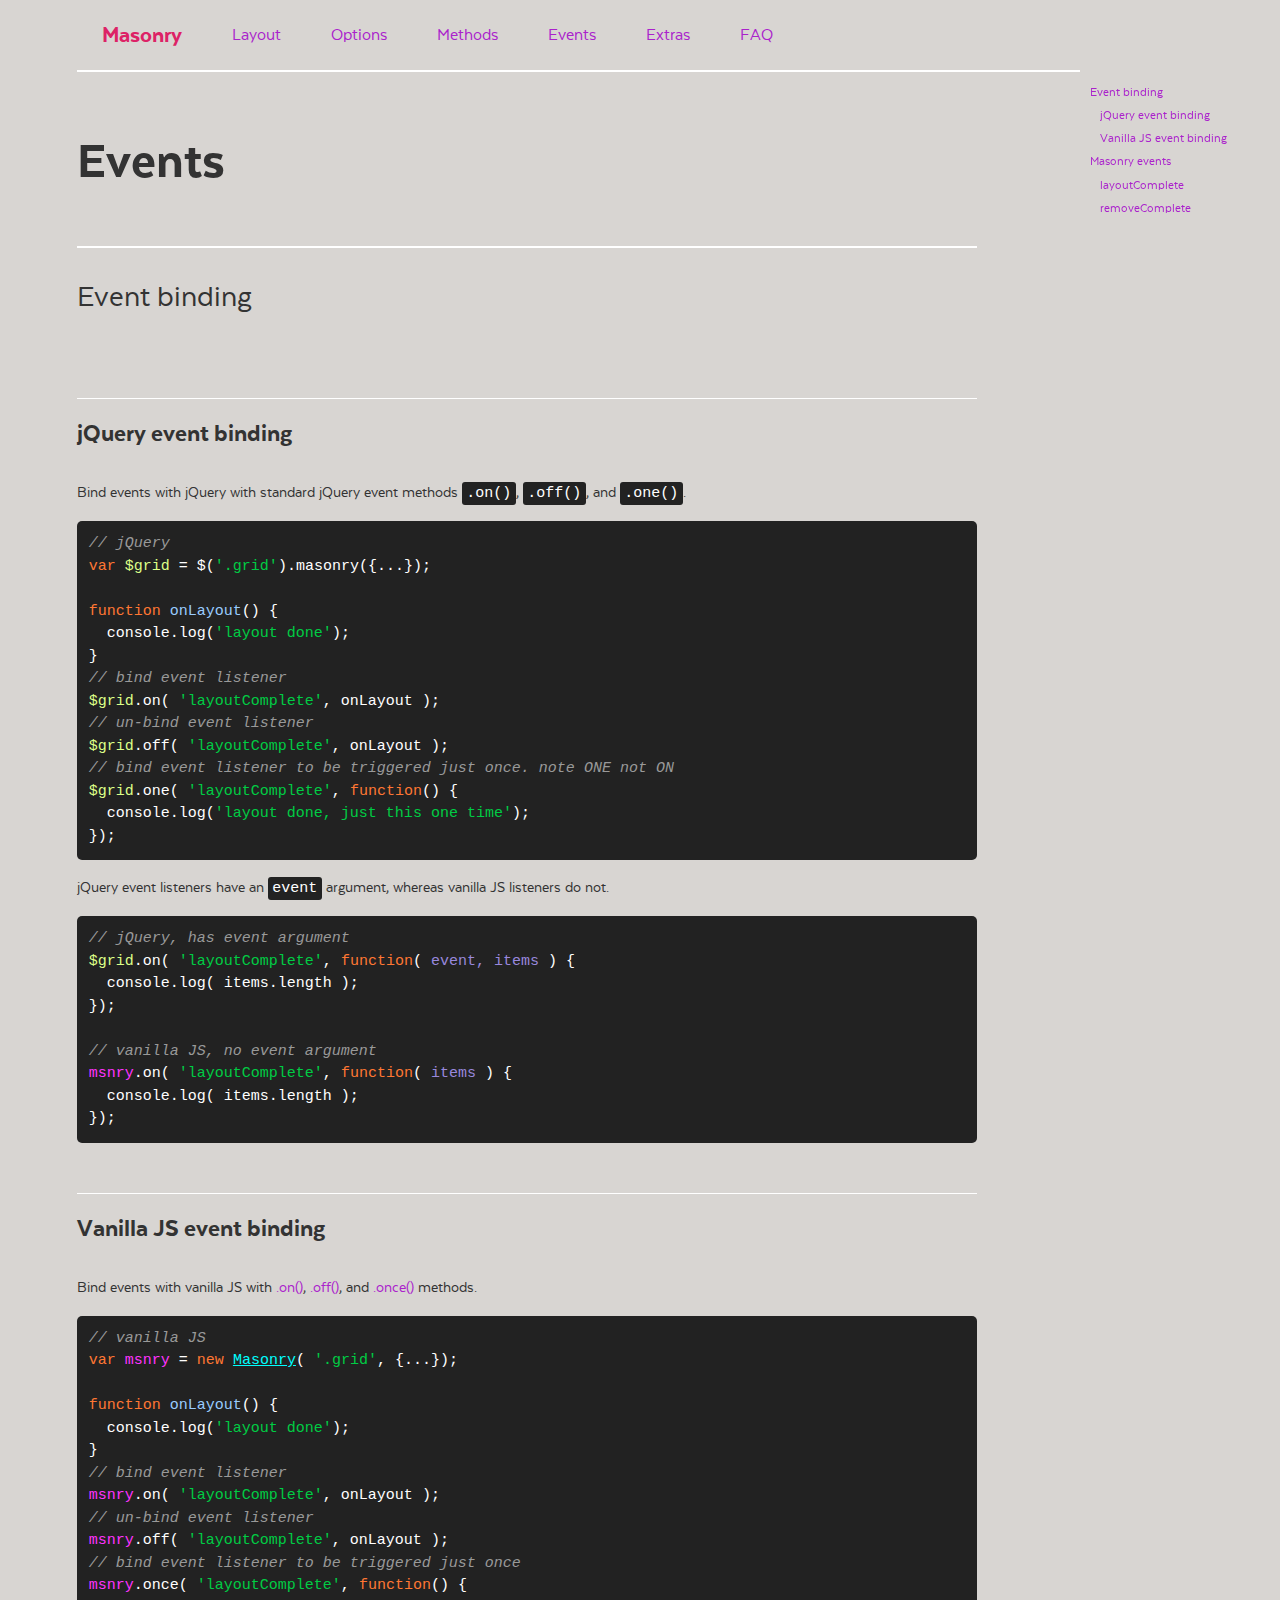
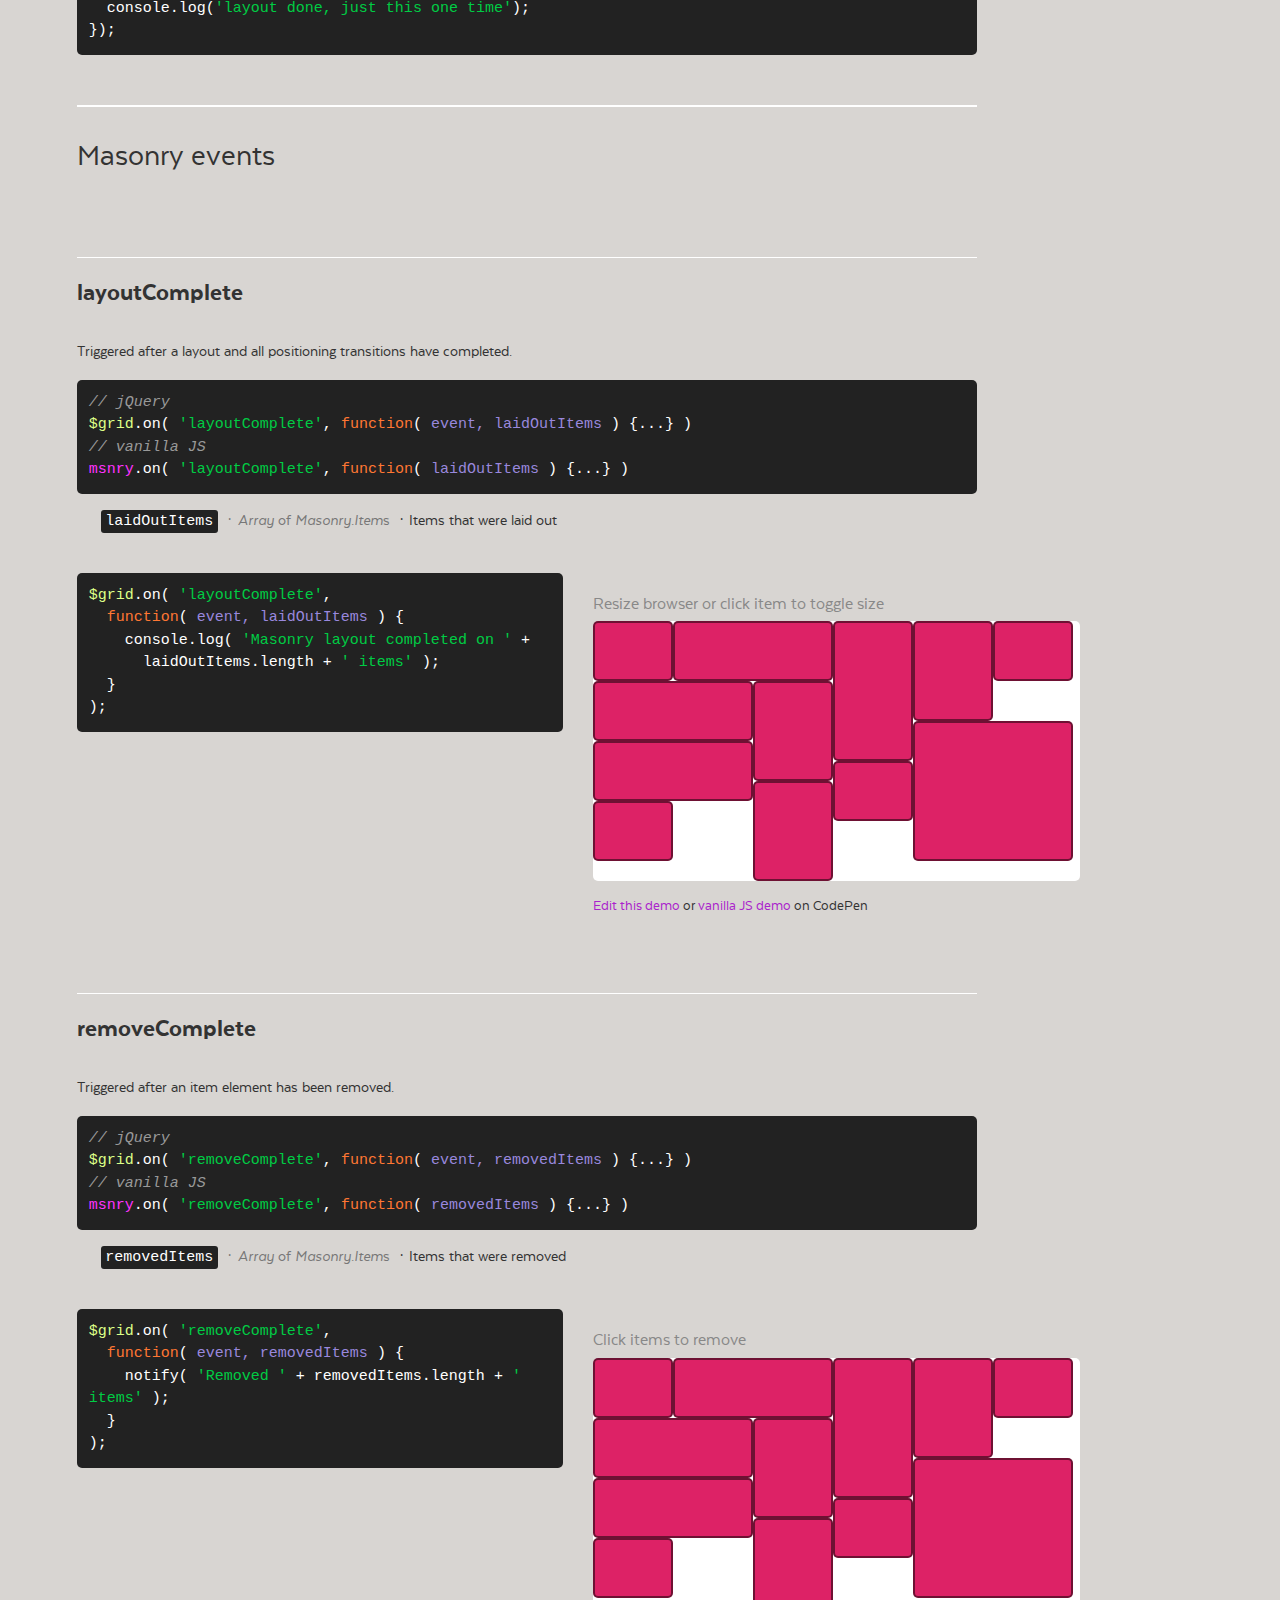
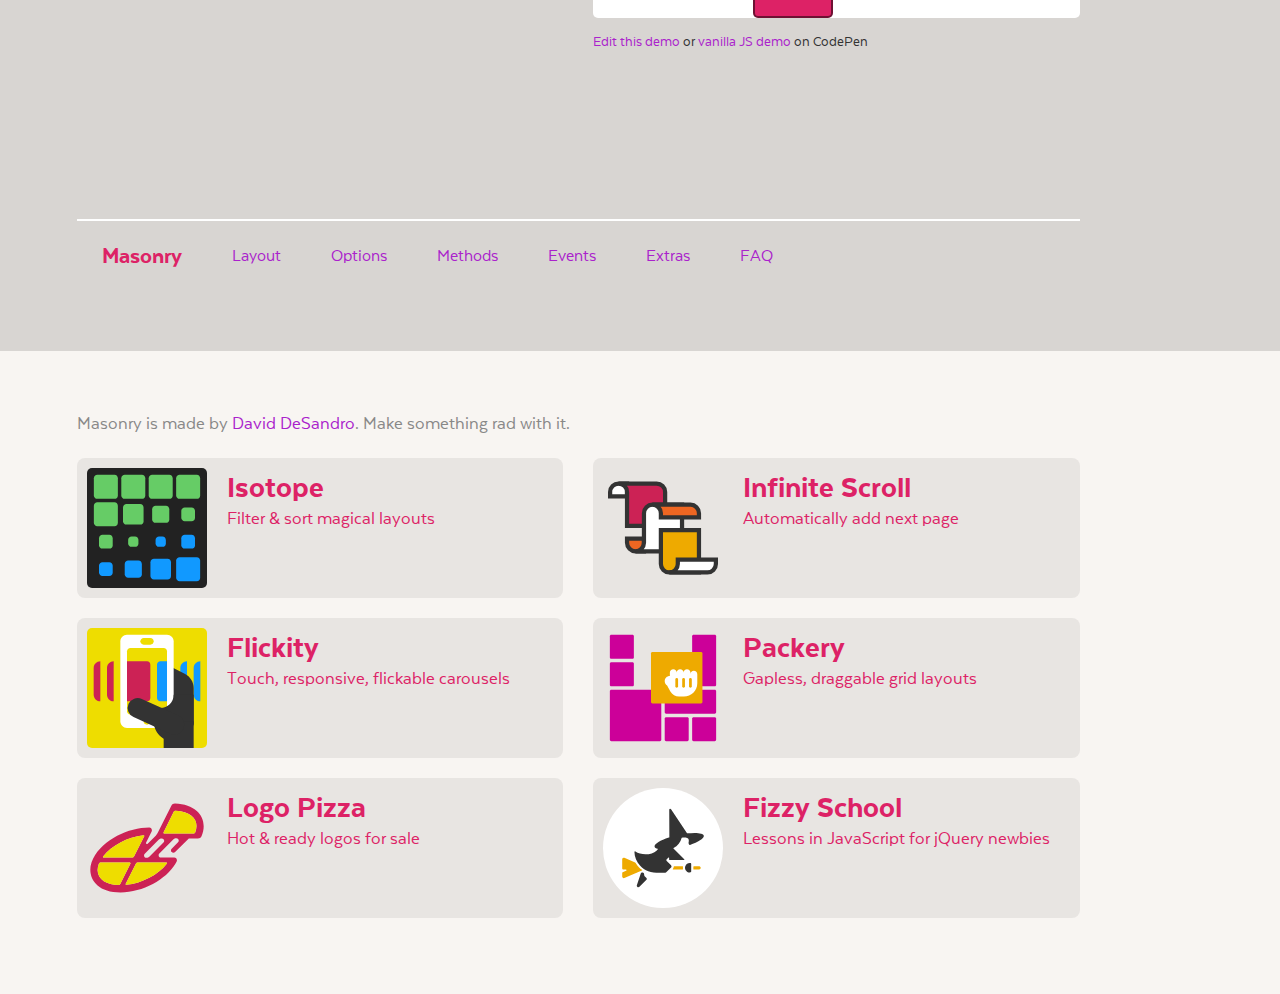
<file: masonry-docs/events.html>
<!doctype html>
<html class="export" lang="en">
<head>
  <meta charset="utf-8">
  <meta http-equiv="X-UA-Compatible" content="IE=edge,chrome=1">
  <meta name="viewport" content="width=device-width">
  <meta name="description" content="Cascading grid layout library">

  <title>Masonry &#xB7; Events</title>

    <link rel="stylesheet" href="css/masonry-docs.css?3" media="screen">

</head>
<body class="page--" data-page="">


  <div class="site-nav">
    <div class="container">
      <ol class="site-nav__list">
        <li class="site-nav__item site-nav__item--homepage">
          <a href=".">Masonry</a></li>
        <li class="site-nav__item site-nav__item--layout">
          <a href="layout.html">Layout</a></li>
        <li class="site-nav__item site-nav__item--options">
          <a href="options.html">Options</a></li>
        <li class="site-nav__item site-nav__item--methods">
          <a href="methods.html">Methods</a></li>
        <li class="site-nav__item site-nav__item--events">
          <a href="events.html">Events</a></li>
        <li class="site-nav__item site-nav__item--extras">
          <a href="extras.html">Extras</a></li>
        <li class="site-nav__item site-nav__item--faq">
          <a href="faq.html">FAQ</a></li>
      </ol>
    </div>
  </div>


  <div id="content" class="content container">

      <h1>Events</h1>

    <ul class="page-nav">
<li class="page-nav__item page-nav__item--h2"><a href="#event-binding">Event binding</a></li>
<li class="page-nav__item page-nav__item--h3"><a href="#jquery-event-binding">jQuery event binding</a></li>
<li class="page-nav__item page-nav__item--h3"><a href="#vanilla-js-event-binding">Vanilla JS event binding</a></li>
<li class="page-nav__item page-nav__item--h2"><a href="#masonry-events">Masonry events</a></li>
<li class="page-nav__item page-nav__item--h3"><a href="#layoutcomplete">layoutComplete</a></li>
<li class="page-nav__item page-nav__item--h3"><a href="#removecomplete">removeComplete</a></li>
</ul>


<div id="notification"></div>

<h2 id="event-binding">Event binding</h2>

<h3 id="jquery-event-binding">jQuery event binding</h3>

<p>Bind events with jQuery with standard jQuery event methods <code>.on()</code>, <code>.off()</code>, and <code>.one()</code>.</p>

<pre><code class="js"><span class="comment">// jQuery</span>
<span class="keyword">var</span> <span class="jquery_var">$grid</span> = $(<span class="string">&apos;.grid&apos;</span>).masonry({...});

<span class="function"><span class="keyword">function</span> <span class="title">onLayout</span>(<span class="params"></span>) </span>{
  <span class="built_in">console</span>.log(<span class="string">&apos;layout done&apos;</span>);
}
<span class="comment">// bind event listener</span>
<span class="jquery_var">$grid</span>.on( <span class="string">&apos;layoutComplete&apos;</span>, onLayout );
<span class="comment">// un-bind event listener</span>
<span class="jquery_var">$grid</span>.off( <span class="string">&apos;layoutComplete&apos;</span>, onLayout );
<span class="comment">// bind event listener to be triggered just once. note ONE not ON</span>
<span class="jquery_var">$grid</span>.one( <span class="string">&apos;layoutComplete&apos;</span>, <span class="function"><span class="keyword">function</span>(<span class="params"></span>) </span>{
  <span class="built_in">console</span>.log(<span class="string">&apos;layout done, just this one time&apos;</span>);
});
</code></pre>

<p>jQuery event listeners have an <code>event</code> argument, whereas vanilla JS listeners do not.</p>

<pre><code class="js"><span class="comment">// jQuery, has event argument</span>
<span class="jquery_var">$grid</span>.on( <span class="string">&apos;layoutComplete&apos;</span>, <span class="function"><span class="keyword">function</span>(<span class="params"> event, items </span>) </span>{
  <span class="built_in">console</span>.log( items.length );
});

<span class="comment">// vanilla JS, no event argument</span>
<span class="masonry_var">msnry</span>.on( <span class="string">&apos;layoutComplete&apos;</span>, <span class="function"><span class="keyword">function</span>(<span class="params"> items </span>) </span>{
  <span class="built_in">console</span>.log( items.length );
});
</code></pre>


<h3 id="vanilla-js-event-binding">Vanilla JS event binding</h3>

<p>Bind events with vanilla JS with <a href="methods.html#on">.on()</a>, <a href="methods.html#off">.off()</a>, and <a href="methods.html#once">.once()</a> methods.</p>

<pre><code class="js"><span class="comment">// vanilla JS</span>
<span class="keyword">var</span> <span class="masonry_var">msnry</span> = <span class="keyword">new</span> <span class="masonry_keyword">Masonry</span>( <span class="string">&apos;.grid&apos;</span>, {...});

<span class="function"><span class="keyword">function</span> <span class="title">onLayout</span>(<span class="params"></span>) </span>{
  <span class="built_in">console</span>.log(<span class="string">&apos;layout done&apos;</span>);
}
<span class="comment">// bind event listener</span>
<span class="masonry_var">msnry</span>.on( <span class="string">&apos;layoutComplete&apos;</span>, onLayout );
<span class="comment">// un-bind event listener</span>
<span class="masonry_var">msnry</span>.off( <span class="string">&apos;layoutComplete&apos;</span>, onLayout );
<span class="comment">// bind event listener to be triggered just once</span>
<span class="masonry_var">msnry</span>.once( <span class="string">&apos;layoutComplete&apos;</span>, <span class="function"><span class="keyword">function</span>(<span class="params"></span>) </span>{
  <span class="built_in">console</span>.log(<span class="string">&apos;layout done, just this one time&apos;</span>);
});
</code></pre>


<h2 id="masonry-events">Masonry events</h2>


<h3 id="layoutcomplete">layoutComplete</h3>

<p>Triggered after a layout and all positioning transitions have completed.</p>

<pre><code class="js"><span class="comment">// jQuery</span>
<span class="jquery_var">$grid</span>.on( <span class="string">&apos;layoutComplete&apos;</span>, <span class="function"><span class="keyword">function</span>(<span class="params"> event, laidOutItems </span>) </span>{...} )
<span class="comment">// vanilla JS</span>
<span class="masonry_var">msnry</span>.on( <span class="string">&apos;layoutComplete&apos;</span>, <span class="function"><span class="keyword">function</span>(<span class="params"> laidOutItems </span>) </span>{...} )
</code></pre>

<p class="argument">
  <code class="argument__code">laidOutItems</code>
  <span class="argument__type"><i>Array</i> of <i>Masonry.Item</i>s</span>
  <span class="argument__description">Items that were laid out</span>
</p>

<div class="duo example">
  <div class="duo__cell example__code">
<pre><code class="js"><span class="jquery_var">$grid</span>.on( <span class="string">&apos;layoutComplete&apos;</span>,
  <span class="function"><span class="keyword">function</span>(<span class="params"> event, laidOutItems </span>) </span>{
    <span class="built_in">console</span>.log( <span class="string">&apos;Masonry layout completed on &apos;</span> +
      laidOutItems.length + <span class="string">&apos; items&apos;</span> );
  }
);
</code></pre>
  </div>
  <div class="duo__cell example__demo" data-js="layout-complete-demo">
    <p class="instruction">Resize browser or click item to toggle size</p>
    <div class="grid grid--clickable">
      <div class="grid-item"></div>
      <div class="grid-item grid-item--width2"></div>
      <div class="grid-item grid-item--height3"></div>
      <div class="grid-item grid-item--height2"></div>
      <div class="grid-item grid-item--width2"></div>
      <div class="grid-item"></div>
      <div class="grid-item grid-item--width2 grid-item--height3"></div>
      <div class="grid-item grid-item--height2"></div>
      <div class="grid-item grid-item--width2"></div>
      <div class="grid-item"></div>
      <div class="grid-item grid-item--height2"></div>
      <div class="grid-item"></div>
    </div>
    <p class="edit-demo">
        <a href="https://codepen.io/desandro/pen/yNgmNv">Edit this demo</a>
        or <a href="https://codepen.io/desandro/pen/htsui">vanilla JS demo</a> on CodePen
    </p>
  </div>
</div>


<h3 id="removecomplete">removeComplete</h3>

<p>Triggered after an item element has been removed.</p>

<pre><code class="js"><span class="comment">// jQuery</span>
<span class="jquery_var">$grid</span>.on( <span class="string">&apos;removeComplete&apos;</span>, <span class="function"><span class="keyword">function</span>(<span class="params"> event, removedItems </span>) </span>{...} )
<span class="comment">// vanilla JS</span>
<span class="masonry_var">msnry</span>.on( <span class="string">&apos;removeComplete&apos;</span>, <span class="function"><span class="keyword">function</span>(<span class="params"> removedItems </span>) </span>{...} )
</code></pre>

<p class="argument">
  <code class="argument__code">removedItems</code>
  <span class="argument__type"><i>Array</i> of <i>Masonry.Item</i>s</span>
  <span class="argument__description">Items that were removed</span>
</p>

<div class="duo example">
  <div class="duo__cell example__code">
<pre><code class="js"><span class="jquery_var">$grid</span>.on( <span class="string">&apos;removeComplete&apos;</span>,
  <span class="function"><span class="keyword">function</span>(<span class="params"> event, removedItems </span>) </span>{
    notify( <span class="string">&apos;Removed &apos;</span> + removedItems.length + <span class="string">&apos; items&apos;</span> );
  }
);
</code></pre>
  </div>
  <div class="duo__cell example__demo" data-js="remove-complete-demo">
    <p class="instruction">Click items to remove</p>
    <div class="grid grid--clickable">
      <div class="grid-item"></div>
      <div class="grid-item grid-item--width2"></div>
      <div class="grid-item grid-item--height3"></div>
      <div class="grid-item grid-item--height2"></div>
      <div class="grid-item grid-item--width2"></div>
      <div class="grid-item"></div>
      <div class="grid-item grid-item--width2 grid-item--height3"></div>
      <div class="grid-item grid-item--height2"></div>
      <div class="grid-item grid-item--width2"></div>
      <div class="grid-item"></div>
      <div class="grid-item grid-item--height2"></div>
      <div class="grid-item"></div>
    </div>
    <p class="edit-demo">
        <a href="https://codepen.io/desandro/pen/mJRNVV">Edit this demo</a>
        or <a href="https://codepen.io/desandro/pen/JknEe">vanilla JS demo</a> on CodePen
    </p>
  </div>
</div>


  </div>

  <div class="site-nav">
    <div class="container">
      <ol class="site-nav__list">
        <li class="site-nav__item site-nav__item--homepage">
          <a href=".">Masonry</a></li>
        <li class="site-nav__item site-nav__item--layout">
          <a href="layout.html">Layout</a></li>
        <li class="site-nav__item site-nav__item--options">
          <a href="options.html">Options</a></li>
        <li class="site-nav__item site-nav__item--methods">
          <a href="methods.html">Methods</a></li>
        <li class="site-nav__item site-nav__item--events">
          <a href="events.html">Events</a></li>
        <li class="site-nav__item site-nav__item--extras">
          <a href="extras.html">Extras</a></li>
        <li class="site-nav__item site-nav__item--faq">
          <a href="faq.html">FAQ</a></li>
      </ol>
    </div>
  </div>

  <div class="site-footer">
    <div class="container">
  
      <p class="site-footer__copy">
        Masonry is made by <a href="https://desandro.com">David DeSandro</a>.
        Make something rad with it.
      </p>
  
      <div class="showcase">
      
        <ul class="showcase-item-list">
            <li class="showcase-item">
              <a class="showcase-item__link" href="https://isotope.metafizzy.co">
                <div class="showcase-item__image">
                    <svg class="isotope-illo" xmlns="http://www.w3.org/2000/svg" viewbox="0 0 350 350" width="100" height="100">
                      <path class="isotope-illo__color1" fill="#6C6" d="M80 170H30c-6 0-10-5-10-10v-50c0-6 5-10 10-10h50c6 0 10 5 10 10v50C90 166 86 170 80 170z"/>
                      <path class="isotope-illo__color1" fill="#6C6" d="M80 90H30c-6 0-10-5-10-10V30c0-6 5-10 10-10h50c6 0 10 5 10 10v50C90 86 86 90 80 90z"/>
                      <path class="isotope-illo__color1" fill="#6C6" d="M160 90h-50c-6 0-10-5-10-10V30c0-6 5-10 10-10h50c6 0 10 5 10 10v50C170 86 166 90 160 90z"/>
                      <path class="isotope-illo__color1" fill="#6C6" d="M240 90h-50c-6 0-10-5-10-10V30c0-6 5-10 10-10h50c6 0 10 5 10 10v50C250 86 246 90 240 90z"/>
                      <path class="isotope-illo__color1" fill="#6C6" d="M320 90h-50c-6 0-10-5-10-10V30c0-6 5-10 10-10h50c6 0 10 5 10 10v50C330 86 326 90 320 90z"/>
                      <path class="isotope-illo__color1" fill="#6C6" d="M155 165h-40c-6 0-10-5-10-10v-40c0-6 5-10 10-10h40c6 0 10 5 10 10v40 C165 161 161 165 155 165z"/>
                      <path class="isotope-illo__color1" fill="#6C6" d="M230 160h-30c-6 0-10-5-10-10v-30c0-6 5-10 10-10h30c6 0 10 5 10 10v30 C240 156 236 160 230 160z"/>
                      <path class="isotope-illo__color1" fill="#6C6" d="M305 155h-20c-6 0-10-5-10-10v-20c0-6 5-10 10-10h20c6 0 10 5 10 10v20 C315 151 311 155 305 155z"/>
                      <path class="isotope-illo__color1" fill="#6C6" d="M65 235H45c-6 0-10-5-10-10v-20c0-6 5-10 10-10h20c6 0 10 5 10 10v20C75 231 71 235 65 235z"/>
                      <path class="isotope-illo__color1" fill="#6C6" d="M140 230h-10c-6 0-10-5-10-10v-10c0-6 5-10 10-10h10c6 0 10 5 10 10v10 C150 226 146 230 140 230z"/>
                      <path class="isotope-illo__color2" fill="#19F" d="M305 235h-20c-6 0-10-5-10-10v-20c0-6 5-10 10-10h20c6 0 10 5 10 10v20 C315 231 311 235 305 235z"/>
                      <path class="isotope-illo__color2" fill="#19F" d="M65 315H45c-6 0-10-5-10-10v-20c0-6 5-10 10-10h20c6 0 10 5 10 10v20C75 311 71 315 65 315z"/>
                      <path class="isotope-illo__color2" fill="#19F" d="M150 320h-30c-6 0-10-5-10-10v-30c0-6 5-10 10-10h30c6 0 10 5 10 10v30 C160 316 156 320 150 320z"/>
                      <path class="isotope-illo__color2" fill="#19F" d="M220 230h-10c-6 0-10-5-10-10v-10c0-6 5-10 10-10h10c6 0 10 5 10 10v10 C230 226 226 230 220 230z"/>
                      <path class="isotope-illo__color2" fill="#19F" d="M235 325h-40c-6 0-10-5-10-10v-40c0-6 5-10 10-10h40c6 0 10 5 10 10v40 C245 321 241 325 235 325z"/>
                      <path class="isotope-illo__color2" fill="#19F" d="M320 330h-50c-6 0-10-5-10-10v-50c0-6 5-10 10-10h50c6 0 10 5 10 10v50 C330 326 326 330 320 330z"/>
                    </svg>
                </div>
                <div class="showcase-item__text">
                  <h3 class="showcase-item__title">Isotope</h3>
                  <p class="showcase-item__description">Filter &amp; sort magical layouts</p>
                </div>
              </a>
            </li>
      
            <li class="showcase-item">
              <a class="showcase-item__link" href="https://infinite-scroll.com">
                <div class="showcase-item__image">
                    <svg class="infinite-scroll-illo" xmlns="http://www.w3.org/2000/svg" viewbox="0 0 520 520" width="200" height="200">
                      <path class="infinite-scroll-illo__page infinite-scroll-illo__page--back" d="M90,110H10V90c0-22,18-40,40-40h40V110z"/>
                      <path class="infinite-scroll-illo__page infinite-scroll-illo__page--front1" d="M270,90L270,90c0-22-18-40-40-40h0H50h0c22,0,40,18,40,40v0v0v160h180V90z"/>
                      <path class="infinite-scroll-illo__page infinite-scroll-illo__page--front2" d="M170,330v-20H90v20v0c0,22,18,40,40,40h0h40V330z"/>
                      <path class="infinite-scroll-illo__page infinite-scroll-illo__page--back" d="M350,150H210c-22,0-40,18-40,40v140v0c0,22-18,40-40,40h0h220V150z"/>
                      <path class="infinite-scroll-illo__page infinite-scroll-illo__page--front3" d="M430,470V270H250v160c0,22,18,40,40,40H430z"/>
                      <path class="infinite-scroll-illo__page infinite-scroll-illo__page--front2" d="M250,190v20h180v-20c0-22-18-40-40-40H210h0C232,150,250,168,250,190L250,190z"/>
                      <path class="infinite-scroll-illo__page infinite-scroll-illo__page--back" d="M330,410v20v0c0,22-18,40-40,40h0h180c22,0,40-18,40-40v-20H330z"/>
                    </svg>
                </div>
                <div class="showcase-item__text">
                  <h3 class="showcase-item__title">Infinite Scroll</h3>
                  <p class="showcase-item__description">Automatically add next page</p>
                </div>
              </a>
            </li>
      
            <li class="showcase-item">
              <a class="showcase-item__link" href="https://flickity.metafizzy.co">
                <div class="showcase-item__image">
                    <svg class="flickity-illo" xmlns="http://www.w3.org/2000/svg" viewbox="0 0 360 360" width="100" height="100">
                      <path class="flickity-illo__color1" fill="#19F" d="M300 220L300 220c-11 0-20-9-20-20v-80c0-11 9-20 20-20h0V220z"/>
                      <path class="flickity-illo__color1" fill="#19F" d="M340 220L340 220c-11 0-20-9-20-20v-80c0-11 9-20 20-20h0V220z"/>
                      <path class="flickity-illo__color2" fill="#333" d="M320 290V180c0-18-10-35-27-43L240 110v180H320z"/>
                      <path class="flickity-illo__color3" fill="white" d="M240 300H120c-11 0-20-9-20-20V40c0-11 9-20 20-20h120c11 0 20 9 20 20v240C260 291 251 300 240 300z"/>
                      <path class="flickity-illo__color4" fill="#ED0" d="M230 260H130c-6 0-10-5-10-10V70c0-6 5-10 10-10h100c6 0 10 5 10 10v180 C240 256 236 260 230 260z"/>
                      <path class="flickity-illo__color2" fill="#333" d="M260 200h60v81c0 32-26 59-59 59h0c-34 0-61-27-61-61V240h20 C242 240 260 222 260 200L260 200z"/>
                      <path class="flickity-illo__color5" fill="#C25" d="M180 220h-60V100h60c6 0 10 5 10 10v100C190 216 186 220 180 220z"/>
                      <path class="flickity-illo__color1" fill="#19F" d="M240 220h-20c-6 0-10-5-10-10V110c0-6 5-10 10-10h20V220z"/>
                      <rect class="flickity-illo__color2" fill="#333" x="230" y="280" width="90" height="80"/>
                      <circle class="flickity-illo__color4" fill="#ED0" cx="180" cy="280" r="10"/>
                      <line class="flickity-illo__thumb" stroke="#333" stroke-width="60" stroke-linecap="round" x1="262" y1="290" x2="152" y2="240"/>
                      <path class="flickity-illo__color4" fill="#ED0" d="M190 50h-20c-6 0-10-5-10-10v0c0-6 5-10 10-10h20c6 0 10 5 10 10v0C200 46 196 50 190 50z"/>
                      <path class="flickity-illo__color5" fill="#C25" d="M80 220L80 220c-11 0-20-9-20-20v-80c0-11 9-20 20-20h0V220z"/>
                      <path class="flickity-illo__color5" fill="#C25" d="M40 220L40 220c-11 0-20-9-20-20v-80c0-11 9-20 20-20h0V220z"/>
                    </svg>
                </div>
                <div class="showcase-item__text">
                  <h3 class="showcase-item__title">Flickity</h3>
                  <p class="showcase-item__description">Touch, responsive, flickable carousels</p>
                </div>
              </a>
            </li>
      
            <li class="showcase-item">
              <a class="showcase-item__link" href="https://packery.metafizzy.co">
                <div class="showcase-item__image">
                    <svg class="packery-illo" xmlns="http://www.w3.org/2000/svg" viewbox="0 0 700 700" width="100" height="100">
                      <path class="packery-illo__item" fill="#C09" d="M172 180H48c-4 0-8-4-8-8V48c0-4 4-8 8-8h124c4 0 8 4 8 8v124C180 176 176 180 172 180z"/>
                      <path class="packery-illo__item" fill="#C09" d="M172 340H48c-4 0-8-4-8-8V208c0-4 4-8 8-8h124c4 0 8 4 8 8v124C180 336 176 340 172 340z"/>
                      <path class="packery-illo__item" fill="#C09" d="M492 660H368c-4 0-8-4-8-8V528c0-4 4-8 8-8h124c4 0 8 4 8 8v124C500 656 496 660 492 660z"/>
                      <path class="packery-illo__item" fill="#C09" d="M652 660H528c-4 0-8-4-8-8V528c0-4 4-8 8-8h124c4 0 8 4 8 8v124C660 656 656 660 652 660z"/>
                      <path class="packery-illo__item" fill="#C09" d="M652 500H368c-4 0-8-4-8-8V368c0-4 4-8 8-8h284c4 0 8 4 8 8v124C660 496 656 500 652 500z"/>
                      <path class="packery-illo__item" fill="#C09" d="M332 660H48c-4 0-8-4-8-8V368c0-4 4-8 8-8h284c4 0 8 4 8 8v284C340 656 336 660 332 660z"/>
                      <path class="packery-illo__item" fill="#C09" d="M652 340H528c-4 0-8-4-8-8V48c0-4 4-8 8-8h124c4 0 8 4 8 8v284C660 336 656 340 652 340z"/>
                      <path class="packery-illo__draggie" fill="#EA0" d="M572 440H288c-4 0-8-4-8-8V148c0-4 4-8 8-8h284c4 0 8 4 8 8v284C580 436 576 440 572 440z"/>
                      <g>
                        <path class="packery-illo__hand" fill="white" d="M530 250c-11 0-20 9-20 20v-10c0-11-9-20-20-20s-20 9-20 20c0-11-9-20-20-20s-20 9-20 20c0-11-9-20-20-20
                          s-20 9-20 20v20c-17 0-30 13-30 30c0 11 6 20 14 25l19 35c10 18 30 30 51 30h28
                          c43 0 78-35 78-78V270C550 259 541 250 530 250z"/>
                        <line class="packery-illo__hand-line" stroke="#EA0" fill="none" stroke-width="16" stroke-linecap="round" x1="430" y1="300" x2="430" y2="340"/>
                        <line class="packery-illo__hand-line" stroke="#EA0" fill="none" stroke-width="16" stroke-linecap="round" x1="470" y1="300" x2="470" y2="340"/>
                        <line class="packery-illo__hand-line" stroke="#EA0" fill="none" stroke-width="16" stroke-linecap="round" x1="510" y1="300" x2="510" y2="340"/>
                      </g>
                    </svg>
                </div>
                <div class="showcase-item__text">
                  <h3 class="showcase-item__title">Packery</h3>
                  <p class="showcase-item__description">Gapless, draggable grid layouts</p>
                </div>
              </a>
            </li>
      
            <li class="showcase-item">
              <a class="showcase-item__link" href="http://logo.pizza">
                <div class="showcase-item__image">
                    <svg class="logo-pizza-illo" xmlns="http://www.w3.org/2000/svg" viewbox="0 0 700 700" width="100" height="100">
                      <path class="logo-pizza-illo__outline" fill="#C25" d="M513 91c-9-0-17 5-21 12l-80 160c-3 5-6 10-11 15l-47 47
                        c-5 5-12-1-9-7l32-64c5-11-2-23-14-23h-0c-121 0-268 70-327 180
                        C-9 497 35 609 196 609c138 0 279-85 327-180v0c5-11-2-23-14-23h-77c-13 0-19-15-10-24
                        l81-81c5-5 11-8 18-8l0 0c13 0 19 15 10 24L494 354c-6 6-6 14 0 20c3 3 6 4 10 4
                        c4 0 7-1 10-4l80-80h53c9 0 17-5 21-13C707 190 656 97 513 91z M334 281l-59 117
                        c-2 5-7 8-13 8H97c-4 0-6-4-3-7c49-64 143-114 236-124C333 275 335 278 334 281z
                         M70 441c2-4 6-7 10-7h168c4 0 7 4 5 8l-59 118c-2 4-6 6-11 6
                        C106 565 38 521 70 441z M466 441c-49 64-143 114-236 124c-3 0-6-3-4-6l59-117
                        c2-5 7-8 13-8h166C466 434 468 438 466 441z M446 318l-81 81c-5 5-11 8-18 8l0 0
                        c-13 0-19-15-10-24l81-81c5-5 11-8 18-8l0 0C449 294 455 309 446 318z M447 258L506 139
                        c2-4 6-7 11-6c101 7 140 60 114 126c-2 4-6 7-10 7H452C448 266 445 262 447 258z"/>
                      <path class="logo-pizza-illo__slice" fill="#ED0" d="M334 281l-59 117c-2 5-7 8-13 8H97c-4 0-6-4-3-7
                        c49-64 143-114 236-124C333 275 335 278 334 281z"/>
                      <path class="logo-pizza-illo__slice" fill="#ED0" d="M70 441c2-4 6-7 10-7h168c4 0 7 4 5 8l-59 118c-2 4-6 6-11 6
                        C106 565 38 521 70 441z"/>
                      <path class="logo-pizza-illo__slice" fill="#ED0" d="M466 441c-49 64-143 114-236 124c-3 0-6-3-4-6l59-117
                        c2-5 7-8 13-8h166C466 434 468 438 466 441z"/>
                      <path class="logo-pizza-illo__slice" fill="#ED0" d="M447 258L506 139c2-4 6-7 11-6c101 7 140 60 114 126c-2 4-6 7-10 7H452
                        C448 266 445 262 447 258z"/>
                    </svg>
                </div>
                <div class="showcase-item__text">
                  <h3 class="showcase-item__title">Logo Pizza</h3>
                  <p class="showcase-item__description">Hot &amp; ready logos for sale</p>
                </div>
              </a>
            </li>
      
            <li class="showcase-item">
              <a class="showcase-item__link" href="http://fizzy.school">
                <div class="showcase-item__image">
                    <svg class="witchie-logo" xmlns="http://www.w3.org/2000/svg" viewbox="0 0 1000 1000" width="200" height="200">
                      <circle class="witchie-logo__moon" fill="white" cx="500" cy="500" r="500"/>
                      <path class="witchie-logo__broom" fill="#EA0" d="M582 675a35 35 0 0 0 8-20 3 3 0 0 1 3-2h71a3 3 0 0 1 3 3 59 59 0 0 0 0 20 3 3 0 0 1-3 3h-79A3 3 0 0 1 582 675Zm219 4a13 13 0 0 0 13-14c-1-7-7-12-14-12h-44a3 3 0 0 0-3 3v21a3 3 0 0 0 3 3ZM299 660a203 203 0 0 1-27-36 8 8 0 0 0-4-3L178 582a13 13 0 0 0-18 12v77a8 8 0 0 0 8 8h22a5 5 0 0 1 2 10L164 703a8 8 0 0 0-4 7v28a13 13 0 0 0 18 12l146-63a3 3 0 0 0 1-5A197 197 0 0 1 299 660Z"/>
                      <path class="witchie-logo__dress" fill="#333" d="M326 705h4a13 13 0 0 1 13 13v8a13 13 0 0 0 4 9l13 13a13 13 0 0 1 0 19l-56 56c-10 10-26-0-22-13L314 714A13 13 0 0 1 326 705Zm397-79c-27 0-47 26-37 54 3 7 11 16 17 19a42 42 0 0 0 19 5 38 38 0 0 0 7-1 8 8 0 0 0 6-8v-62a8 8 0 0 0-6-8 38 38 0 0 0-7-1M840 397c-3-15-33-23-77-23a521 521 0 0 0-59 4 5 5 0 0 1-5-2L567 177a8 8 0 0 0-7-4 8 8 0 0 0-8 8l1 227a5 5 0 0 1-4 5c-74 24-123 55-119 76 2 8 11 14 26 18a3 3 0 0 1 1 4l-11 11c-20 20-56 30-92 30-31 0-63-8-84-23a5 5 0 0 0-3-1 5 5 0 0 0-5 5c0 78 68 173 183 173h75a10 10 0 0 0 7-3l38-38a16 16 0 0 0 0-23l-34-34a10 10 0 0 1 0-14l15-15a3 3 0 0 1 5 2v15a5 5 0 0 0 5 5H674a4 4 0 0 0 3-7l-90-90a3 3 0 0 1 1-4c34-19 59-49 67-84a3 3 0 0 1 2-2c6-1 12-1 17-1 22 0 37 5 39 14 1 6 3 11 2 17-5 17 1 31 8 31a6 6 0 0 0 2-0C797 448 845 419 840 397Z"/>
                    </svg>
                </div>
                <div class="showcase-item__text">
                  <h3 class="showcase-item__title">Fizzy School</h3>
                  <p class="showcase-item__description">Lessons in JavaScript for jQuery newbies</p>
                </div>
              </a>
            </li>
      
        </ul> 
      
      </div>
  
    </div>
  </div>

  <script src="js/masonry-docs.min.js?2"></script>


</body>
</html>
</file>
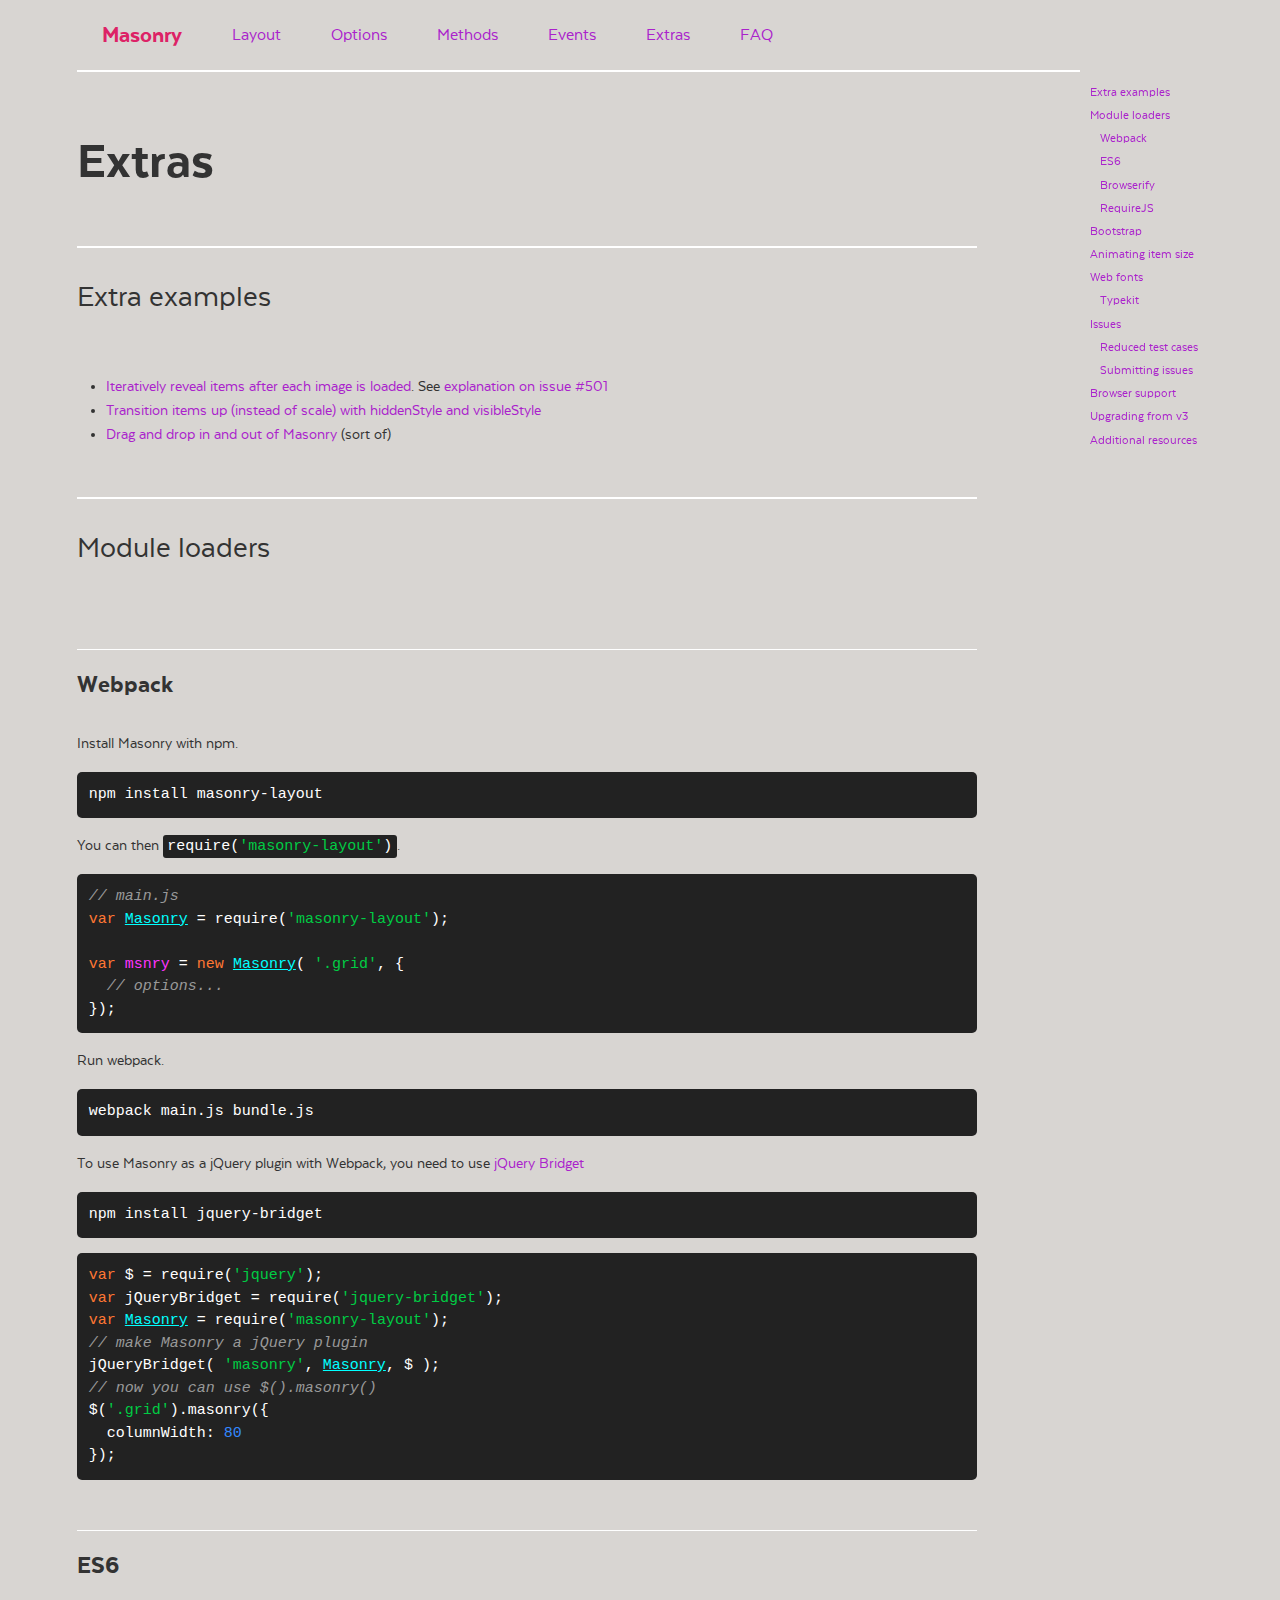
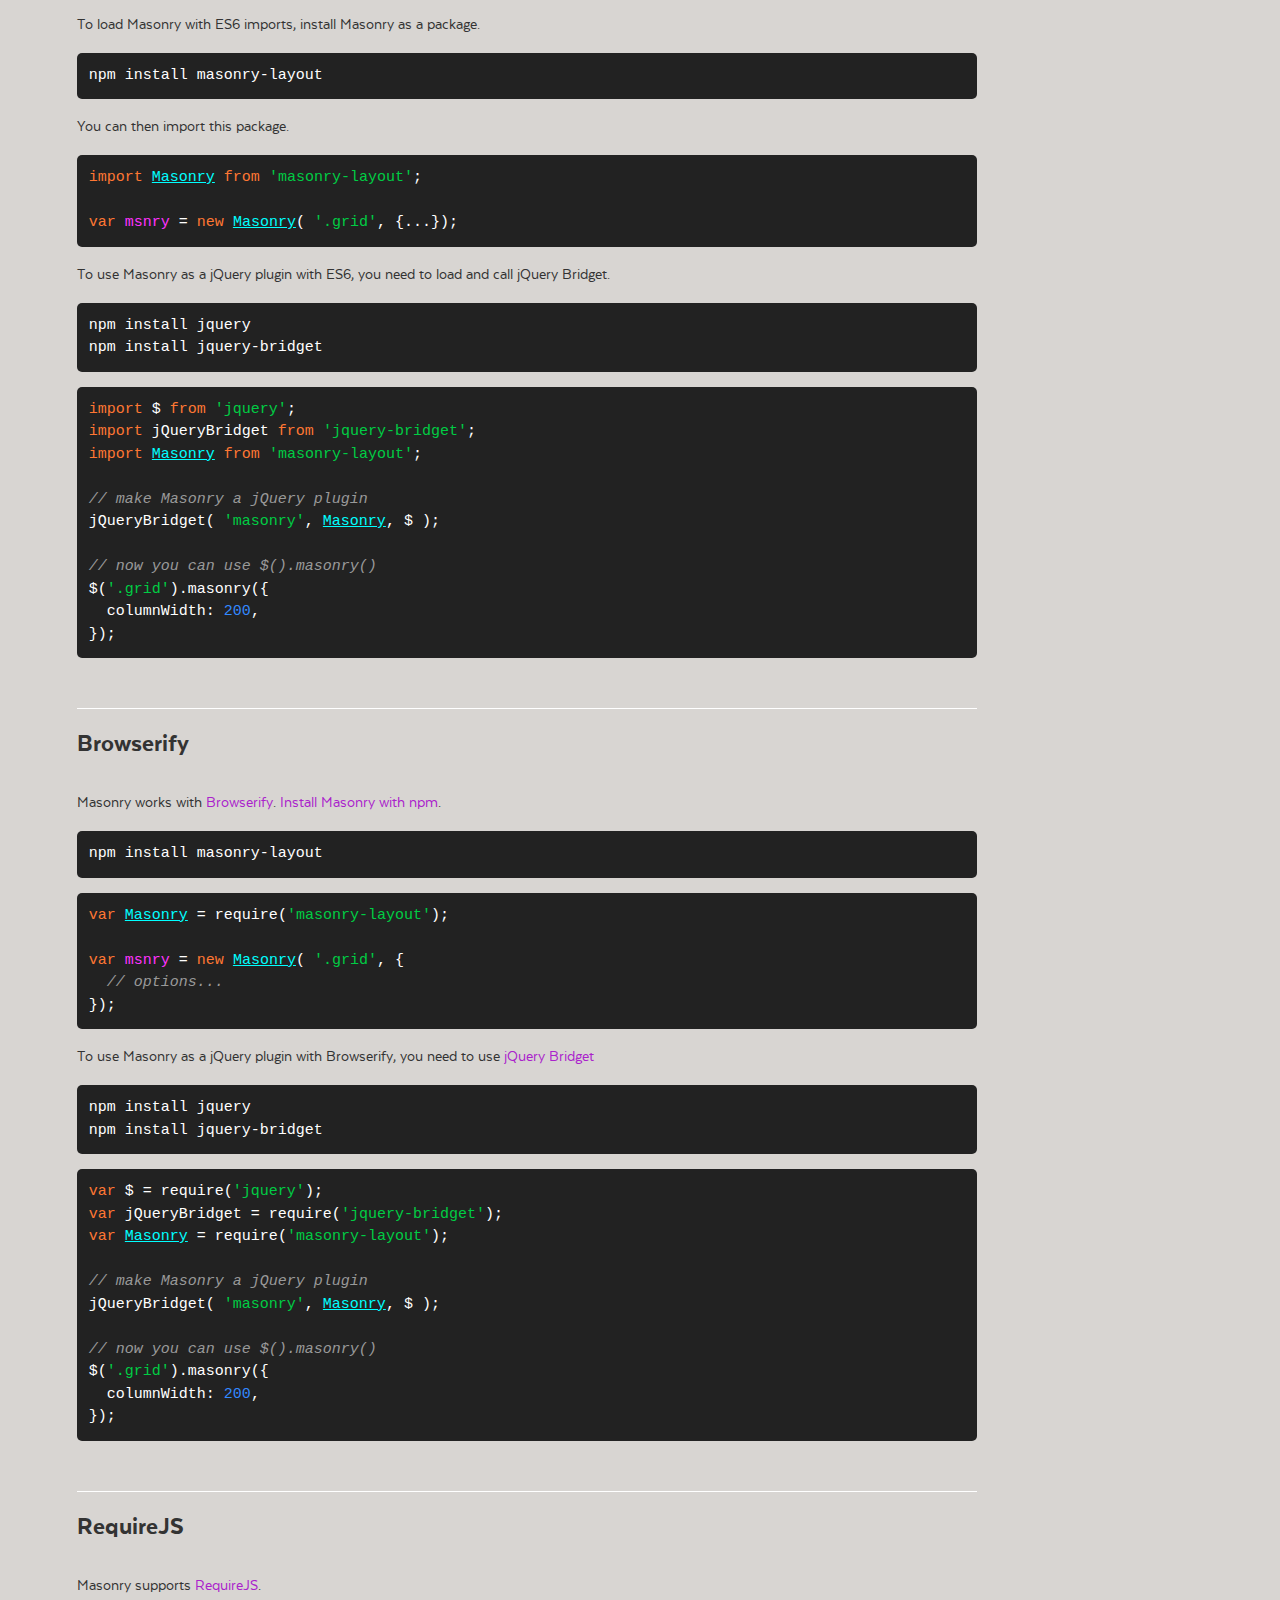
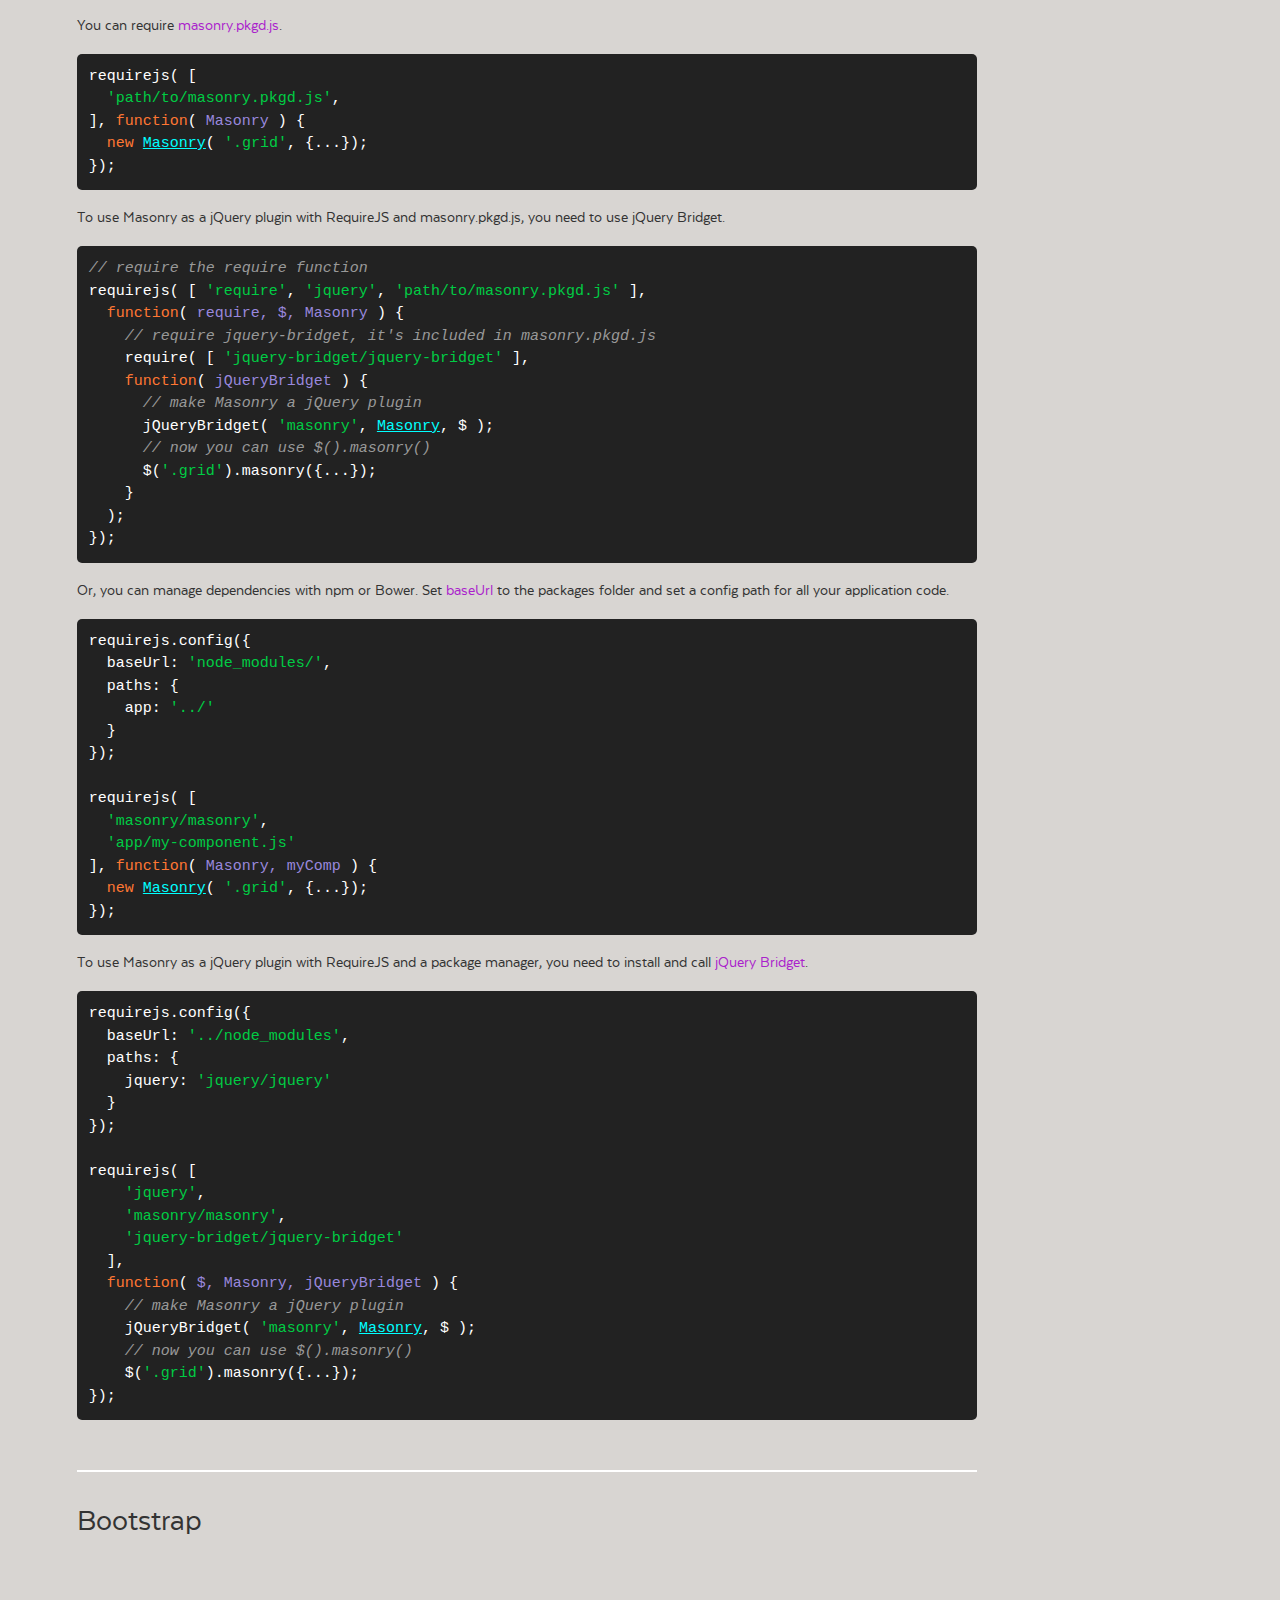
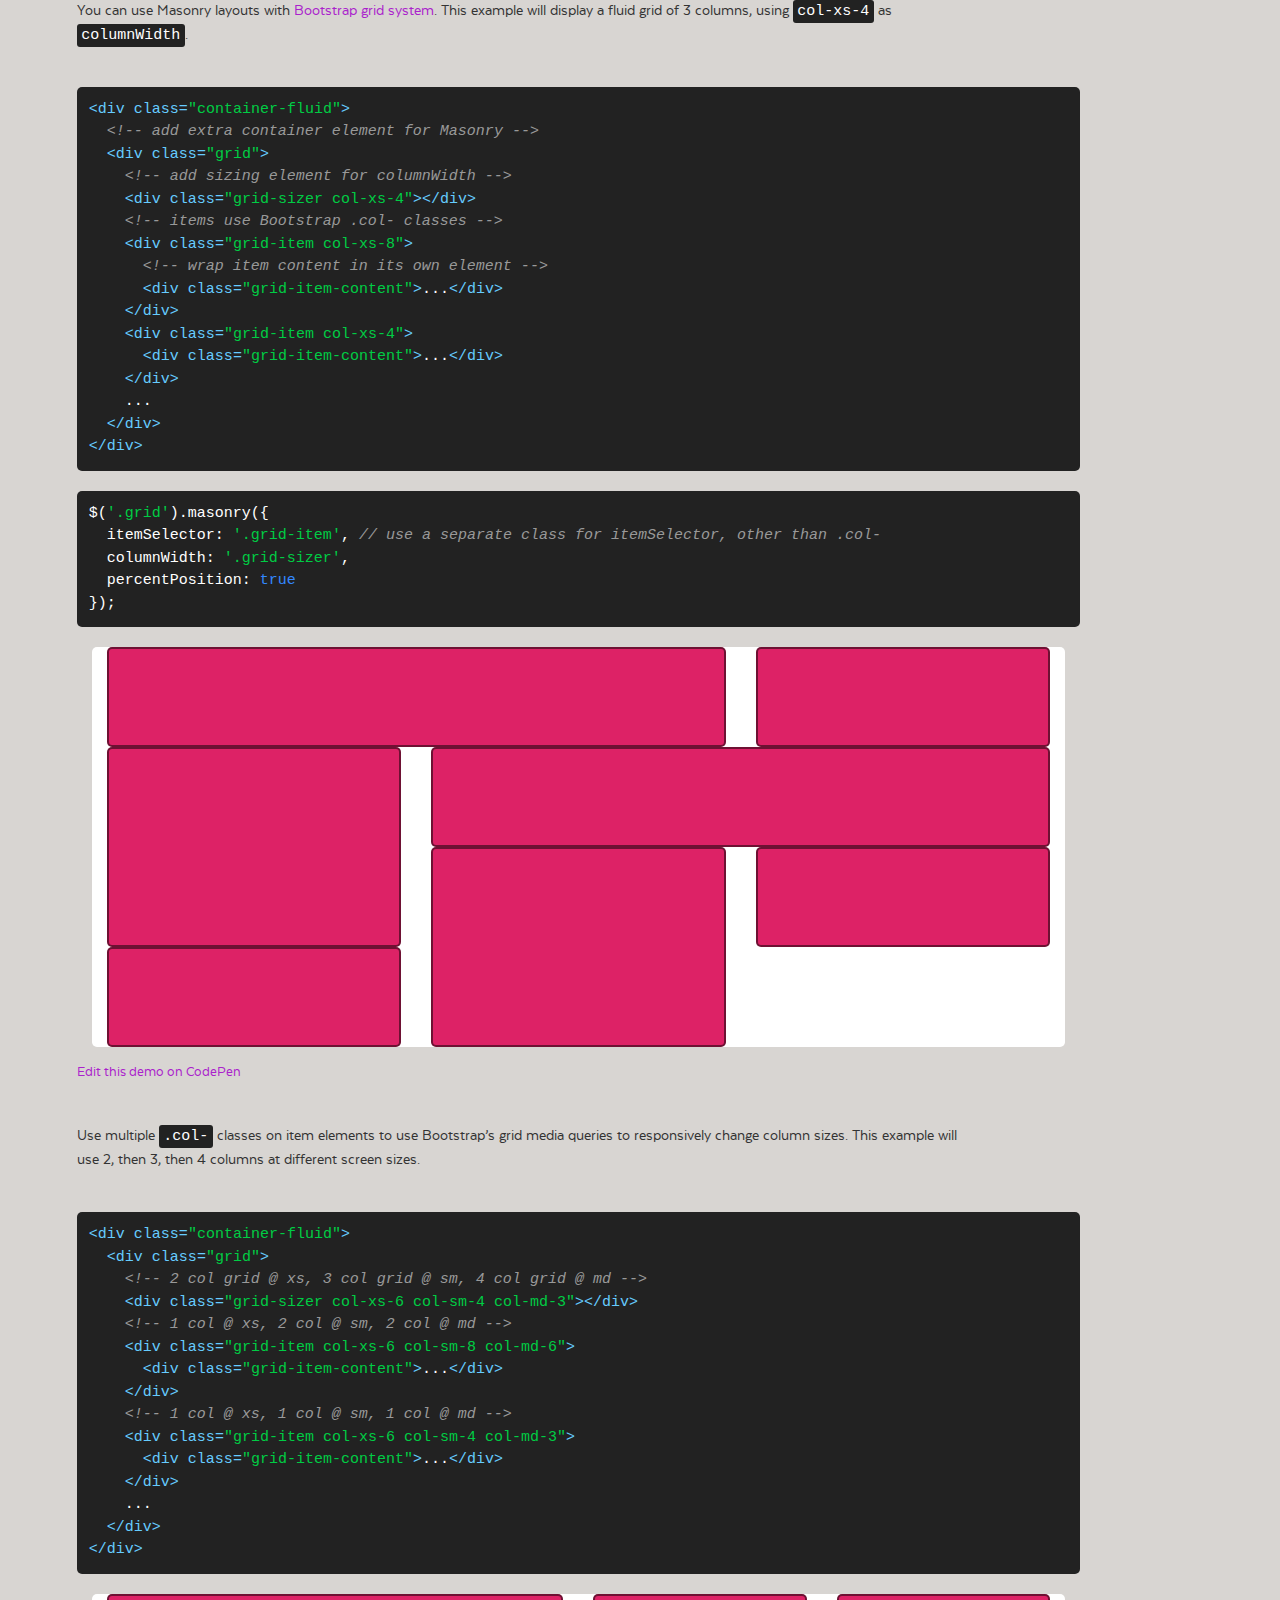
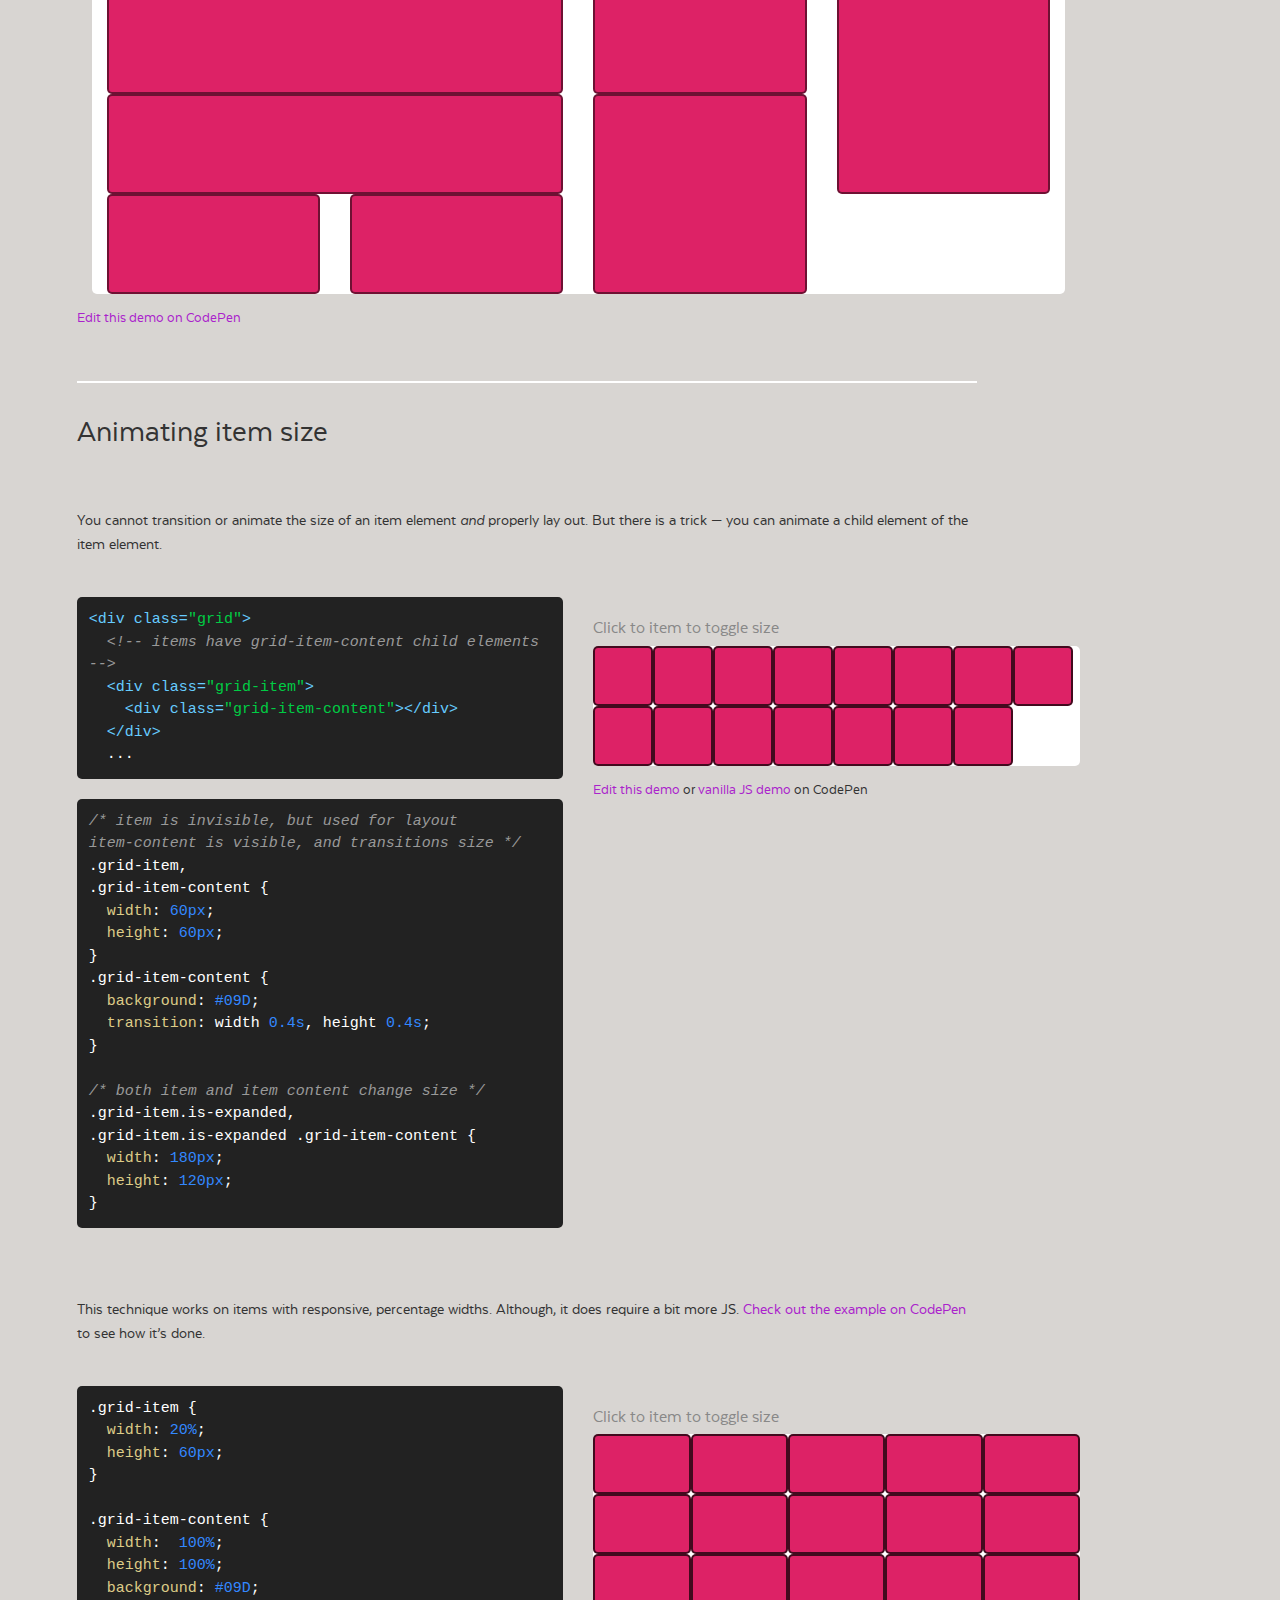
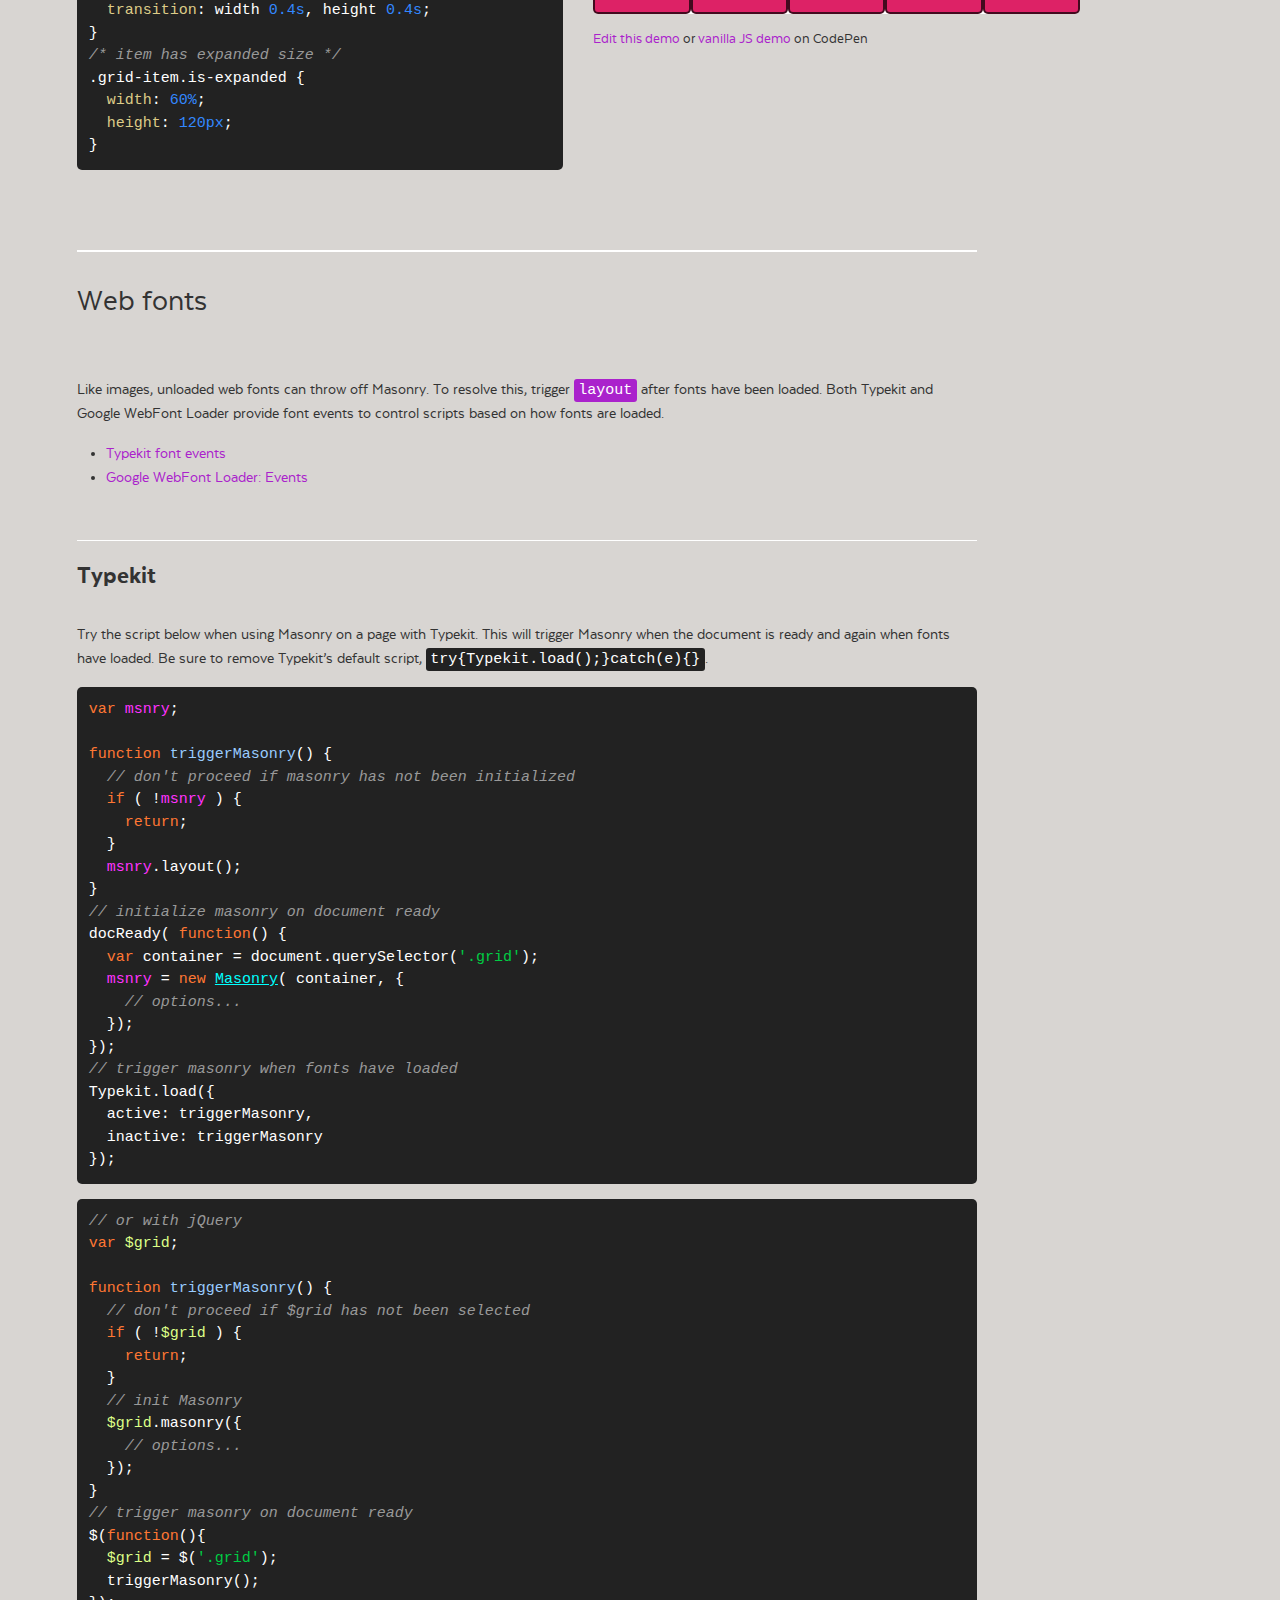
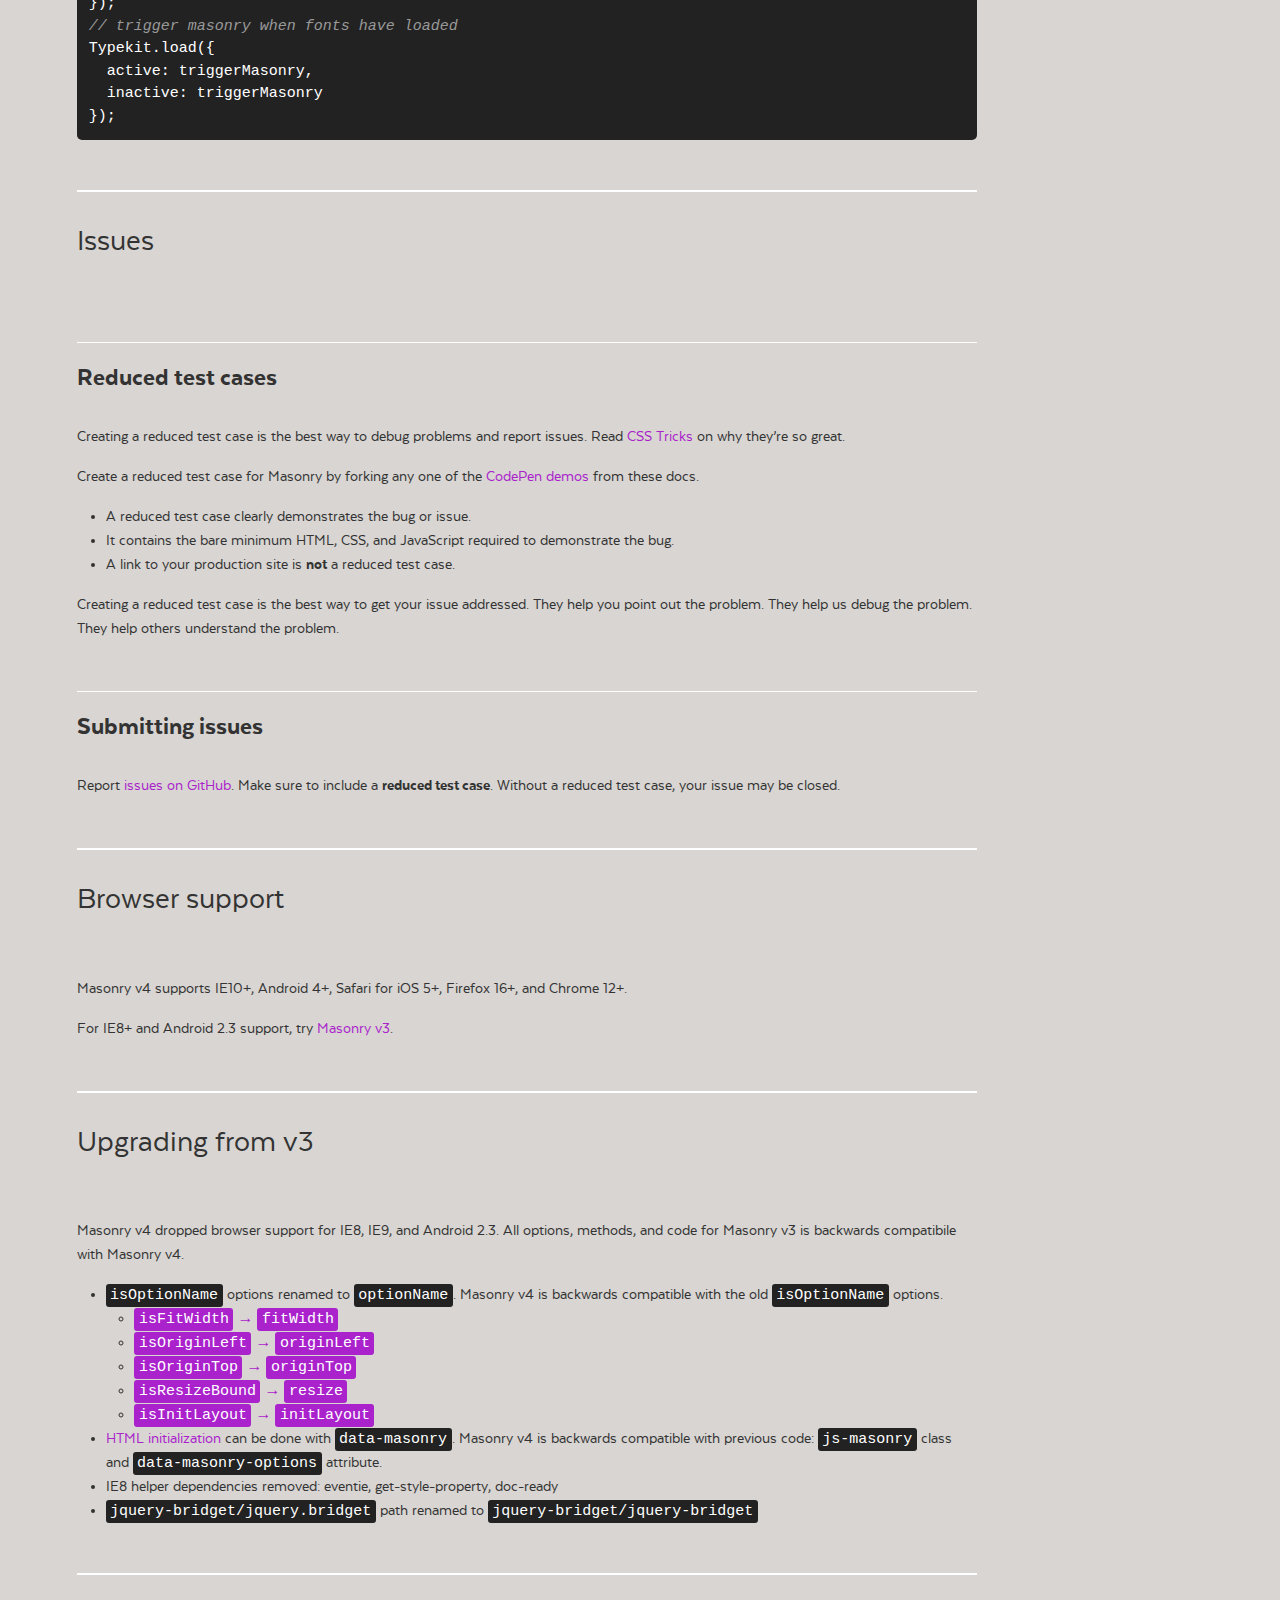
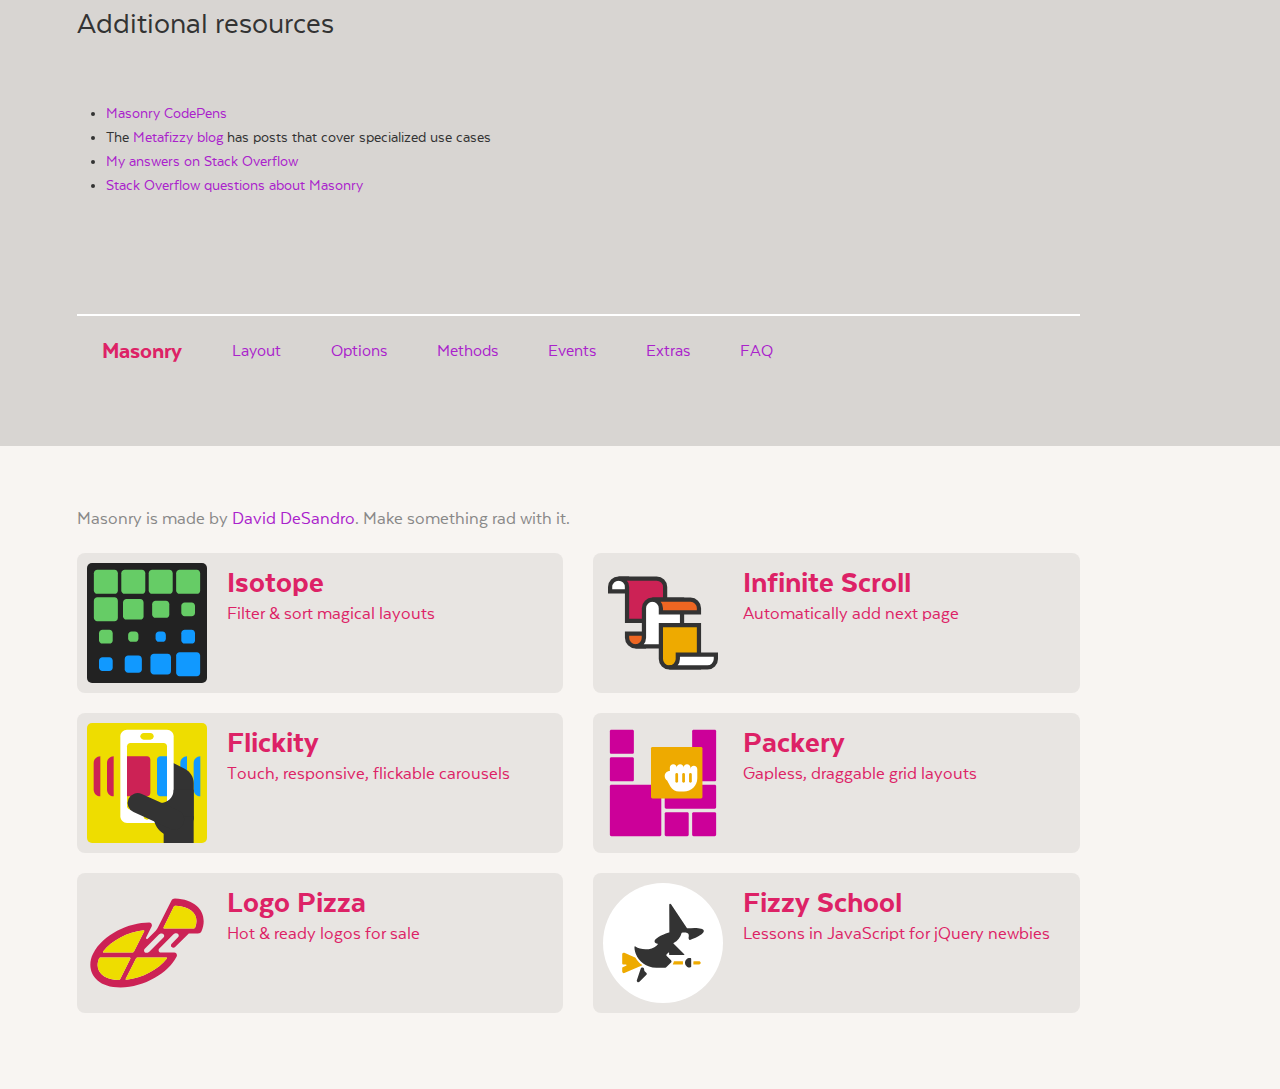
<file: masonry-docs/extras.html>
<!doctype html>
<html class="export" lang="en">
<head>
  <meta charset="utf-8">
  <meta http-equiv="X-UA-Compatible" content="IE=edge,chrome=1">
  <meta name="viewport" content="width=device-width">
  <meta name="description" content="Cascading grid layout library">

  <title>Masonry &#xB7; Extras</title>

    <link rel="stylesheet" href="css/masonry-docs.css?3" media="screen">

</head>
<body class="page--" data-page="">


  <div class="site-nav">
    <div class="container">
      <ol class="site-nav__list">
        <li class="site-nav__item site-nav__item--homepage">
          <a href=".">Masonry</a></li>
        <li class="site-nav__item site-nav__item--layout">
          <a href="layout.html">Layout</a></li>
        <li class="site-nav__item site-nav__item--options">
          <a href="options.html">Options</a></li>
        <li class="site-nav__item site-nav__item--methods">
          <a href="methods.html">Methods</a></li>
        <li class="site-nav__item site-nav__item--events">
          <a href="events.html">Events</a></li>
        <li class="site-nav__item site-nav__item--extras">
          <a href="extras.html">Extras</a></li>
        <li class="site-nav__item site-nav__item--faq">
          <a href="faq.html">FAQ</a></li>
      </ol>
    </div>
  </div>


  <div id="content" class="content container">

      <h1>Extras</h1>

    <ul class="page-nav">
<li class="page-nav__item page-nav__item--h2"><a href="#extra-examples">Extra examples</a></li>
<li class="page-nav__item page-nav__item--h2"><a href="#module-loaders">Module loaders</a></li>
<li class="page-nav__item page-nav__item--h3"><a href="#webpack">Webpack</a></li>
<li class="page-nav__item page-nav__item--h3"><a href="#es6">ES6</a></li>
<li class="page-nav__item page-nav__item--h3"><a href="#browserify">Browserify</a></li>
<li class="page-nav__item page-nav__item--h3"><a href="#requirejs">RequireJS</a></li>
<li class="page-nav__item page-nav__item--h2"><a href="#bootstrap">Bootstrap</a></li>
<li class="page-nav__item page-nav__item--h2"><a href="#animating-item-size">Animating item size</a></li>
<li class="page-nav__item page-nav__item--h2"><a href="#web-fonts">Web fonts</a></li>
<li class="page-nav__item page-nav__item--h3"><a href="#typekit">Typekit</a></li>
<li class="page-nav__item page-nav__item--h2"><a href="#issues">Issues</a></li>
<li class="page-nav__item page-nav__item--h3"><a href="#reduced-test-cases">Reduced test cases</a></li>
<li class="page-nav__item page-nav__item--h3"><a href="#submitting-issues">Submitting issues</a></li>
<li class="page-nav__item page-nav__item--h2"><a href="#browser-support">Browser support</a></li>
<li class="page-nav__item page-nav__item--h2"><a href="#upgrading-from-v3">Upgrading from v3</a></li>
<li class="page-nav__item page-nav__item--h2"><a href="#additional-resources">Additional resources</a></li>
</ul>



<h2 id="extra-examples">Extra examples</h2>

<ul>
  <li><a href="https://codepen.io/desandro/pen/kwsJb">Iteratively reveal items after each image is loaded</a>. See <a href="https://github.com/desandro/masonry/issues/501#issuecomment-34583942">explanation on issue #501</a></li>
  <li><a href="https://codepen.io/desandro/pen/bqvLaZ/">Transition items up (instead of scale) with hiddenStyle and visibleStyle</a></li>
  <li><a href="https://codepen.io/desandro/pen/btHyq">Drag and drop in and out of Masonry</a> (sort of)</li>
</ul>


<h2 id="module-loaders">Module loaders</h2>


<h3 id="webpack">Webpack</h3>

<p>Install Masonry with npm.</p>

<pre><code class="bash">npm install masonry-layout
</code></pre>

<p>You can then <code>require(<span class="string">&apos;masonry-layout&apos;</span>)</code>.</p>

<pre><code class="js"><span class="comment">// main.js</span>
<span class="keyword">var</span> <span class="masonry_keyword">Masonry</span> = <span class="built_in">require</span>(<span class="string">&apos;masonry-layout&apos;</span>);

<span class="keyword">var</span> <span class="masonry_var">msnry</span> = <span class="keyword">new</span> <span class="masonry_keyword">Masonry</span>( <span class="string">&apos;.grid&apos;</span>, {
  <span class="comment">// options...</span>
});
</code></pre>

<p>Run webpack.</p>


<pre><code class="bash">webpack main.js bundle.js
</code></pre>

<p id="webpack-jquery">To use Masonry as a jQuery plugin with Webpack, you need to use <a href="https://www.npmjs.org/package/jquery-bridget">jQuery Bridget</a></p>

<pre><code class="bash">npm install jquery-bridget
</code></pre>

<pre><code class="js"><span class="keyword">var</span> $ = <span class="built_in">require</span>(<span class="string">&apos;jquery&apos;</span>);
<span class="keyword">var</span> jQueryBridget = <span class="built_in">require</span>(<span class="string">&apos;jquery-bridget&apos;</span>);
<span class="keyword">var</span> <span class="masonry_keyword">Masonry</span> = <span class="built_in">require</span>(<span class="string">&apos;masonry-layout&apos;</span>);
<span class="comment">// make Masonry a jQuery plugin</span>
jQueryBridget( <span class="string">&apos;masonry&apos;</span>, <span class="masonry_keyword">Masonry</span>, $ );
<span class="comment">// now you can use $().masonry()</span>
$(<span class="string">&apos;.grid&apos;</span>).masonry({
  <span class="attr">columnWidth</span>: <span class="number">80</span>
});
</code></pre>


<h3 id="es6">ES6</h3>

<p>To load Masonry with ES6 imports, install Masonry as a package.</p>

<pre><code>npm install masonry-layout
</code></pre>

<p>You can then import this package.</p>

<pre><code class="js"><span class="keyword">import</span> <span class="masonry_keyword">Masonry</span> <span class="keyword">from</span> <span class="string">&apos;masonry-layout&apos;</span>;

<span class="keyword">var</span> <span class="masonry_var">msnry</span> = <span class="keyword">new</span> <span class="masonry_keyword">Masonry</span>( <span class="string">&apos;.grid&apos;</span>, {...});
</code></pre>

<p>To use Masonry as a jQuery plugin with ES6, you need to load and call jQuery Bridget.</p>

<pre><code>npm install jquery
npm install jquery-bridget
</code></pre>

<pre><code class="js"><span class="keyword">import</span> $ <span class="keyword">from</span> <span class="string">&apos;jquery&apos;</span>;
<span class="keyword">import</span> jQueryBridget <span class="keyword">from</span> <span class="string">&apos;jquery-bridget&apos;</span>;
<span class="keyword">import</span> <span class="masonry_keyword">Masonry</span> <span class="keyword">from</span> <span class="string">&apos;masonry-layout&apos;</span>;

<span class="comment">// make Masonry a jQuery plugin</span>
jQueryBridget( <span class="string">&apos;masonry&apos;</span>, <span class="masonry_keyword">Masonry</span>, $ );

<span class="comment">// now you can use $().masonry()</span>
$(<span class="string">&apos;.grid&apos;</span>).masonry({
  <span class="attr">columnWidth</span>: <span class="number">200</span>,
});
</code></pre>


<h3 id="browserify">Browserify</h3>

<p>Masonry works with <a href="http://browserify.org">Browserify</a>. <a href="https://www.npmjs.org/package/masonry-layout">Install Masonry with npm</a>.</p>

<pre><code>npm install masonry-layout
</code></pre>

<pre><code class="js"><span class="keyword">var</span> <span class="masonry_keyword">Masonry</span> = <span class="built_in">require</span>(<span class="string">&apos;masonry-layout&apos;</span>);

<span class="keyword">var</span> <span class="masonry_var">msnry</span> = <span class="keyword">new</span> <span class="masonry_keyword">Masonry</span>( <span class="string">&apos;.grid&apos;</span>, {
  <span class="comment">// options...</span>
});
</code></pre>

<p id="browserify-jquery">To use Masonry as a jQuery plugin with Browserify, you need to use <a href="https://www.npmjs.org/package/jquery-bridget">jQuery Bridget</a></p>

<pre><code>npm install jquery
npm install jquery-bridget
</code></pre>

<pre><code class="js"><span class="keyword">var</span> $ = <span class="built_in">require</span>(<span class="string">&apos;jquery&apos;</span>);
<span class="keyword">var</span> jQueryBridget = <span class="built_in">require</span>(<span class="string">&apos;jquery-bridget&apos;</span>);
<span class="keyword">var</span> <span class="masonry_keyword">Masonry</span> = <span class="built_in">require</span>(<span class="string">&apos;masonry-layout&apos;</span>);

<span class="comment">// make Masonry a jQuery plugin</span>
jQueryBridget( <span class="string">&apos;masonry&apos;</span>, <span class="masonry_keyword">Masonry</span>, $ );

<span class="comment">// now you can use $().masonry()</span>
$(<span class="string">&apos;.grid&apos;</span>).masonry({
  <span class="attr">columnWidth</span>: <span class="number">200</span>,
});
</code></pre>



<h3 id="requirejs">RequireJS</h3>

<p>Masonry supports <a href="https://requirejs.org">RequireJS</a>.</p>

<p>You can require <a href="masonry.pkgd.js">masonry.pkgd.js</a>.</p>

<pre><code class="js">requirejs( [
  <span class="string">&apos;path/to/masonry.pkgd.js&apos;</span>,
], <span class="function"><span class="keyword">function</span>(<span class="params"> Masonry </span>) </span>{
  <span class="keyword">new</span> <span class="masonry_keyword">Masonry</span>( <span class="string">&apos;.grid&apos;</span>, {...});
});
</code></pre>

<p id="requirejs-pkgd-jquery">To use Masonry as a jQuery plugin with RequireJS and masonry.pkgd.js, you need to use jQuery Bridget.</p>


<pre><code class="js"><span class="comment">// require the require function</span>
requirejs( [ <span class="string">&apos;require&apos;</span>, <span class="string">&apos;jquery&apos;</span>, <span class="string">&apos;path/to/masonry.pkgd.js&apos;</span> ],
  <span class="function"><span class="keyword">function</span>(<span class="params"> require, $, Masonry </span>) </span>{
    <span class="comment">// require jquery-bridget, it&apos;s included in masonry.pkgd.js</span>
    <span class="built_in">require</span>( [ <span class="string">&apos;jquery-bridget/jquery-bridget&apos;</span> ],
    <span class="function"><span class="keyword">function</span>(<span class="params"> jQueryBridget </span>) </span>{
      <span class="comment">// make Masonry a jQuery plugin</span>
      jQueryBridget( <span class="string">&apos;masonry&apos;</span>, <span class="masonry_keyword">Masonry</span>, $ );
      <span class="comment">// now you can use $().masonry()</span>
      $(<span class="string">&apos;.grid&apos;</span>).masonry({...});
    }
  );
});
</code></pre>

<p id="requirejs-bower">Or, you can manage dependencies with npm or Bower. Set <a href="https://requirejs.org/docs/api.html#config-baseUrl">baseUrl</a> to the packages folder and set a config path for all your application code.</p>

<pre><code class="js">requirejs.config({
  <span class="attr">baseUrl</span>: <span class="string">&apos;node_modules/&apos;</span>,
  <span class="attr">paths</span>: {
    <span class="attr">app</span>: <span class="string">&apos;../&apos;</span>
  }
});

requirejs( [
  <span class="string">&apos;masonry/masonry&apos;</span>,
  <span class="string">&apos;app/my-component.js&apos;</span>
], <span class="function"><span class="keyword">function</span>(<span class="params"> Masonry, myComp </span>) </span>{
  <span class="keyword">new</span> <span class="masonry_keyword">Masonry</span>( <span class="string">&apos;.grid&apos;</span>, {...});
});
</code></pre>

<p>To use Masonry as a jQuery plugin with RequireJS and a package manager, you need to install and call <a href="https://github.com/desandro/jquery-bridget">jQuery Bridget</a>.</p>

<pre><code class="js">requirejs.config({
  <span class="attr">baseUrl</span>: <span class="string">&apos;../node_modules&apos;</span>,
  <span class="attr">paths</span>: {
    <span class="attr">jquery</span>: <span class="string">&apos;jquery/jquery&apos;</span>
  }
});

requirejs( [
    <span class="string">&apos;jquery&apos;</span>,
    <span class="string">&apos;masonry/masonry&apos;</span>,
    <span class="string">&apos;jquery-bridget/jquery-bridget&apos;</span>
  ],
  <span class="function"><span class="keyword">function</span>(<span class="params"> $, Masonry, jQueryBridget </span>) </span>{
    <span class="comment">// make Masonry a jQuery plugin</span>
    jQueryBridget( <span class="string">&apos;masonry&apos;</span>, <span class="masonry_keyword">Masonry</span>, $ );
    <span class="comment">// now you can use $().masonry()</span>
    $(<span class="string">&apos;.grid&apos;</span>).masonry({...});
});
</code></pre>



<h2 id="bootstrap">Bootstrap</h2>

<p>You can use Masonry layouts with <a href="https://getbootstrap.com/docs/3.4/css/#grid">Bootstrap grid system</a>. This example will display a fluid grid of 3 columns, using <code>col-xs-4</code> as <code>columnWidth</code>.</p>

<div class="example">
  <div class="example__code">
<pre><code class="html"><span class="tag">&lt;<span class="name">div</span> <span class="attr">class</span>=<span class="string">&quot;container-fluid&quot;</span>&gt;</span>
  <span class="comment">&lt;!-- add extra container element for Masonry --&gt;</span>
  <span class="tag">&lt;<span class="name">div</span> <span class="attr">class</span>=<span class="string">&quot;grid&quot;</span>&gt;</span>
    <span class="comment">&lt;!-- add sizing element for columnWidth --&gt;</span>
    <span class="tag">&lt;<span class="name">div</span> <span class="attr">class</span>=<span class="string">&quot;grid-sizer col-xs-4&quot;</span>&gt;</span><span class="tag">&lt;/<span class="name">div</span>&gt;</span>
    <span class="comment">&lt;!-- items use Bootstrap .col- classes --&gt;</span>
    <span class="tag">&lt;<span class="name">div</span> <span class="attr">class</span>=<span class="string">&quot;grid-item col-xs-8&quot;</span>&gt;</span>
      <span class="comment">&lt;!-- wrap item content in its own element --&gt;</span>
      <span class="tag">&lt;<span class="name">div</span> <span class="attr">class</span>=<span class="string">&quot;grid-item-content&quot;</span>&gt;</span>...<span class="tag">&lt;/<span class="name">div</span>&gt;</span>
    <span class="tag">&lt;/<span class="name">div</span>&gt;</span>
    <span class="tag">&lt;<span class="name">div</span> <span class="attr">class</span>=<span class="string">&quot;grid-item col-xs-4&quot;</span>&gt;</span>
      <span class="tag">&lt;<span class="name">div</span> <span class="attr">class</span>=<span class="string">&quot;grid-item-content&quot;</span>&gt;</span>...<span class="tag">&lt;/<span class="name">div</span>&gt;</span>
    <span class="tag">&lt;/<span class="name">div</span>&gt;</span>
    ...
  <span class="tag">&lt;/<span class="name">div</span>&gt;</span>
<span class="tag">&lt;/<span class="name">div</span>&gt;</span>
</code></pre>

<pre><code class="js">$(<span class="string">&apos;.grid&apos;</span>).masonry({
  <span class="attr">itemSelector</span>: <span class="string">&apos;.grid-item&apos;</span>, <span class="comment">// use a separate class for itemSelector, other than .col-</span>
  columnWidth: <span class="string">&apos;.grid-sizer&apos;</span>,
  <span class="attr">percentPosition</span>: <span class="literal">true</span>
});
</code></pre>
  </div>
  <div class="example__demo">
  
    <div class="bootstrap-3__container-fluid">
      <div class="grid js-masonry" data-masonry-options="{ &quot;itemSelector&quot;: &quot;.bootstrap-3__grid-item&quot;, &quot;columnWidth&quot;: &quot;.grid-sizer&quot;, &quot;percentPosition&quot;: true }">
        <div class="grid-sizer bootstrap-3__col-xs-4"></div>
        <div class="bootstrap-3__grid-item bootstrap-3__col-xs-8">
          <div class="bootstrap-3__grid-item-content"></div>
        </div>
        <div class="bootstrap-3__grid-item bootstrap-3__col-xs-4">
          <div class="bootstrap-3__grid-item-content"></div>
        </div>
        <div class="bootstrap-3__grid-item bootstrap-3__col-xs-4">
          <div class="bootstrap-3__grid-item-content bootstrap-3__grid-item-content--height2"></div>
        </div>
        <div class="bootstrap-3__grid-item bootstrap-3__col-xs-8">
          <div class="bootstrap-3__grid-item-content"></div>
        </div>
        <div class="bootstrap-3__grid-item bootstrap-3__col-xs-4">
          <div class="bootstrap-3__grid-item-content bootstrap-3__grid-item-content--height2"></div>
        </div>
        <div class="bootstrap-3__grid-item bootstrap-3__col-xs-4">
          <div class="bootstrap-3__grid-item-content"></div>
        </div>
        <div class="bootstrap-3__grid-item bootstrap-3__col-xs-4">
          <div class="bootstrap-3__grid-item-content"></div>
        </div>
      </div>
  
    </div>
  
    <p class="edit-demo">
        <a href="https://codepen.io/desandro/pen/eJJEXd">Edit this demo on CodePen</a>
    </p>
  </div>
</div>

<p>Use multiple <code>.col-</code> classes on item elements to use Bootstrap&#x2019;s grid media queries to responsively change column sizes. This example will use 2, then 3, then 4 columns at different screen sizes.</p>

<div class="example">
  <div class="example__code">
<pre><code class="html"><span class="tag">&lt;<span class="name">div</span> <span class="attr">class</span>=<span class="string">&quot;container-fluid&quot;</span>&gt;</span>
  <span class="tag">&lt;<span class="name">div</span> <span class="attr">class</span>=<span class="string">&quot;grid&quot;</span>&gt;</span>
    <span class="comment">&lt;!-- 2 col grid @ xs, 3 col grid @ sm, 4 col grid @ md --&gt;</span>
    <span class="tag">&lt;<span class="name">div</span> <span class="attr">class</span>=<span class="string">&quot;grid-sizer col-xs-6 col-sm-4 col-md-3&quot;</span>&gt;</span><span class="tag">&lt;/<span class="name">div</span>&gt;</span>
    <span class="comment">&lt;!-- 1 col @ xs, 2 col @ sm, 2 col @ md --&gt;</span>
    <span class="tag">&lt;<span class="name">div</span> <span class="attr">class</span>=<span class="string">&quot;grid-item col-xs-6 col-sm-8 col-md-6&quot;</span>&gt;</span>
      <span class="tag">&lt;<span class="name">div</span> <span class="attr">class</span>=<span class="string">&quot;grid-item-content&quot;</span>&gt;</span>...<span class="tag">&lt;/<span class="name">div</span>&gt;</span>
    <span class="tag">&lt;/<span class="name">div</span>&gt;</span>
    <span class="comment">&lt;!-- 1 col @ xs, 1 col @ sm, 1 col @ md --&gt;</span>
    <span class="tag">&lt;<span class="name">div</span> <span class="attr">class</span>=<span class="string">&quot;grid-item col-xs-6 col-sm-4 col-md-3&quot;</span>&gt;</span>
      <span class="tag">&lt;<span class="name">div</span> <span class="attr">class</span>=<span class="string">&quot;grid-item-content&quot;</span>&gt;</span>...<span class="tag">&lt;/<span class="name">div</span>&gt;</span>
    <span class="tag">&lt;/<span class="name">div</span>&gt;</span>
    ...
  <span class="tag">&lt;/<span class="name">div</span>&gt;</span>
<span class="tag">&lt;/<span class="name">div</span>&gt;</span>
</code></pre>
  </div>
  <div class="example__demo">
  
    <div class="bootstrap-3__container-fluid">
      <div class="grid js-masonry" data-masonry-options="{ &quot;itemSelector&quot;: &quot;.bootstrap-3__grid-item&quot;, &quot;columnWidth&quot;: &quot;.grid-sizer&quot;, &quot;percentPosition&quot;: true }">
        <div class="grid-sizer bootstrap-3__col-xs-6 bootstrap-3__col-sm-4 bootstrap-3__col-md-3"></div>
        <div class="bootstrap-3__grid-item bootstrap-3__col-xs-6 bootstrap-3__col-sm-8 bootstrap-3__col-md-6">
          <div class="bootstrap-3__grid-item-content"></div>
        </div>
        <div class="bootstrap-3__grid-item bootstrap-3__col-xs-6 bootstrap-3__col-sm-4 bootstrap-3__col-md-3">
          <div class="bootstrap-3__grid-item-content"></div>
        </div>
        <div class="bootstrap-3__grid-item bootstrap-3__col-xs-6 bootstrap-3__col-sm-4 bootstrap-3__col-md-3">
          <div class="bootstrap-3__grid-item-content bootstrap-3__grid-item-content--height2"></div>
        </div>
        <div class="bootstrap-3__grid-item bootstrap-3__col-xs-6 bootstrap-3__col-sm-8 bootstrap-3__col-md-6">
          <div class="bootstrap-3__grid-item-content"></div>
        </div>
        <div class="bootstrap-3__grid-item bootstrap-3__col-xs-6 bootstrap-3__col-sm-4 bootstrap-3__col-md-3">
          <div class="bootstrap-3__grid-item-content bootstrap-3__grid-item-content--height2"></div>
        </div>
        <div class="bootstrap-3__grid-item bootstrap-3__col-xs-6 bootstrap-3__col-sm-4 bootstrap-3__col-md-3">
          <div class="bootstrap-3__grid-item-content"></div>
        </div>
        <div class="bootstrap-3__grid-item bootstrap-3__col-xs-6 bootstrap-3__col-sm-4 bootstrap-3__col-md-3">
          <div class="bootstrap-3__grid-item-content"></div>
        </div>
      </div>
  
    </div>
  
    <p class="edit-demo">
        <a href="https://codepen.io/desandro/pen/vLLeJM">Edit this demo on CodePen</a>
    </p>
  </div>
</div>


<h2 id="animating-item-size">Animating item size</h2>

<p>You cannot transition or animate the size of an item element <em>and</em> properly lay out. But there is a trick &#x2014; you can animate a child element of the item element.</p>

<div class="duo example">
  <div class="duo__cell example__code">
<pre><code class="html"><span class="tag">&lt;<span class="name">div</span> <span class="attr">class</span>=<span class="string">&quot;grid&quot;</span>&gt;</span>
  <span class="comment">&lt;!-- items have grid-item-content child elements --&gt;</span>
  <span class="tag">&lt;<span class="name">div</span> <span class="attr">class</span>=<span class="string">&quot;grid-item&quot;</span>&gt;</span>
    <span class="tag">&lt;<span class="name">div</span> <span class="attr">class</span>=<span class="string">&quot;grid-item-content&quot;</span>&gt;</span><span class="tag">&lt;/<span class="name">div</span>&gt;</span>
  <span class="tag">&lt;/<span class="name">div</span>&gt;</span>
  ...
</code></pre>

<pre><code class="css"><span class="comment">/* item is invisible, but used for layout
item-content is visible, and transitions size */</span>
<span class="selector-class">.grid-item</span>,
<span class="selector-class">.grid-item-content</span> {
  <span class="attribute">width</span>: <span class="number">60px</span>;
  <span class="attribute">height</span>: <span class="number">60px</span>;
}
<span class="selector-class">.grid-item-content</span> {
  <span class="attribute">background</span>: <span class="number">#09D</span>;
  <span class="attribute">transition</span>: width <span class="number">0.4s</span>, height <span class="number">0.4s</span>;
}

<span class="comment">/* both item and item content change size */</span>
<span class="selector-class">.grid-item</span><span class="selector-class">.is-expanded</span>,
<span class="selector-class">.grid-item</span><span class="selector-class">.is-expanded</span> <span class="selector-class">.grid-item-content</span> {
  <span class="attribute">width</span>: <span class="number">180px</span>;
  <span class="attribute">height</span>: <span class="number">120px</span>;
}
</code></pre>
  </div>
  <div class="duo__cell example__demo" data-js="animate-item-size">
    <p class="instruction">Click to item to toggle size</p>
    <div class="grid">
      <div class="animate-item-size-item">
        <div class="animate-item-size-item__content"></div>
      </div>
      <div class="animate-item-size-item">
        <div class="animate-item-size-item__content"></div>
      </div>
      <div class="animate-item-size-item">
        <div class="animate-item-size-item__content"></div>
      </div>
      <div class="animate-item-size-item">
        <div class="animate-item-size-item__content"></div>
      </div>
      <div class="animate-item-size-item">
        <div class="animate-item-size-item__content"></div>
      </div>
      <div class="animate-item-size-item">
        <div class="animate-item-size-item__content"></div>
      </div>
      <div class="animate-item-size-item">
        <div class="animate-item-size-item__content"></div>
      </div>
      <div class="animate-item-size-item">
        <div class="animate-item-size-item__content"></div>
      </div>
      <div class="animate-item-size-item">
        <div class="animate-item-size-item__content"></div>
      </div>
      <div class="animate-item-size-item">
        <div class="animate-item-size-item__content"></div>
      </div>
      <div class="animate-item-size-item">
        <div class="animate-item-size-item__content"></div>
      </div>
      <div class="animate-item-size-item">
        <div class="animate-item-size-item__content"></div>
      </div>
      <div class="animate-item-size-item">
        <div class="animate-item-size-item__content"></div>
      </div>
      <div class="animate-item-size-item">
        <div class="animate-item-size-item__content"></div>
      </div>
      <div class="animate-item-size-item">
        <div class="animate-item-size-item__content"></div>
      </div>
    </div>
    <p class="edit-demo">
        <a href="https://codepen.io/desandro/pen/daKBo">Edit this demo</a>
        or <a href="https://codepen.io/desandro/pen/ILbJy">vanilla JS demo</a> on CodePen
    </p>
  </div>
</div>

<p>This technique works on items with responsive, percentage widths. Although, it does require a bit more JS. <a href="https://codepen.io/desandro/pen/jGJKL">Check out the example on CodePen</a> to see how it&#x2019;s done.</p>

<div class="duo example">
  <div class="duo__cell example__code">
<pre><code class="css"><span class="selector-class">.grid-item</span> {
  <span class="attribute">width</span>: <span class="number">20%</span>;
  <span class="attribute">height</span>: <span class="number">60px</span>;
}

<span class="selector-class">.grid-item-content</span> {
  <span class="attribute">width</span>:  <span class="number">100%</span>;
  <span class="attribute">height</span>: <span class="number">100%</span>;
  <span class="attribute">background</span>: <span class="number">#09D</span>;
  <span class="attribute">transition</span>: width <span class="number">0.4s</span>, height <span class="number">0.4s</span>;
}
<span class="comment">/* item has expanded size */</span>
<span class="selector-class">.grid-item</span><span class="selector-class">.is-expanded</span> {
  <span class="attribute">width</span>: <span class="number">60%</span>;
  <span class="attribute">height</span>: <span class="number">120px</span>;
}
</code></pre>
  </div>
  <div class="duo__cell example__demo" data-js="animate-item-size-responsive">
    <p class="instruction">Click to item to toggle size</p>
    <div class="grid grid--animate-item-size-responsive">
      <div class="grid-sizer"></div>
      <div class="animate-item-size-item">
        <div class="animate-item-size-item__content"></div>
      </div>
      <div class="animate-item-size-item">
        <div class="animate-item-size-item__content"></div>
      </div>
      <div class="animate-item-size-item">
        <div class="animate-item-size-item__content"></div>
      </div>
      <div class="animate-item-size-item">
        <div class="animate-item-size-item__content"></div>
      </div>
      <div class="animate-item-size-item">
        <div class="animate-item-size-item__content"></div>
      </div>
      <div class="animate-item-size-item">
        <div class="animate-item-size-item__content"></div>
      </div>
      <div class="animate-item-size-item">
        <div class="animate-item-size-item__content"></div>
      </div>
      <div class="animate-item-size-item">
        <div class="animate-item-size-item__content"></div>
      </div>
      <div class="animate-item-size-item">
        <div class="animate-item-size-item__content"></div>
      </div>
      <div class="animate-item-size-item">
        <div class="animate-item-size-item__content"></div>
      </div>
      <div class="animate-item-size-item">
        <div class="animate-item-size-item__content"></div>
      </div>
      <div class="animate-item-size-item">
        <div class="animate-item-size-item__content"></div>
      </div>
      <div class="animate-item-size-item">
        <div class="animate-item-size-item__content"></div>
      </div>
      <div class="animate-item-size-item">
        <div class="animate-item-size-item__content"></div>
      </div>
      <div class="animate-item-size-item">
        <div class="animate-item-size-item__content"></div>
      </div>
    </div>
    <p class="edit-demo">
        <a href="https://codepen.io/desandro/pen/JFpIB">Edit this demo</a>
        or <a href="https://codepen.io/desandro/pen/BnCqy">vanilla JS demo</a> on CodePen
    </p>
  </div>

</div>


<h2 id="web-fonts">Web fonts</h2>

<p>Like images, unloaded web fonts can throw off Masonry. To resolve this, trigger <a href="methods.html#layout"><code>layout</code></a> after fonts have been loaded. Both Typekit and Google WebFont Loader provide font events to control scripts based on how fonts are loaded.</p>

<ul>
  <li><a href="https://blog.typekit.com/2010/10/18/more-control-with-typekits-font-events/">Typekit font events</a></li>
  <li><a href="https://developers.google.com/webfonts/docs/webfont_loader#Events">Google WebFont Loader: Events</a></li>
</ul>

<h3 id="typekit">Typekit</h3>

<p>Try the script below when using Masonry on a page with Typekit. This will trigger Masonry when the document is ready and again when fonts have loaded. Be sure to remove Typekit&#x2019;s default script, <code>try{Typekit.load();}catch(e){}</code>.</p>

<pre><code class="js"><span class="keyword">var</span> <span class="masonry_var">msnry</span>;

<span class="function"><span class="keyword">function</span> <span class="title">triggerMasonry</span>(<span class="params"></span>) </span>{
  <span class="comment">// don&apos;t proceed if masonry has not been initialized</span>
  <span class="keyword">if</span> ( !<span class="masonry_var">msnry</span> ) {
    <span class="keyword">return</span>;
  }
  <span class="masonry_var">msnry</span>.layout();
}
<span class="comment">// initialize masonry on document ready</span>
docReady( <span class="function"><span class="keyword">function</span>(<span class="params"></span>) </span>{
  <span class="keyword">var</span> container = <span class="built_in">document</span>.querySelector(<span class="string">&apos;.grid&apos;</span>);
  <span class="masonry_var">msnry</span> = <span class="keyword">new</span> <span class="masonry_keyword">Masonry</span>( container, {
    <span class="comment">// options...</span>
  });
});
<span class="comment">// trigger masonry when fonts have loaded</span>
Typekit.load({
  <span class="attr">active</span>: triggerMasonry,
  <span class="attr">inactive</span>: triggerMasonry
});
</code></pre>

<pre><code class="js"><span class="comment">// or with jQuery</span>
<span class="keyword">var</span> <span class="jquery_var">$grid</span>;

<span class="function"><span class="keyword">function</span> <span class="title">triggerMasonry</span>(<span class="params"></span>) </span>{
  <span class="comment">// don&apos;t proceed if $grid has not been selected</span>
  <span class="keyword">if</span> ( !<span class="jquery_var">$grid</span> ) {
    <span class="keyword">return</span>;
  }
  <span class="comment">// init Masonry</span>
  <span class="jquery_var">$grid</span>.masonry({
    <span class="comment">// options...</span>
  });
}
<span class="comment">// trigger masonry on document ready</span>
$(<span class="function"><span class="keyword">function</span>(<span class="params"></span>)</span>{
  <span class="jquery_var">$grid</span> = $(<span class="string">&apos;.grid&apos;</span>);
  triggerMasonry();
});
<span class="comment">// trigger masonry when fonts have loaded</span>
Typekit.load({
  <span class="attr">active</span>: triggerMasonry,
  <span class="attr">inactive</span>: triggerMasonry
});
</code></pre>


<h2 id="issues">Issues</h2>

<h3 id="reduced-test-cases">Reduced test cases</h3>

<p>Creating a reduced test case is the best way to debug problems and report issues. Read <a href="https://css-tricks.com/reduced-test-cases/">CSS Tricks</a> on why they&#x2019;re so great.</p>

<p>Create a reduced test case for Masonry by forking any one of the <a href="https://codepen.io/desandro/tag/masonry-docs">CodePen demos</a> from these docs.</p>

<ul>
  <li>A reduced test case clearly demonstrates the bug or issue.</li>
  <li>It contains the bare minimum HTML, CSS, and JavaScript required to demonstrate the bug.</li>
  <li>A link to your production site is <b>not</b> a reduced test case.</li>
</ul>

<p>Creating a reduced test case is the best way to get your issue addressed. They help you point out the problem. They help us debug the problem. They help others understand the problem.</p>


<h3 id="submitting-issues">Submitting issues</h3>

<p>Report <a href="https://github.com/desandro/masonry/issues/">issues on GitHub</a>. Make sure to include a <strong>reduced test case</strong>. Without a reduced test case, your issue may be closed.</p>


<h2 id="browser-support">Browser support</h2>

<p>Masonry v4 supports IE10+, Android 4+, Safari for iOS 5+, Firefox 16+, and Chrome 12+.</p>

<p>For IE8+ and Android 2.3 support, try <a href="https://masonry.desandro.com/v3">Masonry v3</a>.</p>


<h2 id="upgrading-from-v3">Upgrading from v3</h2>

<p>Masonry v4 dropped browser support for IE8, IE9, and Android 2.3. All options, methods, and code for Masonry v3 is backwards compatibile with Masonry v4.</p>

<ul>
  <li><code>isOptionName</code> options renamed to <code>optionName</code>. Masonry v4 is backwards compatible with the old <code>isOptionName</code> options.
    <ul>
      <li><a href="options.html#fitwidth"><code>isFitWidth</code> &#x2192; <code>fitWidth</code></a></li>
      <li><a href="options.html#originleft"><code>isOriginLeft</code> &#x2192; <code>originLeft</code></a></li>
      <li><a href="options.html#origintop"><code>isOriginTop</code> &#x2192; <code>originTop</code></a></li>
      <li><a href="options.html#resize"><code>isResizeBound</code> &#x2192; <code>resize</code></a></li>
      <li><a href="options.html#initlayout"><code>isInitLayout</code> &#x2192; <code>initLayout</code></a></li>
    </ul>
  </li>
  <li><a href=".#initialize-in-html">HTML initialization</a> can be done with <code>data-masonry</code>.  Masonry v4 is backwards compatible with previous code: <code>js-masonry</code> class and <code>data-masonry-options</code>  attribute.</li>
  <li>IE8 helper dependencies removed: eventie, get-style-property, doc-ready</li>
  <li><code>jquery-bridget/jquery.bridget</code> path renamed to <code>jquery-bridget/jquery-bridget</code></li>
</ul>


<h2 id="additional-resources">Additional resources</h2>

<ul>
  <li><a href="https://codepen.io/desandro/tag/masonry/">Masonry CodePens</a></li>
  <li>The <a href="https://metafizzy.co/blog/">Metafizzy blog</a> has posts that cover specialized use cases</li>
  <li><a href="https://stackoverflow.com/users/182183/desandro?tab=answers">My answers on Stack Overflow</a></li>
  <li><a href="https://stackoverflow.com/search?q=masonry">Stack Overflow questions about Masonry</a></li>
</ul>



  </div>

  <div class="site-nav">
    <div class="container">
      <ol class="site-nav__list">
        <li class="site-nav__item site-nav__item--homepage">
          <a href=".">Masonry</a></li>
        <li class="site-nav__item site-nav__item--layout">
          <a href="layout.html">Layout</a></li>
        <li class="site-nav__item site-nav__item--options">
          <a href="options.html">Options</a></li>
        <li class="site-nav__item site-nav__item--methods">
          <a href="methods.html">Methods</a></li>
        <li class="site-nav__item site-nav__item--events">
          <a href="events.html">Events</a></li>
        <li class="site-nav__item site-nav__item--extras">
          <a href="extras.html">Extras</a></li>
        <li class="site-nav__item site-nav__item--faq">
          <a href="faq.html">FAQ</a></li>
      </ol>
    </div>
  </div>

  <div class="site-footer">
    <div class="container">
  
      <p class="site-footer__copy">
        Masonry is made by <a href="https://desandro.com">David DeSandro</a>.
        Make something rad with it.
      </p>
  
      <div class="showcase">
      
        <ul class="showcase-item-list">
            <li class="showcase-item">
              <a class="showcase-item__link" href="https://isotope.metafizzy.co">
                <div class="showcase-item__image">
                    <svg class="isotope-illo" xmlns="http://www.w3.org/2000/svg" viewbox="0 0 350 350" width="100" height="100">
                      <path class="isotope-illo__color1" fill="#6C6" d="M80 170H30c-6 0-10-5-10-10v-50c0-6 5-10 10-10h50c6 0 10 5 10 10v50C90 166 86 170 80 170z"/>
                      <path class="isotope-illo__color1" fill="#6C6" d="M80 90H30c-6 0-10-5-10-10V30c0-6 5-10 10-10h50c6 0 10 5 10 10v50C90 86 86 90 80 90z"/>
                      <path class="isotope-illo__color1" fill="#6C6" d="M160 90h-50c-6 0-10-5-10-10V30c0-6 5-10 10-10h50c6 0 10 5 10 10v50C170 86 166 90 160 90z"/>
                      <path class="isotope-illo__color1" fill="#6C6" d="M240 90h-50c-6 0-10-5-10-10V30c0-6 5-10 10-10h50c6 0 10 5 10 10v50C250 86 246 90 240 90z"/>
                      <path class="isotope-illo__color1" fill="#6C6" d="M320 90h-50c-6 0-10-5-10-10V30c0-6 5-10 10-10h50c6 0 10 5 10 10v50C330 86 326 90 320 90z"/>
                      <path class="isotope-illo__color1" fill="#6C6" d="M155 165h-40c-6 0-10-5-10-10v-40c0-6 5-10 10-10h40c6 0 10 5 10 10v40 C165 161 161 165 155 165z"/>
                      <path class="isotope-illo__color1" fill="#6C6" d="M230 160h-30c-6 0-10-5-10-10v-30c0-6 5-10 10-10h30c6 0 10 5 10 10v30 C240 156 236 160 230 160z"/>
                      <path class="isotope-illo__color1" fill="#6C6" d="M305 155h-20c-6 0-10-5-10-10v-20c0-6 5-10 10-10h20c6 0 10 5 10 10v20 C315 151 311 155 305 155z"/>
                      <path class="isotope-illo__color1" fill="#6C6" d="M65 235H45c-6 0-10-5-10-10v-20c0-6 5-10 10-10h20c6 0 10 5 10 10v20C75 231 71 235 65 235z"/>
                      <path class="isotope-illo__color1" fill="#6C6" d="M140 230h-10c-6 0-10-5-10-10v-10c0-6 5-10 10-10h10c6 0 10 5 10 10v10 C150 226 146 230 140 230z"/>
                      <path class="isotope-illo__color2" fill="#19F" d="M305 235h-20c-6 0-10-5-10-10v-20c0-6 5-10 10-10h20c6 0 10 5 10 10v20 C315 231 311 235 305 235z"/>
                      <path class="isotope-illo__color2" fill="#19F" d="M65 315H45c-6 0-10-5-10-10v-20c0-6 5-10 10-10h20c6 0 10 5 10 10v20C75 311 71 315 65 315z"/>
                      <path class="isotope-illo__color2" fill="#19F" d="M150 320h-30c-6 0-10-5-10-10v-30c0-6 5-10 10-10h30c6 0 10 5 10 10v30 C160 316 156 320 150 320z"/>
                      <path class="isotope-illo__color2" fill="#19F" d="M220 230h-10c-6 0-10-5-10-10v-10c0-6 5-10 10-10h10c6 0 10 5 10 10v10 C230 226 226 230 220 230z"/>
                      <path class="isotope-illo__color2" fill="#19F" d="M235 325h-40c-6 0-10-5-10-10v-40c0-6 5-10 10-10h40c6 0 10 5 10 10v40 C245 321 241 325 235 325z"/>
                      <path class="isotope-illo__color2" fill="#19F" d="M320 330h-50c-6 0-10-5-10-10v-50c0-6 5-10 10-10h50c6 0 10 5 10 10v50 C330 326 326 330 320 330z"/>
                    </svg>
                </div>
                <div class="showcase-item__text">
                  <h3 class="showcase-item__title">Isotope</h3>
                  <p class="showcase-item__description">Filter &amp; sort magical layouts</p>
                </div>
              </a>
            </li>
      
            <li class="showcase-item">
              <a class="showcase-item__link" href="https://infinite-scroll.com">
                <div class="showcase-item__image">
                    <svg class="infinite-scroll-illo" xmlns="http://www.w3.org/2000/svg" viewbox="0 0 520 520" width="200" height="200">
                      <path class="infinite-scroll-illo__page infinite-scroll-illo__page--back" d="M90,110H10V90c0-22,18-40,40-40h40V110z"/>
                      <path class="infinite-scroll-illo__page infinite-scroll-illo__page--front1" d="M270,90L270,90c0-22-18-40-40-40h0H50h0c22,0,40,18,40,40v0v0v160h180V90z"/>
                      <path class="infinite-scroll-illo__page infinite-scroll-illo__page--front2" d="M170,330v-20H90v20v0c0,22,18,40,40,40h0h40V330z"/>
                      <path class="infinite-scroll-illo__page infinite-scroll-illo__page--back" d="M350,150H210c-22,0-40,18-40,40v140v0c0,22-18,40-40,40h0h220V150z"/>
                      <path class="infinite-scroll-illo__page infinite-scroll-illo__page--front3" d="M430,470V270H250v160c0,22,18,40,40,40H430z"/>
                      <path class="infinite-scroll-illo__page infinite-scroll-illo__page--front2" d="M250,190v20h180v-20c0-22-18-40-40-40H210h0C232,150,250,168,250,190L250,190z"/>
                      <path class="infinite-scroll-illo__page infinite-scroll-illo__page--back" d="M330,410v20v0c0,22-18,40-40,40h0h180c22,0,40-18,40-40v-20H330z"/>
                    </svg>
                </div>
                <div class="showcase-item__text">
                  <h3 class="showcase-item__title">Infinite Scroll</h3>
                  <p class="showcase-item__description">Automatically add next page</p>
                </div>
              </a>
            </li>
      
            <li class="showcase-item">
              <a class="showcase-item__link" href="https://flickity.metafizzy.co">
                <div class="showcase-item__image">
                    <svg class="flickity-illo" xmlns="http://www.w3.org/2000/svg" viewbox="0 0 360 360" width="100" height="100">
                      <path class="flickity-illo__color1" fill="#19F" d="M300 220L300 220c-11 0-20-9-20-20v-80c0-11 9-20 20-20h0V220z"/>
                      <path class="flickity-illo__color1" fill="#19F" d="M340 220L340 220c-11 0-20-9-20-20v-80c0-11 9-20 20-20h0V220z"/>
                      <path class="flickity-illo__color2" fill="#333" d="M320 290V180c0-18-10-35-27-43L240 110v180H320z"/>
                      <path class="flickity-illo__color3" fill="white" d="M240 300H120c-11 0-20-9-20-20V40c0-11 9-20 20-20h120c11 0 20 9 20 20v240C260 291 251 300 240 300z"/>
                      <path class="flickity-illo__color4" fill="#ED0" d="M230 260H130c-6 0-10-5-10-10V70c0-6 5-10 10-10h100c6 0 10 5 10 10v180 C240 256 236 260 230 260z"/>
                      <path class="flickity-illo__color2" fill="#333" d="M260 200h60v81c0 32-26 59-59 59h0c-34 0-61-27-61-61V240h20 C242 240 260 222 260 200L260 200z"/>
                      <path class="flickity-illo__color5" fill="#C25" d="M180 220h-60V100h60c6 0 10 5 10 10v100C190 216 186 220 180 220z"/>
                      <path class="flickity-illo__color1" fill="#19F" d="M240 220h-20c-6 0-10-5-10-10V110c0-6 5-10 10-10h20V220z"/>
                      <rect class="flickity-illo__color2" fill="#333" x="230" y="280" width="90" height="80"/>
                      <circle class="flickity-illo__color4" fill="#ED0" cx="180" cy="280" r="10"/>
                      <line class="flickity-illo__thumb" stroke="#333" stroke-width="60" stroke-linecap="round" x1="262" y1="290" x2="152" y2="240"/>
                      <path class="flickity-illo__color4" fill="#ED0" d="M190 50h-20c-6 0-10-5-10-10v0c0-6 5-10 10-10h20c6 0 10 5 10 10v0C200 46 196 50 190 50z"/>
                      <path class="flickity-illo__color5" fill="#C25" d="M80 220L80 220c-11 0-20-9-20-20v-80c0-11 9-20 20-20h0V220z"/>
                      <path class="flickity-illo__color5" fill="#C25" d="M40 220L40 220c-11 0-20-9-20-20v-80c0-11 9-20 20-20h0V220z"/>
                    </svg>
                </div>
                <div class="showcase-item__text">
                  <h3 class="showcase-item__title">Flickity</h3>
                  <p class="showcase-item__description">Touch, responsive, flickable carousels</p>
                </div>
              </a>
            </li>
      
            <li class="showcase-item">
              <a class="showcase-item__link" href="https://packery.metafizzy.co">
                <div class="showcase-item__image">
                    <svg class="packery-illo" xmlns="http://www.w3.org/2000/svg" viewbox="0 0 700 700" width="100" height="100">
                      <path class="packery-illo__item" fill="#C09" d="M172 180H48c-4 0-8-4-8-8V48c0-4 4-8 8-8h124c4 0 8 4 8 8v124C180 176 176 180 172 180z"/>
                      <path class="packery-illo__item" fill="#C09" d="M172 340H48c-4 0-8-4-8-8V208c0-4 4-8 8-8h124c4 0 8 4 8 8v124C180 336 176 340 172 340z"/>
                      <path class="packery-illo__item" fill="#C09" d="M492 660H368c-4 0-8-4-8-8V528c0-4 4-8 8-8h124c4 0 8 4 8 8v124C500 656 496 660 492 660z"/>
                      <path class="packery-illo__item" fill="#C09" d="M652 660H528c-4 0-8-4-8-8V528c0-4 4-8 8-8h124c4 0 8 4 8 8v124C660 656 656 660 652 660z"/>
                      <path class="packery-illo__item" fill="#C09" d="M652 500H368c-4 0-8-4-8-8V368c0-4 4-8 8-8h284c4 0 8 4 8 8v124C660 496 656 500 652 500z"/>
                      <path class="packery-illo__item" fill="#C09" d="M332 660H48c-4 0-8-4-8-8V368c0-4 4-8 8-8h284c4 0 8 4 8 8v284C340 656 336 660 332 660z"/>
                      <path class="packery-illo__item" fill="#C09" d="M652 340H528c-4 0-8-4-8-8V48c0-4 4-8 8-8h124c4 0 8 4 8 8v284C660 336 656 340 652 340z"/>
                      <path class="packery-illo__draggie" fill="#EA0" d="M572 440H288c-4 0-8-4-8-8V148c0-4 4-8 8-8h284c4 0 8 4 8 8v284C580 436 576 440 572 440z"/>
                      <g>
                        <path class="packery-illo__hand" fill="white" d="M530 250c-11 0-20 9-20 20v-10c0-11-9-20-20-20s-20 9-20 20c0-11-9-20-20-20s-20 9-20 20c0-11-9-20-20-20
                          s-20 9-20 20v20c-17 0-30 13-30 30c0 11 6 20 14 25l19 35c10 18 30 30 51 30h28
                          c43 0 78-35 78-78V270C550 259 541 250 530 250z"/>
                        <line class="packery-illo__hand-line" stroke="#EA0" fill="none" stroke-width="16" stroke-linecap="round" x1="430" y1="300" x2="430" y2="340"/>
                        <line class="packery-illo__hand-line" stroke="#EA0" fill="none" stroke-width="16" stroke-linecap="round" x1="470" y1="300" x2="470" y2="340"/>
                        <line class="packery-illo__hand-line" stroke="#EA0" fill="none" stroke-width="16" stroke-linecap="round" x1="510" y1="300" x2="510" y2="340"/>
                      </g>
                    </svg>
                </div>
                <div class="showcase-item__text">
                  <h3 class="showcase-item__title">Packery</h3>
                  <p class="showcase-item__description">Gapless, draggable grid layouts</p>
                </div>
              </a>
            </li>
      
            <li class="showcase-item">
              <a class="showcase-item__link" href="http://logo.pizza">
                <div class="showcase-item__image">
                    <svg class="logo-pizza-illo" xmlns="http://www.w3.org/2000/svg" viewbox="0 0 700 700" width="100" height="100">
                      <path class="logo-pizza-illo__outline" fill="#C25" d="M513 91c-9-0-17 5-21 12l-80 160c-3 5-6 10-11 15l-47 47
                        c-5 5-12-1-9-7l32-64c5-11-2-23-14-23h-0c-121 0-268 70-327 180
                        C-9 497 35 609 196 609c138 0 279-85 327-180v0c5-11-2-23-14-23h-77c-13 0-19-15-10-24
                        l81-81c5-5 11-8 18-8l0 0c13 0 19 15 10 24L494 354c-6 6-6 14 0 20c3 3 6 4 10 4
                        c4 0 7-1 10-4l80-80h53c9 0 17-5 21-13C707 190 656 97 513 91z M334 281l-59 117
                        c-2 5-7 8-13 8H97c-4 0-6-4-3-7c49-64 143-114 236-124C333 275 335 278 334 281z
                         M70 441c2-4 6-7 10-7h168c4 0 7 4 5 8l-59 118c-2 4-6 6-11 6
                        C106 565 38 521 70 441z M466 441c-49 64-143 114-236 124c-3 0-6-3-4-6l59-117
                        c2-5 7-8 13-8h166C466 434 468 438 466 441z M446 318l-81 81c-5 5-11 8-18 8l0 0
                        c-13 0-19-15-10-24l81-81c5-5 11-8 18-8l0 0C449 294 455 309 446 318z M447 258L506 139
                        c2-4 6-7 11-6c101 7 140 60 114 126c-2 4-6 7-10 7H452C448 266 445 262 447 258z"/>
                      <path class="logo-pizza-illo__slice" fill="#ED0" d="M334 281l-59 117c-2 5-7 8-13 8H97c-4 0-6-4-3-7
                        c49-64 143-114 236-124C333 275 335 278 334 281z"/>
                      <path class="logo-pizza-illo__slice" fill="#ED0" d="M70 441c2-4 6-7 10-7h168c4 0 7 4 5 8l-59 118c-2 4-6 6-11 6
                        C106 565 38 521 70 441z"/>
                      <path class="logo-pizza-illo__slice" fill="#ED0" d="M466 441c-49 64-143 114-236 124c-3 0-6-3-4-6l59-117
                        c2-5 7-8 13-8h166C466 434 468 438 466 441z"/>
                      <path class="logo-pizza-illo__slice" fill="#ED0" d="M447 258L506 139c2-4 6-7 11-6c101 7 140 60 114 126c-2 4-6 7-10 7H452
                        C448 266 445 262 447 258z"/>
                    </svg>
                </div>
                <div class="showcase-item__text">
                  <h3 class="showcase-item__title">Logo Pizza</h3>
                  <p class="showcase-item__description">Hot &amp; ready logos for sale</p>
                </div>
              </a>
            </li>
      
            <li class="showcase-item">
              <a class="showcase-item__link" href="http://fizzy.school">
                <div class="showcase-item__image">
                    <svg class="witchie-logo" xmlns="http://www.w3.org/2000/svg" viewbox="0 0 1000 1000" width="200" height="200">
                      <circle class="witchie-logo__moon" fill="white" cx="500" cy="500" r="500"/>
                      <path class="witchie-logo__broom" fill="#EA0" d="M582 675a35 35 0 0 0 8-20 3 3 0 0 1 3-2h71a3 3 0 0 1 3 3 59 59 0 0 0 0 20 3 3 0 0 1-3 3h-79A3 3 0 0 1 582 675Zm219 4a13 13 0 0 0 13-14c-1-7-7-12-14-12h-44a3 3 0 0 0-3 3v21a3 3 0 0 0 3 3ZM299 660a203 203 0 0 1-27-36 8 8 0 0 0-4-3L178 582a13 13 0 0 0-18 12v77a8 8 0 0 0 8 8h22a5 5 0 0 1 2 10L164 703a8 8 0 0 0-4 7v28a13 13 0 0 0 18 12l146-63a3 3 0 0 0 1-5A197 197 0 0 1 299 660Z"/>
                      <path class="witchie-logo__dress" fill="#333" d="M326 705h4a13 13 0 0 1 13 13v8a13 13 0 0 0 4 9l13 13a13 13 0 0 1 0 19l-56 56c-10 10-26-0-22-13L314 714A13 13 0 0 1 326 705Zm397-79c-27 0-47 26-37 54 3 7 11 16 17 19a42 42 0 0 0 19 5 38 38 0 0 0 7-1 8 8 0 0 0 6-8v-62a8 8 0 0 0-6-8 38 38 0 0 0-7-1M840 397c-3-15-33-23-77-23a521 521 0 0 0-59 4 5 5 0 0 1-5-2L567 177a8 8 0 0 0-7-4 8 8 0 0 0-8 8l1 227a5 5 0 0 1-4 5c-74 24-123 55-119 76 2 8 11 14 26 18a3 3 0 0 1 1 4l-11 11c-20 20-56 30-92 30-31 0-63-8-84-23a5 5 0 0 0-3-1 5 5 0 0 0-5 5c0 78 68 173 183 173h75a10 10 0 0 0 7-3l38-38a16 16 0 0 0 0-23l-34-34a10 10 0 0 1 0-14l15-15a3 3 0 0 1 5 2v15a5 5 0 0 0 5 5H674a4 4 0 0 0 3-7l-90-90a3 3 0 0 1 1-4c34-19 59-49 67-84a3 3 0 0 1 2-2c6-1 12-1 17-1 22 0 37 5 39 14 1 6 3 11 2 17-5 17 1 31 8 31a6 6 0 0 0 2-0C797 448 845 419 840 397Z"/>
                    </svg>
                </div>
                <div class="showcase-item__text">
                  <h3 class="showcase-item__title">Fizzy School</h3>
                  <p class="showcase-item__description">Lessons in JavaScript for jQuery newbies</p>
                </div>
              </a>
            </li>
      
        </ul> 
      
      </div>
  
    </div>
  </div>

  <script src="js/masonry-docs.min.js?2"></script>


</body>
</html>
</file>
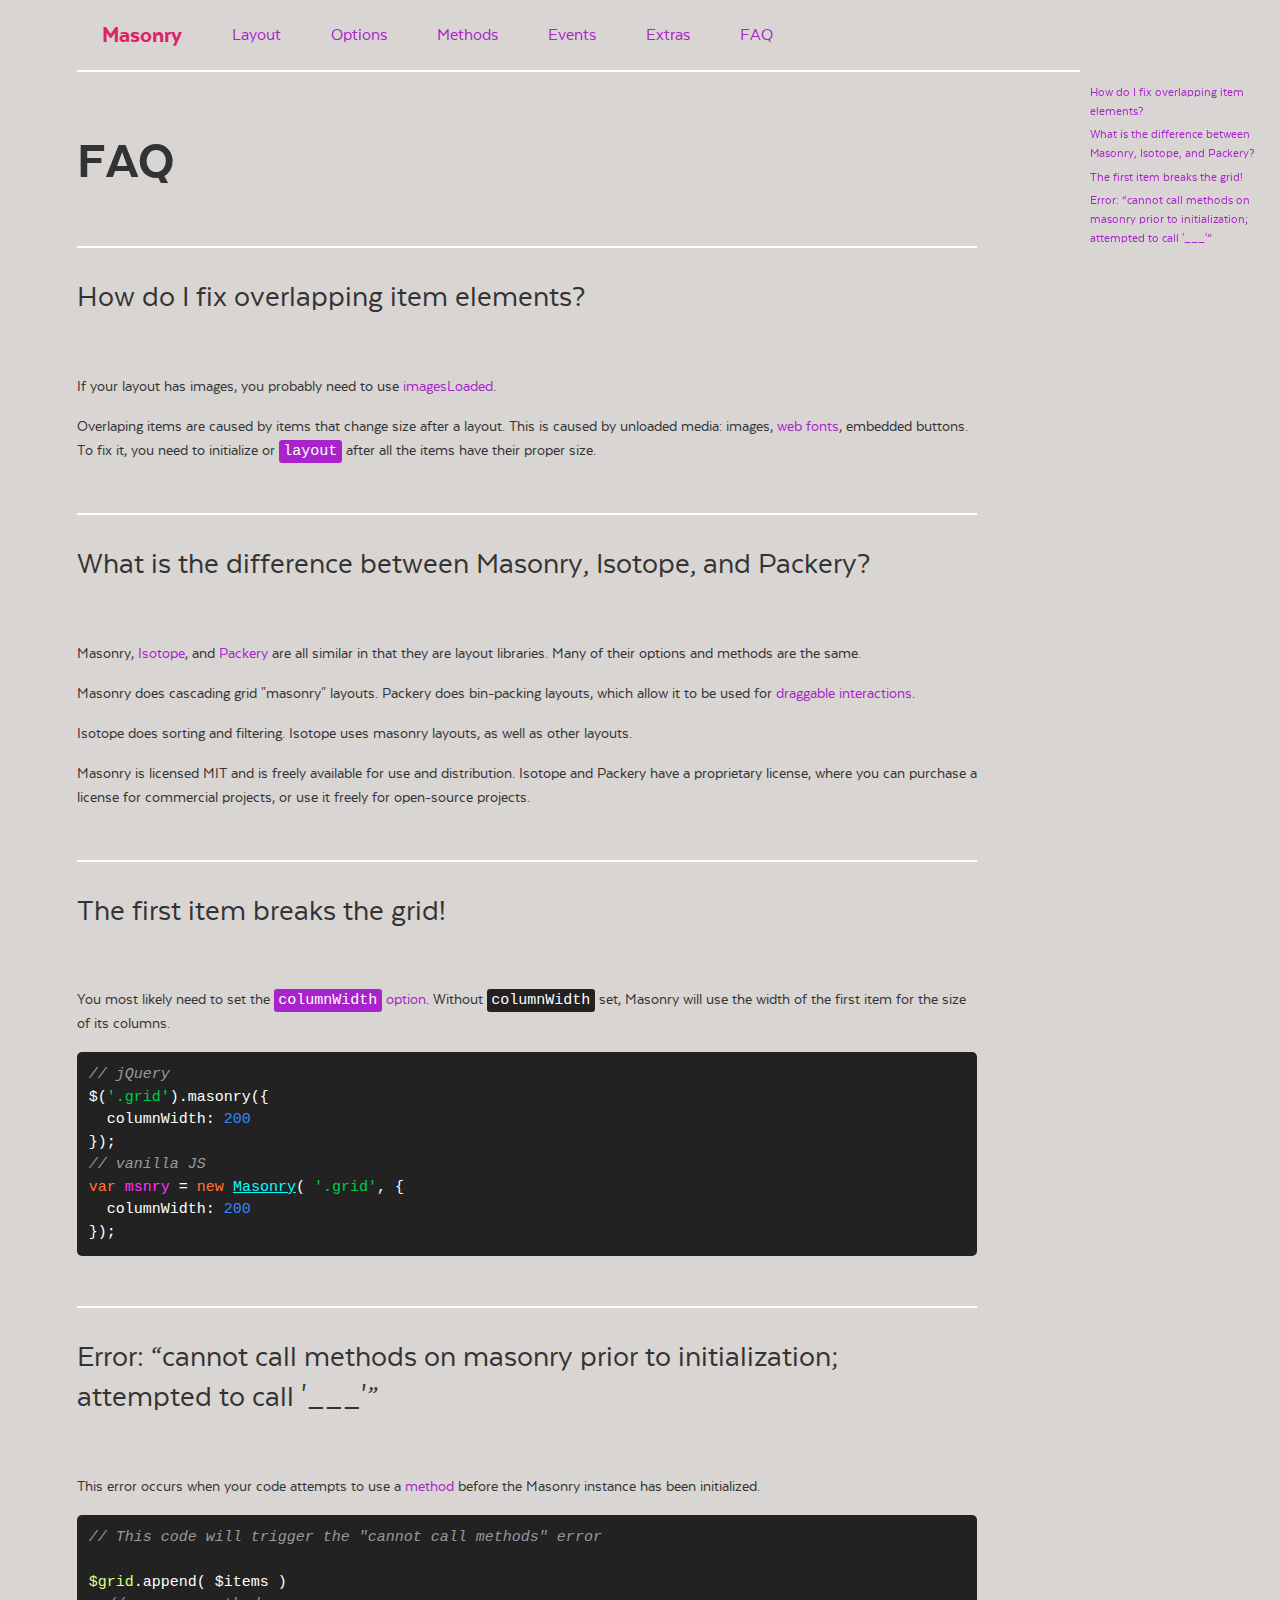
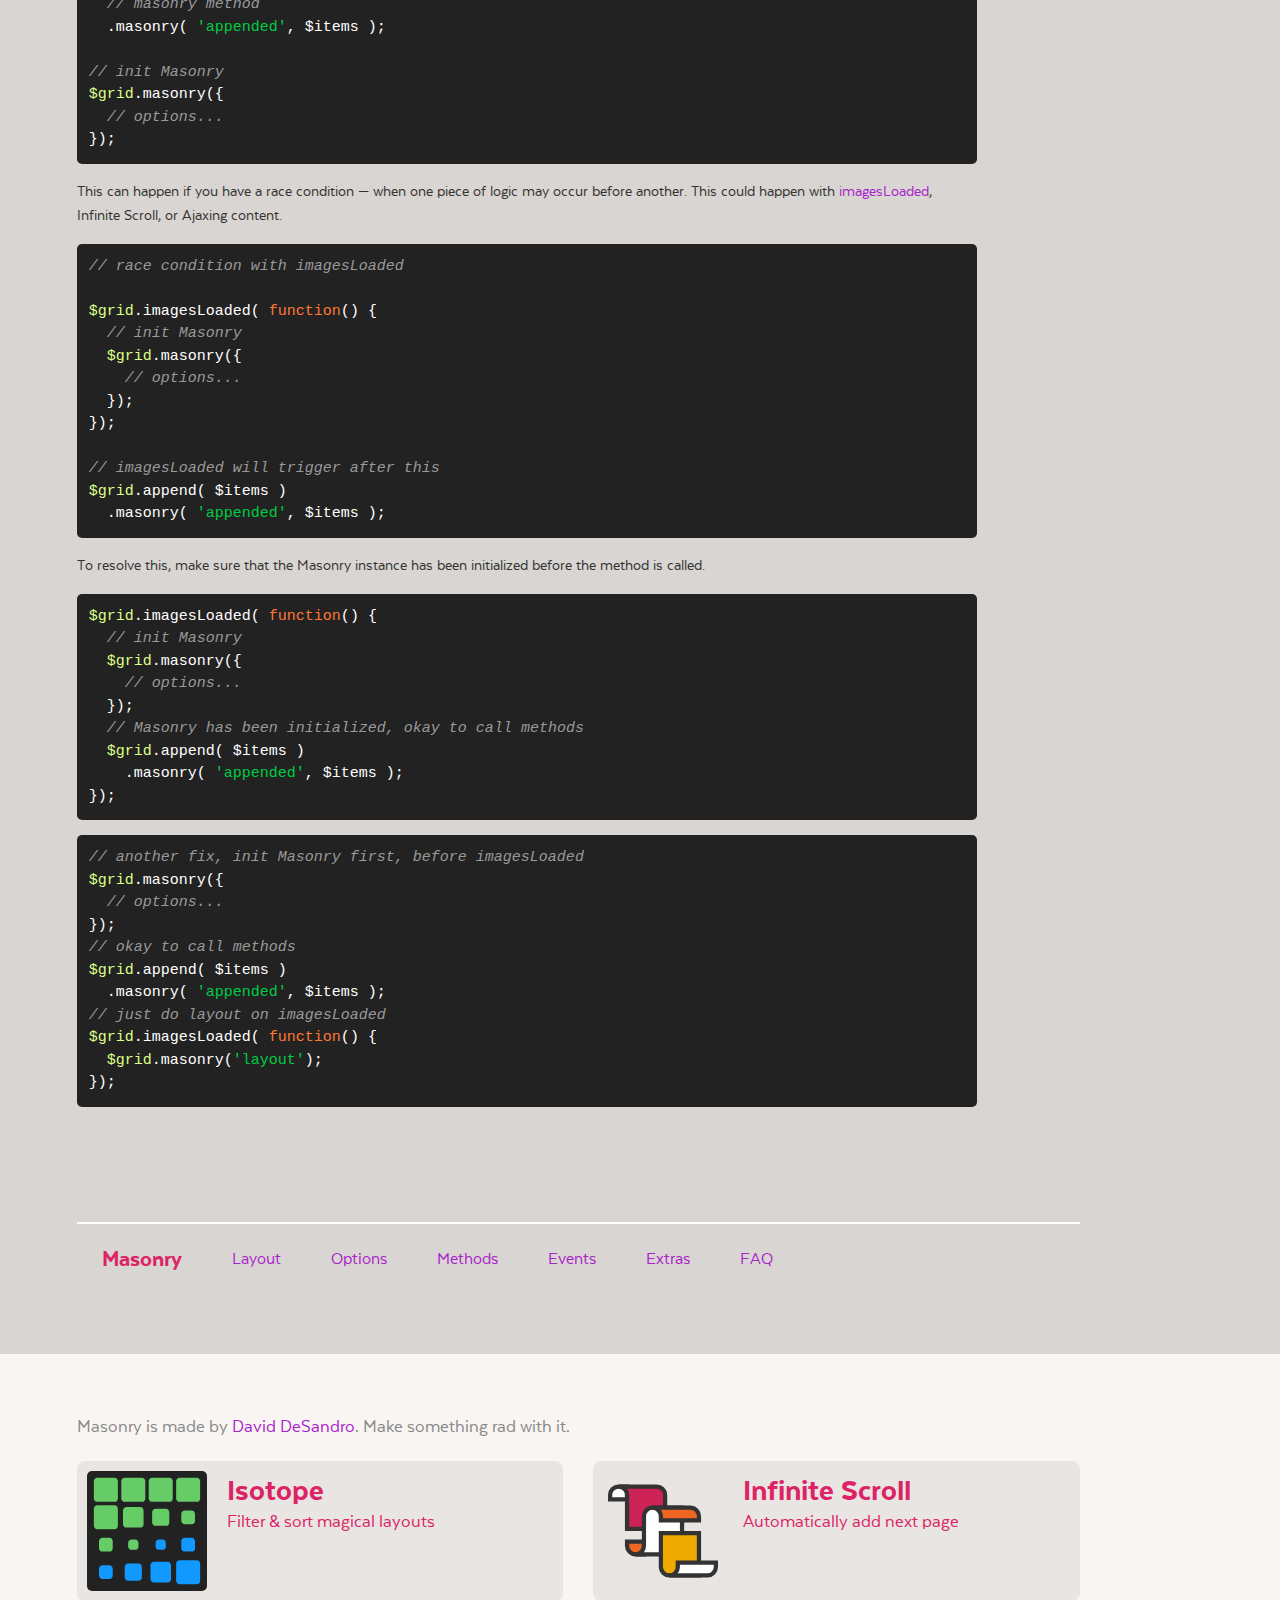
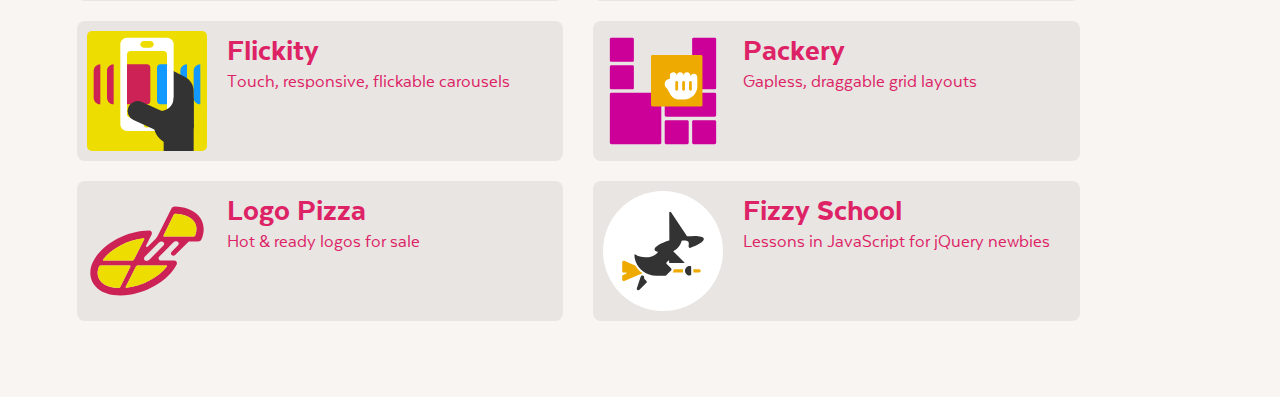
<file: masonry-docs/faq.html>
<!doctype html>
<html class="export" lang="en">
<head>
  <meta charset="utf-8">
  <meta http-equiv="X-UA-Compatible" content="IE=edge,chrome=1">
  <meta name="viewport" content="width=device-width">
  <meta name="description" content="Cascading grid layout library">

  <title>Masonry &#xB7; FAQ</title>

    <link rel="stylesheet" href="css/masonry-docs.css?3" media="screen">

</head>
<body class="page--" data-page="">


  <div class="site-nav">
    <div class="container">
      <ol class="site-nav__list">
        <li class="site-nav__item site-nav__item--homepage">
          <a href=".">Masonry</a></li>
        <li class="site-nav__item site-nav__item--layout">
          <a href="layout.html">Layout</a></li>
        <li class="site-nav__item site-nav__item--options">
          <a href="options.html">Options</a></li>
        <li class="site-nav__item site-nav__item--methods">
          <a href="methods.html">Methods</a></li>
        <li class="site-nav__item site-nav__item--events">
          <a href="events.html">Events</a></li>
        <li class="site-nav__item site-nav__item--extras">
          <a href="extras.html">Extras</a></li>
        <li class="site-nav__item site-nav__item--faq">
          <a href="faq.html">FAQ</a></li>
      </ol>
    </div>
  </div>


  <div id="content" class="content container">

      <h1>FAQ</h1>

    <ul class="page-nav">
<li class="page-nav__item page-nav__item--h2"><a href="#how-do-i-fix-overlapping-item-elements">How do I fix overlapping item elements?</a></li>
<li class="page-nav__item page-nav__item--h2"><a href="#what-is-the-difference-between-masonry-isotope-and-packery">What is the difference between Masonry, Isotope, and Packery?</a></li>
<li class="page-nav__item page-nav__item--h2"><a href="#the-first-item-breaks-the-grid">The first item breaks the grid!</a></li>
<li class="page-nav__item page-nav__item--h2"><a href="#error-cannot-call-methods-on-masonry-prior-to-initialization-attempted-to-call-___">Error: &#x201C;cannot call methods on masonry prior to initialization; attempted to call &apos;___&apos;&#x201D;</a></li>
</ul>



<h2 id="how-do-i-fix-overlapping-item-elements">How do I fix overlapping item elements?</h2>

<p>If your layout has images, you probably need to use <a href="layout.html#imagesloaded">imagesLoaded</a>.</p>

<p>Overlaping items are caused by items that change size after a layout. This is caused by unloaded media: images, <a href="extras.html#web-fonts">web fonts</a>, embedded buttons. To fix it, you need to initialize or <a href="methods.html#layout"><code>layout</code></a> after all the items have their proper size.</p>


<h2 id="what-is-the-difference-between-masonry-isotope-and-packery">What is the difference between Masonry, Isotope, and Packery?</h2>

<p>Masonry, <a href="https://isotope.metafizzy.co">Isotope</a>, and <a href="https://packery.metafizzy.co">Packery</a> are all similar in that they are layout libraries. Many of their options and methods are the same.</p>

<p>Masonry does cascading grid &quot;masonry&quot; layouts. Packery does bin-packing layouts, which allow it to be used for <a href="">draggable interactions</a>.</p>

<p>Isotope does sorting and filtering. Isotope uses masonry layouts, as well as other layouts. </p>

<p>Masonry is licensed MIT and is freely available for use and distribution. Isotope and Packery have a proprietary license, where you can purchase a license for commercial projects, or use it freely for open-source projects.</p>


<h2 id="the-first-item-breaks-the-grid">The first item breaks the grid!</h2>

<p>You most likely need to set the <a href="options.html#columnwidth"><code>columnWidth</code> option</a>. Without <code>columnWidth</code> set, Masonry will use the width of the first item for the size of its columns.</p>

<pre><code class="js"><span class="comment">// jQuery</span>
$(<span class="string">&apos;.grid&apos;</span>).masonry({
  <span class="attr">columnWidth</span>: <span class="number">200</span>
});
<span class="comment">// vanilla JS</span>
<span class="keyword">var</span> <span class="masonry_var">msnry</span> = <span class="keyword">new</span> <span class="masonry_keyword">Masonry</span>( <span class="string">&apos;.grid&apos;</span>, {
  <span class="attr">columnWidth</span>: <span class="number">200</span>
});
</code></pre>


<h2 id="error-cannot-call-methods-on-masonry-prior-to-initialization-attempted-to-call-___">Error: &#x201C;cannot call methods on masonry prior to initialization; attempted to call &apos;___&apos;&#x201D;</h2>

<p>This error occurs when your code attempts to use a <a href="methods.html">method</a> before the Masonry instance has been initialized.</p>

<pre><code class="js"><span class="comment">// This code will trigger the &quot;cannot call methods&quot; error</span>

<span class="jquery_var">$grid</span>.append( $items )
  <span class="comment">// masonry method</span>
  .masonry( <span class="string">&apos;appended&apos;</span>, $items );

<span class="comment">// init Masonry</span>
<span class="jquery_var">$grid</span>.masonry({
  <span class="comment">// options...</span>
});
</code></pre>


<p>This can happen if you have a race condition &#x2014; when one piece of logic may occur before another. This could happen with <a href="layout.html#imagesloaded">imagesLoaded</a>, Infinite Scroll, or Ajaxing content.</p>

<pre><code class="js"><span class="comment">// race condition with imagesLoaded</span>

<span class="jquery_var">$grid</span>.imagesLoaded( <span class="function"><span class="keyword">function</span>(<span class="params"></span>) </span>{
  <span class="comment">// init Masonry</span>
  <span class="jquery_var">$grid</span>.masonry({
    <span class="comment">// options...</span>
  });
});

<span class="comment">// imagesLoaded will trigger after this</span>
<span class="jquery_var">$grid</span>.append( $items )
  .masonry( <span class="string">&apos;appended&apos;</span>, $items );
</code></pre>

<p>To resolve this, make sure that the Masonry instance has been initialized before the method is called.</p>

<pre><code class="js"><span class="jquery_var">$grid</span>.imagesLoaded( <span class="function"><span class="keyword">function</span>(<span class="params"></span>) </span>{
  <span class="comment">// init Masonry</span>
  <span class="jquery_var">$grid</span>.masonry({
    <span class="comment">// options...</span>
  });
  <span class="comment">// Masonry has been initialized, okay to call methods</span>
  <span class="jquery_var">$grid</span>.append( $items )
    .masonry( <span class="string">&apos;appended&apos;</span>, $items );
});
</code></pre>

<pre><code class="js"><span class="comment">// another fix, init Masonry first, before imagesLoaded</span>
<span class="jquery_var">$grid</span>.masonry({
  <span class="comment">// options...</span>
});
<span class="comment">// okay to call methods</span>
<span class="jquery_var">$grid</span>.append( $items )
  .masonry( <span class="string">&apos;appended&apos;</span>, $items );
<span class="comment">// just do layout on imagesLoaded</span>
<span class="jquery_var">$grid</span>.imagesLoaded( <span class="function"><span class="keyword">function</span>(<span class="params"></span>) </span>{
  <span class="jquery_var">$grid</span>.masonry(<span class="string">&apos;layout&apos;</span>);
});
</code></pre>



  </div>

  <div class="site-nav">
    <div class="container">
      <ol class="site-nav__list">
        <li class="site-nav__item site-nav__item--homepage">
          <a href=".">Masonry</a></li>
        <li class="site-nav__item site-nav__item--layout">
          <a href="layout.html">Layout</a></li>
        <li class="site-nav__item site-nav__item--options">
          <a href="options.html">Options</a></li>
        <li class="site-nav__item site-nav__item--methods">
          <a href="methods.html">Methods</a></li>
        <li class="site-nav__item site-nav__item--events">
          <a href="events.html">Events</a></li>
        <li class="site-nav__item site-nav__item--extras">
          <a href="extras.html">Extras</a></li>
        <li class="site-nav__item site-nav__item--faq">
          <a href="faq.html">FAQ</a></li>
      </ol>
    </div>
  </div>

  <div class="site-footer">
    <div class="container">
  
      <p class="site-footer__copy">
        Masonry is made by <a href="https://desandro.com">David DeSandro</a>.
        Make something rad with it.
      </p>
  
      <div class="showcase">
      
        <ul class="showcase-item-list">
            <li class="showcase-item">
              <a class="showcase-item__link" href="https://isotope.metafizzy.co">
                <div class="showcase-item__image">
                    <svg class="isotope-illo" xmlns="http://www.w3.org/2000/svg" viewbox="0 0 350 350" width="100" height="100">
                      <path class="isotope-illo__color1" fill="#6C6" d="M80 170H30c-6 0-10-5-10-10v-50c0-6 5-10 10-10h50c6 0 10 5 10 10v50C90 166 86 170 80 170z"/>
                      <path class="isotope-illo__color1" fill="#6C6" d="M80 90H30c-6 0-10-5-10-10V30c0-6 5-10 10-10h50c6 0 10 5 10 10v50C90 86 86 90 80 90z"/>
                      <path class="isotope-illo__color1" fill="#6C6" d="M160 90h-50c-6 0-10-5-10-10V30c0-6 5-10 10-10h50c6 0 10 5 10 10v50C170 86 166 90 160 90z"/>
                      <path class="isotope-illo__color1" fill="#6C6" d="M240 90h-50c-6 0-10-5-10-10V30c0-6 5-10 10-10h50c6 0 10 5 10 10v50C250 86 246 90 240 90z"/>
                      <path class="isotope-illo__color1" fill="#6C6" d="M320 90h-50c-6 0-10-5-10-10V30c0-6 5-10 10-10h50c6 0 10 5 10 10v50C330 86 326 90 320 90z"/>
                      <path class="isotope-illo__color1" fill="#6C6" d="M155 165h-40c-6 0-10-5-10-10v-40c0-6 5-10 10-10h40c6 0 10 5 10 10v40 C165 161 161 165 155 165z"/>
                      <path class="isotope-illo__color1" fill="#6C6" d="M230 160h-30c-6 0-10-5-10-10v-30c0-6 5-10 10-10h30c6 0 10 5 10 10v30 C240 156 236 160 230 160z"/>
                      <path class="isotope-illo__color1" fill="#6C6" d="M305 155h-20c-6 0-10-5-10-10v-20c0-6 5-10 10-10h20c6 0 10 5 10 10v20 C315 151 311 155 305 155z"/>
                      <path class="isotope-illo__color1" fill="#6C6" d="M65 235H45c-6 0-10-5-10-10v-20c0-6 5-10 10-10h20c6 0 10 5 10 10v20C75 231 71 235 65 235z"/>
                      <path class="isotope-illo__color1" fill="#6C6" d="M140 230h-10c-6 0-10-5-10-10v-10c0-6 5-10 10-10h10c6 0 10 5 10 10v10 C150 226 146 230 140 230z"/>
                      <path class="isotope-illo__color2" fill="#19F" d="M305 235h-20c-6 0-10-5-10-10v-20c0-6 5-10 10-10h20c6 0 10 5 10 10v20 C315 231 311 235 305 235z"/>
                      <path class="isotope-illo__color2" fill="#19F" d="M65 315H45c-6 0-10-5-10-10v-20c0-6 5-10 10-10h20c6 0 10 5 10 10v20C75 311 71 315 65 315z"/>
                      <path class="isotope-illo__color2" fill="#19F" d="M150 320h-30c-6 0-10-5-10-10v-30c0-6 5-10 10-10h30c6 0 10 5 10 10v30 C160 316 156 320 150 320z"/>
                      <path class="isotope-illo__color2" fill="#19F" d="M220 230h-10c-6 0-10-5-10-10v-10c0-6 5-10 10-10h10c6 0 10 5 10 10v10 C230 226 226 230 220 230z"/>
                      <path class="isotope-illo__color2" fill="#19F" d="M235 325h-40c-6 0-10-5-10-10v-40c0-6 5-10 10-10h40c6 0 10 5 10 10v40 C245 321 241 325 235 325z"/>
                      <path class="isotope-illo__color2" fill="#19F" d="M320 330h-50c-6 0-10-5-10-10v-50c0-6 5-10 10-10h50c6 0 10 5 10 10v50 C330 326 326 330 320 330z"/>
                    </svg>
                </div>
                <div class="showcase-item__text">
                  <h3 class="showcase-item__title">Isotope</h3>
                  <p class="showcase-item__description">Filter &amp; sort magical layouts</p>
                </div>
              </a>
            </li>
      
            <li class="showcase-item">
              <a class="showcase-item__link" href="https://infinite-scroll.com">
                <div class="showcase-item__image">
                    <svg class="infinite-scroll-illo" xmlns="http://www.w3.org/2000/svg" viewbox="0 0 520 520" width="200" height="200">
                      <path class="infinite-scroll-illo__page infinite-scroll-illo__page--back" d="M90,110H10V90c0-22,18-40,40-40h40V110z"/>
                      <path class="infinite-scroll-illo__page infinite-scroll-illo__page--front1" d="M270,90L270,90c0-22-18-40-40-40h0H50h0c22,0,40,18,40,40v0v0v160h180V90z"/>
                      <path class="infinite-scroll-illo__page infinite-scroll-illo__page--front2" d="M170,330v-20H90v20v0c0,22,18,40,40,40h0h40V330z"/>
                      <path class="infinite-scroll-illo__page infinite-scroll-illo__page--back" d="M350,150H210c-22,0-40,18-40,40v140v0c0,22-18,40-40,40h0h220V150z"/>
                      <path class="infinite-scroll-illo__page infinite-scroll-illo__page--front3" d="M430,470V270H250v160c0,22,18,40,40,40H430z"/>
                      <path class="infinite-scroll-illo__page infinite-scroll-illo__page--front2" d="M250,190v20h180v-20c0-22-18-40-40-40H210h0C232,150,250,168,250,190L250,190z"/>
                      <path class="infinite-scroll-illo__page infinite-scroll-illo__page--back" d="M330,410v20v0c0,22-18,40-40,40h0h180c22,0,40-18,40-40v-20H330z"/>
                    </svg>
                </div>
                <div class="showcase-item__text">
                  <h3 class="showcase-item__title">Infinite Scroll</h3>
                  <p class="showcase-item__description">Automatically add next page</p>
                </div>
              </a>
            </li>
      
            <li class="showcase-item">
              <a class="showcase-item__link" href="https://flickity.metafizzy.co">
                <div class="showcase-item__image">
                    <svg class="flickity-illo" xmlns="http://www.w3.org/2000/svg" viewbox="0 0 360 360" width="100" height="100">
                      <path class="flickity-illo__color1" fill="#19F" d="M300 220L300 220c-11 0-20-9-20-20v-80c0-11 9-20 20-20h0V220z"/>
                      <path class="flickity-illo__color1" fill="#19F" d="M340 220L340 220c-11 0-20-9-20-20v-80c0-11 9-20 20-20h0V220z"/>
                      <path class="flickity-illo__color2" fill="#333" d="M320 290V180c0-18-10-35-27-43L240 110v180H320z"/>
                      <path class="flickity-illo__color3" fill="white" d="M240 300H120c-11 0-20-9-20-20V40c0-11 9-20 20-20h120c11 0 20 9 20 20v240C260 291 251 300 240 300z"/>
                      <path class="flickity-illo__color4" fill="#ED0" d="M230 260H130c-6 0-10-5-10-10V70c0-6 5-10 10-10h100c6 0 10 5 10 10v180 C240 256 236 260 230 260z"/>
                      <path class="flickity-illo__color2" fill="#333" d="M260 200h60v81c0 32-26 59-59 59h0c-34 0-61-27-61-61V240h20 C242 240 260 222 260 200L260 200z"/>
                      <path class="flickity-illo__color5" fill="#C25" d="M180 220h-60V100h60c6 0 10 5 10 10v100C190 216 186 220 180 220z"/>
                      <path class="flickity-illo__color1" fill="#19F" d="M240 220h-20c-6 0-10-5-10-10V110c0-6 5-10 10-10h20V220z"/>
                      <rect class="flickity-illo__color2" fill="#333" x="230" y="280" width="90" height="80"/>
                      <circle class="flickity-illo__color4" fill="#ED0" cx="180" cy="280" r="10"/>
                      <line class="flickity-illo__thumb" stroke="#333" stroke-width="60" stroke-linecap="round" x1="262" y1="290" x2="152" y2="240"/>
                      <path class="flickity-illo__color4" fill="#ED0" d="M190 50h-20c-6 0-10-5-10-10v0c0-6 5-10 10-10h20c6 0 10 5 10 10v0C200 46 196 50 190 50z"/>
                      <path class="flickity-illo__color5" fill="#C25" d="M80 220L80 220c-11 0-20-9-20-20v-80c0-11 9-20 20-20h0V220z"/>
                      <path class="flickity-illo__color5" fill="#C25" d="M40 220L40 220c-11 0-20-9-20-20v-80c0-11 9-20 20-20h0V220z"/>
                    </svg>
                </div>
                <div class="showcase-item__text">
                  <h3 class="showcase-item__title">Flickity</h3>
                  <p class="showcase-item__description">Touch, responsive, flickable carousels</p>
                </div>
              </a>
            </li>
      
            <li class="showcase-item">
              <a class="showcase-item__link" href="https://packery.metafizzy.co">
                <div class="showcase-item__image">
                    <svg class="packery-illo" xmlns="http://www.w3.org/2000/svg" viewbox="0 0 700 700" width="100" height="100">
                      <path class="packery-illo__item" fill="#C09" d="M172 180H48c-4 0-8-4-8-8V48c0-4 4-8 8-8h124c4 0 8 4 8 8v124C180 176 176 180 172 180z"/>
                      <path class="packery-illo__item" fill="#C09" d="M172 340H48c-4 0-8-4-8-8V208c0-4 4-8 8-8h124c4 0 8 4 8 8v124C180 336 176 340 172 340z"/>
                      <path class="packery-illo__item" fill="#C09" d="M492 660H368c-4 0-8-4-8-8V528c0-4 4-8 8-8h124c4 0 8 4 8 8v124C500 656 496 660 492 660z"/>
                      <path class="packery-illo__item" fill="#C09" d="M652 660H528c-4 0-8-4-8-8V528c0-4 4-8 8-8h124c4 0 8 4 8 8v124C660 656 656 660 652 660z"/>
                      <path class="packery-illo__item" fill="#C09" d="M652 500H368c-4 0-8-4-8-8V368c0-4 4-8 8-8h284c4 0 8 4 8 8v124C660 496 656 500 652 500z"/>
                      <path class="packery-illo__item" fill="#C09" d="M332 660H48c-4 0-8-4-8-8V368c0-4 4-8 8-8h284c4 0 8 4 8 8v284C340 656 336 660 332 660z"/>
                      <path class="packery-illo__item" fill="#C09" d="M652 340H528c-4 0-8-4-8-8V48c0-4 4-8 8-8h124c4 0 8 4 8 8v284C660 336 656 340 652 340z"/>
                      <path class="packery-illo__draggie" fill="#EA0" d="M572 440H288c-4 0-8-4-8-8V148c0-4 4-8 8-8h284c4 0 8 4 8 8v284C580 436 576 440 572 440z"/>
                      <g>
                        <path class="packery-illo__hand" fill="white" d="M530 250c-11 0-20 9-20 20v-10c0-11-9-20-20-20s-20 9-20 20c0-11-9-20-20-20s-20 9-20 20c0-11-9-20-20-20
                          s-20 9-20 20v20c-17 0-30 13-30 30c0 11 6 20 14 25l19 35c10 18 30 30 51 30h28
                          c43 0 78-35 78-78V270C550 259 541 250 530 250z"/>
                        <line class="packery-illo__hand-line" stroke="#EA0" fill="none" stroke-width="16" stroke-linecap="round" x1="430" y1="300" x2="430" y2="340"/>
                        <line class="packery-illo__hand-line" stroke="#EA0" fill="none" stroke-width="16" stroke-linecap="round" x1="470" y1="300" x2="470" y2="340"/>
                        <line class="packery-illo__hand-line" stroke="#EA0" fill="none" stroke-width="16" stroke-linecap="round" x1="510" y1="300" x2="510" y2="340"/>
                      </g>
                    </svg>
                </div>
                <div class="showcase-item__text">
                  <h3 class="showcase-item__title">Packery</h3>
                  <p class="showcase-item__description">Gapless, draggable grid layouts</p>
                </div>
              </a>
            </li>
      
            <li class="showcase-item">
              <a class="showcase-item__link" href="http://logo.pizza">
                <div class="showcase-item__image">
                    <svg class="logo-pizza-illo" xmlns="http://www.w3.org/2000/svg" viewbox="0 0 700 700" width="100" height="100">
                      <path class="logo-pizza-illo__outline" fill="#C25" d="M513 91c-9-0-17 5-21 12l-80 160c-3 5-6 10-11 15l-47 47
                        c-5 5-12-1-9-7l32-64c5-11-2-23-14-23h-0c-121 0-268 70-327 180
                        C-9 497 35 609 196 609c138 0 279-85 327-180v0c5-11-2-23-14-23h-77c-13 0-19-15-10-24
                        l81-81c5-5 11-8 18-8l0 0c13 0 19 15 10 24L494 354c-6 6-6 14 0 20c3 3 6 4 10 4
                        c4 0 7-1 10-4l80-80h53c9 0 17-5 21-13C707 190 656 97 513 91z M334 281l-59 117
                        c-2 5-7 8-13 8H97c-4 0-6-4-3-7c49-64 143-114 236-124C333 275 335 278 334 281z
                         M70 441c2-4 6-7 10-7h168c4 0 7 4 5 8l-59 118c-2 4-6 6-11 6
                        C106 565 38 521 70 441z M466 441c-49 64-143 114-236 124c-3 0-6-3-4-6l59-117
                        c2-5 7-8 13-8h166C466 434 468 438 466 441z M446 318l-81 81c-5 5-11 8-18 8l0 0
                        c-13 0-19-15-10-24l81-81c5-5 11-8 18-8l0 0C449 294 455 309 446 318z M447 258L506 139
                        c2-4 6-7 11-6c101 7 140 60 114 126c-2 4-6 7-10 7H452C448 266 445 262 447 258z"/>
                      <path class="logo-pizza-illo__slice" fill="#ED0" d="M334 281l-59 117c-2 5-7 8-13 8H97c-4 0-6-4-3-7
                        c49-64 143-114 236-124C333 275 335 278 334 281z"/>
                      <path class="logo-pizza-illo__slice" fill="#ED0" d="M70 441c2-4 6-7 10-7h168c4 0 7 4 5 8l-59 118c-2 4-6 6-11 6
                        C106 565 38 521 70 441z"/>
                      <path class="logo-pizza-illo__slice" fill="#ED0" d="M466 441c-49 64-143 114-236 124c-3 0-6-3-4-6l59-117
                        c2-5 7-8 13-8h166C466 434 468 438 466 441z"/>
                      <path class="logo-pizza-illo__slice" fill="#ED0" d="M447 258L506 139c2-4 6-7 11-6c101 7 140 60 114 126c-2 4-6 7-10 7H452
                        C448 266 445 262 447 258z"/>
                    </svg>
                </div>
                <div class="showcase-item__text">
                  <h3 class="showcase-item__title">Logo Pizza</h3>
                  <p class="showcase-item__description">Hot &amp; ready logos for sale</p>
                </div>
              </a>
            </li>
      
            <li class="showcase-item">
              <a class="showcase-item__link" href="http://fizzy.school">
                <div class="showcase-item__image">
                    <svg class="witchie-logo" xmlns="http://www.w3.org/2000/svg" viewbox="0 0 1000 1000" width="200" height="200">
                      <circle class="witchie-logo__moon" fill="white" cx="500" cy="500" r="500"/>
                      <path class="witchie-logo__broom" fill="#EA0" d="M582 675a35 35 0 0 0 8-20 3 3 0 0 1 3-2h71a3 3 0 0 1 3 3 59 59 0 0 0 0 20 3 3 0 0 1-3 3h-79A3 3 0 0 1 582 675Zm219 4a13 13 0 0 0 13-14c-1-7-7-12-14-12h-44a3 3 0 0 0-3 3v21a3 3 0 0 0 3 3ZM299 660a203 203 0 0 1-27-36 8 8 0 0 0-4-3L178 582a13 13 0 0 0-18 12v77a8 8 0 0 0 8 8h22a5 5 0 0 1 2 10L164 703a8 8 0 0 0-4 7v28a13 13 0 0 0 18 12l146-63a3 3 0 0 0 1-5A197 197 0 0 1 299 660Z"/>
                      <path class="witchie-logo__dress" fill="#333" d="M326 705h4a13 13 0 0 1 13 13v8a13 13 0 0 0 4 9l13 13a13 13 0 0 1 0 19l-56 56c-10 10-26-0-22-13L314 714A13 13 0 0 1 326 705Zm397-79c-27 0-47 26-37 54 3 7 11 16 17 19a42 42 0 0 0 19 5 38 38 0 0 0 7-1 8 8 0 0 0 6-8v-62a8 8 0 0 0-6-8 38 38 0 0 0-7-1M840 397c-3-15-33-23-77-23a521 521 0 0 0-59 4 5 5 0 0 1-5-2L567 177a8 8 0 0 0-7-4 8 8 0 0 0-8 8l1 227a5 5 0 0 1-4 5c-74 24-123 55-119 76 2 8 11 14 26 18a3 3 0 0 1 1 4l-11 11c-20 20-56 30-92 30-31 0-63-8-84-23a5 5 0 0 0-3-1 5 5 0 0 0-5 5c0 78 68 173 183 173h75a10 10 0 0 0 7-3l38-38a16 16 0 0 0 0-23l-34-34a10 10 0 0 1 0-14l15-15a3 3 0 0 1 5 2v15a5 5 0 0 0 5 5H674a4 4 0 0 0 3-7l-90-90a3 3 0 0 1 1-4c34-19 59-49 67-84a3 3 0 0 1 2-2c6-1 12-1 17-1 22 0 37 5 39 14 1 6 3 11 2 17-5 17 1 31 8 31a6 6 0 0 0 2-0C797 448 845 419 840 397Z"/>
                    </svg>
                </div>
                <div class="showcase-item__text">
                  <h3 class="showcase-item__title">Fizzy School</h3>
                  <p class="showcase-item__description">Lessons in JavaScript for jQuery newbies</p>
                </div>
              </a>
            </li>
      
        </ul> 
      
      </div>
  
    </div>
  </div>

  <script src="js/masonry-docs.min.js?2"></script>


</body>
</html>
</file>
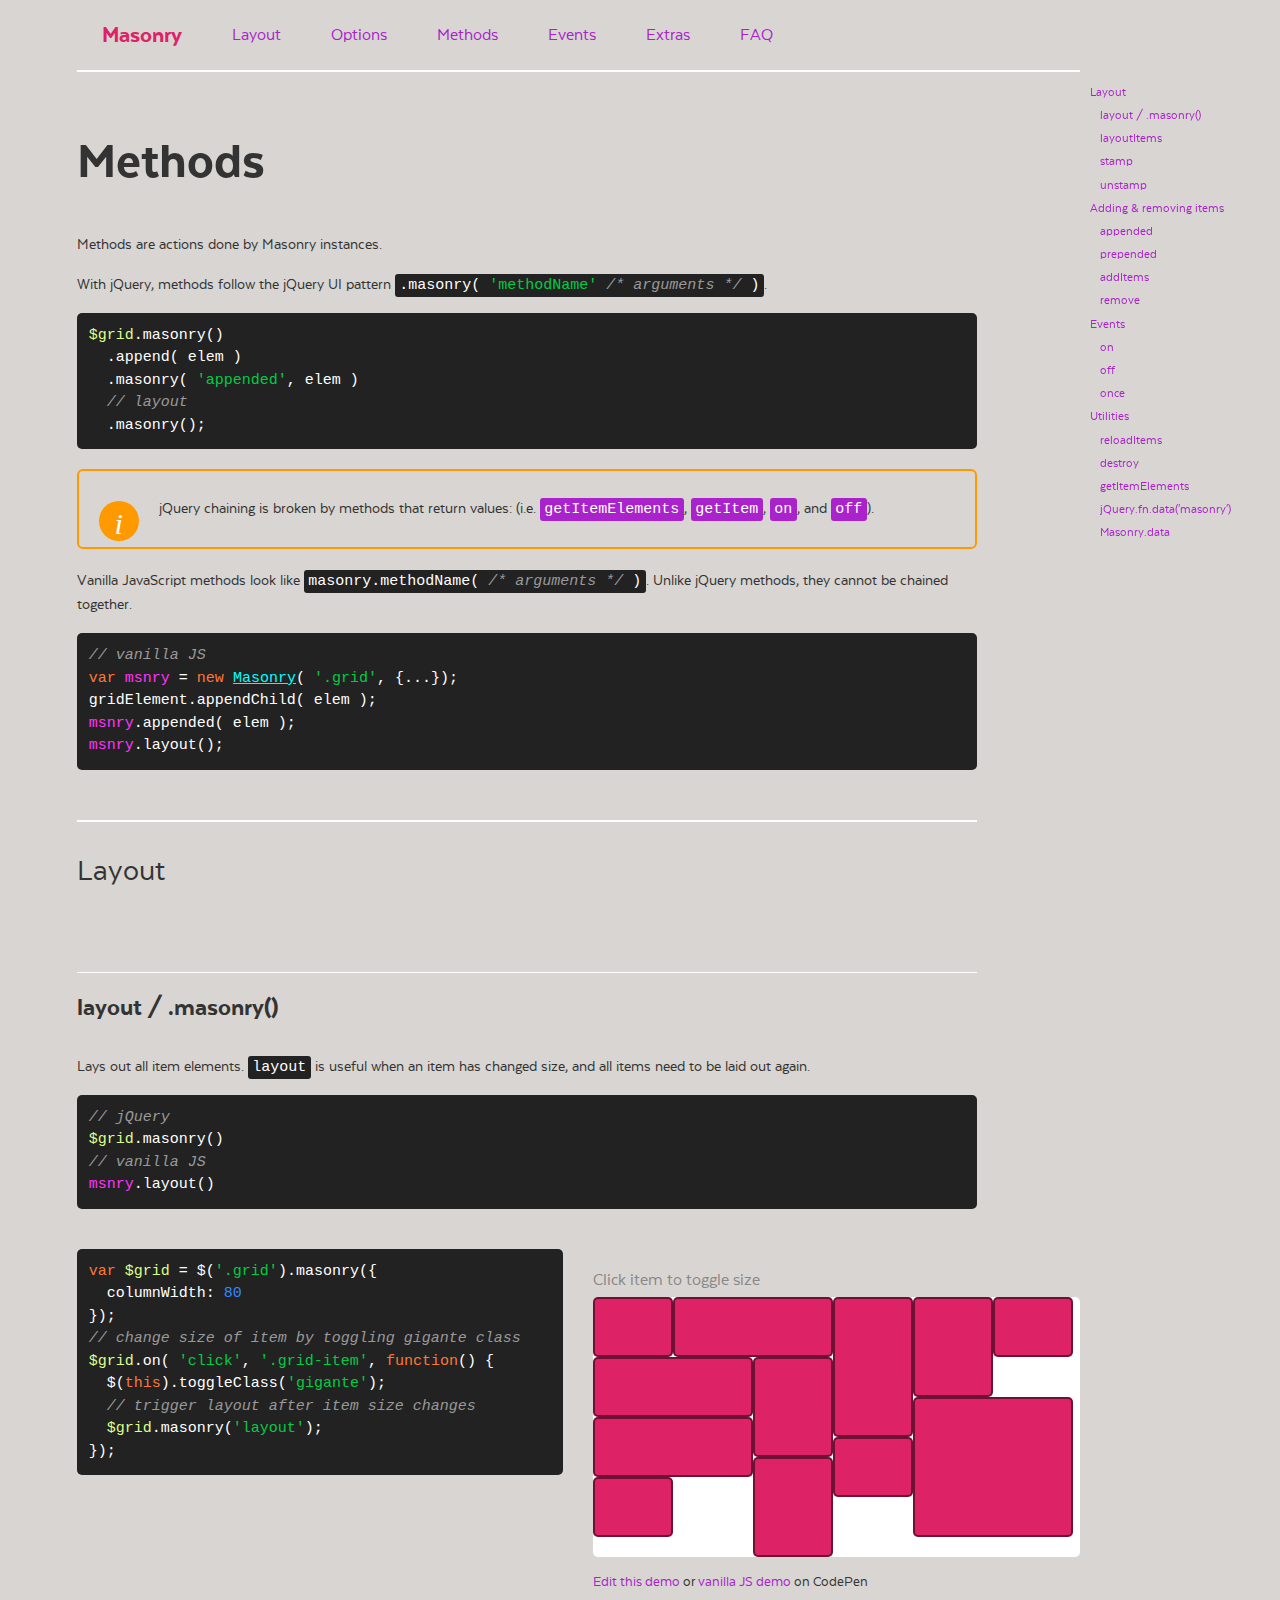
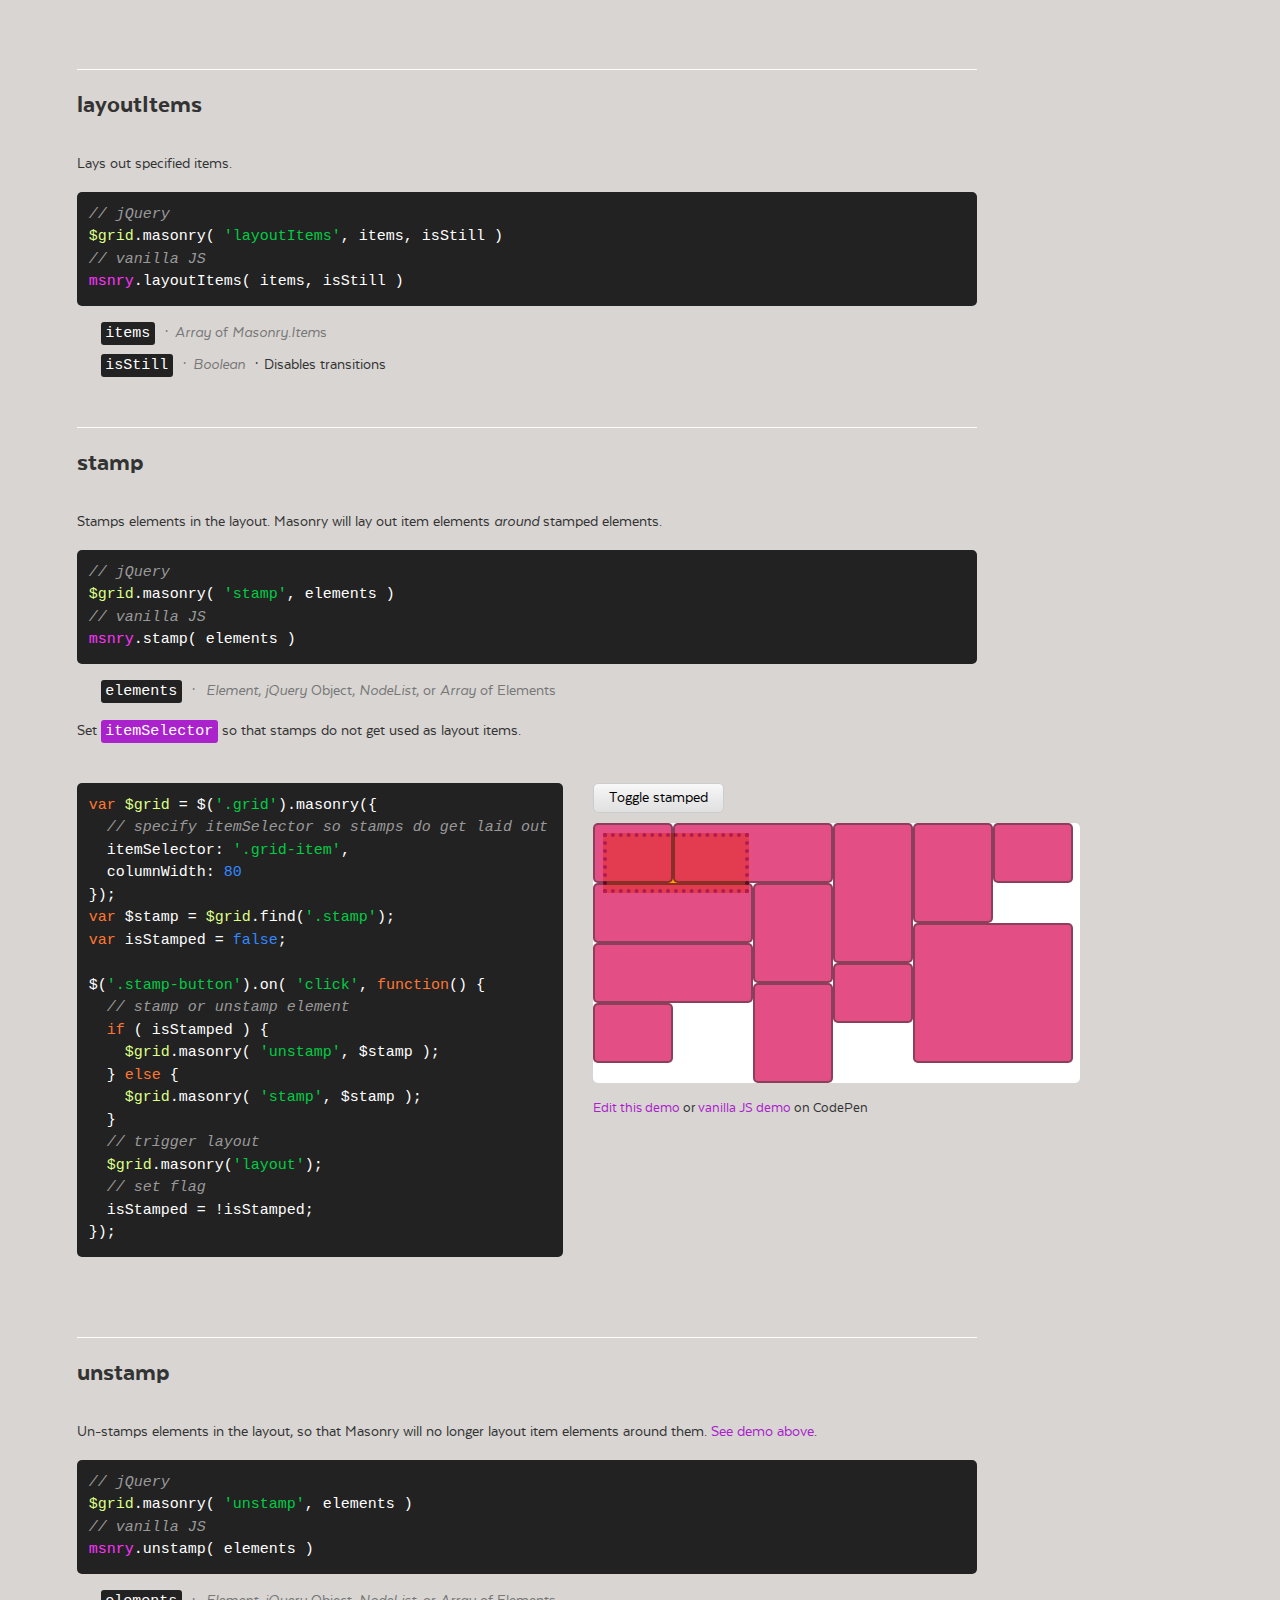
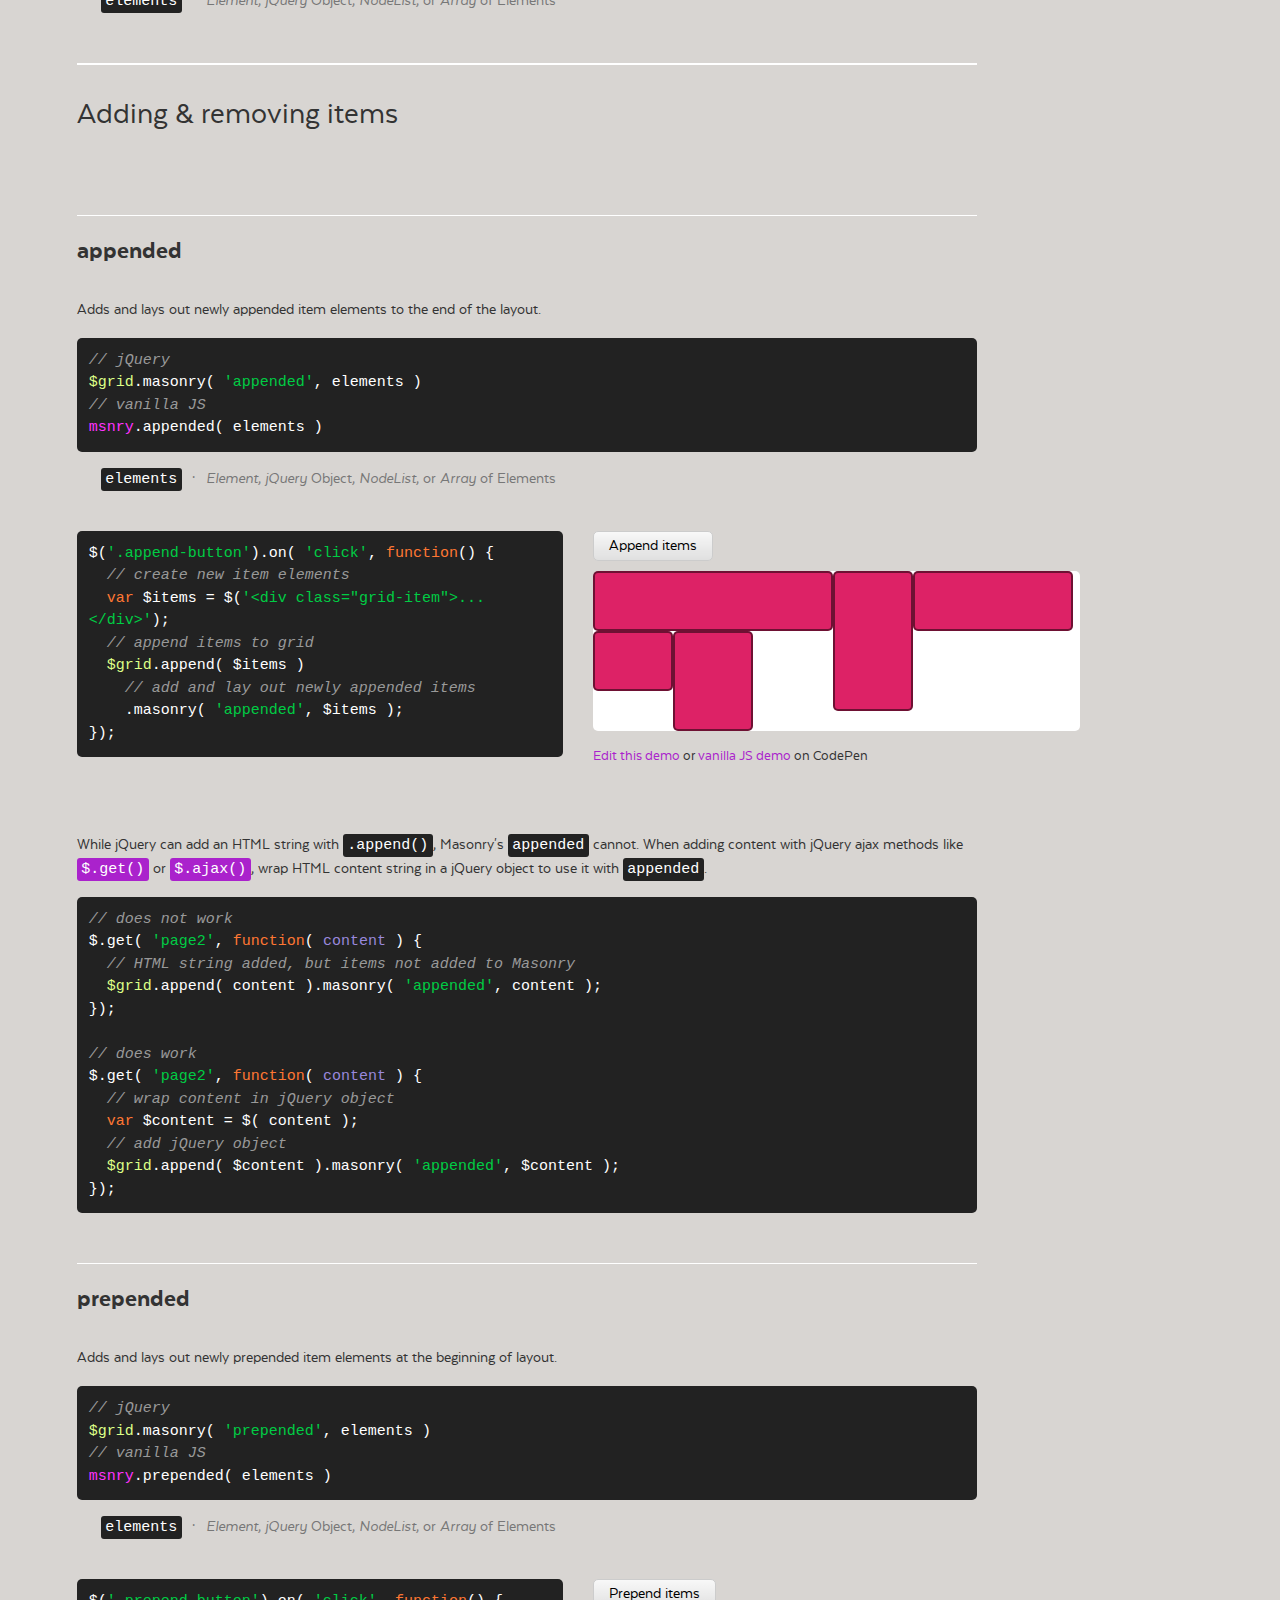
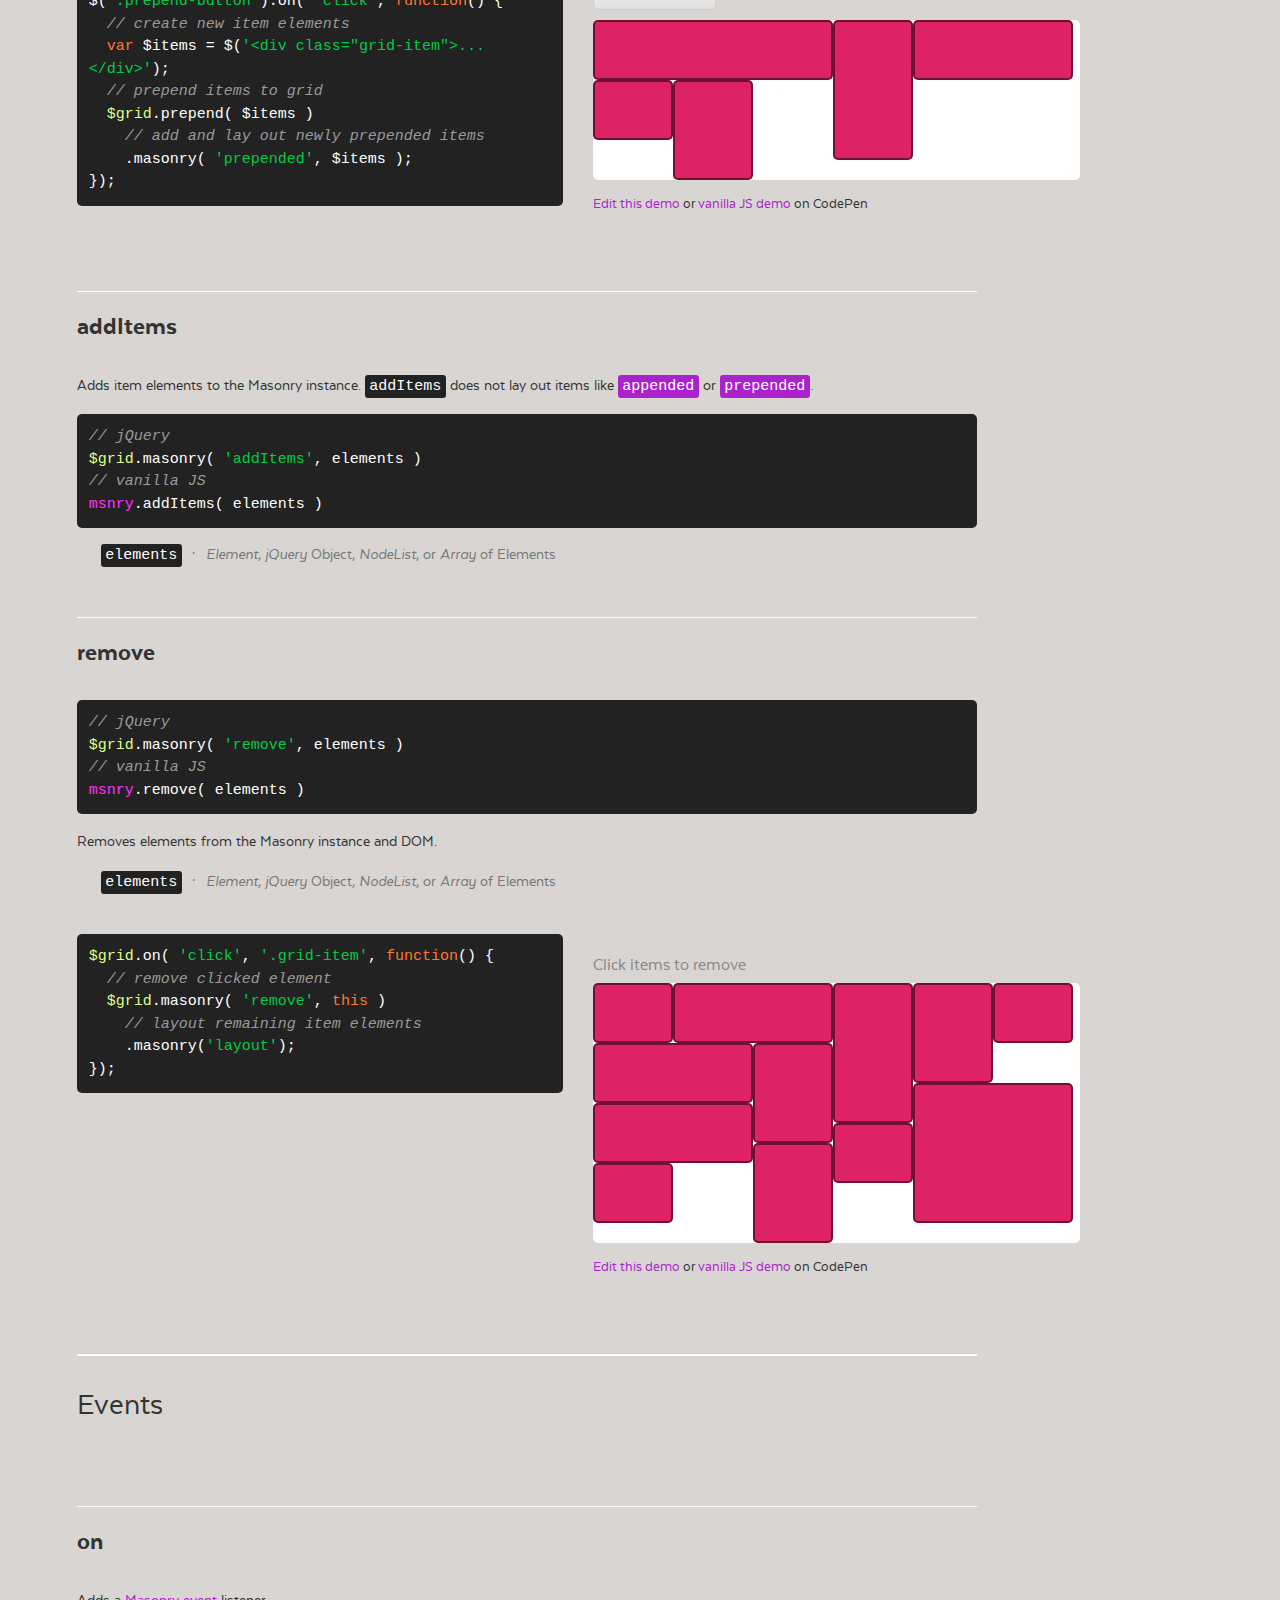
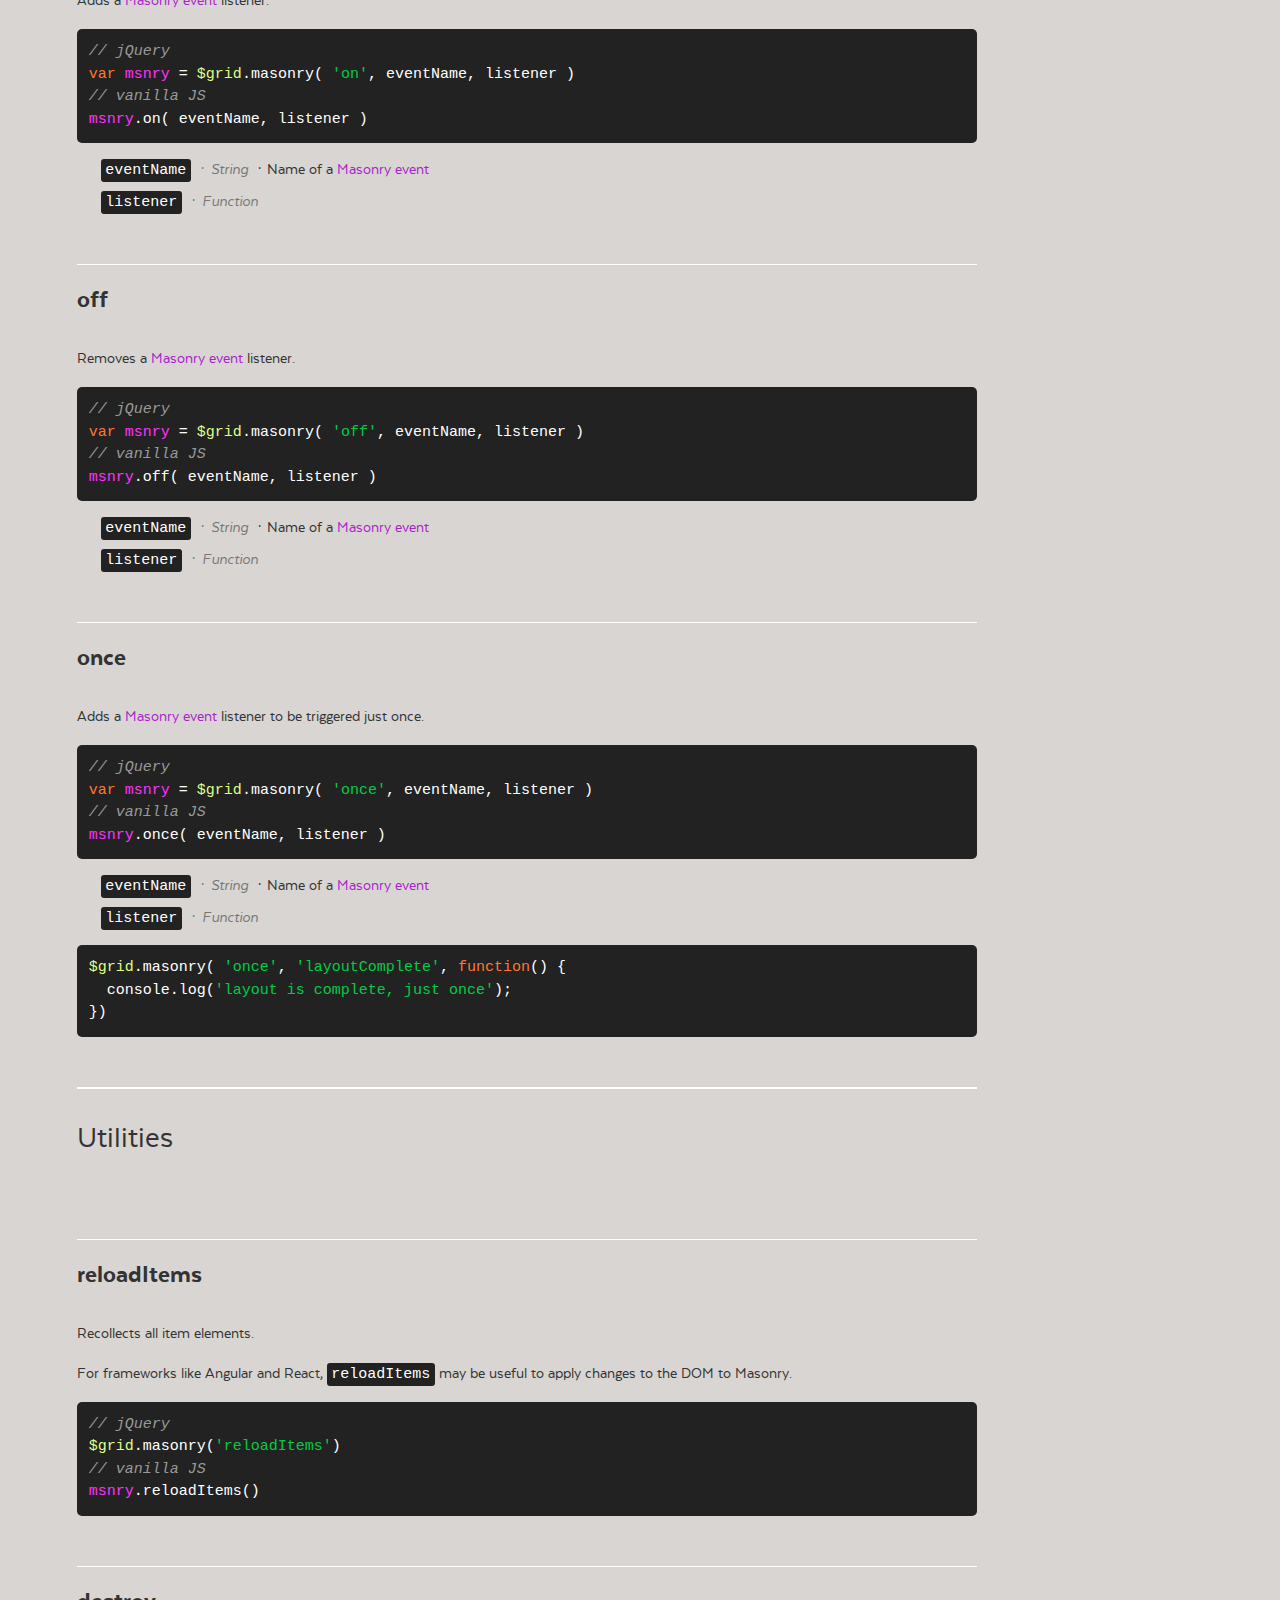
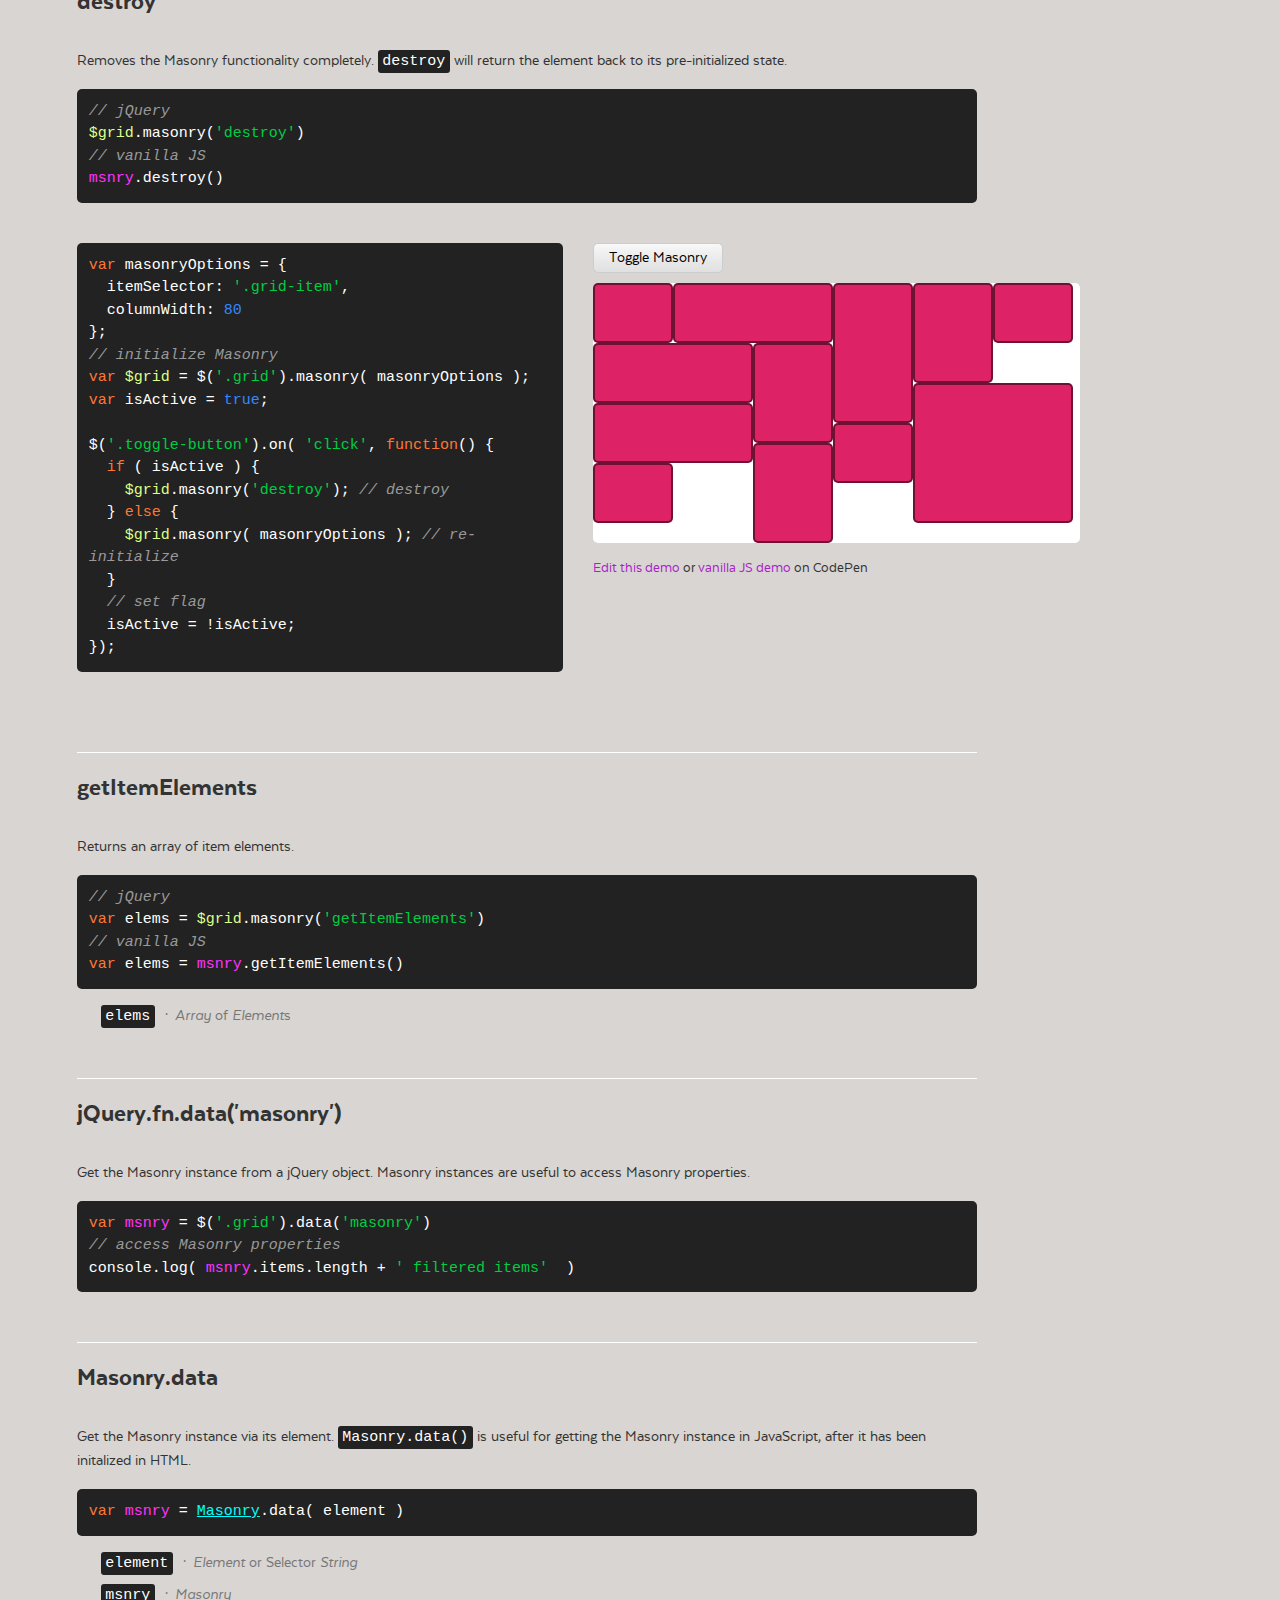
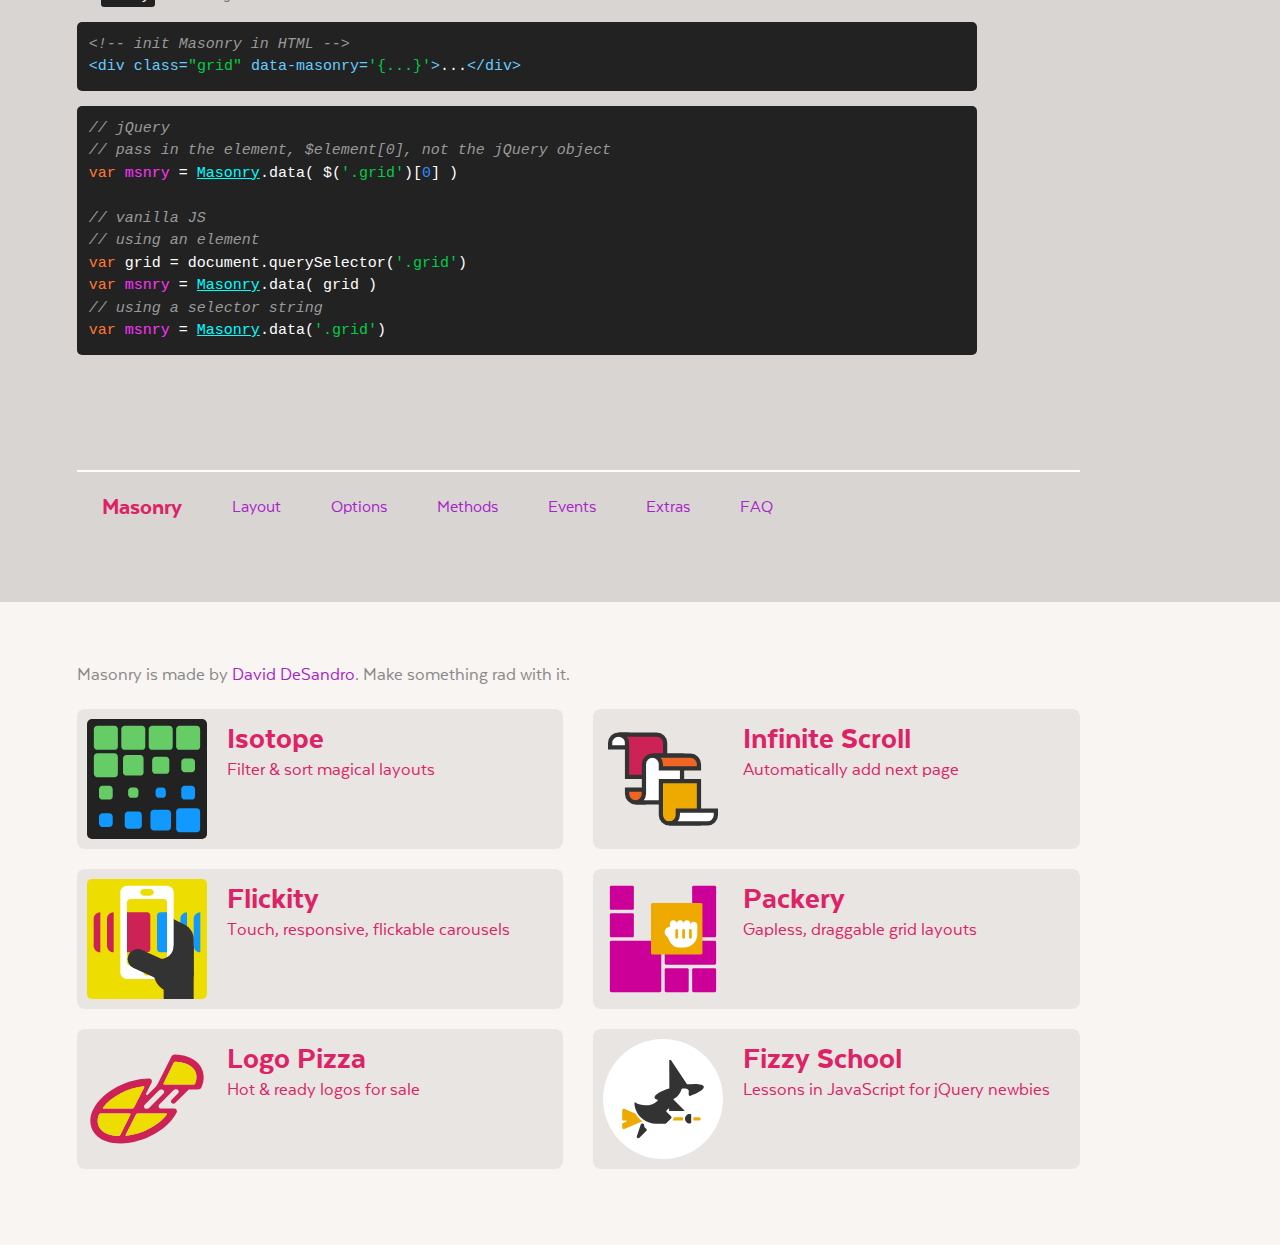
<file: masonry-docs/methods.html>
<!doctype html>
<html class="export" lang="en">
<head>
  <meta charset="utf-8">
  <meta http-equiv="X-UA-Compatible" content="IE=edge,chrome=1">
  <meta name="viewport" content="width=device-width">
  <meta name="description" content="Cascading grid layout library">

  <title>Masonry &#xB7; Methods</title>

    <link rel="stylesheet" href="css/masonry-docs.css?3" media="screen">

</head>
<body class="page--" data-page="">


  <div class="site-nav">
    <div class="container">
      <ol class="site-nav__list">
        <li class="site-nav__item site-nav__item--homepage">
          <a href=".">Masonry</a></li>
        <li class="site-nav__item site-nav__item--layout">
          <a href="layout.html">Layout</a></li>
        <li class="site-nav__item site-nav__item--options">
          <a href="options.html">Options</a></li>
        <li class="site-nav__item site-nav__item--methods">
          <a href="methods.html">Methods</a></li>
        <li class="site-nav__item site-nav__item--events">
          <a href="events.html">Events</a></li>
        <li class="site-nav__item site-nav__item--extras">
          <a href="extras.html">Extras</a></li>
        <li class="site-nav__item site-nav__item--faq">
          <a href="faq.html">FAQ</a></li>
      </ol>
    </div>
  </div>


  <div id="content" class="content container">

      <h1>Methods</h1>

    <ul class="page-nav">
<li class="page-nav__item page-nav__item--h2"><a href="#layout">Layout</a></li>
<li class="page-nav__item page-nav__item--h3"><a href="#layout-masonry">layout / .masonry()</a></li>
<li class="page-nav__item page-nav__item--h3"><a href="#layoutitems">layoutItems</a></li>
<li class="page-nav__item page-nav__item--h3"><a href="#stamp">stamp</a></li>
<li class="page-nav__item page-nav__item--h3"><a href="#unstamp">unstamp</a></li>
<li class="page-nav__item page-nav__item--h2"><a href="#adding-removing-items">Adding &amp; removing items</a></li>
<li class="page-nav__item page-nav__item--h3"><a href="#appended">appended</a></li>
<li class="page-nav__item page-nav__item--h3"><a href="#prepended">prepended</a></li>
<li class="page-nav__item page-nav__item--h3"><a href="#additems">addItems</a></li>
<li class="page-nav__item page-nav__item--h3"><a href="#remove">remove</a></li>
<li class="page-nav__item page-nav__item--h2"><a href="#events">Events</a></li>
<li class="page-nav__item page-nav__item--h3"><a href="#on">on</a></li>
<li class="page-nav__item page-nav__item--h3"><a href="#off">off</a></li>
<li class="page-nav__item page-nav__item--h3"><a href="#once">once</a></li>
<li class="page-nav__item page-nav__item--h2"><a href="#utilities">Utilities</a></li>
<li class="page-nav__item page-nav__item--h3"><a href="#reloaditems">reloadItems</a></li>
<li class="page-nav__item page-nav__item--h3"><a href="#destroy">destroy</a></li>
<li class="page-nav__item page-nav__item--h3"><a href="#getitemelements">getItemElements</a></li>
<li class="page-nav__item page-nav__item--h3"><a href="#jquery-fn-data-masonry">jQuery.fn.data(&apos;masonry&apos;)</a></li>
<li class="page-nav__item page-nav__item--h3"><a href="#masonry-data">Masonry.data</a></li>
</ul>


<p>Methods are actions done by Masonry instances.</p>

<p>With jQuery, methods follow the jQuery UI pattern <code>.masonry( <span class="string">&apos;methodName&apos;</span> <span class="comment">/* arguments */</span> )</code>.</p>

<pre><code class="js"><span class="jquery_var">$grid</span>.masonry()
  .append( elem )
  .masonry( <span class="string">&apos;appended&apos;</span>, elem )
  <span class="comment">// layout</span>
  .masonry();
</code></pre>

<div class="call-out">
  <p>jQuery chaining is broken by methods that return values: (i.e. 
    <a href="#getitemelements"><code>getItemElements</code></a>,
    <a href="#getitem"><code>getItem</code></a>,
    <a href="#on"><code>on</code></a>, and
    <a href="#off"><code>off</code></a>).
  </p>
</div>

<p>Vanilla JavaScript methods look like <code>masonry.methodName( <span class="comment">/* arguments */</span> )</code>. Unlike jQuery methods, they cannot be chained together.</p>

<pre><code class="js"><span class="comment">// vanilla JS</span>
<span class="keyword">var</span> <span class="masonry_var">msnry</span> = <span class="keyword">new</span> <span class="masonry_keyword">Masonry</span>( <span class="string">&apos;.grid&apos;</span>, {...});
gridElement.appendChild( elem );
<span class="masonry_var">msnry</span>.appended( elem );
<span class="masonry_var">msnry</span>.layout();
</code></pre>


<h2 id="layout">Layout</h2>


<h3 id="layout-masonry">layout / .masonry()</h3>

<p>Lays out all item elements. <code>layout</code> is useful when an item has changed size, and all items need to be laid out again.</p>

<pre><code class="js"><span class="comment">// jQuery</span>
<span class="jquery_var">$grid</span>.masonry()
<span class="comment">// vanilla JS</span>
<span class="masonry_var">msnry</span>.layout()
</code></pre>

<div class="duo example">
  <div class="duo__cell example__code">
<pre><code class="js"><span class="keyword">var</span> <span class="jquery_var">$grid</span> = $(<span class="string">&apos;.grid&apos;</span>).masonry({
  <span class="attr">columnWidth</span>: <span class="number">80</span>
});
<span class="comment">// change size of item by toggling gigante class</span>
<span class="jquery_var">$grid</span>.on( <span class="string">&apos;click&apos;</span>, <span class="string">&apos;.grid-item&apos;</span>, <span class="function"><span class="keyword">function</span>(<span class="params"></span>) </span>{
  $(<span class="keyword">this</span>).toggleClass(<span class="string">&apos;gigante&apos;</span>);
  <span class="comment">// trigger layout after item size changes</span>
  <span class="jquery_var">$grid</span>.masonry(<span class="string">&apos;layout&apos;</span>);
});
</code></pre>
  </div>
  <div class="duo__cell example__demo" data-js="layout-demo">
    <p class="instruction">Click item to toggle size</p>
  
    <div class="grid grid--clickable">
      <div class="grid-item"></div>
      <div class="grid-item grid-item--width2"></div>
      <div class="grid-item grid-item--height3"></div>
      <div class="grid-item grid-item--height2"></div>
      <div class="grid-item grid-item--width2"></div>
      <div class="grid-item"></div>
      <div class="grid-item grid-item--width2 grid-item--height3"></div>
      <div class="grid-item grid-item--height2"></div>
      <div class="grid-item grid-item--width2"></div>
      <div class="grid-item"></div>
      <div class="grid-item grid-item--height2"></div>
      <div class="grid-item"></div>
    </div>
  
    <p class="edit-demo">
        <a href="https://codepen.io/desandro/pen/JdEyYQ">Edit this demo</a>
        or <a href="https://codepen.io/desandro/pen/vdkJn">vanilla JS demo</a> on CodePen
    </p>
  </div>
</div>


<h3 id="layoutitems">layoutItems</h3>

<p>Lays out specified items.</p>

<pre><code class="js"><span class="comment">// jQuery</span>
<span class="jquery_var">$grid</span>.masonry( <span class="string">&apos;layoutItems&apos;</span>, items, isStill )
<span class="comment">// vanilla JS</span>
<span class="masonry_var">msnry</span>.layoutItems( items, isStill )
</code></pre>

<p class="argument">
  <code class="argument__code">items</code>
  <span class="argument__type"><i>Array</i> of <i>Masonry.Item</i>s</span>
</p>

<p class="argument">
  <code class="argument__code">isStill</code>
  <span class="argument__type"><i>Boolean</i></span>
  <span class="argument__description">Disables transitions</span>
</p>


<h3 id="stamp">stamp</h3>

<p>Stamps elements in the layout. Masonry will lay out item elements <em>around</em> stamped elements.</p>

<pre><code class="js"><span class="comment">// jQuery</span>
<span class="jquery_var">$grid</span>.masonry( <span class="string">&apos;stamp&apos;</span>, elements )
<span class="comment">// vanilla JS</span>
<span class="masonry_var">msnry</span>.stamp( elements )
</code></pre>

<p class="argument">
  <code class="argument__code">elements</code>
  <span class="argument__type">
    <i>Element</i>,
    <i>jQuery</i> Object,
    <i>NodeList</i>, or
    <i>Array</i> of Elements
  </span>
</p>

<p>Set <a href="options.html#itemselector"><code>itemSelector</code></a> so that stamps do not get used as layout items.</p>

<div class="duo example">
  <div class="duo__cell example__code">
<pre><code class="js"><span class="keyword">var</span> <span class="jquery_var">$grid</span> = $(<span class="string">&apos;.grid&apos;</span>).masonry({
  <span class="comment">// specify itemSelector so stamps do get laid out</span>
  itemSelector: <span class="string">&apos;.grid-item&apos;</span>,
  <span class="attr">columnWidth</span>: <span class="number">80</span>
});
<span class="keyword">var</span> $stamp = <span class="jquery_var">$grid</span>.find(<span class="string">&apos;.stamp&apos;</span>);
<span class="keyword">var</span> isStamped = <span class="literal">false</span>;

$(<span class="string">&apos;.stamp-button&apos;</span>).on( <span class="string">&apos;click&apos;</span>, <span class="function"><span class="keyword">function</span>(<span class="params"></span>) </span>{
  <span class="comment">// stamp or unstamp element</span>
  <span class="keyword">if</span> ( isStamped ) {
    <span class="jquery_var">$grid</span>.masonry( <span class="string">&apos;unstamp&apos;</span>, $stamp );
  } <span class="keyword">else</span> {
    <span class="jquery_var">$grid</span>.masonry( <span class="string">&apos;stamp&apos;</span>, $stamp );
  }
  <span class="comment">// trigger layout</span>
  <span class="jquery_var">$grid</span>.masonry(<span class="string">&apos;layout&apos;</span>);
  <span class="comment">// set flag</span>
  isStamped = !isStamped;
});
</code></pre>
  </div>
  <div class="duo__cell example__demo" data-js="stamp-methods-demo">
    <button class="button stamp-button">Toggle stamped</button>
    <div class="grid grid--has-stamp grid--stamp-methods-demo">
      <div class="stamp stamp--stamp-methods-demo"></div>
      <div class="grid-item"></div>
      <div class="grid-item grid-item--width2"></div>
      <div class="grid-item grid-item--height3"></div>
      <div class="grid-item grid-item--height2"></div>
      <div class="grid-item grid-item--width2"></div>
      <div class="grid-item"></div>
      <div class="grid-item grid-item--width2 grid-item--height3"></div>
      <div class="grid-item grid-item--height2"></div>
      <div class="grid-item grid-item--width2"></div>
      <div class="grid-item"></div>
      <div class="grid-item grid-item--height2"></div>
      <div class="grid-item"></div>
    </div>
    <p class="edit-demo">
        <a href="https://codepen.io/desandro/pen/MwJvbq">Edit this demo</a>
        or <a href="https://codepen.io/desandro/pen/wKpjs">vanilla JS demo</a> on CodePen
    </p>
  </div>
</div>


<h3 id="unstamp">unstamp</h3>

<p>Un-stamps elements in the layout, so that Masonry will no longer layout item elements around them. <a href="#stamp">See demo above</a>.</p>

<pre><code class="js"><span class="comment">// jQuery</span>
<span class="jquery_var">$grid</span>.masonry( <span class="string">&apos;unstamp&apos;</span>, elements )
<span class="comment">// vanilla JS</span>
<span class="masonry_var">msnry</span>.unstamp( elements )
</code></pre>

<p class="argument">
  <code class="argument__code">elements</code>
  <span class="argument__type">
    <i>Element</i>,
    <i>jQuery</i> Object,
    <i>NodeList</i>, or
    <i>Array</i> of Elements
  </span>
</p>


<h2 id="adding-removing-items">Adding &amp; removing items</h2>


<h3 id="appended">appended</h3>

<p>Adds and lays out newly appended item elements to the end of the layout.</p>

<pre><code class="js"><span class="comment">// jQuery</span>
<span class="jquery_var">$grid</span>.masonry( <span class="string">&apos;appended&apos;</span>, elements )
<span class="comment">// vanilla JS</span>
<span class="masonry_var">msnry</span>.appended( elements )
</code></pre>

<p class="argument">
  <code class="argument__code">elements</code>
  <span class="argument__type">
    <i>Element</i>,
    <i>jQuery</i> Object,
    <i>NodeList</i>, or
    <i>Array</i> of Elements
  </span>
</p>

<div class="duo example">
  <div class="duo__cell example__code">
<pre><code class="js">$(<span class="string">&apos;.append-button&apos;</span>).on( <span class="string">&apos;click&apos;</span>, <span class="function"><span class="keyword">function</span>(<span class="params"></span>) </span>{
  <span class="comment">// create new item elements</span>
  <span class="keyword">var</span> $items = $(<span class="string">&apos;&lt;div class=&quot;grid-item&quot;&gt;...&lt;/div&gt;&apos;</span>);
  <span class="comment">// append items to grid</span>
  <span class="jquery_var">$grid</span>.append( $items )
    <span class="comment">// add and lay out newly appended items</span>
    .masonry( <span class="string">&apos;appended&apos;</span>, $items );
});
</code></pre>
  </div>
  <div class="duo__cell example__demo" data-js="appended-demo">
    <button class="button append-button">Append items</button>
    <div class="grid">
      <div class="grid-item grid-item--width3"></div>
      <div class="grid-item grid-item--height3"></div>
      <div class="grid-item grid-item--width2"></div>
      <div class="grid-item"></div>
      <div class="grid-item grid-item--height2"></div>
    </div>
    <p class="edit-demo">
        <a href="https://codepen.io/desandro/pen/kwALv">Edit this demo</a>
        or <a href="https://codepen.io/desandro/pen/nhekz">vanilla JS demo</a> on CodePen
    </p>
  </div>
</div>

<p>While jQuery can add an HTML string with <code>.append()</code>, Masonry&apos;s <code>appended</code> cannot. When adding content with jQuery ajax methods like <a href="https://api.jquery.com/jquery.get/"><code>$.get()</code></a> or <a href="https://api.jquery.com/jquery.ajax/"><code>$.ajax()</code></a>, wrap HTML content string in a jQuery object to use it with <code>appended</code>.</p>

<pre><code class="js"><span class="comment">// does not work</span>
$.get( <span class="string">&apos;page2&apos;</span>, <span class="function"><span class="keyword">function</span>(<span class="params"> content </span>) </span>{
  <span class="comment">// HTML string added, but items not added to Masonry</span>
  <span class="jquery_var">$grid</span>.append( content ).masonry( <span class="string">&apos;appended&apos;</span>, content );
});

<span class="comment">// does work</span>
$.get( <span class="string">&apos;page2&apos;</span>, <span class="function"><span class="keyword">function</span>(<span class="params"> content </span>) </span>{
  <span class="comment">// wrap content in jQuery object</span>
  <span class="keyword">var</span> $content = $( content );
  <span class="comment">// add jQuery object</span>
  <span class="jquery_var">$grid</span>.append( $content ).masonry( <span class="string">&apos;appended&apos;</span>, $content );
});
</code></pre>


<h3 id="prepended">prepended</h3>

<p>Adds and lays out newly prepended item elements at the beginning of layout.</p>

<pre><code class="js"><span class="comment">// jQuery</span>
<span class="jquery_var">$grid</span>.masonry( <span class="string">&apos;prepended&apos;</span>, elements )
<span class="comment">// vanilla JS</span>
<span class="masonry_var">msnry</span>.prepended( elements )
</code></pre>

<p class="argument">
  <code class="argument__code">elements</code>
  <span class="argument__type">
    <i>Element</i>,
    <i>jQuery</i> Object,
    <i>NodeList</i>, or
    <i>Array</i> of Elements
  </span>
</p>

<div class="duo example">
  <div class="duo__cell example__code">
<pre><code class="js">$(<span class="string">&apos;.prepend-button&apos;</span>).on( <span class="string">&apos;click&apos;</span>, <span class="function"><span class="keyword">function</span>(<span class="params"></span>) </span>{
  <span class="comment">// create new item elements</span>
  <span class="keyword">var</span> $items = $(<span class="string">&apos;&lt;div class=&quot;grid-item&quot;&gt;...&lt;/div&gt;&apos;</span>);
  <span class="comment">// prepend items to grid</span>
  <span class="jquery_var">$grid</span>.prepend( $items )
    <span class="comment">// add and lay out newly prepended items</span>
    .masonry( <span class="string">&apos;prepended&apos;</span>, $items );
});
</code></pre>
  </div>
  <div class="duo__cell example__demo" data-js="prepended-demo">
    <button class="button prepend-button">Prepend items</button>
    <div class="grid">
      <div class="grid-item grid-item--width3"></div>
      <div class="grid-item grid-item--height3"></div>
      <div class="grid-item grid-item--width2"></div>
      <div class="grid-item"></div>
      <div class="grid-item grid-item--height2"></div>
    </div>
    <p class="edit-demo">
        <a href="https://codepen.io/desandro/pen/vilFn">Edit this demo</a>
        or <a href="https://codepen.io/desandro/pen/rVjgrL">vanilla JS demo</a> on CodePen
    </p>
  </div>
</div>


<h3 id="additems">addItems</h3>

<p>Adds item elements to the Masonry instance. <code>addItems</code> does not lay out items like <a href="#appended"><code>appended</code></a> or <a href="#prepended"><code>prepended</code></a>.</p>

<pre><code class="js"><span class="comment">// jQuery</span>
<span class="jquery_var">$grid</span>.masonry( <span class="string">&apos;addItems&apos;</span>, elements )
<span class="comment">// vanilla JS</span>
<span class="masonry_var">msnry</span>.addItems( elements )
</code></pre>

<p class="argument">
  <code class="argument__code">elements</code>
  <span class="argument__type">
    <i>Element</i>,
    <i>jQuery</i> Object,
    <i>NodeList</i>, or
    <i>Array</i> of Elements
  </span>
</p>


<h3 id="remove">remove</h3>

<pre><code class="js"><span class="comment">// jQuery</span>
<span class="jquery_var">$grid</span>.masonry( <span class="string">&apos;remove&apos;</span>, elements )
<span class="comment">// vanilla JS</span>
<span class="masonry_var">msnry</span>.remove( elements )
</code></pre>

<p>Removes elements from the Masonry instance and DOM.</p>

<p class="argument">
  <code class="argument__code">elements</code>
  <span class="argument__type">
    <i>Element</i>,
    <i>jQuery</i> Object,
    <i>NodeList</i>, or
    <i>Array</i> of Elements
  </span>
</p>

<div class="duo example">
  <div class="duo__cell example__code">
<pre><code class="js"><span class="jquery_var">$grid</span>.on( <span class="string">&apos;click&apos;</span>, <span class="string">&apos;.grid-item&apos;</span>, <span class="function"><span class="keyword">function</span>(<span class="params"></span>) </span>{
  <span class="comment">// remove clicked element</span>
  <span class="jquery_var">$grid</span>.masonry( <span class="string">&apos;remove&apos;</span>, <span class="keyword">this</span> )
    <span class="comment">// layout remaining item elements</span>
    .masonry(<span class="string">&apos;layout&apos;</span>);
});
</code></pre>
  </div>
  <div class="duo__cell example__demo" data-js="remove-demo">
    <p class="instruction">Click items to remove</p>
    <div class="grid grid--clickable">
      <div class="grid-item"></div>
      <div class="grid-item grid-item--width2"></div>
      <div class="grid-item grid-item--height3"></div>
      <div class="grid-item grid-item--height2"></div>
      <div class="grid-item grid-item--width2"></div>
      <div class="grid-item"></div>
      <div class="grid-item grid-item--width2 grid-item--height3"></div>
      <div class="grid-item grid-item--height2"></div>
      <div class="grid-item grid-item--width2"></div>
      <div class="grid-item"></div>
      <div class="grid-item grid-item--height2"></div>
      <div class="grid-item"></div>
    </div>
    <p class="edit-demo">
        <a href="https://codepen.io/desandro/pen/aOprQW">Edit this demo</a>
        or <a href="https://codepen.io/desandro/pen/IBJeq">vanilla JS demo</a> on CodePen
    </p>
  </div>
</div>


<h2 id="events">Events</h2>


<h3 id="on">on</h3>

<p>Adds a <a href="events.html">Masonry event</a> listener.</p>

<pre><code class="js"><span class="comment">// jQuery</span>
<span class="keyword">var</span> <span class="masonry_var">msnry</span> = <span class="jquery_var">$grid</span>.masonry( <span class="string">&apos;on&apos;</span>, eventName, listener )
<span class="comment">// vanilla JS</span>
<span class="masonry_var">msnry</span>.on( eventName, listener )
</code></pre>

<p class="argument">
  <code class="argument__code">eventName</code>
  <span class="argument__type"><i>String</i></span>
  <span class="argument__description">Name of a <a href="events.html">Masonry event</a></span>
</p>

<p class="argument">
  <code class="argument__code">listener</code>
  <span class="argument__type"><i>Function</i></span>
</p>


<h3 id="off">off</h3>

<p>Removes a <a href="events.html">Masonry event</a> listener.</p>

<pre><code class="js"><span class="comment">// jQuery</span>
<span class="keyword">var</span> <span class="masonry_var">msnry</span> = <span class="jquery_var">$grid</span>.masonry( <span class="string">&apos;off&apos;</span>, eventName, listener )
<span class="comment">// vanilla JS</span>
<span class="masonry_var">msnry</span>.off( eventName, listener )
</code></pre>

<p class="argument">
  <code class="argument__code">eventName</code>
  <span class="argument__type"><i>String</i></span>
  <span class="argument__description">Name of a <a href="events.html">Masonry event</a></span>
</p>

<p class="argument">
  <code class="argument__code">listener</code>
  <span class="argument__type"><i>Function</i></span>
</p>


<h3 id="once">once</h3>

<p>Adds a <a href="events.html">Masonry event</a> listener to be triggered just once.</p>

<pre><code class="js"><span class="comment">// jQuery</span>
<span class="keyword">var</span> <span class="masonry_var">msnry</span> = <span class="jquery_var">$grid</span>.masonry( <span class="string">&apos;once&apos;</span>, eventName, listener )
<span class="comment">// vanilla JS</span>
<span class="masonry_var">msnry</span>.once( eventName, listener )
</code></pre>

<p class="argument">
  <code class="argument__code">eventName</code>
  <span class="argument__type"><i>String</i></span>
  <span class="argument__description">Name of a <a href="events.html">Masonry event</a></span>
</p>

<p class="argument">
  <code class="argument__code">listener</code>
  <span class="argument__type"><i>Function</i></span>
</p>

<pre><code class="js"><span class="jquery_var">$grid</span>.masonry( <span class="string">&apos;once&apos;</span>, <span class="string">&apos;layoutComplete&apos;</span>, <span class="function"><span class="keyword">function</span>(<span class="params"></span>) </span>{
  <span class="built_in">console</span>.log(<span class="string">&apos;layout is complete, just once&apos;</span>);
})
</code></pre>


<h2 id="utilities">Utilities</h2>


<h3 id="reloaditems">reloadItems</h3>

<p>Recollects all item elements.</p>

<p>For frameworks like Angular and React, <code>reloadItems</code> may be useful to apply changes to the DOM to Masonry.</p>

<pre><code class="js"><span class="comment">// jQuery</span>
<span class="jquery_var">$grid</span>.masonry(<span class="string">&apos;reloadItems&apos;</span>)
<span class="comment">// vanilla JS</span>
<span class="masonry_var">msnry</span>.reloadItems()
</code></pre>


<h3 id="destroy">destroy</h3>

<p>Removes the Masonry functionality completely. <code>destroy</code> will return the element back to its pre-initialized state.</p>

<pre><code class="js"><span class="comment">// jQuery</span>
<span class="jquery_var">$grid</span>.masonry(<span class="string">&apos;destroy&apos;</span>)
<span class="comment">// vanilla JS</span>
<span class="masonry_var">msnry</span>.destroy()
</code></pre>

<div class="duo example">
  <div class="duo__cell example__code">
<pre><code class="js"><span class="keyword">var</span> masonryOptions = {
  <span class="attr">itemSelector</span>: <span class="string">&apos;.grid-item&apos;</span>,
  <span class="attr">columnWidth</span>: <span class="number">80</span>
};
<span class="comment">// initialize Masonry</span>
<span class="keyword">var</span> <span class="jquery_var">$grid</span> = $(<span class="string">&apos;.grid&apos;</span>).masonry( masonryOptions );
<span class="keyword">var</span> isActive = <span class="literal">true</span>;

$(<span class="string">&apos;.toggle-button&apos;</span>).on( <span class="string">&apos;click&apos;</span>, <span class="function"><span class="keyword">function</span>(<span class="params"></span>) </span>{
  <span class="keyword">if</span> ( isActive ) {
    <span class="jquery_var">$grid</span>.masonry(<span class="string">&apos;destroy&apos;</span>); <span class="comment">// destroy</span>
  } <span class="keyword">else</span> {
    <span class="jquery_var">$grid</span>.masonry( masonryOptions ); <span class="comment">// re-initialize</span>
  }
  <span class="comment">// set flag</span>
  isActive = !isActive;
});
</code></pre>
  </div>
  <div class="duo__cell example__demo" data-js="destroy-demo">
    <button class="button toggle-button">Toggle Masonry</button>
    <div class="grid">
      <div class="grid-item"></div>
      <div class="grid-item grid-item--width2"></div>
      <div class="grid-item grid-item--height3"></div>
      <div class="grid-item grid-item--height2"></div>
      <div class="grid-item grid-item--width2"></div>
      <div class="grid-item"></div>
      <div class="grid-item grid-item--width2 grid-item--height3"></div>
      <div class="grid-item grid-item--height2"></div>
      <div class="grid-item grid-item--width2"></div>
      <div class="grid-item"></div>
      <div class="grid-item grid-item--height2"></div>
      <div class="grid-item"></div>
    </div>
    <p class="edit-demo">
        <a href="https://codepen.io/desandro/pen/jPyoRE">Edit this demo</a>
        or <a href="https://codepen.io/desandro/pen/EogCw">vanilla JS demo</a> on CodePen
    </p>
  </div>
</div>


<h3 id="getitemelements">getItemElements</h3>

<p>Returns an array of item elements.</p>

<pre><code class="js"><span class="comment">// jQuery</span>
<span class="keyword">var</span> elems = <span class="jquery_var">$grid</span>.masonry(<span class="string">&apos;getItemElements&apos;</span>)
<span class="comment">// vanilla JS</span>
<span class="keyword">var</span> elems = <span class="masonry_var">msnry</span>.getItemElements()
</code></pre>

<p class="argument">
  <code class="argument__code">elems</code>
  <span class="argument__type"><i>Array</i> of <i>Element</i>s</span>
</p>


<h3 id="jquery-fn-data-masonry">jQuery.fn.data(&apos;masonry&apos;)</h3>

<p>Get the Masonry instance from a jQuery object. Masonry instances are useful to access Masonry properties.</p>

<pre><code class="js"><span class="keyword">var</span> <span class="masonry_var">msnry</span> = $(<span class="string">&apos;.grid&apos;</span>).data(<span class="string">&apos;masonry&apos;</span>)
<span class="comment">// access Masonry properties</span>
<span class="built_in">console</span>.log( <span class="masonry_var">msnry</span>.items.length + <span class="string">&apos; filtered items&apos;</span>  )
</code></pre>


<h3 id="masonry-data">Masonry.data</h3>

<p>Get the Masonry instance via its element. <code>Masonry.data()</code> is useful for getting the Masonry instance in JavaScript, after it has been initalized in HTML.</p>

<pre><code class="js"><span class="keyword">var</span> <span class="masonry_var">msnry</span> = <span class="masonry_keyword">Masonry</span>.data( element )
</code></pre>

<p class="argument">
  <code class="argument__code">element</code>
  <span class="argument__type"><i>Element</i> or Selector <i>String</i></span>
</p>

<p class="argument">
  <code class="argument__code">msnry</code>
  <span class="argument__type"><i>Masonry</i></span>
</p>

<pre><code class="html"><span class="comment">&lt;!-- init Masonry in HTML --&gt;</span>
<span class="tag">&lt;<span class="name">div</span> <span class="attr">class</span>=<span class="string">&quot;grid&quot;</span> <span class="attr">data-masonry</span>=<span class="string">&apos;{...}&apos;</span>&gt;</span>...<span class="tag">&lt;/<span class="name">div</span>&gt;</span>
</code></pre>

<pre><code class="js"><span class="comment">// jQuery</span>
<span class="comment">// pass in the element, $element[0], not the jQuery object</span>
<span class="keyword">var</span> <span class="masonry_var">msnry</span> = <span class="masonry_keyword">Masonry</span>.data( $(<span class="string">&apos;.grid&apos;</span>)[<span class="number">0</span>] )

<span class="comment">// vanilla JS</span>
<span class="comment">// using an element</span>
<span class="keyword">var</span> grid = <span class="built_in">document</span>.querySelector(<span class="string">&apos;.grid&apos;</span>)
<span class="keyword">var</span> <span class="masonry_var">msnry</span> = <span class="masonry_keyword">Masonry</span>.data( grid )
<span class="comment">// using a selector string</span>
<span class="keyword">var</span> <span class="masonry_var">msnry</span> = <span class="masonry_keyword">Masonry</span>.data(<span class="string">&apos;.grid&apos;</span>)
</code></pre>



  </div>

  <div class="site-nav">
    <div class="container">
      <ol class="site-nav__list">
        <li class="site-nav__item site-nav__item--homepage">
          <a href=".">Masonry</a></li>
        <li class="site-nav__item site-nav__item--layout">
          <a href="layout.html">Layout</a></li>
        <li class="site-nav__item site-nav__item--options">
          <a href="options.html">Options</a></li>
        <li class="site-nav__item site-nav__item--methods">
          <a href="methods.html">Methods</a></li>
        <li class="site-nav__item site-nav__item--events">
          <a href="events.html">Events</a></li>
        <li class="site-nav__item site-nav__item--extras">
          <a href="extras.html">Extras</a></li>
        <li class="site-nav__item site-nav__item--faq">
          <a href="faq.html">FAQ</a></li>
      </ol>
    </div>
  </div>

  <div class="site-footer">
    <div class="container">
  
      <p class="site-footer__copy">
        Masonry is made by <a href="https://desandro.com">David DeSandro</a>.
        Make something rad with it.
      </p>
  
      <div class="showcase">
      
        <ul class="showcase-item-list">
            <li class="showcase-item">
              <a class="showcase-item__link" href="https://isotope.metafizzy.co">
                <div class="showcase-item__image">
                    <svg class="isotope-illo" xmlns="http://www.w3.org/2000/svg" viewbox="0 0 350 350" width="100" height="100">
                      <path class="isotope-illo__color1" fill="#6C6" d="M80 170H30c-6 0-10-5-10-10v-50c0-6 5-10 10-10h50c6 0 10 5 10 10v50C90 166 86 170 80 170z"/>
                      <path class="isotope-illo__color1" fill="#6C6" d="M80 90H30c-6 0-10-5-10-10V30c0-6 5-10 10-10h50c6 0 10 5 10 10v50C90 86 86 90 80 90z"/>
                      <path class="isotope-illo__color1" fill="#6C6" d="M160 90h-50c-6 0-10-5-10-10V30c0-6 5-10 10-10h50c6 0 10 5 10 10v50C170 86 166 90 160 90z"/>
                      <path class="isotope-illo__color1" fill="#6C6" d="M240 90h-50c-6 0-10-5-10-10V30c0-6 5-10 10-10h50c6 0 10 5 10 10v50C250 86 246 90 240 90z"/>
                      <path class="isotope-illo__color1" fill="#6C6" d="M320 90h-50c-6 0-10-5-10-10V30c0-6 5-10 10-10h50c6 0 10 5 10 10v50C330 86 326 90 320 90z"/>
                      <path class="isotope-illo__color1" fill="#6C6" d="M155 165h-40c-6 0-10-5-10-10v-40c0-6 5-10 10-10h40c6 0 10 5 10 10v40 C165 161 161 165 155 165z"/>
                      <path class="isotope-illo__color1" fill="#6C6" d="M230 160h-30c-6 0-10-5-10-10v-30c0-6 5-10 10-10h30c6 0 10 5 10 10v30 C240 156 236 160 230 160z"/>
                      <path class="isotope-illo__color1" fill="#6C6" d="M305 155h-20c-6 0-10-5-10-10v-20c0-6 5-10 10-10h20c6 0 10 5 10 10v20 C315 151 311 155 305 155z"/>
                      <path class="isotope-illo__color1" fill="#6C6" d="M65 235H45c-6 0-10-5-10-10v-20c0-6 5-10 10-10h20c6 0 10 5 10 10v20C75 231 71 235 65 235z"/>
                      <path class="isotope-illo__color1" fill="#6C6" d="M140 230h-10c-6 0-10-5-10-10v-10c0-6 5-10 10-10h10c6 0 10 5 10 10v10 C150 226 146 230 140 230z"/>
                      <path class="isotope-illo__color2" fill="#19F" d="M305 235h-20c-6 0-10-5-10-10v-20c0-6 5-10 10-10h20c6 0 10 5 10 10v20 C315 231 311 235 305 235z"/>
                      <path class="isotope-illo__color2" fill="#19F" d="M65 315H45c-6 0-10-5-10-10v-20c0-6 5-10 10-10h20c6 0 10 5 10 10v20C75 311 71 315 65 315z"/>
                      <path class="isotope-illo__color2" fill="#19F" d="M150 320h-30c-6 0-10-5-10-10v-30c0-6 5-10 10-10h30c6 0 10 5 10 10v30 C160 316 156 320 150 320z"/>
                      <path class="isotope-illo__color2" fill="#19F" d="M220 230h-10c-6 0-10-5-10-10v-10c0-6 5-10 10-10h10c6 0 10 5 10 10v10 C230 226 226 230 220 230z"/>
                      <path class="isotope-illo__color2" fill="#19F" d="M235 325h-40c-6 0-10-5-10-10v-40c0-6 5-10 10-10h40c6 0 10 5 10 10v40 C245 321 241 325 235 325z"/>
                      <path class="isotope-illo__color2" fill="#19F" d="M320 330h-50c-6 0-10-5-10-10v-50c0-6 5-10 10-10h50c6 0 10 5 10 10v50 C330 326 326 330 320 330z"/>
                    </svg>
                </div>
                <div class="showcase-item__text">
                  <h3 class="showcase-item__title">Isotope</h3>
                  <p class="showcase-item__description">Filter &amp; sort magical layouts</p>
                </div>
              </a>
            </li>
      
            <li class="showcase-item">
              <a class="showcase-item__link" href="https://infinite-scroll.com">
                <div class="showcase-item__image">
                    <svg class="infinite-scroll-illo" xmlns="http://www.w3.org/2000/svg" viewbox="0 0 520 520" width="200" height="200">
                      <path class="infinite-scroll-illo__page infinite-scroll-illo__page--back" d="M90,110H10V90c0-22,18-40,40-40h40V110z"/>
                      <path class="infinite-scroll-illo__page infinite-scroll-illo__page--front1" d="M270,90L270,90c0-22-18-40-40-40h0H50h0c22,0,40,18,40,40v0v0v160h180V90z"/>
                      <path class="infinite-scroll-illo__page infinite-scroll-illo__page--front2" d="M170,330v-20H90v20v0c0,22,18,40,40,40h0h40V330z"/>
                      <path class="infinite-scroll-illo__page infinite-scroll-illo__page--back" d="M350,150H210c-22,0-40,18-40,40v140v0c0,22-18,40-40,40h0h220V150z"/>
                      <path class="infinite-scroll-illo__page infinite-scroll-illo__page--front3" d="M430,470V270H250v160c0,22,18,40,40,40H430z"/>
                      <path class="infinite-scroll-illo__page infinite-scroll-illo__page--front2" d="M250,190v20h180v-20c0-22-18-40-40-40H210h0C232,150,250,168,250,190L250,190z"/>
                      <path class="infinite-scroll-illo__page infinite-scroll-illo__page--back" d="M330,410v20v0c0,22-18,40-40,40h0h180c22,0,40-18,40-40v-20H330z"/>
                    </svg>
                </div>
                <div class="showcase-item__text">
                  <h3 class="showcase-item__title">Infinite Scroll</h3>
                  <p class="showcase-item__description">Automatically add next page</p>
                </div>
              </a>
            </li>
      
            <li class="showcase-item">
              <a class="showcase-item__link" href="https://flickity.metafizzy.co">
                <div class="showcase-item__image">
                    <svg class="flickity-illo" xmlns="http://www.w3.org/2000/svg" viewbox="0 0 360 360" width="100" height="100">
                      <path class="flickity-illo__color1" fill="#19F" d="M300 220L300 220c-11 0-20-9-20-20v-80c0-11 9-20 20-20h0V220z"/>
                      <path class="flickity-illo__color1" fill="#19F" d="M340 220L340 220c-11 0-20-9-20-20v-80c0-11 9-20 20-20h0V220z"/>
                      <path class="flickity-illo__color2" fill="#333" d="M320 290V180c0-18-10-35-27-43L240 110v180H320z"/>
                      <path class="flickity-illo__color3" fill="white" d="M240 300H120c-11 0-20-9-20-20V40c0-11 9-20 20-20h120c11 0 20 9 20 20v240C260 291 251 300 240 300z"/>
                      <path class="flickity-illo__color4" fill="#ED0" d="M230 260H130c-6 0-10-5-10-10V70c0-6 5-10 10-10h100c6 0 10 5 10 10v180 C240 256 236 260 230 260z"/>
                      <path class="flickity-illo__color2" fill="#333" d="M260 200h60v81c0 32-26 59-59 59h0c-34 0-61-27-61-61V240h20 C242 240 260 222 260 200L260 200z"/>
                      <path class="flickity-illo__color5" fill="#C25" d="M180 220h-60V100h60c6 0 10 5 10 10v100C190 216 186 220 180 220z"/>
                      <path class="flickity-illo__color1" fill="#19F" d="M240 220h-20c-6 0-10-5-10-10V110c0-6 5-10 10-10h20V220z"/>
                      <rect class="flickity-illo__color2" fill="#333" x="230" y="280" width="90" height="80"/>
                      <circle class="flickity-illo__color4" fill="#ED0" cx="180" cy="280" r="10"/>
                      <line class="flickity-illo__thumb" stroke="#333" stroke-width="60" stroke-linecap="round" x1="262" y1="290" x2="152" y2="240"/>
                      <path class="flickity-illo__color4" fill="#ED0" d="M190 50h-20c-6 0-10-5-10-10v0c0-6 5-10 10-10h20c6 0 10 5 10 10v0C200 46 196 50 190 50z"/>
                      <path class="flickity-illo__color5" fill="#C25" d="M80 220L80 220c-11 0-20-9-20-20v-80c0-11 9-20 20-20h0V220z"/>
                      <path class="flickity-illo__color5" fill="#C25" d="M40 220L40 220c-11 0-20-9-20-20v-80c0-11 9-20 20-20h0V220z"/>
                    </svg>
                </div>
                <div class="showcase-item__text">
                  <h3 class="showcase-item__title">Flickity</h3>
                  <p class="showcase-item__description">Touch, responsive, flickable carousels</p>
                </div>
              </a>
            </li>
      
            <li class="showcase-item">
              <a class="showcase-item__link" href="https://packery.metafizzy.co">
                <div class="showcase-item__image">
                    <svg class="packery-illo" xmlns="http://www.w3.org/2000/svg" viewbox="0 0 700 700" width="100" height="100">
                      <path class="packery-illo__item" fill="#C09" d="M172 180H48c-4 0-8-4-8-8V48c0-4 4-8 8-8h124c4 0 8 4 8 8v124C180 176 176 180 172 180z"/>
                      <path class="packery-illo__item" fill="#C09" d="M172 340H48c-4 0-8-4-8-8V208c0-4 4-8 8-8h124c4 0 8 4 8 8v124C180 336 176 340 172 340z"/>
                      <path class="packery-illo__item" fill="#C09" d="M492 660H368c-4 0-8-4-8-8V528c0-4 4-8 8-8h124c4 0 8 4 8 8v124C500 656 496 660 492 660z"/>
                      <path class="packery-illo__item" fill="#C09" d="M652 660H528c-4 0-8-4-8-8V528c0-4 4-8 8-8h124c4 0 8 4 8 8v124C660 656 656 660 652 660z"/>
                      <path class="packery-illo__item" fill="#C09" d="M652 500H368c-4 0-8-4-8-8V368c0-4 4-8 8-8h284c4 0 8 4 8 8v124C660 496 656 500 652 500z"/>
                      <path class="packery-illo__item" fill="#C09" d="M332 660H48c-4 0-8-4-8-8V368c0-4 4-8 8-8h284c4 0 8 4 8 8v284C340 656 336 660 332 660z"/>
                      <path class="packery-illo__item" fill="#C09" d="M652 340H528c-4 0-8-4-8-8V48c0-4 4-8 8-8h124c4 0 8 4 8 8v284C660 336 656 340 652 340z"/>
                      <path class="packery-illo__draggie" fill="#EA0" d="M572 440H288c-4 0-8-4-8-8V148c0-4 4-8 8-8h284c4 0 8 4 8 8v284C580 436 576 440 572 440z"/>
                      <g>
                        <path class="packery-illo__hand" fill="white" d="M530 250c-11 0-20 9-20 20v-10c0-11-9-20-20-20s-20 9-20 20c0-11-9-20-20-20s-20 9-20 20c0-11-9-20-20-20
                          s-20 9-20 20v20c-17 0-30 13-30 30c0 11 6 20 14 25l19 35c10 18 30 30 51 30h28
                          c43 0 78-35 78-78V270C550 259 541 250 530 250z"/>
                        <line class="packery-illo__hand-line" stroke="#EA0" fill="none" stroke-width="16" stroke-linecap="round" x1="430" y1="300" x2="430" y2="340"/>
                        <line class="packery-illo__hand-line" stroke="#EA0" fill="none" stroke-width="16" stroke-linecap="round" x1="470" y1="300" x2="470" y2="340"/>
                        <line class="packery-illo__hand-line" stroke="#EA0" fill="none" stroke-width="16" stroke-linecap="round" x1="510" y1="300" x2="510" y2="340"/>
                      </g>
                    </svg>
                </div>
                <div class="showcase-item__text">
                  <h3 class="showcase-item__title">Packery</h3>
                  <p class="showcase-item__description">Gapless, draggable grid layouts</p>
                </div>
              </a>
            </li>
      
            <li class="showcase-item">
              <a class="showcase-item__link" href="http://logo.pizza">
                <div class="showcase-item__image">
                    <svg class="logo-pizza-illo" xmlns="http://www.w3.org/2000/svg" viewbox="0 0 700 700" width="100" height="100">
                      <path class="logo-pizza-illo__outline" fill="#C25" d="M513 91c-9-0-17 5-21 12l-80 160c-3 5-6 10-11 15l-47 47
                        c-5 5-12-1-9-7l32-64c5-11-2-23-14-23h-0c-121 0-268 70-327 180
                        C-9 497 35 609 196 609c138 0 279-85 327-180v0c5-11-2-23-14-23h-77c-13 0-19-15-10-24
                        l81-81c5-5 11-8 18-8l0 0c13 0 19 15 10 24L494 354c-6 6-6 14 0 20c3 3 6 4 10 4
                        c4 0 7-1 10-4l80-80h53c9 0 17-5 21-13C707 190 656 97 513 91z M334 281l-59 117
                        c-2 5-7 8-13 8H97c-4 0-6-4-3-7c49-64 143-114 236-124C333 275 335 278 334 281z
                         M70 441c2-4 6-7 10-7h168c4 0 7 4 5 8l-59 118c-2 4-6 6-11 6
                        C106 565 38 521 70 441z M466 441c-49 64-143 114-236 124c-3 0-6-3-4-6l59-117
                        c2-5 7-8 13-8h166C466 434 468 438 466 441z M446 318l-81 81c-5 5-11 8-18 8l0 0
                        c-13 0-19-15-10-24l81-81c5-5 11-8 18-8l0 0C449 294 455 309 446 318z M447 258L506 139
                        c2-4 6-7 11-6c101 7 140 60 114 126c-2 4-6 7-10 7H452C448 266 445 262 447 258z"/>
                      <path class="logo-pizza-illo__slice" fill="#ED0" d="M334 281l-59 117c-2 5-7 8-13 8H97c-4 0-6-4-3-7
                        c49-64 143-114 236-124C333 275 335 278 334 281z"/>
                      <path class="logo-pizza-illo__slice" fill="#ED0" d="M70 441c2-4 6-7 10-7h168c4 0 7 4 5 8l-59 118c-2 4-6 6-11 6
                        C106 565 38 521 70 441z"/>
                      <path class="logo-pizza-illo__slice" fill="#ED0" d="M466 441c-49 64-143 114-236 124c-3 0-6-3-4-6l59-117
                        c2-5 7-8 13-8h166C466 434 468 438 466 441z"/>
                      <path class="logo-pizza-illo__slice" fill="#ED0" d="M447 258L506 139c2-4 6-7 11-6c101 7 140 60 114 126c-2 4-6 7-10 7H452
                        C448 266 445 262 447 258z"/>
                    </svg>
                </div>
                <div class="showcase-item__text">
                  <h3 class="showcase-item__title">Logo Pizza</h3>
                  <p class="showcase-item__description">Hot &amp; ready logos for sale</p>
                </div>
              </a>
            </li>
      
            <li class="showcase-item">
              <a class="showcase-item__link" href="http://fizzy.school">
                <div class="showcase-item__image">
                    <svg class="witchie-logo" xmlns="http://www.w3.org/2000/svg" viewbox="0 0 1000 1000" width="200" height="200">
                      <circle class="witchie-logo__moon" fill="white" cx="500" cy="500" r="500"/>
                      <path class="witchie-logo__broom" fill="#EA0" d="M582 675a35 35 0 0 0 8-20 3 3 0 0 1 3-2h71a3 3 0 0 1 3 3 59 59 0 0 0 0 20 3 3 0 0 1-3 3h-79A3 3 0 0 1 582 675Zm219 4a13 13 0 0 0 13-14c-1-7-7-12-14-12h-44a3 3 0 0 0-3 3v21a3 3 0 0 0 3 3ZM299 660a203 203 0 0 1-27-36 8 8 0 0 0-4-3L178 582a13 13 0 0 0-18 12v77a8 8 0 0 0 8 8h22a5 5 0 0 1 2 10L164 703a8 8 0 0 0-4 7v28a13 13 0 0 0 18 12l146-63a3 3 0 0 0 1-5A197 197 0 0 1 299 660Z"/>
                      <path class="witchie-logo__dress" fill="#333" d="M326 705h4a13 13 0 0 1 13 13v8a13 13 0 0 0 4 9l13 13a13 13 0 0 1 0 19l-56 56c-10 10-26-0-22-13L314 714A13 13 0 0 1 326 705Zm397-79c-27 0-47 26-37 54 3 7 11 16 17 19a42 42 0 0 0 19 5 38 38 0 0 0 7-1 8 8 0 0 0 6-8v-62a8 8 0 0 0-6-8 38 38 0 0 0-7-1M840 397c-3-15-33-23-77-23a521 521 0 0 0-59 4 5 5 0 0 1-5-2L567 177a8 8 0 0 0-7-4 8 8 0 0 0-8 8l1 227a5 5 0 0 1-4 5c-74 24-123 55-119 76 2 8 11 14 26 18a3 3 0 0 1 1 4l-11 11c-20 20-56 30-92 30-31 0-63-8-84-23a5 5 0 0 0-3-1 5 5 0 0 0-5 5c0 78 68 173 183 173h75a10 10 0 0 0 7-3l38-38a16 16 0 0 0 0-23l-34-34a10 10 0 0 1 0-14l15-15a3 3 0 0 1 5 2v15a5 5 0 0 0 5 5H674a4 4 0 0 0 3-7l-90-90a3 3 0 0 1 1-4c34-19 59-49 67-84a3 3 0 0 1 2-2c6-1 12-1 17-1 22 0 37 5 39 14 1 6 3 11 2 17-5 17 1 31 8 31a6 6 0 0 0 2-0C797 448 845 419 840 397Z"/>
                    </svg>
                </div>
                <div class="showcase-item__text">
                  <h3 class="showcase-item__title">Fizzy School</h3>
                  <p class="showcase-item__description">Lessons in JavaScript for jQuery newbies</p>
                </div>
              </a>
            </li>
      
        </ul> 
      
      </div>
  
    </div>
  </div>

  <script src="js/masonry-docs.min.js?2"></script>


</body>
</html>
</file>
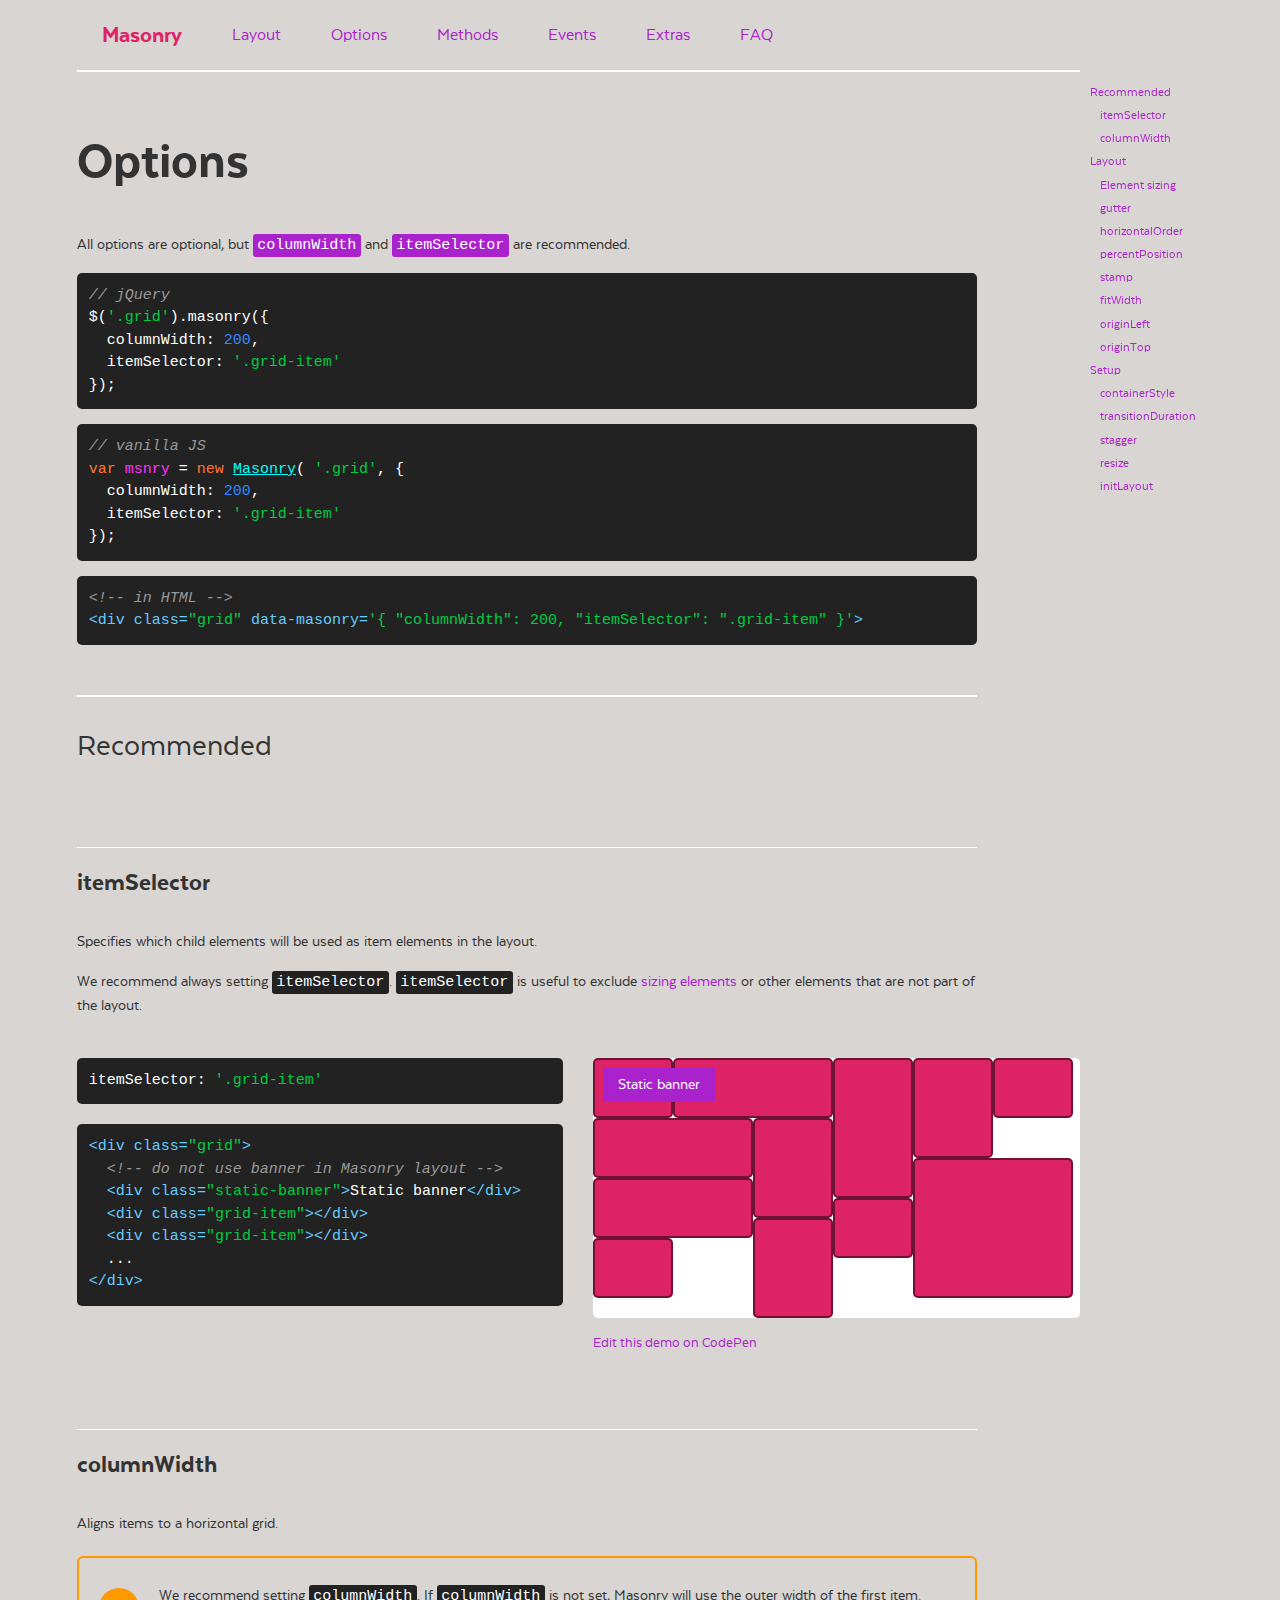
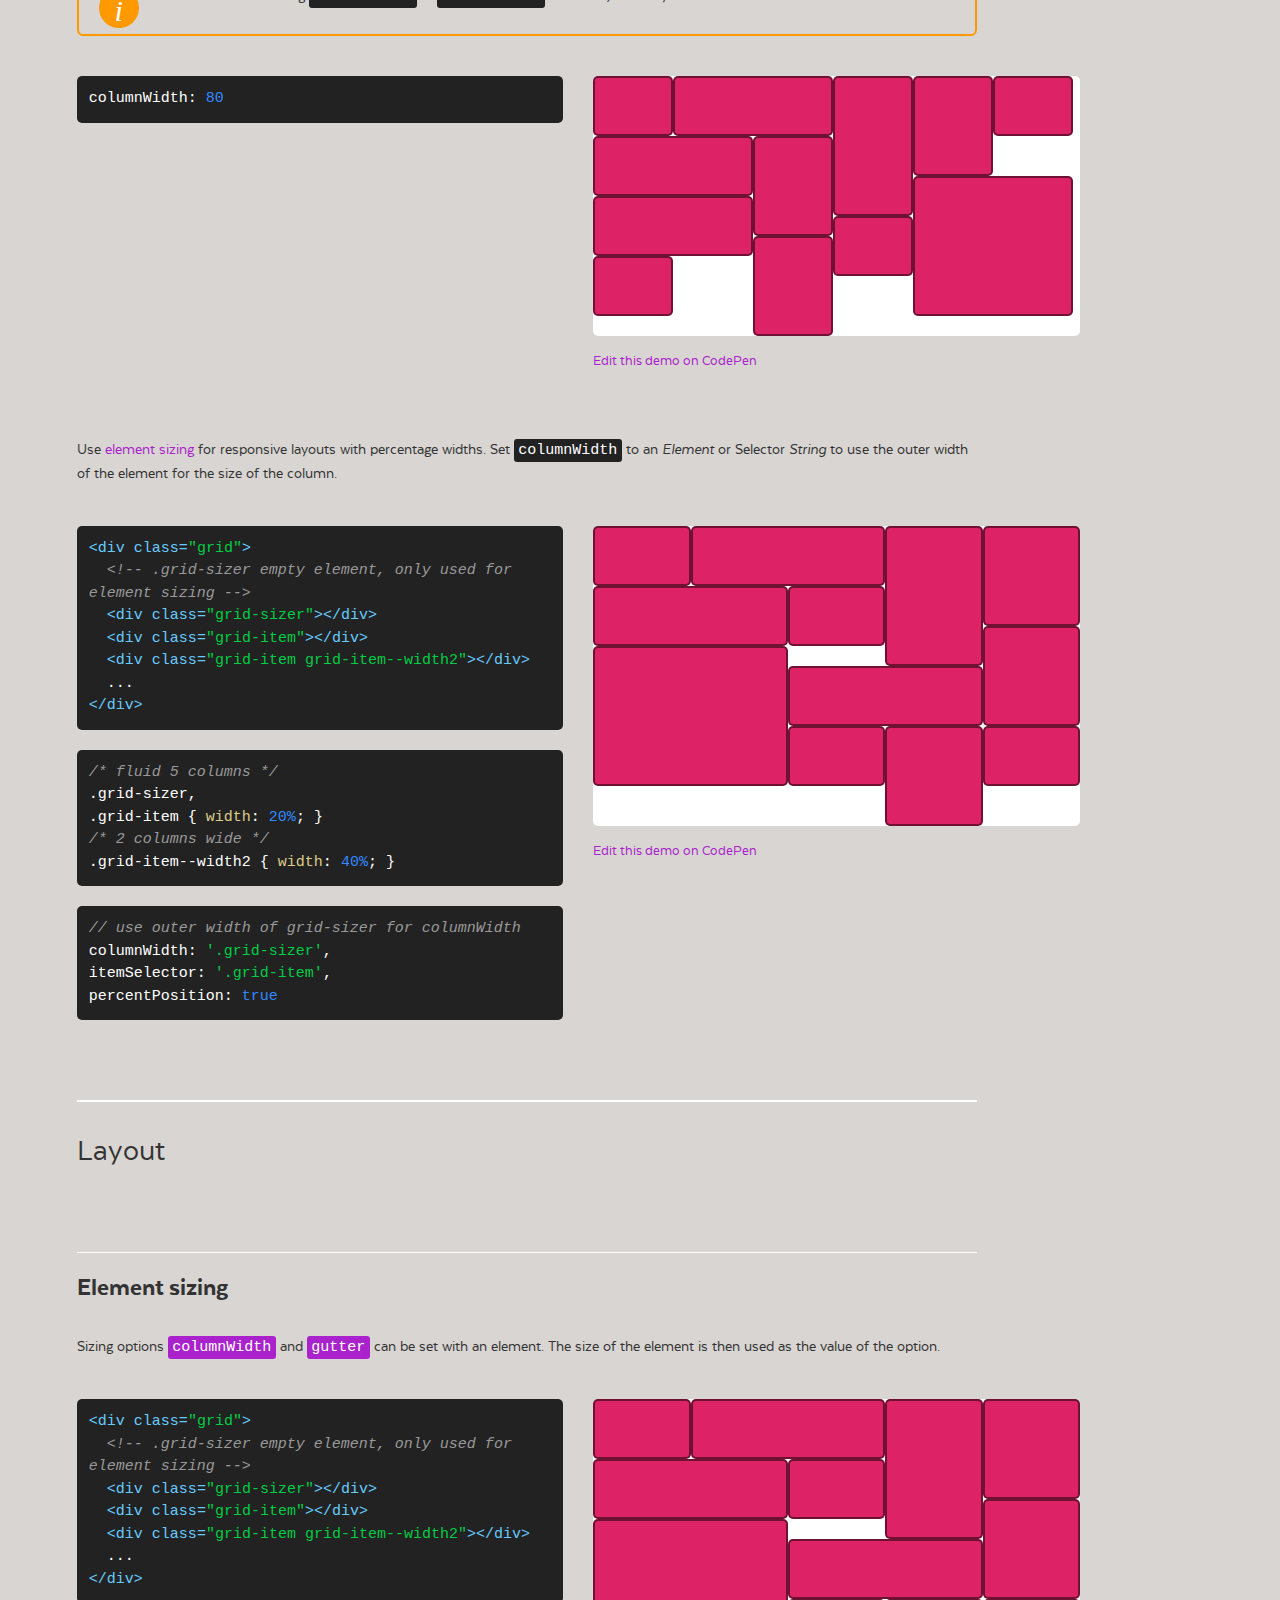
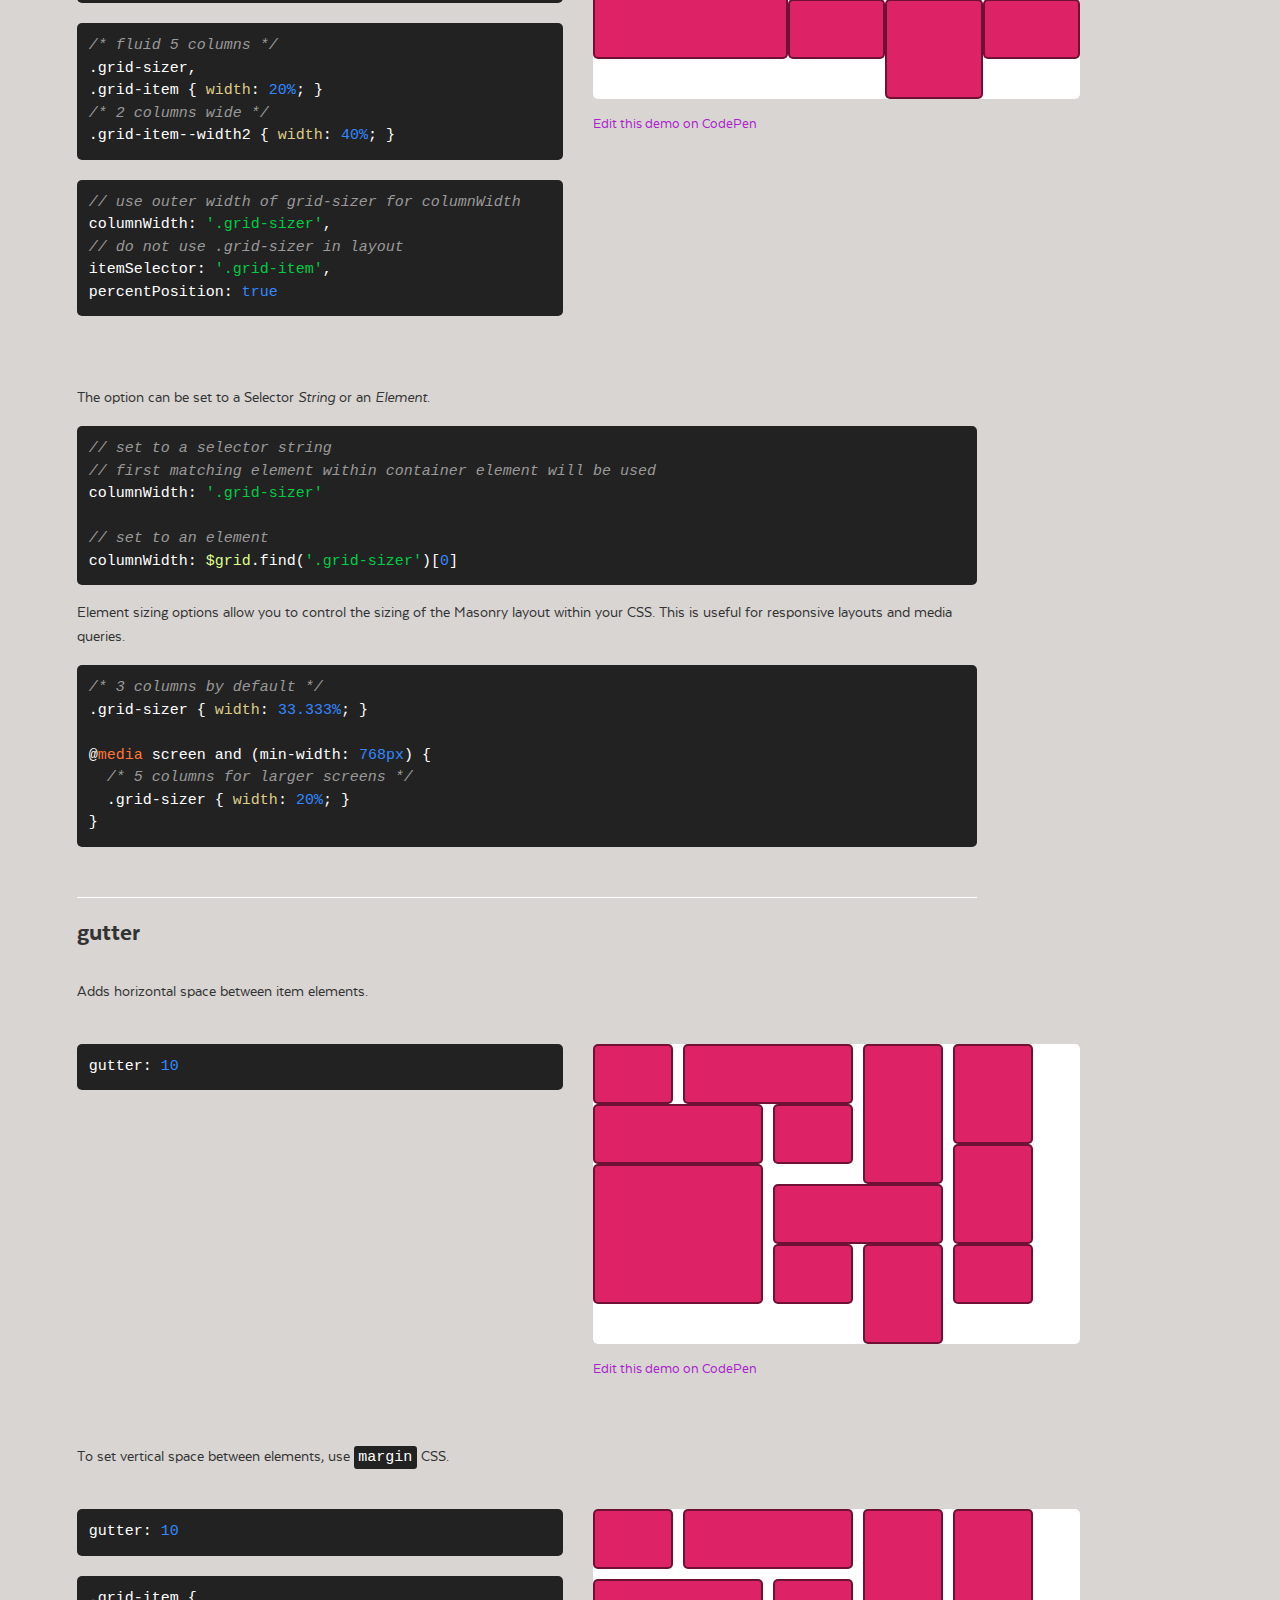
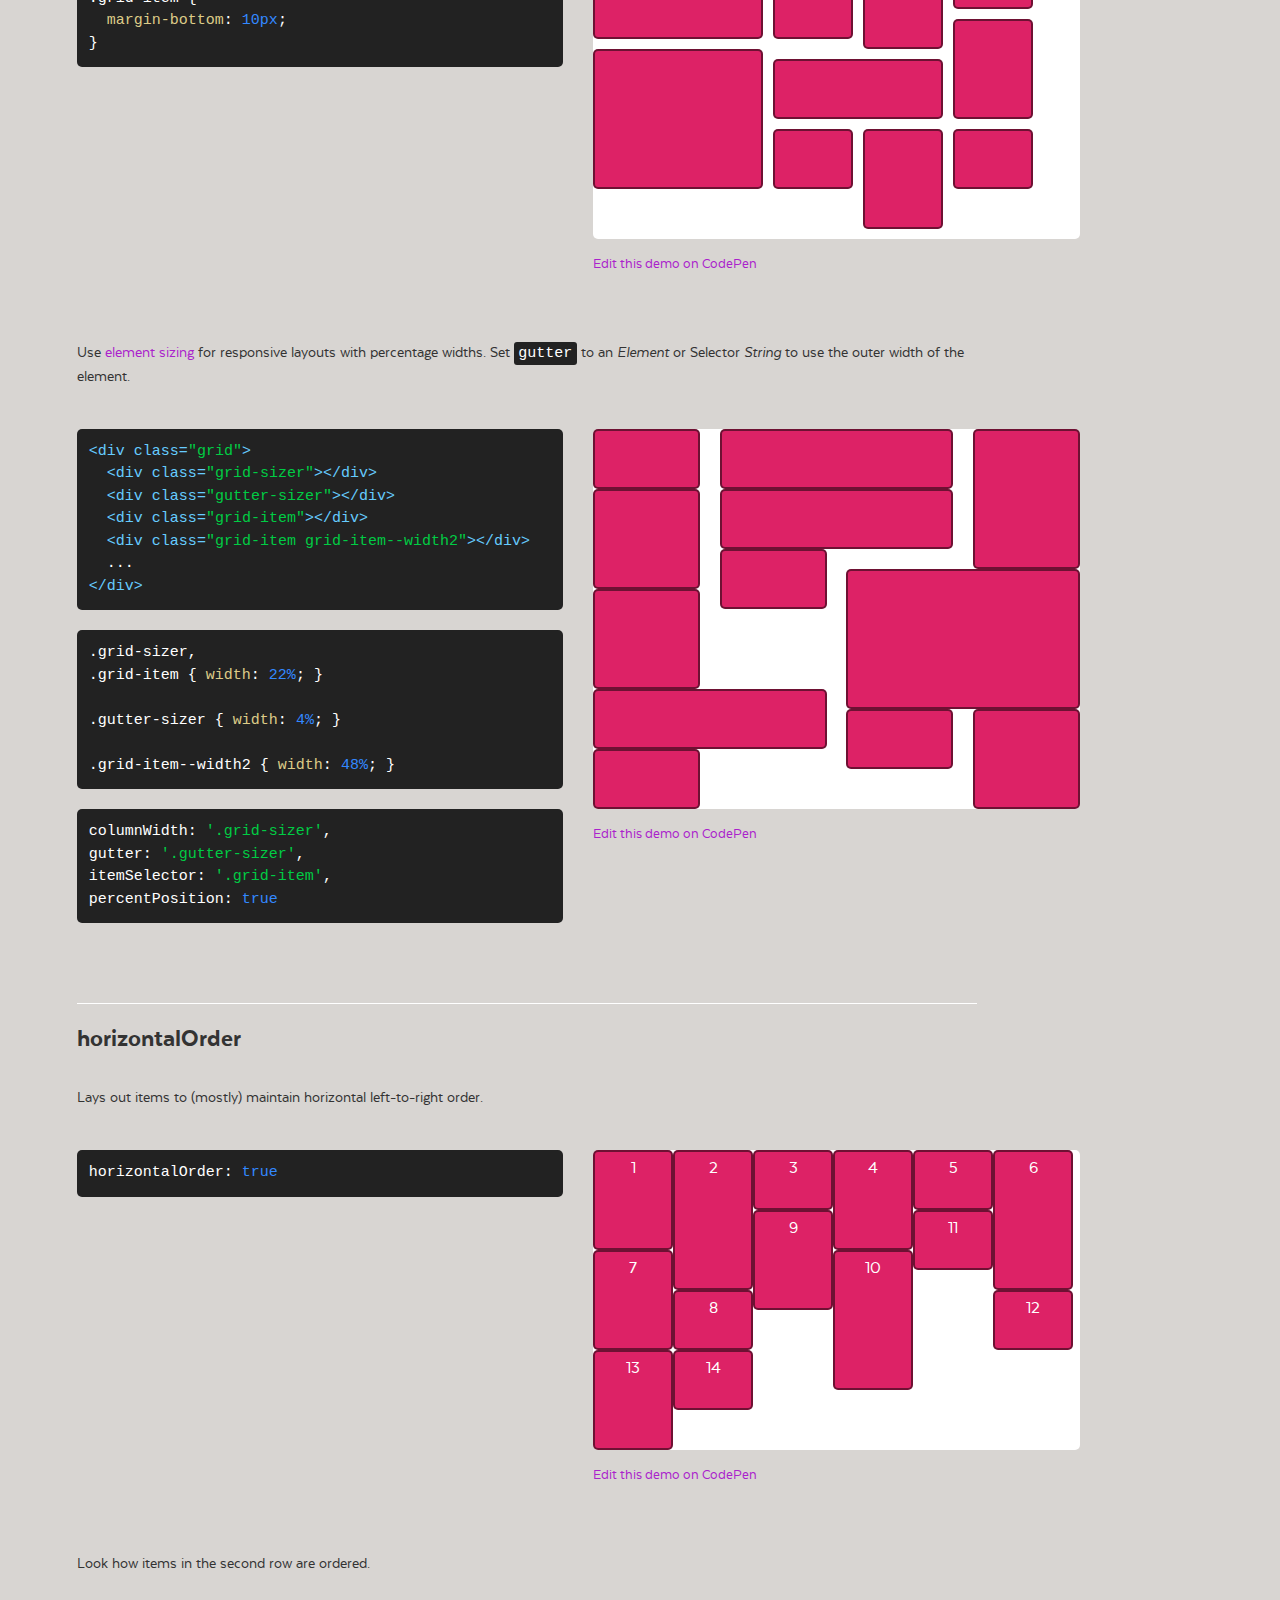
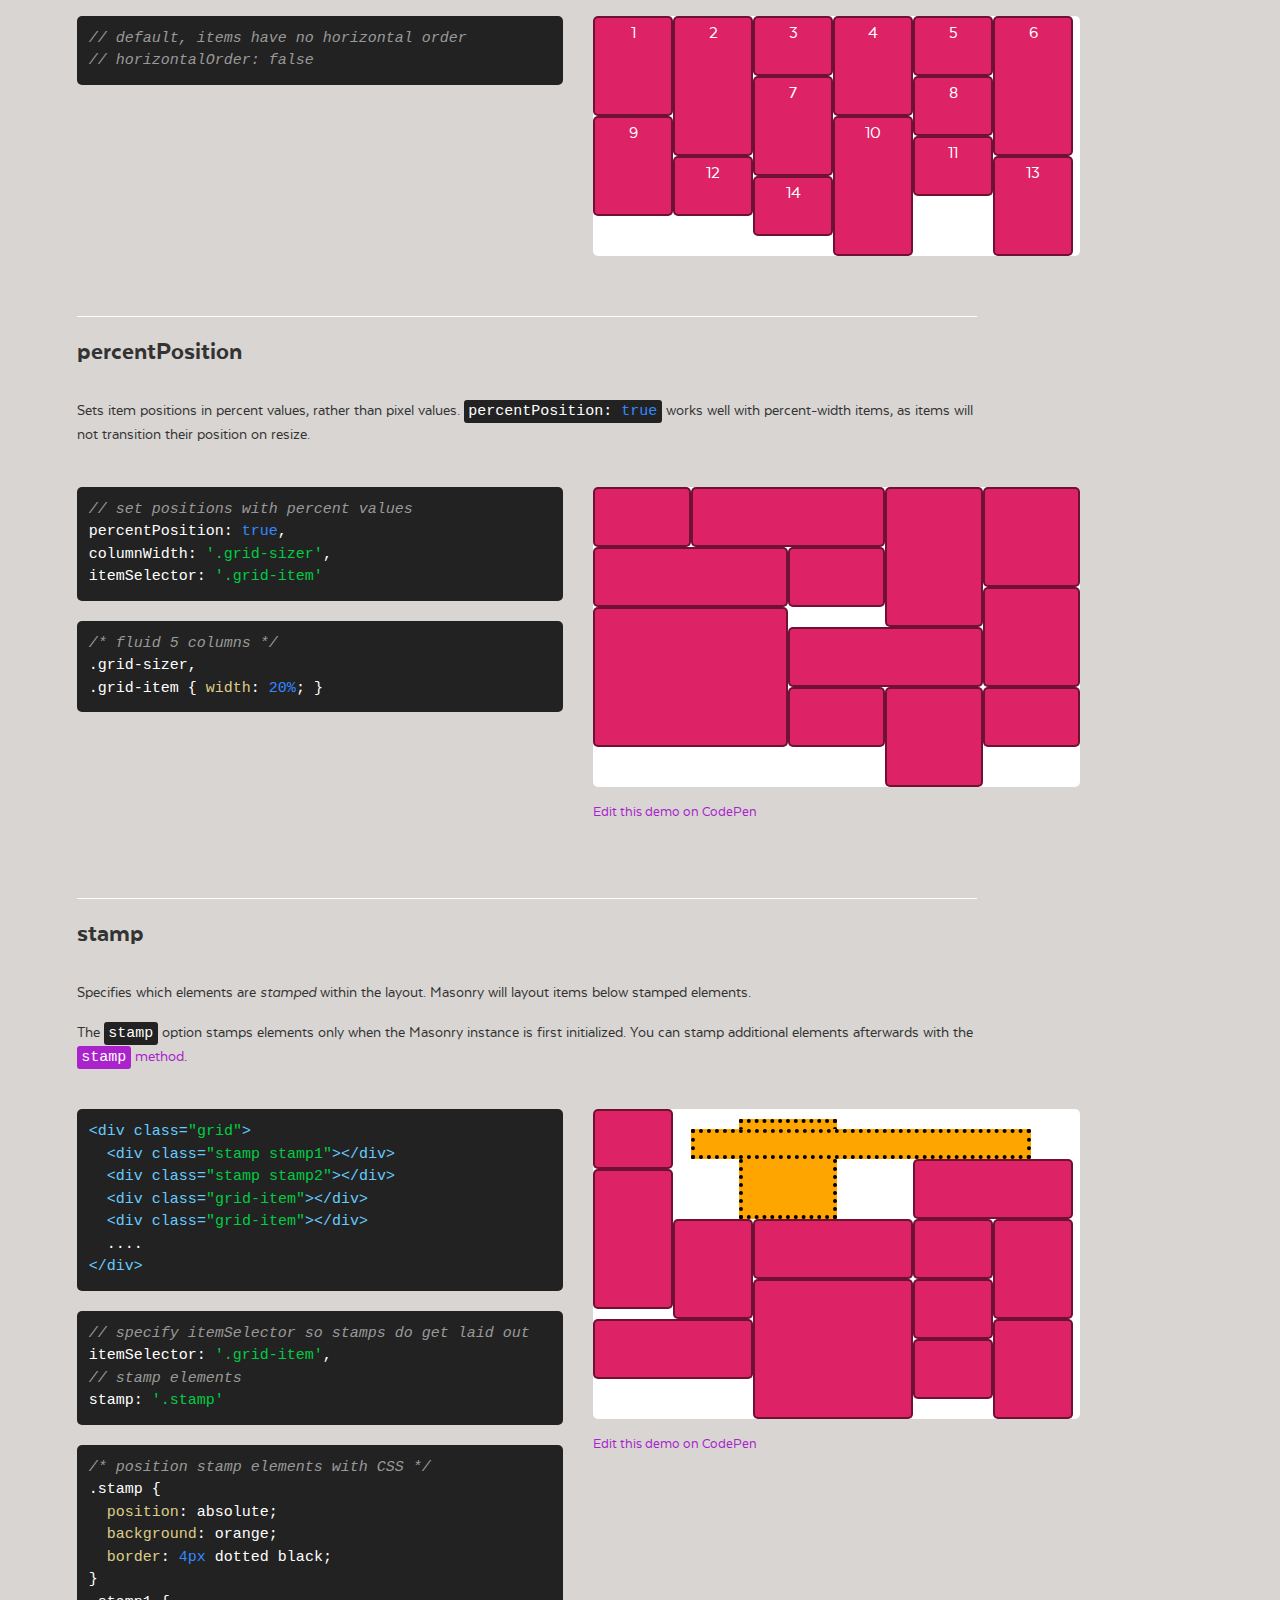
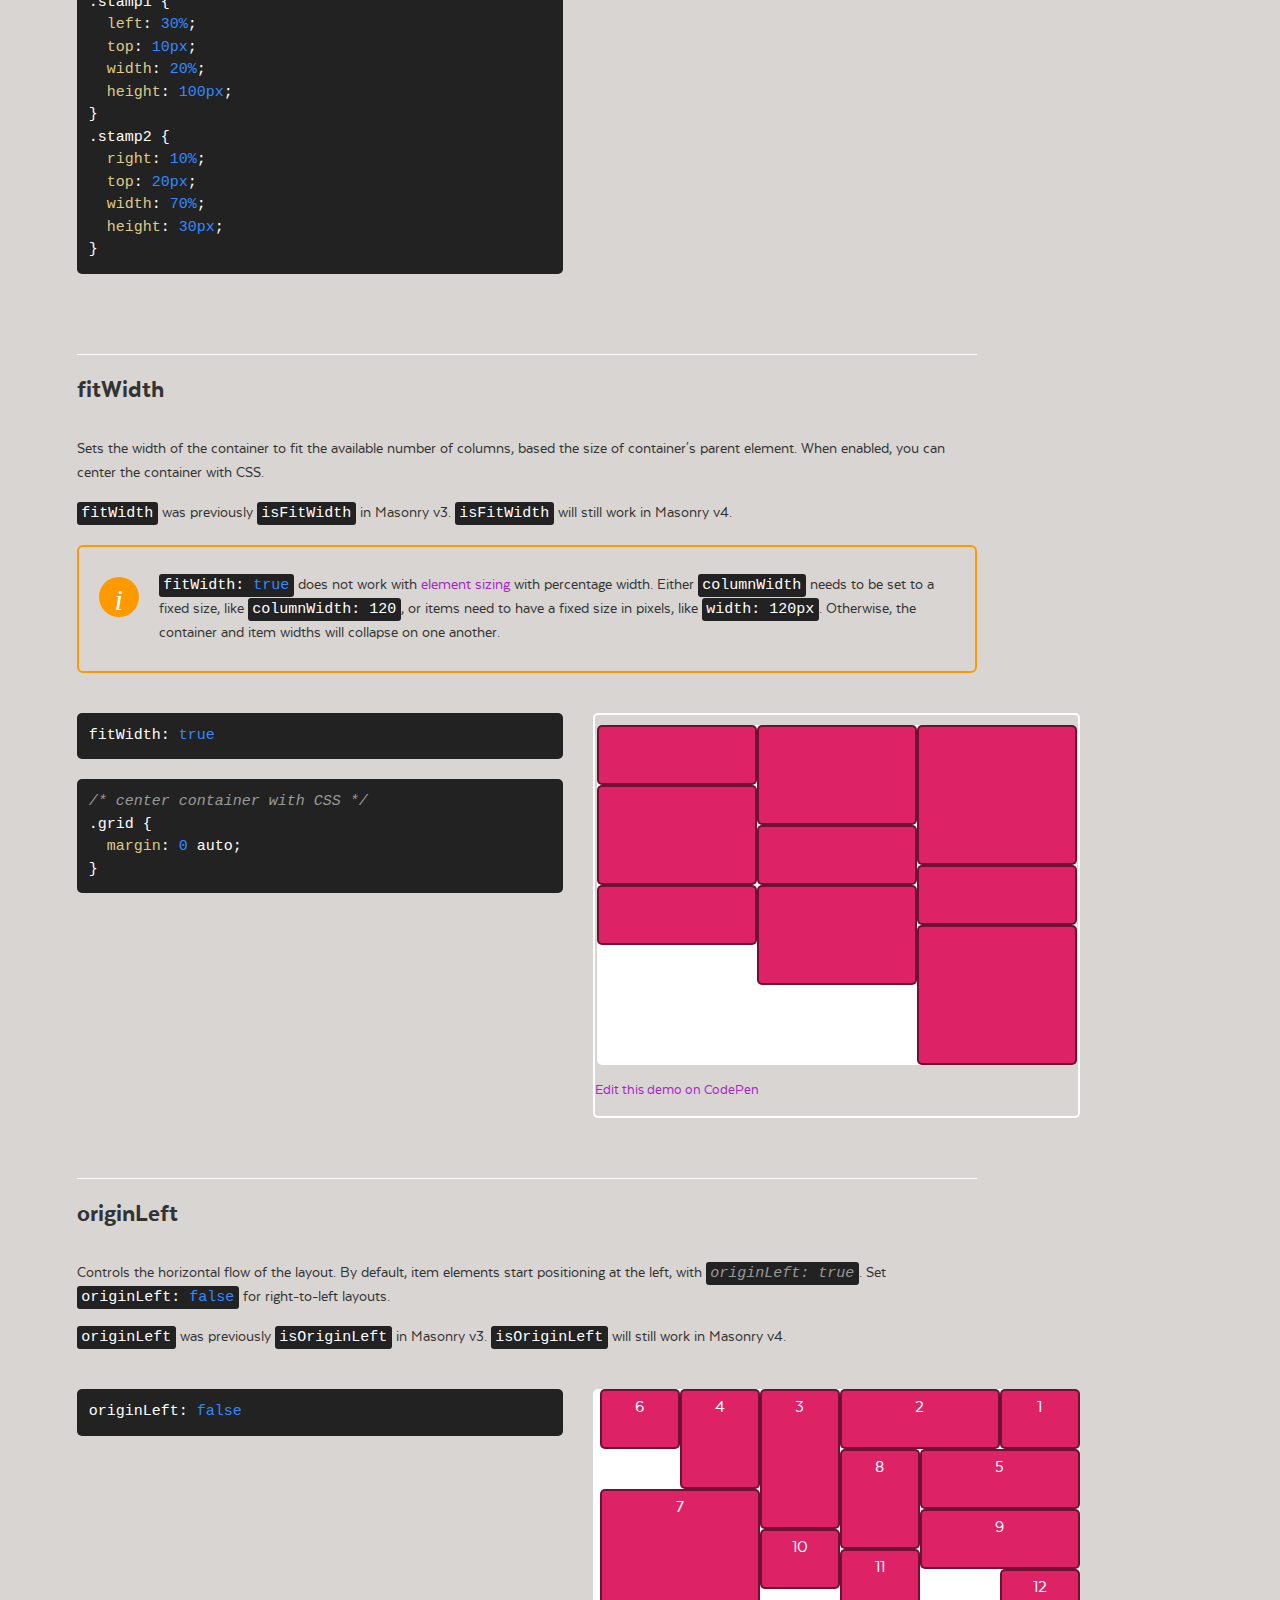
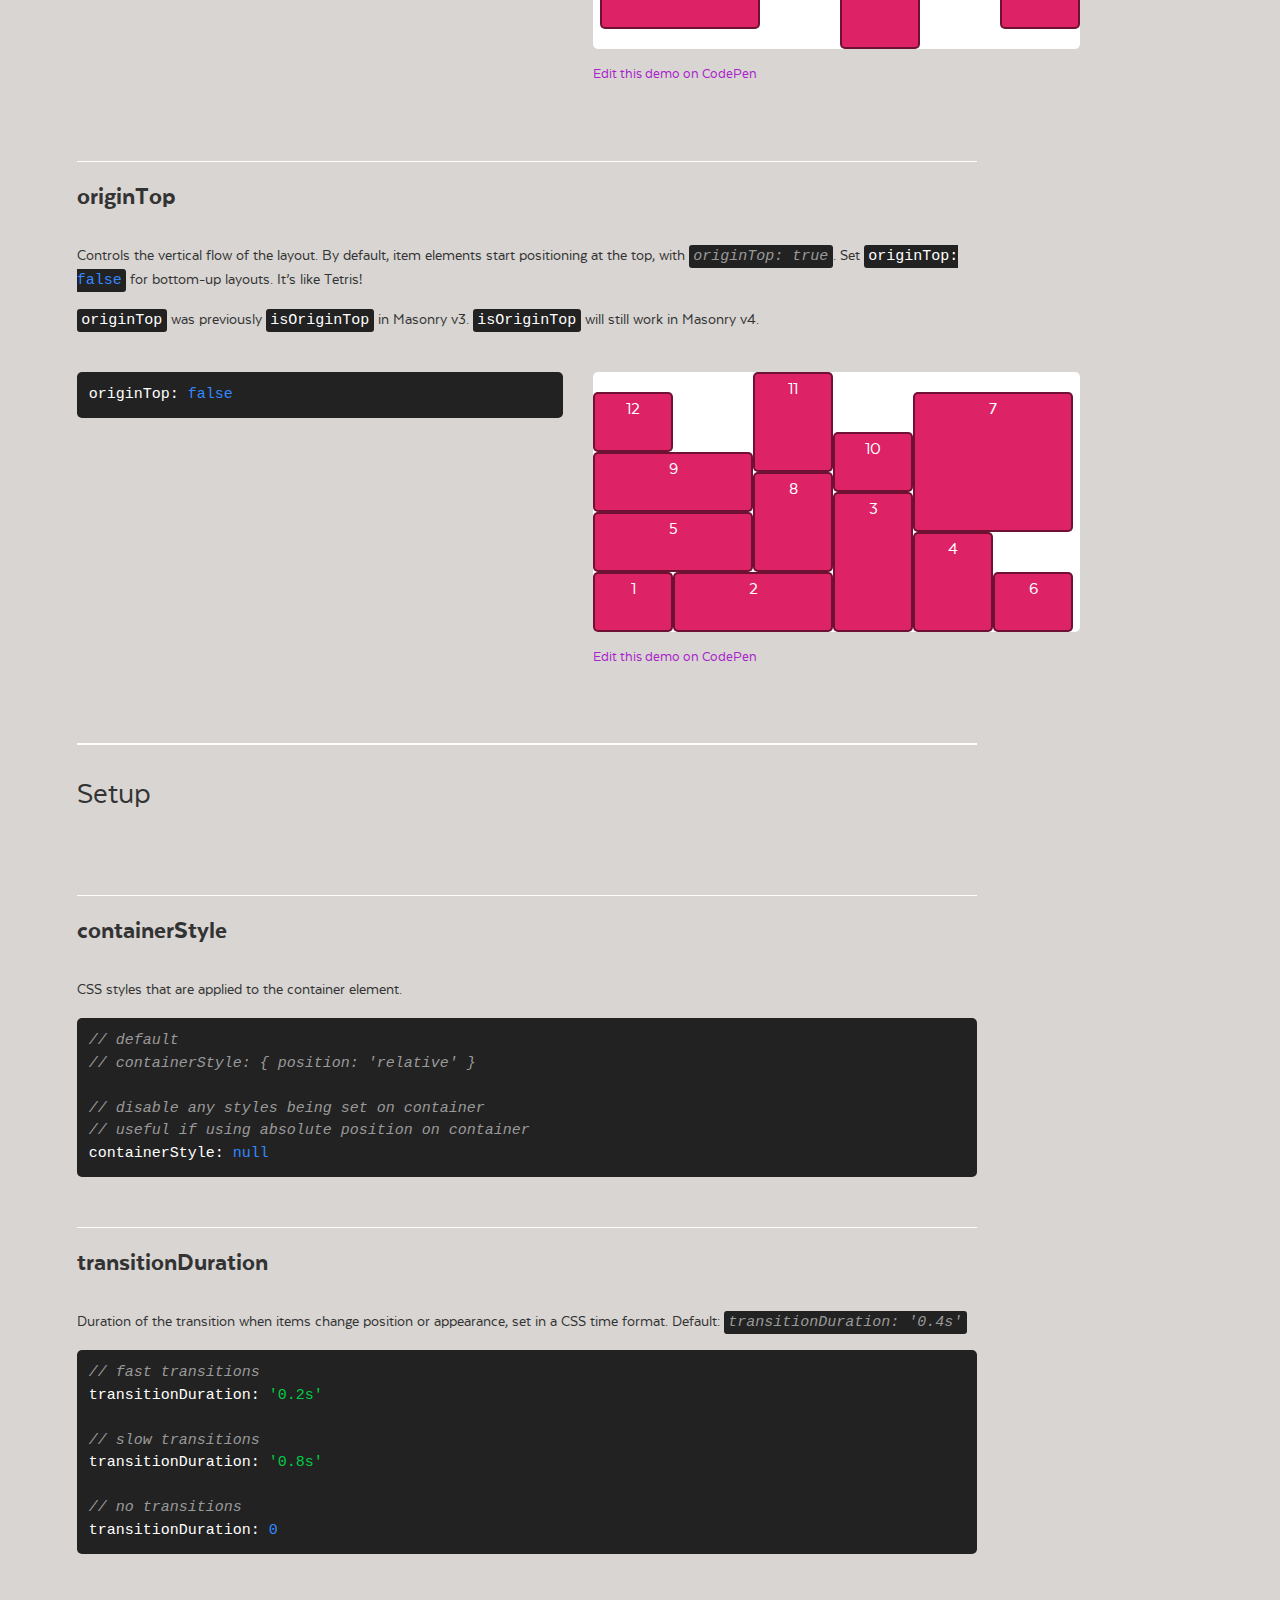
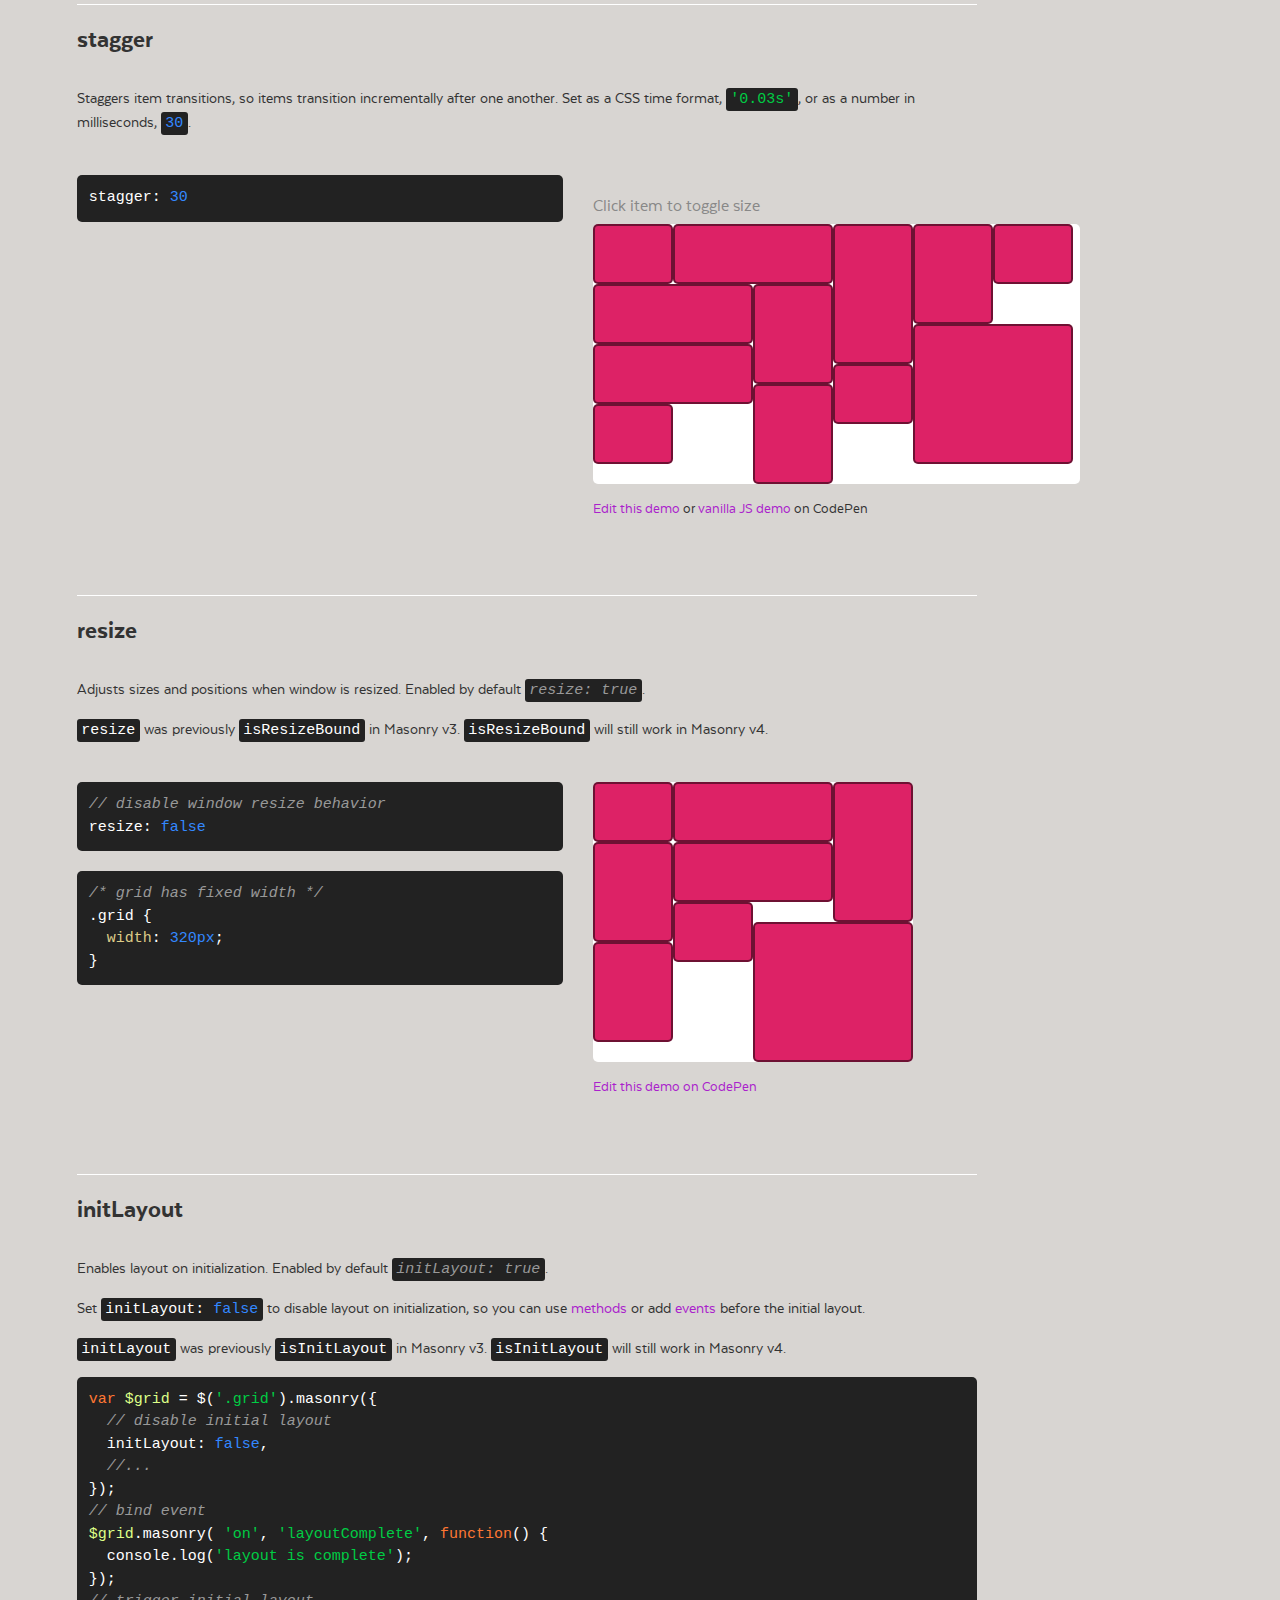
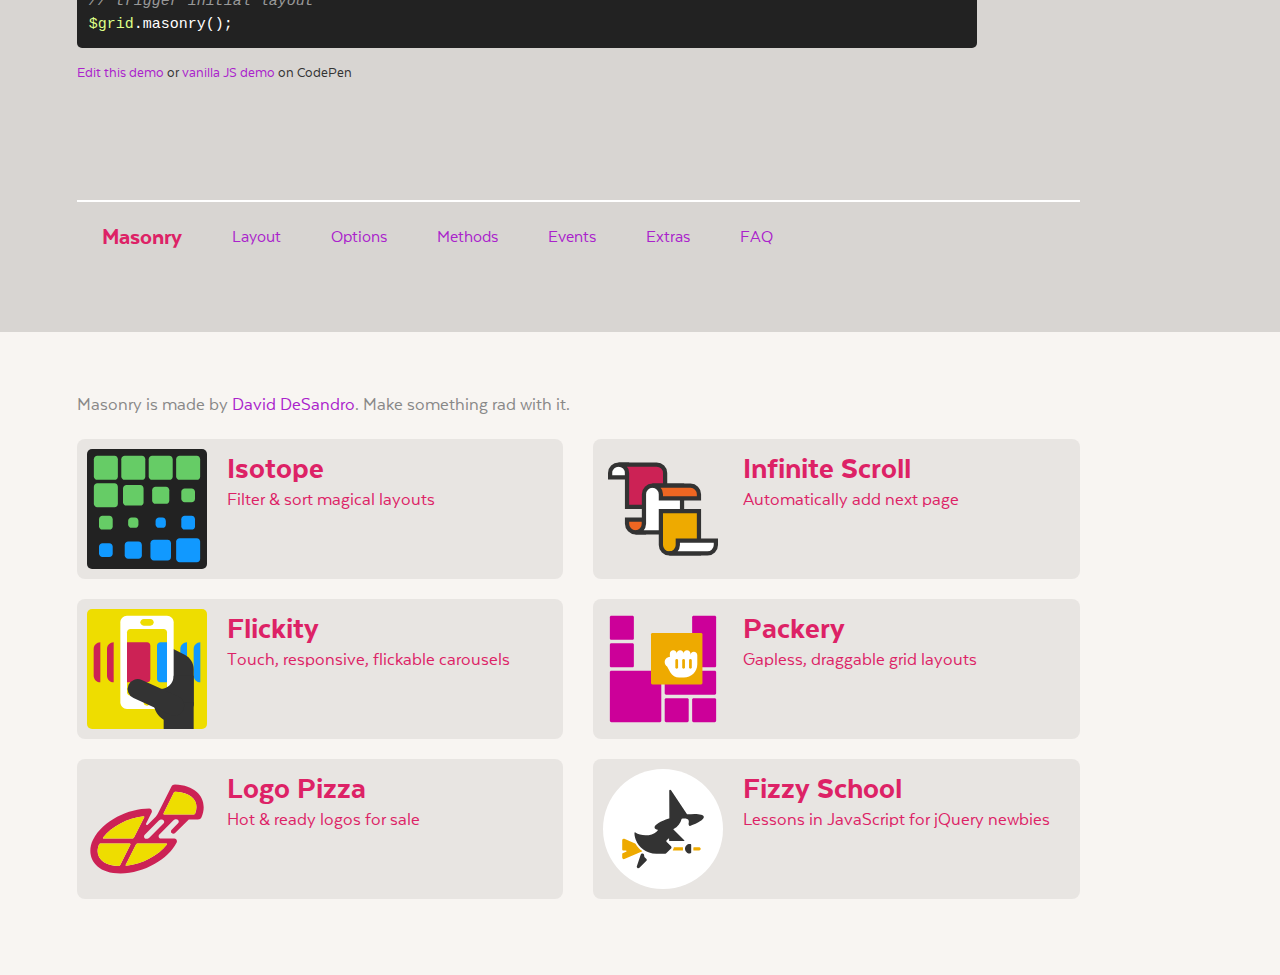
<file: masonry-docs/options.html>
<!doctype html>
<html class="export" lang="en">
<head>
  <meta charset="utf-8">
  <meta http-equiv="X-UA-Compatible" content="IE=edge,chrome=1">
  <meta name="viewport" content="width=device-width">
  <meta name="description" content="Cascading grid layout library">

  <title>Masonry &#xB7; Options</title>

    <link rel="stylesheet" href="css/masonry-docs.css?3" media="screen">

</head>
<body class="page--" data-page="">


  <div class="site-nav">
    <div class="container">
      <ol class="site-nav__list">
        <li class="site-nav__item site-nav__item--homepage">
          <a href=".">Masonry</a></li>
        <li class="site-nav__item site-nav__item--layout">
          <a href="layout.html">Layout</a></li>
        <li class="site-nav__item site-nav__item--options">
          <a href="options.html">Options</a></li>
        <li class="site-nav__item site-nav__item--methods">
          <a href="methods.html">Methods</a></li>
        <li class="site-nav__item site-nav__item--events">
          <a href="events.html">Events</a></li>
        <li class="site-nav__item site-nav__item--extras">
          <a href="extras.html">Extras</a></li>
        <li class="site-nav__item site-nav__item--faq">
          <a href="faq.html">FAQ</a></li>
      </ol>
    </div>
  </div>


  <div id="content" class="content container">

      <h1>Options</h1>

    <ul class="page-nav">
<li class="page-nav__item page-nav__item--h2"><a href="#recommended">Recommended</a></li>
<li class="page-nav__item page-nav__item--h3"><a href="#itemselector">itemSelector</a></li>
<li class="page-nav__item page-nav__item--h3"><a href="#columnwidth">columnWidth</a></li>
<li class="page-nav__item page-nav__item--h2"><a href="#layout">Layout</a></li>
<li class="page-nav__item page-nav__item--h3"><a href="#element-sizing">Element sizing</a></li>
<li class="page-nav__item page-nav__item--h3"><a href="#gutter">gutter</a></li>
<li class="page-nav__item page-nav__item--h3"><a href="#horizontalorder">horizontalOrder</a></li>
<li class="page-nav__item page-nav__item--h3"><a href="#percentposition">percentPosition</a></li>
<li class="page-nav__item page-nav__item--h3"><a href="#stamp">stamp</a></li>
<li class="page-nav__item page-nav__item--h3"><a href="#fitwidth">fitWidth</a></li>
<li class="page-nav__item page-nav__item--h3"><a href="#originleft">originLeft</a></li>
<li class="page-nav__item page-nav__item--h3"><a href="#origintop">originTop</a></li>
<li class="page-nav__item page-nav__item--h2"><a href="#setup">Setup</a></li>
<li class="page-nav__item page-nav__item--h3"><a href="#containerstyle">containerStyle</a></li>
<li class="page-nav__item page-nav__item--h3"><a href="#transitionduration">transitionDuration</a></li>
<li class="page-nav__item page-nav__item--h3"><a href="#stagger">stagger</a></li>
<li class="page-nav__item page-nav__item--h3"><a href="#resize">resize</a></li>
<li class="page-nav__item page-nav__item--h3"><a href="#initlayout">initLayout</a></li>
</ul>


<p>All options are optional, but <a href="#columnwidth"><code>columnWidth</code></a> and <a href="#itemselector"><code>itemSelector</code></a> are recommended.</p>

<pre><code class="js"><span class="comment">// jQuery</span>
$(<span class="string">&apos;.grid&apos;</span>).masonry({
  <span class="attr">columnWidth</span>: <span class="number">200</span>,
  <span class="attr">itemSelector</span>: <span class="string">&apos;.grid-item&apos;</span>
});
</code></pre>

<pre><code class="js"><span class="comment">// vanilla JS</span>
<span class="keyword">var</span> <span class="masonry_var">msnry</span> = <span class="keyword">new</span> <span class="masonry_keyword">Masonry</span>( <span class="string">&apos;.grid&apos;</span>, {
  <span class="attr">columnWidth</span>: <span class="number">200</span>,
  <span class="attr">itemSelector</span>: <span class="string">&apos;.grid-item&apos;</span>
});
</code></pre>

<pre><code class="html"><span class="comment">&lt;!-- in HTML --&gt;</span>
<span class="tag">&lt;<span class="name">div</span> <span class="attr">class</span>=<span class="string">&quot;grid&quot;</span> <span class="attr">data-masonry</span>=<span class="string">&apos;{ &quot;columnWidth&quot;: 200, &quot;itemSelector&quot;: &quot;.grid-item&quot; }&apos;</span>&gt;</span>
</code></pre>


<h2 id="recommended">Recommended</h2>


<h3 id="itemselector">itemSelector</h3>

<p>Specifies which child elements will be used as item elements in the layout.</p>

<p>We recommend always setting <code>itemSelector</code>. <code>itemSelector</code> is useful to exclude <a href="#element-sizing">sizing elements</a> or other elements that are not part of the layout.</p>

<div class="duo example">
  <div class="duo__cell example__code">
<pre><code class="js">itemSelector: <span class="string">&apos;.grid-item&apos;</span>
</code></pre>

<pre><code class="html"><span class="tag">&lt;<span class="name">div</span> <span class="attr">class</span>=<span class="string">&quot;grid&quot;</span>&gt;</span>
  <span class="comment">&lt;!-- do not use banner in Masonry layout --&gt;</span>
  <span class="tag">&lt;<span class="name">div</span> <span class="attr">class</span>=<span class="string">&quot;static-banner&quot;</span>&gt;</span>Static banner<span class="tag">&lt;/<span class="name">div</span>&gt;</span>
  <span class="tag">&lt;<span class="name">div</span> <span class="attr">class</span>=<span class="string">&quot;grid-item&quot;</span>&gt;</span><span class="tag">&lt;/<span class="name">div</span>&gt;</span>
  <span class="tag">&lt;<span class="name">div</span> <span class="attr">class</span>=<span class="string">&quot;grid-item&quot;</span>&gt;</span><span class="tag">&lt;/<span class="name">div</span>&gt;</span>
  ...
<span class="tag">&lt;/<span class="name">div</span>&gt;</span>
</code></pre>
  </div>
  <div class="duo__cell example__demo">
    <div class="grid grid--has-banner" data-masonry="{ &quot;itemSelector&quot;: &quot;.grid-item&quot;, &quot;columnWidth&quot;: 80 }">
      <div class="static-banner">Static banner</div>
      <div class="grid-item"></div>
      <div class="grid-item grid-item--width2"></div>
      <div class="grid-item grid-item--height3"></div>
      <div class="grid-item grid-item--height2"></div>
      <div class="grid-item grid-item--width2"></div>
      <div class="grid-item"></div>
      <div class="grid-item grid-item--width2 grid-item--height3"></div>
      <div class="grid-item grid-item--height2"></div>
      <div class="grid-item grid-item--width2"></div>
      <div class="grid-item"></div>
      <div class="grid-item grid-item--height2"></div>
      <div class="grid-item"></div>
    </div>
    <p class="edit-demo">
        <a href="https://codepen.io/desandro/pen/Jdbzvx">Edit this demo on CodePen</a>
    </p>
  </div>
</div>


<h3 id="columnwidth">columnWidth</h3>

<p>Aligns items to a horizontal grid.</p>

<div class="call-out">
  <p>We recommend setting <code>columnWidth</code>. If <code>columnWidth</code> is not set, Masonry will use the outer width of the first item.</p>
</div>

<div class="duo example">
  <div class="duo__cell example__code">
<pre><code class="js">columnWidth: <span class="number">80</span>
</code></pre>
  </div>
  <div class="duo__cell example__demo">
    <div class="grid" data-masonry="{ &quot;columnWidth&quot;: 80 }">
      <div class="grid-item"></div>
      <div class="grid-item grid-item--width2"></div>
      <div class="grid-item grid-item--height3"></div>
      <div class="grid-item grid-item--height2"></div>
      <div class="grid-item grid-item--width2"></div>
      <div class="grid-item"></div>
      <div class="grid-item grid-item--width2 grid-item--height3"></div>
      <div class="grid-item grid-item--height2"></div>
      <div class="grid-item grid-item--width2"></div>
      <div class="grid-item"></div>
      <div class="grid-item grid-item--height2"></div>
      <div class="grid-item"></div>
    </div>
    <p class="edit-demo">
        <a href="https://codepen.io/desandro/pen/osFxj">Edit this demo on CodePen</a>
    </p>
  </div>
</div>

<p>Use <a href="../options.html#element-sizing">element sizing</a> for responsive layouts with percentage widths. Set <code>columnWidth</code> to an <i>Element</i> or Selector <i>String</i> to use the outer width of the element for the size of the column.</p>

<div class="duo example">
  <div class="duo__cell example__code">
<pre><code class="html"><span class="tag">&lt;<span class="name">div</span> <span class="attr">class</span>=<span class="string">&quot;grid&quot;</span>&gt;</span>
  <span class="comment">&lt;!-- .grid-sizer empty element, only used for element sizing --&gt;</span>
  <span class="tag">&lt;<span class="name">div</span> <span class="attr">class</span>=<span class="string">&quot;grid-sizer&quot;</span>&gt;</span><span class="tag">&lt;/<span class="name">div</span>&gt;</span>
  <span class="tag">&lt;<span class="name">div</span> <span class="attr">class</span>=<span class="string">&quot;grid-item&quot;</span>&gt;</span><span class="tag">&lt;/<span class="name">div</span>&gt;</span>
  <span class="tag">&lt;<span class="name">div</span> <span class="attr">class</span>=<span class="string">&quot;grid-item grid-item--width2&quot;</span>&gt;</span><span class="tag">&lt;/<span class="name">div</span>&gt;</span>
  ...
<span class="tag">&lt;/<span class="name">div</span>&gt;</span>
</code></pre>

<pre><code class="css"><span class="comment">/* fluid 5 columns */</span>
<span class="selector-class">.grid-sizer</span>,
<span class="selector-class">.grid-item</span> { <span class="attribute">width</span>: <span class="number">20%</span>; }
<span class="comment">/* 2 columns wide */</span>
<span class="selector-class">.grid-item--width2</span> { <span class="attribute">width</span>: <span class="number">40%</span>; }
</code></pre>

<pre><code class="js"><span class="comment">// use outer width of grid-sizer for columnWidth</span>
columnWidth: <span class="string">&apos;.grid-sizer&apos;</span>,
<span class="attr">itemSelector</span>: <span class="string">&apos;.grid-item&apos;</span>,
<span class="attr">percentPosition</span>: <span class="literal">true</span>
</code></pre>
  </div>
  <div class="duo__cell example__demo">
    <div class="grid grid--fluid-5-col" data-masonry="{ &quot;itemSelector&quot;: &quot;.grid-item&quot;, &quot;columnWidth&quot;: &quot;.grid-sizer&quot;,  &quot;percentPosition&quot;: true }">
      <div class="grid-sizer"></div>
      <div class="grid-item"></div>
      <div class="grid-item grid-item--width2"></div>
      <div class="grid-item grid-item--height3"></div>
      <div class="grid-item grid-item--height2"></div>
      <div class="grid-item grid-item--width2"></div>
      <div class="grid-item"></div>
      <div class="grid-item grid-item--width2 grid-item--height3"></div>
      <div class="grid-item grid-item--height2"></div>
      <div class="grid-item grid-item--width2"></div>
      <div class="grid-item"></div>
      <div class="grid-item grid-item--height2"></div>
      <div class="grid-item"></div>
    </div>
    <p class="edit-demo">
        <a href="https://codepen.io/desandro/pen/JFpeg">Edit this demo on CodePen</a>
    </p>
  </div>
</div>


<h2 id="layout">Layout</h2>


<h3 id="element-sizing">Element sizing</h3>

<p>Sizing options <a href="#columnwidth"><code>columnWidth</code></a> and <a href="#gutter"><code>gutter</code></a> can be set with an element. The size of the element is then used as the value of the option.</p>

<div class="duo example">
  <div class="duo__cell example__code">
<pre><code class="html"><span class="tag">&lt;<span class="name">div</span> <span class="attr">class</span>=<span class="string">&quot;grid&quot;</span>&gt;</span>
  <span class="comment">&lt;!-- .grid-sizer empty element, only used for element sizing --&gt;</span>
  <span class="tag">&lt;<span class="name">div</span> <span class="attr">class</span>=<span class="string">&quot;grid-sizer&quot;</span>&gt;</span><span class="tag">&lt;/<span class="name">div</span>&gt;</span>
  <span class="tag">&lt;<span class="name">div</span> <span class="attr">class</span>=<span class="string">&quot;grid-item&quot;</span>&gt;</span><span class="tag">&lt;/<span class="name">div</span>&gt;</span>
  <span class="tag">&lt;<span class="name">div</span> <span class="attr">class</span>=<span class="string">&quot;grid-item grid-item--width2&quot;</span>&gt;</span><span class="tag">&lt;/<span class="name">div</span>&gt;</span>
  ...
<span class="tag">&lt;/<span class="name">div</span>&gt;</span>
</code></pre>

<pre><code class="css"><span class="comment">/* fluid 5 columns */</span>
<span class="selector-class">.grid-sizer</span>,
<span class="selector-class">.grid-item</span> { <span class="attribute">width</span>: <span class="number">20%</span>; }
<span class="comment">/* 2 columns wide */</span>
<span class="selector-class">.grid-item--width2</span> { <span class="attribute">width</span>: <span class="number">40%</span>; }
</code></pre>

<pre><code class="js"><span class="comment">// use outer width of grid-sizer for columnWidth</span>
columnWidth: <span class="string">&apos;.grid-sizer&apos;</span>,
<span class="comment">// do not use .grid-sizer in layout</span>
itemSelector: <span class="string">&apos;.grid-item&apos;</span>,
<span class="attr">percentPosition</span>: <span class="literal">true</span>
</code></pre>
  </div>
  <div class="duo__cell example__demo">
    <div class="grid grid--fluid-5-col" data-masonry="{ &quot;itemSelector&quot;: &quot;.grid-item&quot;, &quot;columnWidth&quot;: &quot;.grid-sizer&quot;,  &quot;percentPosition&quot;: true }">
      <div class="grid-sizer"></div>
      <div class="grid-item"></div>
      <div class="grid-item grid-item--width2"></div>
      <div class="grid-item grid-item--height3"></div>
      <div class="grid-item grid-item--height2"></div>
      <div class="grid-item grid-item--width2"></div>
      <div class="grid-item"></div>
      <div class="grid-item grid-item--width2 grid-item--height3"></div>
      <div class="grid-item grid-item--height2"></div>
      <div class="grid-item grid-item--width2"></div>
      <div class="grid-item"></div>
      <div class="grid-item grid-item--height2"></div>
      <div class="grid-item"></div>
    </div>
    <p class="edit-demo">
        <a href="https://codepen.io/desandro/pen/JFpeg">Edit this demo on CodePen</a>
    </p>
  </div>
</div>

<p>The option can be set to a Selector <i>String</i> or an <i>Element</i>.</p>

<pre><code class="js"><span class="comment">// set to a selector string</span>
<span class="comment">// first matching element within container element will be used</span>
columnWidth: <span class="string">&apos;.grid-sizer&apos;</span>

<span class="comment">// set to an element</span>
columnWidth: <span class="jquery_var">$grid</span>.find(<span class="string">&apos;.grid-sizer&apos;</span>)[<span class="number">0</span>]
</code></pre>

<p>Element sizing options allow you to control the sizing of the Masonry layout within your CSS. This is useful for responsive layouts and media queries.</p>

<pre><code class="css"><span class="comment">/* 3 columns by default */</span>
<span class="selector-class">.grid-sizer</span> { <span class="attribute">width</span>: <span class="number">33.333%</span>; }

@<span class="keyword">media</span> screen and (min-width: <span class="number">768px</span>) {
  <span class="comment">/* 5 columns for larger screens */</span>
  <span class="selector-class">.grid-sizer</span> { <span class="attribute">width</span>: <span class="number">20%</span>; }
}
</code></pre>


<h3 id="gutter">gutter</h3>

<p>Adds horizontal space between item elements.</p>

<div class="duo example">
  <div class="duo__cell example__code">
<pre><code class="js">gutter: <span class="number">10</span>
</code></pre>
  </div>
  <div class="duo__cell example__demo">
    <div class="grid grid--gutter" data-masonry="{ &quot;gutter&quot;: 10 }">
      <div class="grid-item"></div>
      <div class="grid-item grid-item--width2"></div>
      <div class="grid-item grid-item--height3"></div>
      <div class="grid-item grid-item--height2"></div>
      <div class="grid-item grid-item--width2"></div>
      <div class="grid-item"></div>
      <div class="grid-item grid-item--width2 grid-item--height3"></div>
      <div class="grid-item grid-item--height2"></div>
      <div class="grid-item grid-item--width2"></div>
      <div class="grid-item"></div>
      <div class="grid-item grid-item--height2"></div>
      <div class="grid-item"></div>
    </div>
    <p class="edit-demo">
        <a href="https://codepen.io/desandro/pen/iIbgC">Edit this demo on CodePen</a>
    </p>
  </div>
</div>

<p>To set vertical space between elements, use <code>margin</code> CSS.</p>

<div class="duo example">
  <div class="duo__cell example__code">
<pre><code class="js">gutter: <span class="number">10</span>
</code></pre>

<pre><code class="css"><span class="selector-class">.grid-item</span> {
  <span class="attribute">margin-bottom</span>: <span class="number">10px</span>;
}
</code></pre>
  </div>
  <div class="duo__cell example__demo">
    <div class="grid grid--gutter grid--gutter-bottom" data-masonry="{ &quot;gutter&quot;: 10 }">
      <div class="grid-item"></div>
      <div class="grid-item grid-item--width2"></div>
      <div class="grid-item grid-item--height3"></div>
      <div class="grid-item grid-item--height2"></div>
      <div class="grid-item grid-item--width2"></div>
      <div class="grid-item"></div>
      <div class="grid-item grid-item--width2 grid-item--height3"></div>
      <div class="grid-item grid-item--height2"></div>
      <div class="grid-item grid-item--width2"></div>
      <div class="grid-item"></div>
      <div class="grid-item grid-item--height2"></div>
      <div class="grid-item"></div>
    </div>
    <p class="edit-demo">
        <a href="https://codepen.io/desandro/pen/gbnko">Edit this demo on CodePen</a>
    </p>
  </div>
</div>

<p>Use <a href="#element-sizing">element sizing</a> for responsive layouts with percentage widths. Set <code>gutter</code> to an <i>Element</i> or Selector <i>String</i> to use the outer width of the element.</p>

<div class="duo example">
  <div class="duo__cell example__code">
<pre><code class="html"><span class="tag">&lt;<span class="name">div</span> <span class="attr">class</span>=<span class="string">&quot;grid&quot;</span>&gt;</span>
  <span class="tag">&lt;<span class="name">div</span> <span class="attr">class</span>=<span class="string">&quot;grid-sizer&quot;</span>&gt;</span><span class="tag">&lt;/<span class="name">div</span>&gt;</span>
  <span class="tag">&lt;<span class="name">div</span> <span class="attr">class</span>=<span class="string">&quot;gutter-sizer&quot;</span>&gt;</span><span class="tag">&lt;/<span class="name">div</span>&gt;</span>
  <span class="tag">&lt;<span class="name">div</span> <span class="attr">class</span>=<span class="string">&quot;grid-item&quot;</span>&gt;</span><span class="tag">&lt;/<span class="name">div</span>&gt;</span>
  <span class="tag">&lt;<span class="name">div</span> <span class="attr">class</span>=<span class="string">&quot;grid-item grid-item--width2&quot;</span>&gt;</span><span class="tag">&lt;/<span class="name">div</span>&gt;</span>
  ...
<span class="tag">&lt;/<span class="name">div</span>&gt;</span>
</code></pre>

<pre><code class="css"><span class="selector-class">.grid-sizer</span>,
<span class="selector-class">.grid-item</span> { <span class="attribute">width</span>: <span class="number">22%</span>; }

<span class="selector-class">.gutter-sizer</span> { <span class="attribute">width</span>: <span class="number">4%</span>; }

<span class="selector-class">.grid-item--width2</span> { <span class="attribute">width</span>: <span class="number">48%</span>; }
</code></pre>

<pre><code class="js">columnWidth: <span class="string">&apos;.grid-sizer&apos;</span>,
<span class="attr">gutter</span>: <span class="string">&apos;.gutter-sizer&apos;</span>,
<span class="attr">itemSelector</span>: <span class="string">&apos;.grid-item&apos;</span>,
<span class="attr">percentPosition</span>: <span class="literal">true</span>
</code></pre>
  </div>
  <div class="duo__cell example__demo">
    <div class="grid grid--fluid-gutter" data-masonry="{ &quot;itemSelector&quot;: &quot;.grid-item&quot;, &quot;columnWidth&quot;: &quot;.grid-sizer&quot;, &quot;gutter&quot;: &quot;.gutter-sizer&quot;, &quot;percentPosition&quot;: true }">
      <div class="gutter-sizer"></div>
      <div class="grid-sizer"></div>
      <div class="grid-item"></div>
      <div class="grid-item grid-item--width2"></div>
      <div class="grid-item grid-item--height3"></div>
      <div class="grid-item grid-item--height2"></div>
      <div class="grid-item grid-item--width2"></div>
      <div class="grid-item"></div>
      <div class="grid-item grid-item--width2 grid-item--height3"></div>
      <div class="grid-item grid-item--height2"></div>
      <div class="grid-item grid-item--width2"></div>
      <div class="grid-item"></div>
      <div class="grid-item grid-item--height2"></div>
      <div class="grid-item"></div>
    </div>
    <p class="edit-demo">
        <a href="https://codepen.io/desandro/pen/BAJKn">Edit this demo on CodePen</a>
    </p>
  </div>
</div>


<h3 id="horizontalorder">horizontalOrder</h3>

<p>Lays out items to (mostly) maintain horizontal left-to-right order.</p>


<div class="duo example">
  <div class="duo__cell example__code">
<pre><code class="js">horizontalOrder: <span class="literal">true</span>
</code></pre>
  </div>
  <div class="duo__cell example__demo">
    <div class="grid grid--counting" data-masonry="{ &quot;itemSelector&quot;: &quot;.grid-item&quot;, &quot;horizontalOrder&quot;: true }">
      <div class="grid-item grid-item--height2"></div>
      <div class="grid-item grid-item--height3"></div>
      <div class="grid-item"></div>
      <div class="grid-item grid-item--height2"></div>
      <div class="grid-item"></div>
      <div class="grid-item grid-item--height3"></div>
      <div class="grid-item grid-item--height2"></div>
      <div class="grid-item"></div>
      <div class="grid-item grid-item--height2"></div>
      <div class="grid-item grid-item--height3"></div>
      <div class="grid-item"></div>
      <div class="grid-item"></div>
      <div class="grid-item grid-item--height2"></div>
      <div class="grid-item"></div>
    </div>
    <p class="edit-demo">
        <a href="https://codepen.io/desandro/pen/EmKWdr">Edit this demo on CodePen</a>
    </p>
  </div>
</div>

<p>Look how items in the second row are ordered.</p>

<div class="duo example">
  <div class="duo__cell example__code">
<pre><code class="js"><span class="comment">// default, items have no horizontal order</span>
<span class="comment">// horizontalOrder: false</span>
</code></pre>
  </div>
  <div class="duo__cell example__demo">
    <div class="grid grid--counting" data-masonry="{ &quot;itemSelector&quot;: &quot;.grid-item&quot; }">
      <div class="grid-item grid-item--height2"></div>
      <div class="grid-item grid-item--height3"></div>
      <div class="grid-item"></div>
      <div class="grid-item grid-item--height2"></div>
      <div class="grid-item"></div>
      <div class="grid-item grid-item--height3"></div>
      <div class="grid-item grid-item--height2"></div>
      <div class="grid-item"></div>
      <div class="grid-item grid-item--height2"></div>
      <div class="grid-item grid-item--height3"></div>
      <div class="grid-item"></div>
      <div class="grid-item"></div>
      <div class="grid-item grid-item--height2"></div>
      <div class="grid-item"></div>
    </div>
  </div>
</div>


<h3 id="percentposition">percentPosition</h3>

<p>Sets item positions in percent values, rather than pixel values. <code>percentPosition: <span class="literal">true</span></code> works well with percent-width items, as items will not transition their position on resize.</p>

<div class="duo example">
  <div class="duo__cell example__code">
<pre><code class="js"><span class="comment">// set positions with percent values</span>
percentPosition: <span class="literal">true</span>,
<span class="attr">columnWidth</span>: <span class="string">&apos;.grid-sizer&apos;</span>,
<span class="attr">itemSelector</span>: <span class="string">&apos;.grid-item&apos;</span>
</code></pre>

<pre><code class="css"><span class="comment">/* fluid 5 columns */</span>
<span class="selector-class">.grid-sizer</span>,
<span class="selector-class">.grid-item</span> { <span class="attribute">width</span>: <span class="number">20%</span>; }
</code></pre>
  </div>
  <div class="duo__cell example__demo">
    <div class="grid grid--fluid-5-col" data-masonry="{ &quot;itemSelector&quot;: &quot;.grid-item&quot;, &quot;columnWidth&quot;: &quot;.grid-sizer&quot;,  &quot;percentPosition&quot;: true }">
      <div class="grid-sizer"></div>
      <div class="grid-item"></div>
      <div class="grid-item grid-item--width2"></div>
      <div class="grid-item grid-item--height3"></div>
      <div class="grid-item grid-item--height2"></div>
      <div class="grid-item grid-item--width2"></div>
      <div class="grid-item"></div>
      <div class="grid-item grid-item--width2 grid-item--height3"></div>
      <div class="grid-item grid-item--height2"></div>
      <div class="grid-item grid-item--width2"></div>
      <div class="grid-item"></div>
      <div class="grid-item grid-item--height2"></div>
      <div class="grid-item"></div>
    </div>
    <p class="edit-demo">
        <a href="https://codepen.io/desandro/pen/JFpeg">Edit this demo on CodePen</a>
    </p>
  </div>
</div>


<h3 id="stamp">stamp</h3>

<p>Specifies which elements are <em>stamped</em> within the layout. Masonry will layout items below stamped elements.</p>

<p>The <code>stamp</code> option stamps elements only when the Masonry instance is first initialized. You can stamp additional elements afterwards with the <a href="methods.html#stamp"><code>stamp</code> method</a>.</p>

<div class="duo example">
  <div class="duo__cell example__code">
<pre><code class="html"><span class="tag">&lt;<span class="name">div</span> <span class="attr">class</span>=<span class="string">&quot;grid&quot;</span>&gt;</span>
  <span class="tag">&lt;<span class="name">div</span> <span class="attr">class</span>=<span class="string">&quot;stamp stamp1&quot;</span>&gt;</span><span class="tag">&lt;/<span class="name">div</span>&gt;</span>
  <span class="tag">&lt;<span class="name">div</span> <span class="attr">class</span>=<span class="string">&quot;stamp stamp2&quot;</span>&gt;</span><span class="tag">&lt;/<span class="name">div</span>&gt;</span>
  <span class="tag">&lt;<span class="name">div</span> <span class="attr">class</span>=<span class="string">&quot;grid-item&quot;</span>&gt;</span><span class="tag">&lt;/<span class="name">div</span>&gt;</span>
  <span class="tag">&lt;<span class="name">div</span> <span class="attr">class</span>=<span class="string">&quot;grid-item&quot;</span>&gt;</span><span class="tag">&lt;/<span class="name">div</span>&gt;</span>
  ....
<span class="tag">&lt;/<span class="name">div</span>&gt;</span>
</code></pre>

<pre><code class="js"><span class="comment">// specify itemSelector so stamps do get laid out</span>
itemSelector: <span class="string">&apos;.grid-item&apos;</span>,
<span class="comment">// stamp elements</span>
stamp: <span class="string">&apos;.stamp&apos;</span>
</code></pre>

<pre><code class="css"><span class="comment">/* position stamp elements with CSS */</span>
<span class="selector-class">.stamp</span> {
  <span class="attribute">position</span>: absolute;
  <span class="attribute">background</span>: orange;
  <span class="attribute">border</span>: <span class="number">4px</span> dotted black;
}
<span class="selector-class">.stamp1</span> {
  <span class="attribute">left</span>: <span class="number">30%</span>;
  <span class="attribute">top</span>: <span class="number">10px</span>;
  <span class="attribute">width</span>: <span class="number">20%</span>;
  <span class="attribute">height</span>: <span class="number">100px</span>;
}
<span class="selector-class">.stamp2</span> {
  <span class="attribute">right</span>: <span class="number">10%</span>;
  <span class="attribute">top</span>: <span class="number">20px</span>;
  <span class="attribute">width</span>: <span class="number">70%</span>;
  <span class="attribute">height</span>: <span class="number">30px</span>;
}
</code></pre>
  </div>
  <div class="duo__cell example__demo">
    <div class="grid grid--has-stamp" data-masonry="{ &quot;itemSelector&quot;: &quot;.grid-item&quot;, &quot;stamp&quot;: &quot;.stamp&quot; }">
      <div class="stamp stamp--static-stamp1"></div>
      <div class="stamp stamp--static-stamp2"></div>
      <div class="grid-item"></div>
      <div class="grid-item grid-item--width2"></div>
      <div class="grid-item grid-item--height3"></div>
      <div class="grid-item grid-item--height2"></div>
      <div class="grid-item grid-item--width2"></div>
      <div class="grid-item"></div>
      <div class="grid-item grid-item--width2 grid-item--height3"></div>
      <div class="grid-item grid-item--height2"></div>
      <div class="grid-item grid-item--width2"></div>
      <div class="grid-item"></div>
      <div class="grid-item grid-item--height2"></div>
      <div class="grid-item"></div>
    </div>
    <p class="edit-demo">
        <a href="https://codepen.io/desandro/pen/hsine">Edit this demo on CodePen</a>
    </p>
  </div>
</div>


<h3 id="fitwidth">fitWidth</h3>

<p>Sets the width of the container to fit the available number of columns, based the size of container&apos;s parent element. When enabled, you can center the container with CSS.</p>

<p><code>fitWidth</code> was previously <code>isFitWidth</code> in Masonry v3. <code>isFitWidth</code> will still work in Masonry v4.</p>

<div class="call-out">
  <p><code>fitWidth: <span class="literal">true</span></code> does not work with <a href="#element-sizing">element sizing</a> with percentage width. Either <code>columnWidth</code> needs to be set to a fixed size, like <code>columnWidth: 120</code>, or items need to have a fixed size in pixels, like <code>width: 120px</code>. Otherwise, the container and item widths will collapse on one another.</p>
</div>

<div class="duo example">
  <div class="duo__cell example__code">
<pre><code class="js">fitWidth: <span class="literal">true</span>
</code></pre>

<pre><code class="css"><span class="comment">/* center container with CSS */</span>
<span class="selector-class">.grid</span> {
  <span class="attribute">margin</span>: <span class="number">0</span> auto;
}
</code></pre>
  </div>
  <div class="duo__cell example__demo example__demo--fit-width">
    <div class="grid grid--centered" data-masonry="{ &quot;fitWidth&quot;: true }">
      <div class="grid-item grid-item--width2"></div>
      <div class="grid-item grid-item--width2 grid-item--height2"></div>
      <div class="grid-item grid-item--width2 grid-item--height3"></div>
      <div class="grid-item grid-item--width2 grid-item--height2"></div>
      <div class="grid-item grid-item--width2"></div>
      <div class="grid-item grid-item--width2"></div>
      <div class="grid-item grid-item--width2"></div>
      <div class="grid-item grid-item--width2 grid-item--height2"></div>
      <div class="grid-item grid-item--width2 grid-item--height3"></div>
    </div>
    <p class="edit-demo">
        <a href="https://codepen.io/desandro/pen/nGLvx">Edit this demo on CodePen</a>
    </p>
  </div>
</div>


<h3 id="originleft">originLeft</h3>

<p>Controls the horizontal flow of the layout. By default, item elements start positioning at the left, with <code><span class="comment">originLeft: true</span></code>. Set <code>originLeft: <span class="literal">false</span></code> for right-to-left layouts.</p>

<p><code>originLeft</code> was previously <code>isOriginLeft</code> in Masonry v3. <code>isOriginLeft</code> will still work in Masonry v4.</p>

<div class="duo example">
  <div class="duo__cell example__code">
<pre><code class="js">originLeft: <span class="literal">false</span>
</code></pre>
  </div>
  <div class="duo__cell example__demo">
    <div class="grid grid--counting" data-masonry="{ &quot;originLeft&quot;: false, &quot;columnWidth&quot;: 80 }">
      <div class="grid-item"></div>
      <div class="grid-item grid-item--width2"></div>
      <div class="grid-item grid-item--height3"></div>
      <div class="grid-item grid-item--height2"></div>
      <div class="grid-item grid-item--width2"></div>
      <div class="grid-item"></div>
      <div class="grid-item grid-item--width2 grid-item--height3"></div>
      <div class="grid-item grid-item--height2"></div>
      <div class="grid-item grid-item--width2"></div>
      <div class="grid-item"></div>
      <div class="grid-item grid-item--height2"></div>
      <div class="grid-item"></div>
    </div>
    <p class="edit-demo">
        <a href="https://codepen.io/desandro/pen/adwgL">Edit this demo on CodePen</a>
    </p>
  </div>
</div>


<h3 id="origintop">originTop</h3>

<p>Controls the vertical flow of the layout. By default, item elements start positioning at the top, with <code><span class="comment">originTop: true</span></code>. Set <code>originTop: <span class="literal">false</span></code> for bottom-up layouts. It&#x2019;s like Tetris!</p>

<p><code>originTop</code> was previously <code>isOriginTop</code> in Masonry v3. <code>isOriginTop</code> will still work in Masonry v4.</p>

<div class="duo example">
  <div class="duo__cell example__code">
<pre><code class="js">originTop: <span class="literal">false</span>
</code></pre>
  </div>
  <div class="duo__cell example__demo">
    <div class="grid grid--counting" data-masonry="{ &quot;originTop&quot;: false, &quot;columnWidth&quot;: 80 }">
      <div class="grid-item"></div>
      <div class="grid-item grid-item--width2"></div>
      <div class="grid-item grid-item--height3"></div>
      <div class="grid-item grid-item--height2"></div>
      <div class="grid-item grid-item--width2"></div>
      <div class="grid-item"></div>
      <div class="grid-item grid-item--width2 grid-item--height3"></div>
      <div class="grid-item grid-item--height2"></div>
      <div class="grid-item grid-item--width2"></div>
      <div class="grid-item"></div>
      <div class="grid-item grid-item--height2"></div>
      <div class="grid-item"></div>
    </div>
    <p class="edit-demo">
        <a href="https://codepen.io/desandro/pen/uwtLs">Edit this demo on CodePen</a>
    </p>
  </div>
</div>


<h2 id="setup">Setup</h2>


<h3 id="containerstyle">containerStyle</h3>

<p>CSS styles that are applied to the container element.</p>

<pre><code class="js"><span class="comment">// default</span>
<span class="comment">// containerStyle: { position: &apos;relative&apos; }</span>

<span class="comment">// disable any styles being set on container</span>
<span class="comment">// useful if using absolute position on container</span>
containerStyle: <span class="literal">null</span>
</code></pre>


<h3 id="transitionduration">transitionDuration</h3>

<p>Duration of the transition when items change position or appearance, set in a CSS time format. Default: <code><span class="comment">transitionDuration: &apos;0.4s&apos;</span></code></p>

<pre><code class="js"><span class="comment">// fast transitions</span>
transitionDuration: <span class="string">&apos;0.2s&apos;</span>

<span class="comment">// slow transitions</span>
transitionDuration: <span class="string">&apos;0.8s&apos;</span>

<span class="comment">// no transitions</span>
transitionDuration: <span class="number">0</span>
</code></pre>


<h3 id="stagger">stagger</h3>

<p>Staggers item transitions, so items transition incrementally after one another. Set as a CSS time format, <code><span class="string">&apos;0.03s&apos;</span></code>, or as a number in milliseconds, <code><span class="number">30</span></code>.</p>

<div class="duo example">
  <div class="duo__cell example__code">
<pre><code class="js">stagger: <span class="number">30</span>
</code></pre>
  </div>
  <div class="duo__cell example__demo" data-js="stagger">
    <p class="instruction">Click item to toggle size</p>
  
    <div class="grid grid--clickable">
      <div class="grid-item"></div>
      <div class="grid-item grid-item--width2"></div>
      <div class="grid-item grid-item--height3"></div>
      <div class="grid-item grid-item--height2"></div>
      <div class="grid-item grid-item--width2"></div>
      <div class="grid-item"></div>
      <div class="grid-item grid-item--width2 grid-item--height3"></div>
      <div class="grid-item grid-item--height2"></div>
      <div class="grid-item grid-item--width2"></div>
      <div class="grid-item"></div>
      <div class="grid-item grid-item--height2"></div>
      <div class="grid-item"></div>
    </div>
  
    <p class="edit-demo">
        <a href="https://codepen.io/desandro/pen/rLdLdB">Edit this demo</a>
        or <a href="https://codepen.io/desandro/pen/oLqLqW">vanilla JS demo</a> on CodePen
    </p>
  </div>
</div>


<h3 id="resize">resize</h3>

<p>Adjusts sizes and positions when window is resized. Enabled by default <code><span class="comment">resize: true</span></code>.</p>

<p><code>resize</code> was previously <code>isResizeBound</code> in Masonry v3. <code>isResizeBound</code> will still work in Masonry v4.</p>

<div class="duo example">
  <div class="duo__cell example__code">
<pre><code class="js"><span class="comment">// disable window resize behavior</span>
resize: <span class="literal">false</span>
</code></pre>

<pre><code class="css"><span class="comment">/* grid has fixed width */</span>
<span class="selector-class">.grid</span> {
  <span class="attribute">width</span>: <span class="number">320px</span>;
}
</code></pre>
  </div>
  <div class="duo__cell example__demo">
    <div class="grid grid--fixed-width" data-masonry="{ &quot;columnWidth&quot;: 80, &quot;resize&quot;: false }">
      <div class="grid-item"></div>
      <div class="grid-item grid-item--width2"></div>
      <div class="grid-item grid-item--height3"></div>
      <div class="grid-item grid-item--height2"></div>
      <div class="grid-item grid-item--width2"></div>
      <div class="grid-item"></div>
      <div class="grid-item grid-item--width2 grid-item--height3"></div>
      <div class="grid-item grid-item--height2"></div>
    </div>
    <p class="edit-demo">
        <a href="https://codepen.io/desandro/pen/doOLoo">Edit this demo on CodePen</a>
    </p>
  </div>
</div>


<h3 id="initlayout">initLayout</h3>

<p>Enables layout on initialization.
  Enabled by default <code><span class="comment">initLayout: true</span></code>.</p>

<p>Set <code>initLayout: <span class="literal">false</span></code> to disable layout on initialization, so you can use <a href="methods.html">methods</a> or add <a href="events.html">events</a> before the initial layout.</p>

<p><code>initLayout</code> was previously <code>isInitLayout</code> in Masonry v3. <code>isInitLayout</code> will still work in Masonry v4.</p>

<pre><code class="js"><span class="keyword">var</span> <span class="jquery_var">$grid</span> = $(<span class="string">&apos;.grid&apos;</span>).masonry({
  <span class="comment">// disable initial layout</span>
  initLayout: <span class="literal">false</span>,
  <span class="comment">//...</span>
});
<span class="comment">// bind event</span>
<span class="jquery_var">$grid</span>.masonry( <span class="string">&apos;on&apos;</span>, <span class="string">&apos;layoutComplete&apos;</span>, <span class="function"><span class="keyword">function</span>(<span class="params"></span>) </span>{
  <span class="built_in">console</span>.log(<span class="string">&apos;layout is complete&apos;</span>);
});
<span class="comment">// trigger initial layout</span>
<span class="jquery_var">$grid</span>.masonry();
</code></pre>

<p class="edit-demo">
    <a href="https://codepen.io/desandro/pen/zrdVbg">Edit this demo</a>
    or <a href="https://codepen.io/desandro/pen/QyMXPB">vanilla JS demo</a> on CodePen
</p>



  </div>

  <div class="site-nav">
    <div class="container">
      <ol class="site-nav__list">
        <li class="site-nav__item site-nav__item--homepage">
          <a href=".">Masonry</a></li>
        <li class="site-nav__item site-nav__item--layout">
          <a href="layout.html">Layout</a></li>
        <li class="site-nav__item site-nav__item--options">
          <a href="options.html">Options</a></li>
        <li class="site-nav__item site-nav__item--methods">
          <a href="methods.html">Methods</a></li>
        <li class="site-nav__item site-nav__item--events">
          <a href="events.html">Events</a></li>
        <li class="site-nav__item site-nav__item--extras">
          <a href="extras.html">Extras</a></li>
        <li class="site-nav__item site-nav__item--faq">
          <a href="faq.html">FAQ</a></li>
      </ol>
    </div>
  </div>

  <div class="site-footer">
    <div class="container">
  
      <p class="site-footer__copy">
        Masonry is made by <a href="https://desandro.com">David DeSandro</a>.
        Make something rad with it.
      </p>
  
      <div class="showcase">
      
        <ul class="showcase-item-list">
            <li class="showcase-item">
              <a class="showcase-item__link" href="https://isotope.metafizzy.co">
                <div class="showcase-item__image">
                    <svg class="isotope-illo" xmlns="http://www.w3.org/2000/svg" viewbox="0 0 350 350" width="100" height="100">
                      <path class="isotope-illo__color1" fill="#6C6" d="M80 170H30c-6 0-10-5-10-10v-50c0-6 5-10 10-10h50c6 0 10 5 10 10v50C90 166 86 170 80 170z"/>
                      <path class="isotope-illo__color1" fill="#6C6" d="M80 90H30c-6 0-10-5-10-10V30c0-6 5-10 10-10h50c6 0 10 5 10 10v50C90 86 86 90 80 90z"/>
                      <path class="isotope-illo__color1" fill="#6C6" d="M160 90h-50c-6 0-10-5-10-10V30c0-6 5-10 10-10h50c6 0 10 5 10 10v50C170 86 166 90 160 90z"/>
                      <path class="isotope-illo__color1" fill="#6C6" d="M240 90h-50c-6 0-10-5-10-10V30c0-6 5-10 10-10h50c6 0 10 5 10 10v50C250 86 246 90 240 90z"/>
                      <path class="isotope-illo__color1" fill="#6C6" d="M320 90h-50c-6 0-10-5-10-10V30c0-6 5-10 10-10h50c6 0 10 5 10 10v50C330 86 326 90 320 90z"/>
                      <path class="isotope-illo__color1" fill="#6C6" d="M155 165h-40c-6 0-10-5-10-10v-40c0-6 5-10 10-10h40c6 0 10 5 10 10v40 C165 161 161 165 155 165z"/>
                      <path class="isotope-illo__color1" fill="#6C6" d="M230 160h-30c-6 0-10-5-10-10v-30c0-6 5-10 10-10h30c6 0 10 5 10 10v30 C240 156 236 160 230 160z"/>
                      <path class="isotope-illo__color1" fill="#6C6" d="M305 155h-20c-6 0-10-5-10-10v-20c0-6 5-10 10-10h20c6 0 10 5 10 10v20 C315 151 311 155 305 155z"/>
                      <path class="isotope-illo__color1" fill="#6C6" d="M65 235H45c-6 0-10-5-10-10v-20c0-6 5-10 10-10h20c6 0 10 5 10 10v20C75 231 71 235 65 235z"/>
                      <path class="isotope-illo__color1" fill="#6C6" d="M140 230h-10c-6 0-10-5-10-10v-10c0-6 5-10 10-10h10c6 0 10 5 10 10v10 C150 226 146 230 140 230z"/>
                      <path class="isotope-illo__color2" fill="#19F" d="M305 235h-20c-6 0-10-5-10-10v-20c0-6 5-10 10-10h20c6 0 10 5 10 10v20 C315 231 311 235 305 235z"/>
                      <path class="isotope-illo__color2" fill="#19F" d="M65 315H45c-6 0-10-5-10-10v-20c0-6 5-10 10-10h20c6 0 10 5 10 10v20C75 311 71 315 65 315z"/>
                      <path class="isotope-illo__color2" fill="#19F" d="M150 320h-30c-6 0-10-5-10-10v-30c0-6 5-10 10-10h30c6 0 10 5 10 10v30 C160 316 156 320 150 320z"/>
                      <path class="isotope-illo__color2" fill="#19F" d="M220 230h-10c-6 0-10-5-10-10v-10c0-6 5-10 10-10h10c6 0 10 5 10 10v10 C230 226 226 230 220 230z"/>
                      <path class="isotope-illo__color2" fill="#19F" d="M235 325h-40c-6 0-10-5-10-10v-40c0-6 5-10 10-10h40c6 0 10 5 10 10v40 C245 321 241 325 235 325z"/>
                      <path class="isotope-illo__color2" fill="#19F" d="M320 330h-50c-6 0-10-5-10-10v-50c0-6 5-10 10-10h50c6 0 10 5 10 10v50 C330 326 326 330 320 330z"/>
                    </svg>
                </div>
                <div class="showcase-item__text">
                  <h3 class="showcase-item__title">Isotope</h3>
                  <p class="showcase-item__description">Filter &amp; sort magical layouts</p>
                </div>
              </a>
            </li>
      
            <li class="showcase-item">
              <a class="showcase-item__link" href="https://infinite-scroll.com">
                <div class="showcase-item__image">
                    <svg class="infinite-scroll-illo" xmlns="http://www.w3.org/2000/svg" viewbox="0 0 520 520" width="200" height="200">
                      <path class="infinite-scroll-illo__page infinite-scroll-illo__page--back" d="M90,110H10V90c0-22,18-40,40-40h40V110z"/>
                      <path class="infinite-scroll-illo__page infinite-scroll-illo__page--front1" d="M270,90L270,90c0-22-18-40-40-40h0H50h0c22,0,40,18,40,40v0v0v160h180V90z"/>
                      <path class="infinite-scroll-illo__page infinite-scroll-illo__page--front2" d="M170,330v-20H90v20v0c0,22,18,40,40,40h0h40V330z"/>
                      <path class="infinite-scroll-illo__page infinite-scroll-illo__page--back" d="M350,150H210c-22,0-40,18-40,40v140v0c0,22-18,40-40,40h0h220V150z"/>
                      <path class="infinite-scroll-illo__page infinite-scroll-illo__page--front3" d="M430,470V270H250v160c0,22,18,40,40,40H430z"/>
                      <path class="infinite-scroll-illo__page infinite-scroll-illo__page--front2" d="M250,190v20h180v-20c0-22-18-40-40-40H210h0C232,150,250,168,250,190L250,190z"/>
                      <path class="infinite-scroll-illo__page infinite-scroll-illo__page--back" d="M330,410v20v0c0,22-18,40-40,40h0h180c22,0,40-18,40-40v-20H330z"/>
                    </svg>
                </div>
                <div class="showcase-item__text">
                  <h3 class="showcase-item__title">Infinite Scroll</h3>
                  <p class="showcase-item__description">Automatically add next page</p>
                </div>
              </a>
            </li>
      
            <li class="showcase-item">
              <a class="showcase-item__link" href="https://flickity.metafizzy.co">
                <div class="showcase-item__image">
                    <svg class="flickity-illo" xmlns="http://www.w3.org/2000/svg" viewbox="0 0 360 360" width="100" height="100">
                      <path class="flickity-illo__color1" fill="#19F" d="M300 220L300 220c-11 0-20-9-20-20v-80c0-11 9-20 20-20h0V220z"/>
                      <path class="flickity-illo__color1" fill="#19F" d="M340 220L340 220c-11 0-20-9-20-20v-80c0-11 9-20 20-20h0V220z"/>
                      <path class="flickity-illo__color2" fill="#333" d="M320 290V180c0-18-10-35-27-43L240 110v180H320z"/>
                      <path class="flickity-illo__color3" fill="white" d="M240 300H120c-11 0-20-9-20-20V40c0-11 9-20 20-20h120c11 0 20 9 20 20v240C260 291 251 300 240 300z"/>
                      <path class="flickity-illo__color4" fill="#ED0" d="M230 260H130c-6 0-10-5-10-10V70c0-6 5-10 10-10h100c6 0 10 5 10 10v180 C240 256 236 260 230 260z"/>
                      <path class="flickity-illo__color2" fill="#333" d="M260 200h60v81c0 32-26 59-59 59h0c-34 0-61-27-61-61V240h20 C242 240 260 222 260 200L260 200z"/>
                      <path class="flickity-illo__color5" fill="#C25" d="M180 220h-60V100h60c6 0 10 5 10 10v100C190 216 186 220 180 220z"/>
                      <path class="flickity-illo__color1" fill="#19F" d="M240 220h-20c-6 0-10-5-10-10V110c0-6 5-10 10-10h20V220z"/>
                      <rect class="flickity-illo__color2" fill="#333" x="230" y="280" width="90" height="80"/>
                      <circle class="flickity-illo__color4" fill="#ED0" cx="180" cy="280" r="10"/>
                      <line class="flickity-illo__thumb" stroke="#333" stroke-width="60" stroke-linecap="round" x1="262" y1="290" x2="152" y2="240"/>
                      <path class="flickity-illo__color4" fill="#ED0" d="M190 50h-20c-6 0-10-5-10-10v0c0-6 5-10 10-10h20c6 0 10 5 10 10v0C200 46 196 50 190 50z"/>
                      <path class="flickity-illo__color5" fill="#C25" d="M80 220L80 220c-11 0-20-9-20-20v-80c0-11 9-20 20-20h0V220z"/>
                      <path class="flickity-illo__color5" fill="#C25" d="M40 220L40 220c-11 0-20-9-20-20v-80c0-11 9-20 20-20h0V220z"/>
                    </svg>
                </div>
                <div class="showcase-item__text">
                  <h3 class="showcase-item__title">Flickity</h3>
                  <p class="showcase-item__description">Touch, responsive, flickable carousels</p>
                </div>
              </a>
            </li>
      
            <li class="showcase-item">
              <a class="showcase-item__link" href="https://packery.metafizzy.co">
                <div class="showcase-item__image">
                    <svg class="packery-illo" xmlns="http://www.w3.org/2000/svg" viewbox="0 0 700 700" width="100" height="100">
                      <path class="packery-illo__item" fill="#C09" d="M172 180H48c-4 0-8-4-8-8V48c0-4 4-8 8-8h124c4 0 8 4 8 8v124C180 176 176 180 172 180z"/>
                      <path class="packery-illo__item" fill="#C09" d="M172 340H48c-4 0-8-4-8-8V208c0-4 4-8 8-8h124c4 0 8 4 8 8v124C180 336 176 340 172 340z"/>
                      <path class="packery-illo__item" fill="#C09" d="M492 660H368c-4 0-8-4-8-8V528c0-4 4-8 8-8h124c4 0 8 4 8 8v124C500 656 496 660 492 660z"/>
                      <path class="packery-illo__item" fill="#C09" d="M652 660H528c-4 0-8-4-8-8V528c0-4 4-8 8-8h124c4 0 8 4 8 8v124C660 656 656 660 652 660z"/>
                      <path class="packery-illo__item" fill="#C09" d="M652 500H368c-4 0-8-4-8-8V368c0-4 4-8 8-8h284c4 0 8 4 8 8v124C660 496 656 500 652 500z"/>
                      <path class="packery-illo__item" fill="#C09" d="M332 660H48c-4 0-8-4-8-8V368c0-4 4-8 8-8h284c4 0 8 4 8 8v284C340 656 336 660 332 660z"/>
                      <path class="packery-illo__item" fill="#C09" d="M652 340H528c-4 0-8-4-8-8V48c0-4 4-8 8-8h124c4 0 8 4 8 8v284C660 336 656 340 652 340z"/>
                      <path class="packery-illo__draggie" fill="#EA0" d="M572 440H288c-4 0-8-4-8-8V148c0-4 4-8 8-8h284c4 0 8 4 8 8v284C580 436 576 440 572 440z"/>
                      <g>
                        <path class="packery-illo__hand" fill="white" d="M530 250c-11 0-20 9-20 20v-10c0-11-9-20-20-20s-20 9-20 20c0-11-9-20-20-20s-20 9-20 20c0-11-9-20-20-20
                          s-20 9-20 20v20c-17 0-30 13-30 30c0 11 6 20 14 25l19 35c10 18 30 30 51 30h28
                          c43 0 78-35 78-78V270C550 259 541 250 530 250z"/>
                        <line class="packery-illo__hand-line" stroke="#EA0" fill="none" stroke-width="16" stroke-linecap="round" x1="430" y1="300" x2="430" y2="340"/>
                        <line class="packery-illo__hand-line" stroke="#EA0" fill="none" stroke-width="16" stroke-linecap="round" x1="470" y1="300" x2="470" y2="340"/>
                        <line class="packery-illo__hand-line" stroke="#EA0" fill="none" stroke-width="16" stroke-linecap="round" x1="510" y1="300" x2="510" y2="340"/>
                      </g>
                    </svg>
                </div>
                <div class="showcase-item__text">
                  <h3 class="showcase-item__title">Packery</h3>
                  <p class="showcase-item__description">Gapless, draggable grid layouts</p>
                </div>
              </a>
            </li>
      
            <li class="showcase-item">
              <a class="showcase-item__link" href="http://logo.pizza">
                <div class="showcase-item__image">
                    <svg class="logo-pizza-illo" xmlns="http://www.w3.org/2000/svg" viewbox="0 0 700 700" width="100" height="100">
                      <path class="logo-pizza-illo__outline" fill="#C25" d="M513 91c-9-0-17 5-21 12l-80 160c-3 5-6 10-11 15l-47 47
                        c-5 5-12-1-9-7l32-64c5-11-2-23-14-23h-0c-121 0-268 70-327 180
                        C-9 497 35 609 196 609c138 0 279-85 327-180v0c5-11-2-23-14-23h-77c-13 0-19-15-10-24
                        l81-81c5-5 11-8 18-8l0 0c13 0 19 15 10 24L494 354c-6 6-6 14 0 20c3 3 6 4 10 4
                        c4 0 7-1 10-4l80-80h53c9 0 17-5 21-13C707 190 656 97 513 91z M334 281l-59 117
                        c-2 5-7 8-13 8H97c-4 0-6-4-3-7c49-64 143-114 236-124C333 275 335 278 334 281z
                         M70 441c2-4 6-7 10-7h168c4 0 7 4 5 8l-59 118c-2 4-6 6-11 6
                        C106 565 38 521 70 441z M466 441c-49 64-143 114-236 124c-3 0-6-3-4-6l59-117
                        c2-5 7-8 13-8h166C466 434 468 438 466 441z M446 318l-81 81c-5 5-11 8-18 8l0 0
                        c-13 0-19-15-10-24l81-81c5-5 11-8 18-8l0 0C449 294 455 309 446 318z M447 258L506 139
                        c2-4 6-7 11-6c101 7 140 60 114 126c-2 4-6 7-10 7H452C448 266 445 262 447 258z"/>
                      <path class="logo-pizza-illo__slice" fill="#ED0" d="M334 281l-59 117c-2 5-7 8-13 8H97c-4 0-6-4-3-7
                        c49-64 143-114 236-124C333 275 335 278 334 281z"/>
                      <path class="logo-pizza-illo__slice" fill="#ED0" d="M70 441c2-4 6-7 10-7h168c4 0 7 4 5 8l-59 118c-2 4-6 6-11 6
                        C106 565 38 521 70 441z"/>
                      <path class="logo-pizza-illo__slice" fill="#ED0" d="M466 441c-49 64-143 114-236 124c-3 0-6-3-4-6l59-117
                        c2-5 7-8 13-8h166C466 434 468 438 466 441z"/>
                      <path class="logo-pizza-illo__slice" fill="#ED0" d="M447 258L506 139c2-4 6-7 11-6c101 7 140 60 114 126c-2 4-6 7-10 7H452
                        C448 266 445 262 447 258z"/>
                    </svg>
                </div>
                <div class="showcase-item__text">
                  <h3 class="showcase-item__title">Logo Pizza</h3>
                  <p class="showcase-item__description">Hot &amp; ready logos for sale</p>
                </div>
              </a>
            </li>
      
            <li class="showcase-item">
              <a class="showcase-item__link" href="http://fizzy.school">
                <div class="showcase-item__image">
                    <svg class="witchie-logo" xmlns="http://www.w3.org/2000/svg" viewbox="0 0 1000 1000" width="200" height="200">
                      <circle class="witchie-logo__moon" fill="white" cx="500" cy="500" r="500"/>
                      <path class="witchie-logo__broom" fill="#EA0" d="M582 675a35 35 0 0 0 8-20 3 3 0 0 1 3-2h71a3 3 0 0 1 3 3 59 59 0 0 0 0 20 3 3 0 0 1-3 3h-79A3 3 0 0 1 582 675Zm219 4a13 13 0 0 0 13-14c-1-7-7-12-14-12h-44a3 3 0 0 0-3 3v21a3 3 0 0 0 3 3ZM299 660a203 203 0 0 1-27-36 8 8 0 0 0-4-3L178 582a13 13 0 0 0-18 12v77a8 8 0 0 0 8 8h22a5 5 0 0 1 2 10L164 703a8 8 0 0 0-4 7v28a13 13 0 0 0 18 12l146-63a3 3 0 0 0 1-5A197 197 0 0 1 299 660Z"/>
                      <path class="witchie-logo__dress" fill="#333" d="M326 705h4a13 13 0 0 1 13 13v8a13 13 0 0 0 4 9l13 13a13 13 0 0 1 0 19l-56 56c-10 10-26-0-22-13L314 714A13 13 0 0 1 326 705Zm397-79c-27 0-47 26-37 54 3 7 11 16 17 19a42 42 0 0 0 19 5 38 38 0 0 0 7-1 8 8 0 0 0 6-8v-62a8 8 0 0 0-6-8 38 38 0 0 0-7-1M840 397c-3-15-33-23-77-23a521 521 0 0 0-59 4 5 5 0 0 1-5-2L567 177a8 8 0 0 0-7-4 8 8 0 0 0-8 8l1 227a5 5 0 0 1-4 5c-74 24-123 55-119 76 2 8 11 14 26 18a3 3 0 0 1 1 4l-11 11c-20 20-56 30-92 30-31 0-63-8-84-23a5 5 0 0 0-3-1 5 5 0 0 0-5 5c0 78 68 173 183 173h75a10 10 0 0 0 7-3l38-38a16 16 0 0 0 0-23l-34-34a10 10 0 0 1 0-14l15-15a3 3 0 0 1 5 2v15a5 5 0 0 0 5 5H674a4 4 0 0 0 3-7l-90-90a3 3 0 0 1 1-4c34-19 59-49 67-84a3 3 0 0 1 2-2c6-1 12-1 17-1 22 0 37 5 39 14 1 6 3 11 2 17-5 17 1 31 8 31a6 6 0 0 0 2-0C797 448 845 419 840 397Z"/>
                    </svg>
                </div>
                <div class="showcase-item__text">
                  <h3 class="showcase-item__title">Fizzy School</h3>
                  <p class="showcase-item__description">Lessons in JavaScript for jQuery newbies</p>
                </div>
              </a>
            </li>
      
        </ul> 
      
      </div>
  
    </div>
  </div>

  <script src="js/masonry-docs.min.js?2"></script>


</body>
</html>
</file>
<file: masonry-docs/css/masonry-docs.css>
/*! normalize.css v5.0.0 | MIT License | github.com/necolas/normalize.css */

/**
 * 1. Change the default font family in all browsers (opinionated).
 * 2. Correct the line height in all browsers.
 * 3. Prevent adjustments of font size after orientation changes in
 *    IE on Windows Phone and in iOS.
 */

/* Document
   ========================================================================== */

html {
  font-family: sans-serif; /* 1 */
  line-height: 1.15; /* 2 */
  -ms-text-size-adjust: 100%; /* 3 */
  -webkit-text-size-adjust: 100%; /* 3 */
}

/* Sections
   ========================================================================== */

/**
 * Remove the margin in all browsers (opinionated).
 */

body {
  margin: 0;
}

/**
 * Add the correct display in IE 9-.
 */

article,
aside,
footer,
header,
nav,
section {
  display: block;
}

/**
 * Correct the font size and margin on `h1` elements within `section` and
 * `article` contexts in Chrome, Firefox, and Safari.
 */

h1 {
  font-size: 2em;
  margin: 0.67em 0;
}

/* Grouping content
   ========================================================================== */

/**
 * Add the correct display in IE 9-.
 * 1. Add the correct display in IE.
 */

figcaption,
figure,
main { /* 1 */
  display: block;
}

/**
 * Add the correct margin in IE 8.
 */

figure {
  margin: 1em 40px;
}

/**
 * 1. Add the correct box sizing in Firefox.
 * 2. Show the overflow in Edge and IE.
 */

hr {
  box-sizing: content-box; /* 1 */
  height: 0; /* 1 */
  overflow: visible; /* 2 */
}

/**
 * 1. Correct the inheritance and scaling of font size in all browsers.
 * 2. Correct the odd `em` font sizing in all browsers.
 */

pre {
  font-family: monospace, monospace; /* 1 */
  font-size: 1em; /* 2 */
}

/* Text-level semantics
   ========================================================================== */

/**
 * 1. Remove the gray background on active links in IE 10.
 * 2. Remove gaps in links underline in iOS 8+ and Safari 8+.
 */

a {
  background-color: transparent; /* 1 */
  -webkit-text-decoration-skip: objects; /* 2 */
}

/**
 * Remove the outline on focused links when they are also active or hovered
 * in all browsers (opinionated).
 */

a:active,
a:hover {
  outline-width: 0;
}

/**
 * 1. Remove the bottom border in Firefox 39-.
 * 2. Add the correct text decoration in Chrome, Edge, IE, Opera, and Safari.
 */

abbr[title] {
  border-bottom: none; /* 1 */
  text-decoration: underline; /* 2 */
  text-decoration: underline dotted; /* 2 */
}

/**
 * Prevent the duplicate application of `bolder` by the next rule in Safari 6.
 */

b,
strong {
  font-weight: inherit;
}

/**
 * Add the correct font weight in Chrome, Edge, and Safari.
 */

b,
strong {
  font-weight: bolder;
}

/**
 * 1. Correct the inheritance and scaling of font size in all browsers.
 * 2. Correct the odd `em` font sizing in all browsers.
 */

code,
kbd,
samp {
  font-family: monospace, monospace; /* 1 */
  font-size: 1em; /* 2 */
}

/**
 * Add the correct font style in Android 4.3-.
 */

dfn {
  font-style: italic;
}

/**
 * Add the correct background and color in IE 9-.
 */

mark {
  background-color: #ff0;
  color: #000;
}

/**
 * Add the correct font size in all browsers.
 */

small {
  font-size: 80%;
}

/**
 * Prevent `sub` and `sup` elements from affecting the line height in
 * all browsers.
 */

sub,
sup {
  font-size: 75%;
  line-height: 0;
  position: relative;
  vertical-align: baseline;
}

sub {
  bottom: -0.25em;
}

sup {
  top: -0.5em;
}

/* Embedded content
   ========================================================================== */

/**
 * Add the correct display in IE 9-.
 */

audio,
video {
  display: inline-block;
}

/**
 * Add the correct display in iOS 4-7.
 */

audio:not([controls]) {
  display: none;
  height: 0;
}

/**
 * Remove the border on images inside links in IE 10-.
 */

img {
  border-style: none;
}

/**
 * Hide the overflow in IE.
 */

svg:not(:root) {
  overflow: hidden;
}

/* Forms
   ========================================================================== */

/**
 * 1. Change the font styles in all browsers (opinionated).
 * 2. Remove the margin in Firefox and Safari.
 */

button,
input,
optgroup,
select,
textarea {
  font-family: sans-serif; /* 1 */
  font-size: 100%; /* 1 */
  line-height: 1.15; /* 1 */
  margin: 0; /* 2 */
}

/**
 * Show the overflow in IE.
 * 1. Show the overflow in Edge.
 */

button,
input { /* 1 */
  overflow: visible;
}

/**
 * Remove the inheritance of text transform in Edge, Firefox, and IE.
 * 1. Remove the inheritance of text transform in Firefox.
 */

button,
select { /* 1 */
  text-transform: none;
}

/**
 * 1. Prevent a WebKit bug where (2) destroys native `audio` and `video`
 *    controls in Android 4.
 * 2. Correct the inability to style clickable types in iOS and Safari.
 */

button,
html [type="button"], /* 1 */
[type="reset"],
[type="submit"] {
  -webkit-appearance: button; /* 2 */
}

/**
 * Remove the inner border and padding in Firefox.
 */

button::-moz-focus-inner,
[type="button"]::-moz-focus-inner,
[type="reset"]::-moz-focus-inner,
[type="submit"]::-moz-focus-inner {
  border-style: none;
  padding: 0;
}

/**
 * Restore the focus styles unset by the previous rule.
 */

button:-moz-focusring,
[type="button"]:-moz-focusring,
[type="reset"]:-moz-focusring,
[type="submit"]:-moz-focusring {
  outline: 1px dotted ButtonText;
}

/**
 * Change the border, margin, and padding in all browsers (opinionated).
 */

fieldset {
  border: 1px solid #c0c0c0;
  margin: 0 2px;
  padding: 0.35em 0.625em 0.75em;
}

/**
 * 1. Correct the text wrapping in Edge and IE.
 * 2. Correct the color inheritance from `fieldset` elements in IE.
 * 3. Remove the padding so developers are not caught out when they zero out
 *    `fieldset` elements in all browsers.
 */

legend {
  box-sizing: border-box; /* 1 */
  color: inherit; /* 2 */
  display: table; /* 1 */
  max-width: 100%; /* 1 */
  padding: 0; /* 3 */
  white-space: normal; /* 1 */
}

/**
 * 1. Add the correct display in IE 9-.
 * 2. Add the correct vertical alignment in Chrome, Firefox, and Opera.
 */

progress {
  display: inline-block; /* 1 */
  vertical-align: baseline; /* 2 */
}

/**
 * Remove the default vertical scrollbar in IE.
 */

textarea {
  overflow: auto;
}

/**
 * 1. Add the correct box sizing in IE 10-.
 * 2. Remove the padding in IE 10-.
 */

[type="checkbox"],
[type="radio"] {
  box-sizing: border-box; /* 1 */
  padding: 0; /* 2 */
}

/**
 * Correct the cursor style of increment and decrement buttons in Chrome.
 */

[type="number"]::-webkit-inner-spin-button,
[type="number"]::-webkit-outer-spin-button {
  height: auto;
}

/**
 * 1. Correct the odd appearance in Chrome and Safari.
 * 2. Correct the outline style in Safari.
 */

[type="search"] {
  -webkit-appearance: textfield; /* 1 */
  outline-offset: -2px; /* 2 */
}

/**
 * Remove the inner padding and cancel buttons in Chrome and Safari on macOS.
 */

[type="search"]::-webkit-search-cancel-button,
[type="search"]::-webkit-search-decoration {
  -webkit-appearance: none;
}

/**
 * 1. Correct the inability to style clickable types in iOS and Safari.
 * 2. Change font properties to `inherit` in Safari.
 */

::-webkit-file-upload-button {
  -webkit-appearance: button; /* 1 */
  font: inherit; /* 2 */
}

/* Interactive
   ========================================================================== */

/*
 * Add the correct display in IE 9-.
 * 1. Add the correct display in Edge, IE, and Firefox.
 */

details, /* 1 */
menu {
  display: block;
}

/*
 * Add the correct display in all browsers.
 */

summary {
  display: list-item;
}

/* Scripting
   ========================================================================== */

/**
 * Add the correct display in IE 9-.
 */

canvas {
  display: inline-block;
}

/**
 * Add the correct display in IE.
 */

template {
  display: none;
}

/* Hidden
   ========================================================================== */

/**
 * Add the correct display in IE 10-.
 */

[hidden] {
  display: none;
}

@charset "UTF-8";
/* argument
------------------------- */

.argument {
  margin: 0.5rem 0;
  padding-left: 1.5rem;
}

.argument__type {
  color: #777;
}

.argument__type,
.argument__description {
  margin-left: 0.4rem;
}

.argument__type:before,
.argument__description:before {
  content: '·';
  padding-right: 0.4rem;
  display: inline-block;
}

/* button
------------------------- */

.button {
  display: inline-block;
  padding: 5px 15px;
  margin-bottom: 10px;
  background-color: #F8F8F8;
  background-image: linear-gradient( hsla(0, 0%, 0%, 0), hsla(0, 0%, 0%, 0.1) );
  border: 1px solid #CCC;
  border-radius: 5px;
}

.button:enabled {
  cursor: pointer;
}

.button:enabled:hover {
  background-color: #8CF;
}

.button.is-checked,
.button.is-selected {
  background-color: #19F;
  color: white;
}

.button:active {
  color: white;
  background-color: #59F;
  box-shadow: inset 0 1px 10px hsla(0, 0%, 0%, 0.8);
}

/* hide radio inputs */
.button input[type="radio"] { display: none; }

/* ---- button-group ---- */

.button-group:after {
  content: '';
  display: block;
  clear: both;
}

.button-group .button {
  float: left;
  border-radius: 0;
  margin-left: -1px;
}

.button-group .button:first-child { border-radius: 5px 0 0 5px; }
.button-group .button:last-child { border-radius: 0 5px 5px 0; }

/* buy-button
------------------------- */

.buy-button {
  display: block;
  margin-bottom: 10px;
  line-height: 1.3rem;
  border-radius: 8px;
  padding: 10px 100px 10px 10px;
  position: relative;
  text-align: center;
}

.buy-button__project,
.buy-button__title,
.buy-button__license {
}

.buy-button__title {
  font-weight: bold;
}

.buy-button__for {
  display: block;
  font-style: italic;
}

.buy-button__price {
  font-size: 1.6rem;
  background: #888;
  color: white;
  position: absolute;
  right: 0;
  top: 0;
  height: 100%;
  width: 80px;
  border-radius: 0 8px 8px 0;
  text-align: center;
  line-height: 64px;
}

.buy-button__price__dollar {
  font-size: 1.4rem;
  margin-right: 3px;
  vertical-align: top;
}

@media screen and (min-width: 768px) {

  /* ---- buy-button-trio ---- */

  .buy-button-trio {
    margin-top: 40px;
    margin-bottom: 50px;
  }

  .buy-button-trio:after {
    content: '';
    display: block;
    clear: both;
  }

  /* ---- buy-button-trio buy-button ---- */

  .buy-button-trio .buy-button {
    float: left;
    width: 31.33%;
    margin-right: 3%;
  }

  .buy-button-trio .buy-button:nth-child(3) {
    margin-right: 0;
  }

  .buy-button-trio .buy-button {
    transition: transform 0.2s;
    padding: 20px 0 0;
  }

  .buy-button-trio .buy-button > span {
    display: block;
    padding-left: 10px;
    padding-right: 10px;
  }

  .buy-button-trio .buy-button__project,
  .buy-button-trio .buy-button__license {
    font-size: 1.1rem;
  }

  .buy-button-trio .buy-button__title {
    font-size: 1.9rem;
    line-height: 1.2;
  }

  .buy-button-trio .buy-button__license {
    margin-bottom: 15px;
  }

  .buy-button-trio .buy-button__for {
    margin-bottom: 20px;
    font-size: 1.1rem;
  }

  .buy-button-trio .buy-button__price {
    position: relative;
    width: auto;
    font-size: 2.4rem;
    line-height: 1.3;
    padding-top: 15px;
    padding-bottom: 10px;
    border-radius: 0 0 8px 8px;
  }

  .buy-button-trio .buy-button__was-price {
    display: block;
    padding-bottom: 10px;
  }

  .buy-button-trio .buy-button__price__dollar {
    position: relative;
    top: 8px;
  }


  .buy-button-trio .buy-button:hover {
    transform: translateY(-5px);
  }

}

/* call out
------------------------- */

.call-out {
  border-top: 2px solid #ED2;
  border-bottom: 2px solid #ED2;
  padding-left: 40px;
  position: relative;
  margin: 20px 0;
}

/* (i) */
.call-out:before {
  content: 'i';
  display: block;
  width: 20px;
  height: 20px;
  position: absolute;
  left: 5px;
  top: 20px;
  background: #ED2;
  border-radius: 50%;
  text-align: center;
  color: white;
  font-family: Consolas, Georgia, serif;
  font-style: italic;
}

.call-out h2 {
  margin-top: 0;
  padding-top: 10px;
  border-top: none;
}

.call-out--chill { border-color: #8C8; }
.call-out--chill:before { background: #8C8; }

/* ---- call-out--big-copy ---- */

.call-out--big-copy p,
.call-out--big-copy li,
.call-out--big-copy li:before {
  font-size: 1.2rem;
  line-height: 1.2;
}

/* ---- quick-start-list ---- */

.call-out--big-copy ol {
  list-style: none;
}

.quick-start-list li {
  position: relative;
  counter-increment: call-out-big-copy-item;
}

.quick-start-list li:before {
  content: counter(call-out-big-copy-item) ".";
  position: absolute;
  left: -1.2rem;
  font-size: 1.2rem;
  font-weight: bold;
}

.quick-start-list {
  list-style: none;
}

@media screen and (min-width: 768px) {

  .call-out {
    border: 2px solid #ED2;
    padding: 10px 20px 10px 80px;
    border-radius: 6px;
    position: relative;
    margin: 20px 0;
  }

  .call-out--chill { border-color: #8C8; }

  .call-out:before {
    width: 40px;
    height: 40px;
    left: 20px;
    top: 30px;
    font-size: 1.9rem;
    line-height: 46px;
  }

}

/* chunky-buttons
------------------------- */

.chunky-button {
  display: block;
  padding: 10px;
  margin-bottom: 10px;
  border-radius: 5px;
  text-decoration: none;
  line-height: 1.0;
}

.chunky-button:hover { text-decoration: none; }

.chunky-button--fill {
  background-image: linear-gradient( hsla(0, 0%, 0%, 0), hsla(0, 0%, 0%, 0.15) );
}

.chunky-button__icon {
  margin-right: 10px;
}

.chunky-button__icon svg {
  width: 48px;
  height: 48px;
  vertical-align: bottom;
}

.chunky-button__text {
  display: inline-block;
}

.chunky-button__text__plain {
  display: block;
}

.chunky-button__text__strong {
  display: block;
  font-size: 1.4rem;
  font-weight: bold;
}

.chunky-button--outline {
  padding-top: 8px;
  padding-bottom: 8px;
  border: 2px solid;
}

/* commercial-license-agreement
------------------------- */

.commercial-license-agreement h3 {
  counter-increment: cla-h3;
  counter-reset: cla-part;
}

.commercial-license-agreement h3:before {
  content: counter(cla-h3) '.';
  margin-right: 0.25rem;
  color: #888;
  font-family: 'Texta', sans-serif;
}

.cla__part {
  counter-increment: cla-part;
}

.cla__part:before,
.cla__definitions-list li:before {
  content: counter(cla-h3) '.' counter(cla-part) '.';
  color: #888;
  margin-right: 0.25rem;
}

.cla__definitions-list {
  list-style: none;
  padding-left: 2.6rem;
}

.cla__definitions-list li {
  text-indent: -1.5rem;
  margin-bottom: 0.5rem;
  counter-increment: cla-definitions-item;
}

.cla__definitions-list li:before {
  content: counter(cla-h3) '.' counter(cla-definitions-item) '.';
}

/* duo
two columns for large devices
------------------------- */

.duo:after {
  content: '';
  display: block;
  clear: both;
}

.duo__cell {
  margin-bottom: 10px;
}

/* --- duo--legal --- */


.duo--legal__plain {
  padding: 0 0.8rem;
  background: #FAFAFA;
  color: #888;
}

.duo--legal--first .duo--legal__official:before,
.duo--legal--first .duo--legal__plain:before {
  display: block;
  padding-top: 0.5rem;
  font-size: 0.88rem;
  color: #888;
}

.duo--legal--first .duo--legal__official:before {
  content: 'Official legal copy'
}

.duo--legal--first  .duo--legal__plain:before {
  content: 'Plain English'
}


@media screen and ( min-width: 768px ) {

  .duo__cell {
    float: left;
    width: 48.5%;
  }

  .duo__cell:first-child {
    margin-right: 3%;
  }

  .duo__cell--license-option p { margin-top: 0; }

}

/* edit-demo
------------------------- */

.edit-demo {
  clear: both;
  font-size: 0.92rem;
}

/* example
------------------------- */

.example {
  margin: 40px 0;
}

.example__code pre { margin: 0 0 20px; }

/* gh-button
------------------------- */

.gh-button {
  display: inline-block;
  background: none;
  border: none;
  color: #333;
  font-size: 1.1rem;
}

.gh-button__title,
.gh-button__stat {
  float: left;
  font-weight: bold;
  line-height: 20px;
  padding: 5px 10px;
  border: 1px solid #d5d5d5;
}

.gh-button__icon,
.gh-button .github-logo {
  height: 21px;
  fill: #333;
  display: inline-block;
  vertical-align: bottom;
}

.gh-button__title {
  background-color: #eee;
  background-image: linear-gradient(#fcfcfc, #eee);
  border-radius: 4px 0 0 4px;
}

.gh-button .github-logo {
  margin-right: 0.2em;
}

.gh-button__stat {
  border-left: 0;
  border-radius: 0 4px 4px 0;
  background: white;
}

.gh-button:hover { color: #333; }

.gh-button:hover .gh-button__title {
  background-color: #ddd;
  background-image: linear-gradient(#eee, #ddd);
}

.gh-button:hover .gh-button__stat {
  color: #4078c0;
}

.gh-button:hover .gh-button__icon--star {
  fill: #4078c0;
}

/* shirt-promo
------------------------- */

.shirt-promo {
  margin: 40px 0;
}

.shirt-promo__title {
  font-size: 1.6rem;
}

.shirt-promo__image {
  display: block;
  max-width: 100%;
  margin-bottom: 10px;
}

/* showcase-item
------------------------- */

.showcase-item__link {
  display: block;
  padding: 10px;
  background: white;
  margin-bottom: 20px;
  border-radius: 8px;
  background: #DDD;
}

.showcase-item__link:after {
  content: '';
  display: block;
  clear: both;
}

.showcase-item__image {
  width: 80px;
  float: left;
  display: block;
}

.showcase-item__image svg {
  display: block;
  border-radius: 5px;
  width: 100%;
  height: auto;
}

.showcase-item__text {
  float: left;
  width: calc( 100% - 120px );
  padding-left: 10px;
}

.showcase-item__title {
  margin: 0;
  font-size: 1.4rem;
}

.showcase-item__description {
  margin: 0;
}

@media screen and ( min-width: 768px ) {

  .showcase-item {
    float: left;
    width: 48.5%;
  }

  .showcase-item:nth-child(2n+1) {
    margin-right: 3%;
  }

  .showcase-item__image {
    width: 120px;
  }

  .showcase-item__text {
    padding-left: 20px;
  }

  .showcase-item__title {
    font-size: 2.0rem;
  }

  .showcase-item__description {
    font-size: 1.2rem;
    line-height: 1.2;
  }

}

/* showcase
------------------------- */

.showcase-item-list {
  padding: 0;
  list-style: none;
}

.showcase-item-list:after {
  content: '';
  display: block;
  clear: both;
}

.showcase-item .infinite-scroll-illo {
  padding: 5px;
}

.showcase__banner__image {
  display: block;
  max-width: 100%;
  margin-top: 10px;
  border-radius: 5px;
}

/* site-footer
------------------------- */

.site-footer {
  padding: 40px 0;
  margin-top: 60px;
}

.site-footer__copy {
  font-size: 1.2rem;
}

.site-footer .twitter-logo {
  width: 1.3rem;
  height: 1.3rem;
  vertical-align: middle;
}

/* socks-promo
------------------------- */

.socks-promo {
  margin: 40px 0;
}

.socks-promo__image {
  display: block;
  max-width: 100%;
  border-radius: 5px;
}

.socks-promo .duo__cell { margin-bottom: 0; }

/* flickity-illo
------------------------- */

.flickity-illo { background: #ED0; }

/* infinite-scroll-illo
------------------------- */

.infinite-scroll-illo__page {
  stroke: #333;
  stroke-width: 20;
  stroke-miterlimit: 10;
}

.infinite-scroll-illo__page--back { fill: white; }
.infinite-scroll-illo__page--front1 { fill: #C25; }
.infinite-scroll-illo__page--front2 { fill: #E62; }
.infinite-scroll-illo__page--front3 { fill: #EA0; }

/* isotope-illo
------------------------- */

.isotope-illo { background: #222; }


/* colors

light gray #D8D5D2
dark gray #333
purple #A2C
red #D26
*/

* {
  -webkit-box-sizing: border-box;
     -moz-box-sizing: border-box;
          box-sizing: border-box;
}

/* font-size on html for rem*/
html {
  font-size: 17px;
  line-height: 1.5;
}

html.export {
  font-family: sans-serif;
  font-size: 15px;
}


body {
  color: #333;
  background: #D8D5D2;
}

body, input, button {
  font-family: Texta, Avenir Next, sans-serif;
}

/* ---- links ---- */

a,
a code {
  color: #A2C;
  text-decoration: none;
}

a:hover,
a:hover code {
  color: #D26;
}


/* ---- headers ---- */

h1, h2, h3, h4 {
  line-height: 1.25;
}

/* ---- lists ---- */

ul, ol {
  padding-left: 1.8em;
}

/* ---- code ---- */

pre, code {
  font-family: Consolas, Menlo, monospace;
  font-size: 14px;
}

@media screen and ( min-width: 768px ) {

  html {
    font-size: 19px;
  }

  html.export { font-size: 16px; }

  pre, code, kbd {
    font-size: 15px;
  }

}


/* Code
------------------------- */

pre, code {
  background: #222;
  color: white;
}

pre {
  padding: 0.8em;
  border-radius: 5px;
  white-space: pre-wrap;
}

code {
  padding: 0.2em 0.3em;
  line-height: 1.2;
  border-radius: 3px;
}
pre code {
  padding: 0;
  line-height: 1.5;
  background: none;
}

a code {
  background: #A2C;
  color: white;
}

a:hover code {
  color: white;
  background: #D26;
}

code .string,
code .tag .value { color: #0C4; }
code .number, /* integer */
code .cp, /* doctype */
code .literal { color: #38F; } /*boolean*/
code .keyword { color: #F73; } /* keyword */
code .kd, /* storage */
code .attribute { color: #DC8; } /* markup attribute */
code .title { color: #9CF; }
code .params { color: #98D; }
code .p  { color: #EDB; } /* punctuation */
code .o  { color: #F63; }   /* operator */
code .nb { color: #AA97AC;} /* support */

/* comment */
code .comment { color: #999; font-style: italic; }

code .tag { color: #6CF; } /* Markup open tag */

code .id { color: #ABC; } /* css id */
code .class { color: #A63; }  /* CSS class */
code .rules { color: #FED; }
code .m  { color: #DE8E50; } /* CSS value */
code .nd { color: #9FAD7E; } /* CSS pseudo selector */
code .hexcolor { color: #F63; }
code .at_rule { color: #088; }

/* masonry keywords */
code .masonry_var { color: #F3F; }
code .jquery_var { color: #DF8; }
code .masonry_keyword { color: #0FF; text-decoration: underline; }

/* content
------------------------- */

.content {
  padding-top: 20px;
  padding-bottom: 20px;
}

/* ---- typography ---- */

.content h1 {
  font-size: 3.4rem;
}

.content h2 {
  font-size: 2.0rem;
  font-weight: 400;
  padding: 30px 0;
  border-top: 2px solid white;
  margin-top: 50px;
}

.content h2:target {
  padding-left: 0.5em;
  background: #D26;
  color: white;
}

.content h3 {
  font-size: 1.6rem;
  border-top: 1px solid white;
  padding-top: 20px;
  margin-top: 50px;
  margin-bottom: 30px;
}


@media screen and ( min-width: 768px ) {

  .content > * {
    max-width: 900px;
  }

  /* stuff that can go wide */
  .content > .example {
    max-width: none;
  }

}

/* ---- demos ---- */

.demo .masonry,
.demo.masonry {
  background: white;
  border-radius: 5px;
}

.demo .button {
  margin-bottom: 0.8em;
}

/* ---- fit width ---- */

#fit-width {
  border: 2px solid white;
  border-radius: 6px;
}

#fit-width .masonry {
  margin: 10px auto;
}

/* ---- counting ---- */

.masonry.counting {
  counter-reset: item;
}

.masonry.counting .item:before {
  counter-increment: item;
  content: counter(item);
  display: block;
  color: white;
  padding-top: 0.2em;
  text-align: center;
  font-size: 18px;
}

/* ---- measurement demos ---- */

#gutter-opt-demo2 .item {
  margin-bottom: 10px;
}

/* responive column width */
.masonry.masonry--percent-width .grid-sizer { width: 20%; }
.masonry.masonry--percent-width .item { width: 20%; }
.masonry.masonry--percent-width .item.w2,
.masonry.masonry--percent-width .item.w3 { width: 40%; }

#row-height-demo2 .grid-sizer {
  height: 60px;
}

#gutter-opt-demo3 .gutter-sizer {
  width: 3%;
}

/* ---- stamp ---- */

.has-stamp {
  position: relative;
}

#stamp-demo .stamp {
  right: 10%;
  top: 10px;
  width: 35%;
  height: 70px;
}

#stamp-demo .item { opacity: 0.8; }

/* ---- animate-item-size ---- */

/* item is invisible, but used for layout */
.masonry.animate-item-size-demo .item,
.masonry.animate-item-size-demo .item-content {
  width: 60px;
  height: 60px;
}

.masonry.animate-item-size-demo .item {
  border: none;
  background: transparent;
}

/* item-content is visible, and transitions size */
.animate-item-size-demo .item-content {
  width: 60px;
  height: 60px;
  background: #D26;
  border: 2px solid #333;
  border-color: hsla(0, 0%, 0%, 0.5);
  border-radius: 5px;
  -webkit-transition: width 0.4s, height 0.4s;
     -moz-transition: width 0.4s, height 0.4s;
       -o-transition: width 0.4s, height 0.4s;
          transition: width 0.4s, height 0.4s;
}

.animate-item-size-demo .item:hover .item-content {
  border-color: white;
  background: #A2C;
}

/* both item and item content change size */
.animate-item-size-demo .item.is-expanded,
.animate-item-size-demo .item.is-expanded .item-content {
  width: 180px;
  height: 120px;
}

.animate-item-size-demo .item.is-expanded {
  z-index: 2;
}

.animate-item-size-demo .item.is-expanded .item-content {
  background: #F90;
}


/* ---- animate item size responsive ---- */

#animate-item-size-responsive .item,
#animate-item-size-responsive .grid-sizer {
  width: 20%;
}

#animate-item-size-responsive .item-content {
  width:  100%;
  height: 100%;
}

/* item has expanded size */
#animate-item-size-responsive .item.is-expanded {
  width: 60%;
}

/* web fonts
------------------------- */

/*@import url("//hello.myfonts.net/count/2d333f");*/

/*
  Just use WOFF2 and WOFF for webfonts
  https://css-tricks.com/snippets/css/using-font-face/ */

/* Texta Heavy */
@font-face {
  font-family: 'Texta';
  font-weight: bold;
  font-style: normal;
  src: url('../fonts/2D333F_0_0.woff2') format('woff2'),
    url('../fonts/2D333F_0_0.woff') format('woff');
}

/* Texta Italic */
@font-face {
  font-family: 'Texta';
  font-weight: normal;
  font-style: italic;
  src: url('../fonts/2D333F_1_0.woff2') format('woff2'),
    url('../fonts/2D333F_1_0.woff') format('woff');
}

/* Texta Regular */
@font-face {
  font-family: 'Texta';
  src: url('../fonts/2D333F_2_0.woff2') format('woff2'),
    url('../fonts/2D333F_2_0.woff') format('woff');
}

/* ---- desktop  ---- */

@media screen and ( min-width: 960px ) {

  /* first primary content not used on homepage */
  .index-page #content > .primary-content:first-child {
    border-top: none;
    padding-top: 0;
  }

}

/* ---- #content ---- */


/* ---- row ---- */

.row .cell {
  margin-bottom: 0.8em;
}

/* clearfix */
.row:after {
  content: ' ';
  display: block;
  clear: both;
}

.row4 .cell {
  float: left;
  width: 48%;
  margin-right: 2%;
}

/* tablet-ish */
@media screen and ( min-width: 800px ) {

  .row {
    margin-bottom: 0.8em;
  }

  /* two column by default*/
  .row .cell {
    float: left;
    width: 48.75%;
    margin-right: 2.5%;
    margin-bottom: 0;
  }
  /* IE8 doesn't support :last-child */
  .lt-ie9 .row .cell { margin-right: 1.5%; }

  /* no margin */
/*  .example.row .cell {
    width: 50%;
    margin-right: 0;
  }*/

  /* three column */
  .row3 .cell {
    width: 31.6%;
  }

  /* four column */
  .row4 .cell {
    width: 23.1%;
  }

  .row .cell:last-child {
    margin-right: 0;
  }

}





/* ---- instruction ---- */

.instruction {
  font-size: 18px;
  margin-bottom: 0.2em;
  color: #888;
}

/* ---- notification ---- */

#notification {
  display: none; /* hide by default */
  position: fixed;
  z-index: 20; /* above most stuff */
  bottom: 0px;
  right: 0px;
  background: #A2C;
  padding: 0.5em;
  color: white;
  font-size: 20px;
  pointer-events: none;
}

/* animate-item-size-item
------------------------- */

.animate-item-size-item {
  float: left;
}

/* animate-item-size-item is invisible, but used for layout */
.animate-item-size-item,
.animate-item-size-item__content {
  width: 60px;
  height: 60px;
}

/* animate-item-size-item__content is visible, and transitions size */
.animate-item-size-item__content {
  background: #D26;
  border: 2px solid #333;
  border-color: hsla(0, 0%, 0%, 0.7);
  border-radius: 5px;
  -webkit-transition: width 0.4s, height 0.4s;
          transition: width 0.4s, height 0.4s;
}

.animate-item-size-item:hover .animate-item-size-item__content {
  border-color: white;
  background: #A2C;
  cursor: pointer;
}

/* both animate-item-size-item and animate-item-size-item content change size */
.animate-item-size-item.is-expanded,
.animate-item-size-item.is-expanded .animate-item-size-item__content {
  width: 180px;
  height: 120px;
}

.animate-item-size-item.is-expanded {
  z-index: 2;
}

.animate-item-size-item.is-expanded .animate-item-size-item__content {
  background: #F90;
}

/* ---- responsive ---- */

.grid--animate-item-size-responsive .animate-item-size-item,
.grid--animate-item-size-responsive .grid-sizer {
  width: 20%;
}

.grid--animate-item-size-responsive .animate-item-size-item__content,
.grid--animate-item-size-responsive .animate-item-size-item.is-expanded .animate-item-size-item__content {
  width: 100%;
  height: 100%;
}

/* item has expanded size */
.grid--animate-item-size-responsive .animate-item-size-item.is-expanded {
  width: 60%;
}

/* bootstrap 3
------------------------- */

.bootstrap-3__container-fluid {
  padding-right: 15px;
  padding-left: 15px;
  margin-right: auto;
  margin-left: auto;
}

.bootstrap-3__col-xs-4,
.bootstrap-3__col-xs-6,
.bootstrap-3__col-xs-8,
.bootstrap-3__col-xs-12 {
  padding-right: 15px;
  padding-left: 15px;
}

.bootstrap-3__col-xs-4 { width: 33.333%; }
.bootstrap-3__col-xs-6 { width: 50%; }
.bootstrap-3__col-xs-8 { width: 66.666%; }

.bootstrap-3__grid-item-content {
  height: 100px;
  background: #D26;
  border: 2px solid hsla(0, 0%, 0%, 0.5);
  border-radius: 5px;
}

.bootstrap-3__grid-item-content--height2 { height: 200px; }

/* sm */
@media (min-width: 768px) {
  .bootstrap-3__col-sm-4 { width: 33.333%; }
  .bootstrap-3__col-sm-8 { width: 66.666%; }
}

/* md */
@media (min-width: 992px) {
  .bootstrap-3__col-md-3 { width: 25%; }
  .bootstrap-3__col-md-6 { width: 50%; }
}

/* stamp
------------------------- */

.stamp {
  position: absolute;
  width: 30%;
  height: 60px;
  background: orange;
  border: 4px dotted black;
}

.stamp--static-stamp1 {
  left: 30%;
  top: 10px;
  width: 20%;
  height: 100px;
}

.stamp--static-stamp2 {
  right: 10%;
  top: 20px;
  width: 70%;
  height: 30px;
}

/* stamp-methods-demo
------------------------- */

.grid--stamp-methods-demo .grid-item {
  opacity: 0.8;
}

.stamp--stamp-methods-demo {
  left: 10px;
  top: 10px;
}
/* call out
------------------------- */

.call-out {
  border-top: 2px solid #F90;
  border-bottom: 2px solid #F90;
  padding-left: 40px;
  position: relative;
  margin: 20px 0;
}

/* (i) */
.call-out:before {
  content: 'i';
  display: block;
  width: 20px;
  height: 20px;
  position: absolute;
  left: 5px;
  top: 20px;
  background: #F90;
  border-radius: 50%;
  text-align: center;
  color: white;
  font-family: Consolas, Georgia, serif;
  font-style: italic;
}

.call-out h2 {
  margin-top: 0;
  padding-top: 10px;
  border-top: none;
}

.call-out--chill { border-color: #1FB; }
.call-out--chill:before { background: #1FB; }

@media screen and (min-width: 768px) {

  .call-out {
    border: 2px solid #F90;
    padding: 10px 20px 10px 80px;
    border-radius: 6px;
    position: relative;
    margin: 20px 0;
  }

  .call-out--chill { border-color: #1FB; }

  .call-out:before {
    width: 40px;
    height: 40px;
    left: 20px;
    top: 30px;
    font-size: 1.9em;
    line-height: 46px;
  }

}

/* container
------------------------- */

.container {
  margin-left: 10px;
  margin-right: 10px;
  max-width: 1200px;
}

@media screen and ( min-width: 1100px ) {
  
  .container {
    margin-left: 6%;
    margin-right: 200px;
  }

}

/* example
------------------------- */

.example pre {
  margin-top: 0;
}

.example__demo--fit-width {
  border: 2px solid white;
  border-radius: 5px;
}

/* duo
------------------------- */

.duo__cell {
  margin-bottom: 10px;
}

/* showcase
------------------------- */

.showcase-item__link {
  background: #E8E5E2;
  color: #D26;
}

.showcase-item__link:hover {
  background: white;
  color: #A2C;
}

/* grid
------------------------- */

.grid {
  background: white;
  border-radius: 5px;
}

/* clearfix */
.grid:after {
  content: '';
  display: block;
  clear: both;
}

/* ---- banner ---- */

.grid--has-banner {
  position: relative;
}

.static-banner {
  position: absolute;
  left: 10px;
  top: 10px;
  padding: 5px 15px;
  color: white;
  background: #A2C;
  z-index: 2; /* above items */
}

/* ---- centered ---- */

.grid--centered {
  margin: 10px auto;
}

/* ---- counting ---- */

.grid--counting {
  counter-reset: grid-item;
}

.grid--counting .grid-item:before {
  counter-increment: grid-item;
  content: counter(grid-item);
  display: block;
  color: white;
  padding-top: 0.2em;
  text-align: center;
  font-size: 1.1rem;
}

/* ---- stamp ---- */

.grid--has-stamp { position: relative; }

/* ---- grid--fixed-width ---- */

.grid--fixed-width {
  width: 320px;
}

/* grid-image-item
------------------------- */

.grid-image-item,
.grid--images .grid-sizer { width: 33.33%; }

.grid-image-item {
  float: left;
}

.grid-image-item img {
  display: block;
  max-width: 100%;
}

/* grid-item
------------------------- */

.grid-item {
  width: 80px;
  height: 60px;
  float: left;
  background: #D26;
  border: 2px solid #333;
  border-color: hsla(0, 0%, 0%, 0.5);
  border-radius: 5px;
}

.grid-item--width2 { width:  160px; }
.grid-item--width3 { width:  240px; }

.grid-item--height2 { height: 100px; }
.grid-item--height3 { height: 140px; }
.grid-item--height4 { height: 180px; }

.grid-item--gigante {
  width: 240px;
  height: 180px;
  background: #F90;
  z-index: 2; /* keep it above other items */
}

/* ---- clickable ---- */

.grid--clickable .grid-item:hover {
  border-color: white;
  background: #A2C;
  cursor: pointer;
}

/* ---- fluid-5-col ---- */

.grid--fluid-5-col .grid-sizer,
.grid--fluid-5-col .grid-item { width: 20%; }

.grid--fluid-5-col .grid-item--width2,
.grid--fluid-5-col .grid-item--width3 {
  width: 40%;
}

/* ---- gutter ---- */

.grid--gutter .grid-item--width2 { width: 170px; }
.grid--gutter .grid-item--width3 { width: 260px; }

.grid--gutter-bottom .grid-item { margin-bottom: 10px; }

/* ---- grid--fluid-gutter ---- */

.grid--fluid-gutter .grid-item,
.grid--fluid-gutter .grid-sizer {
  width: 22%;
}

.grid--fluid-gutter .gutter-sizer {
  width: 4%;
}

.grid--fluid-gutter .grid-item--width2,
.grid--fluid-gutter .grid-item--width3 {
  width: 48%;
}

/* hero
------------------------- */

.hero-grid {
  padding: 10px 1%;
  margin: 20px 0;
  background: white;
  border-radius: 10px;
}

/* necessary for proper sizing with margins */
.hero-grid__grid-sizer {
  position: absolute;
}

.hero-grid__item,
.hero-grid__grid-sizer {
  width: 47%;
  margin: 0 1% 20px 1%;
}

.hero-grid__gutter-sizer {
  width: 2%;
}

.hero-grid__item {
  float: left;
  border-radius: 8px;
  background: #D8D6D2;
  margin-bottom: 20px;
}

/* ----  ---- */

.hero__title {
  margin: 0;
  line-height: 1.2;
  font-size: 3rem;
  color: #D26;
}

.hero__tagline {
  font-size: 1.4rem;
  margin: 0 0 10px;
}

/* ---- texty ---- */

.hero-grid__item--texty {
  padding: 10px;
}

.hero-grid__item--width2,
.hero-grid__item--width3 {
  width: 96%;
}

/* ---- ---- */

.hero-grid__big-button {
  position: relative;
  display: block;
  padding: 10px;
  background: #D26;
  color: white;
  border-radius: 8px;
  font-size: 1.1rem;
  line-height: 1.2;
}

.hero-grid__big-button:hover {
  background: #A2C;
  color: white;
}

.hero-grid__big-button svg {
  width: 24px;
  height: 24px;
  fill: white;
}

.hero-grid__big-button svg path {
  fill: white;
}

/* ----  ---- */

.hero__what-is-title {
  margin: 0 0 10px;
}

.hero__what-is-description {
  margin: 0;
}

/* ---- .hero-grid__example-link ---- */

.hero__example-link {
  display: block;
  background: #D26;
  border-radius: 8px;
  color: white;
}

.hero__example-link:hover {
  background: #A2C;
  color: white;
}

.hero__example-link__img {
  display: block;
  width: 100%;
  margin: 0;
}

.hero__example-link__title {
  margin: 0;
  padding: 10px;
  font-size: 0.9rem;
}

/* enough width for 4 columns */
@media screen and ( min-width: 768px ) {

  .hero-grid__grid-sizer,
  .hero-grid__item {
    width: 22.5%;
  }

  .hero-grid__item--width2 {
    width: 47%;
  }


  .hero-grid__item--width3 {
    width: 71.5%;
  }

  .hero__title {
    font-size: 6rem;
  }

  .hero__tagline {
    font-size: 2rem;
  }

  .hero__what-is-title {
    font-size: 2rem;
  }

  .hero__what-is-description {
    font-size: 1.1rem;
  }

  .hero-grid__big-button {
    padding-left: 60px;
    min-height: 60px;
  }

  .hero-grid__big-button svg {
    display: block;
    position: absolute;
    left: 10px;
    top: 10px;
    width: 40px;
    height: 40px;
  }

}

@charset "UTF-8";

/* page-nav
------------------------- */

.page-nav {
  padding: 1.0em 0;
  font-size: 0.8rem;
  z-index: 2; /* above packeries */
}

.page-nav__item {
  display: inline-block;
}

.page-nav__item:after {
  content: ' •';
  margin: 0 10px;
  opacity: 0.5;
}

.page-nav__item:last-child:after {
  content: none;
}

/* desktop */
@media screen and ( min-width: 1100px ) {

  .page-nav {
    position: absolute;
    right: 0;
    top: 60px;
    width: 200px;
    list-style: none;
    padding: 0;
    padding: 10px;
  }

  .page-nav__item {
    display: block;
    margin-bottom: 4px;
    margin-left: 0;
  }

  .page-nav__item:after {
    content: none;
  }

  .page-nav__item a {
    display: block;
  }

  .page-nav__item--h3 a {
    padding-left: 10px;
  }

}

/* fix .page-nav only if we have enough height */
@media screen and ( min-width: 1100px ) and ( min-height: 540px ) {
  .page-nav {
    position: fixed;
  }
}

/* site-footer
------------------------- */

.site-footer {
  color: #888;
  background: #F8F5F2;
  padding: 40px 0;
  position: relative;
  z-index: 10; /* above page-nav */
}

/* site nav
------------------------- */

.site-nav .container {
  border-bottom: 2px solid white;
}

/* bottom nav */
.content ~ .site-nav .container {
  position: relative;
  margin-top: 80px;
  border-top: 2px solid white;
  border-bottom: none;
}

.site-nav__list {
  list-style: none;
  margin: 0;
  padding: 0;
}

.site-nav__list:after {
  content: '';
  clear: both;
  display: block;
}

.site-nav__item {
  width: 33.333%;
  float: left;
  line-height: 28px;
}

.site-nav__item a {
  display: block;
  padding: 5px
}

.site-nav__item--homepage {
  font-size: 1.15rem;
  font-weight: bold;
}

.site-nav__item--homepage a {
  color: #D26;
}

.site-nav__item a:hover {
  background: #D26;
  color: white;
}

.site-nav__item a:active {
  background: white;
  color: #D26;
}

/* selected */
.page--options .site-nav__item--options a,
.page--methods .site-nav__item--methods a,
.page--events .site-nav__item--events a,
.page--extras .site-nav__item--extras a,
.page--faq .site-nav__item--faq a {
  color: white;
}

.page--index .site-nav__item--homepage {
  visibility: hidden;
}

/* size at which it can fit */
@media screen and ( min-width: 768px ) {

  .site-nav__item {
    width: auto;
    font-size: 1.15rem;
    line-height: 70px;
  }

  .site-nav__item a {
    padding: 0px 25px;
  }

  .site-nav__item--homepage {
    font-size: 1.5rem;
  }

}
</file>
